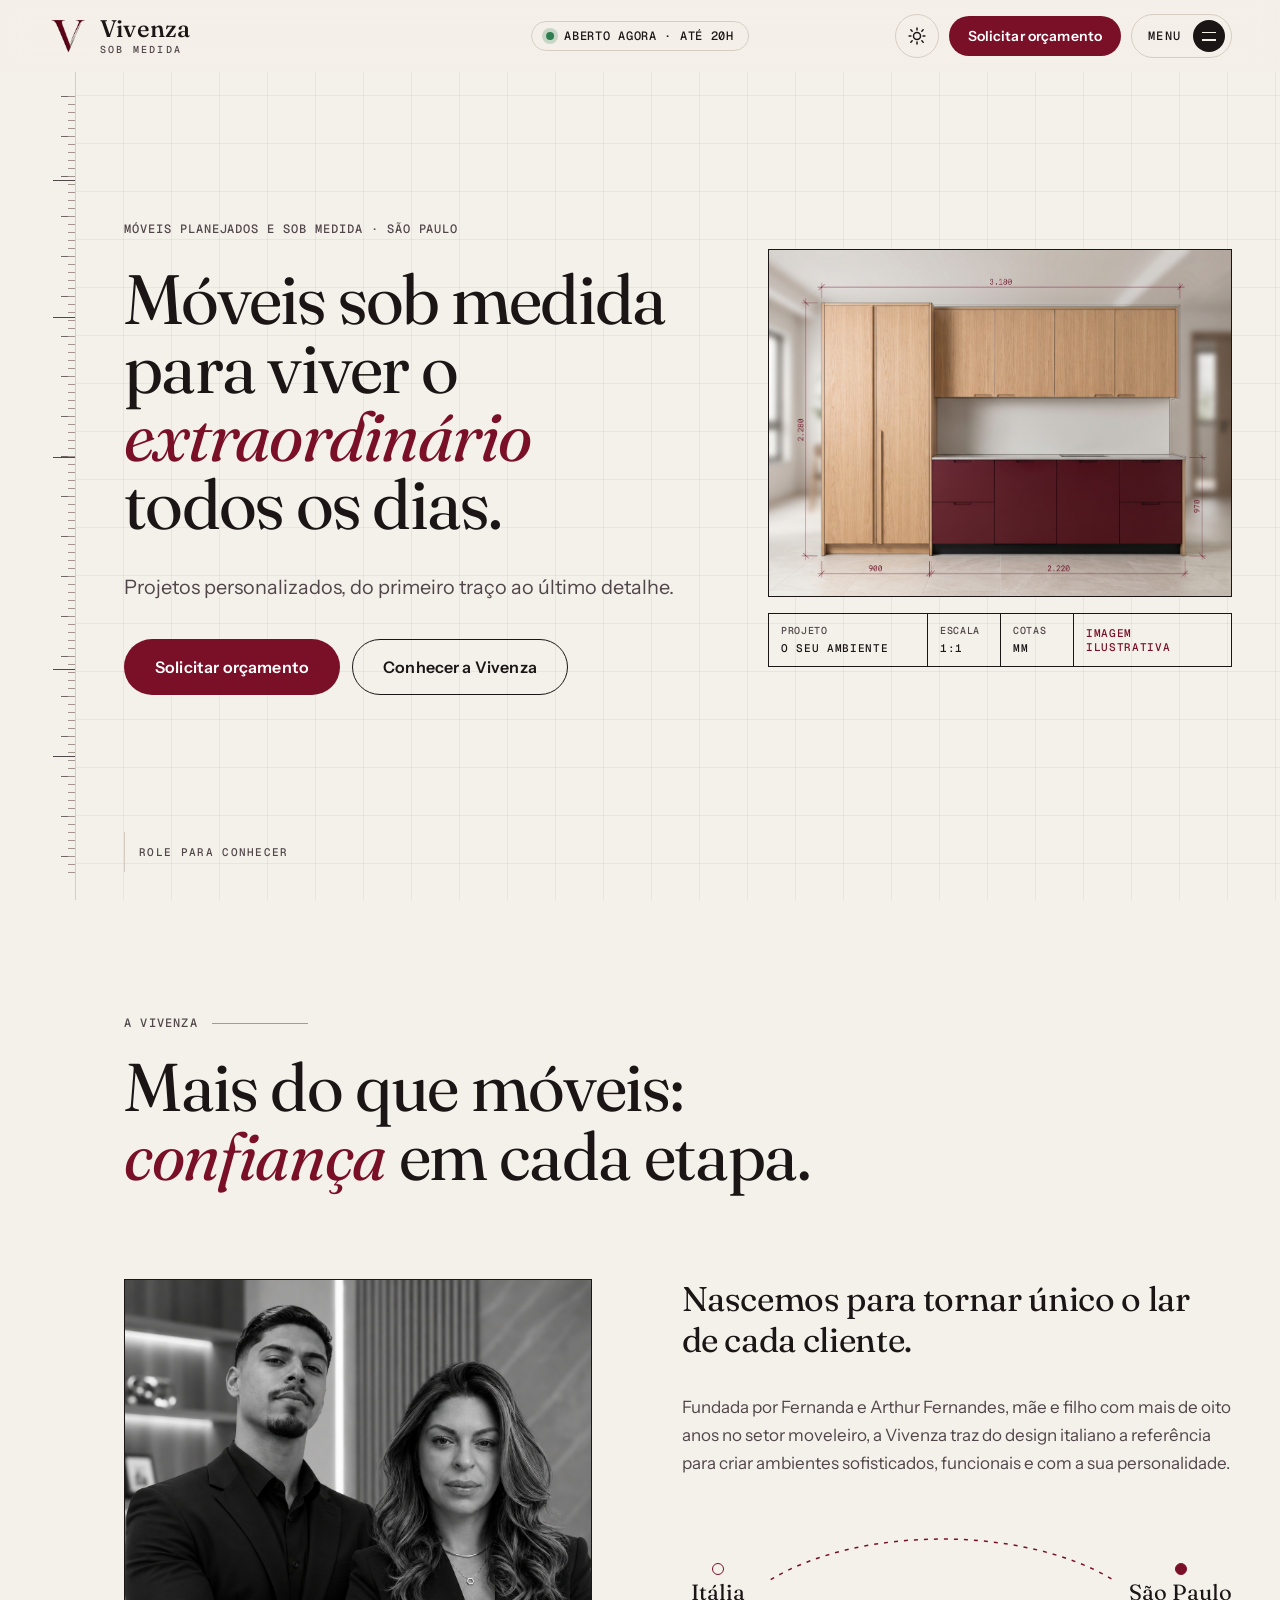
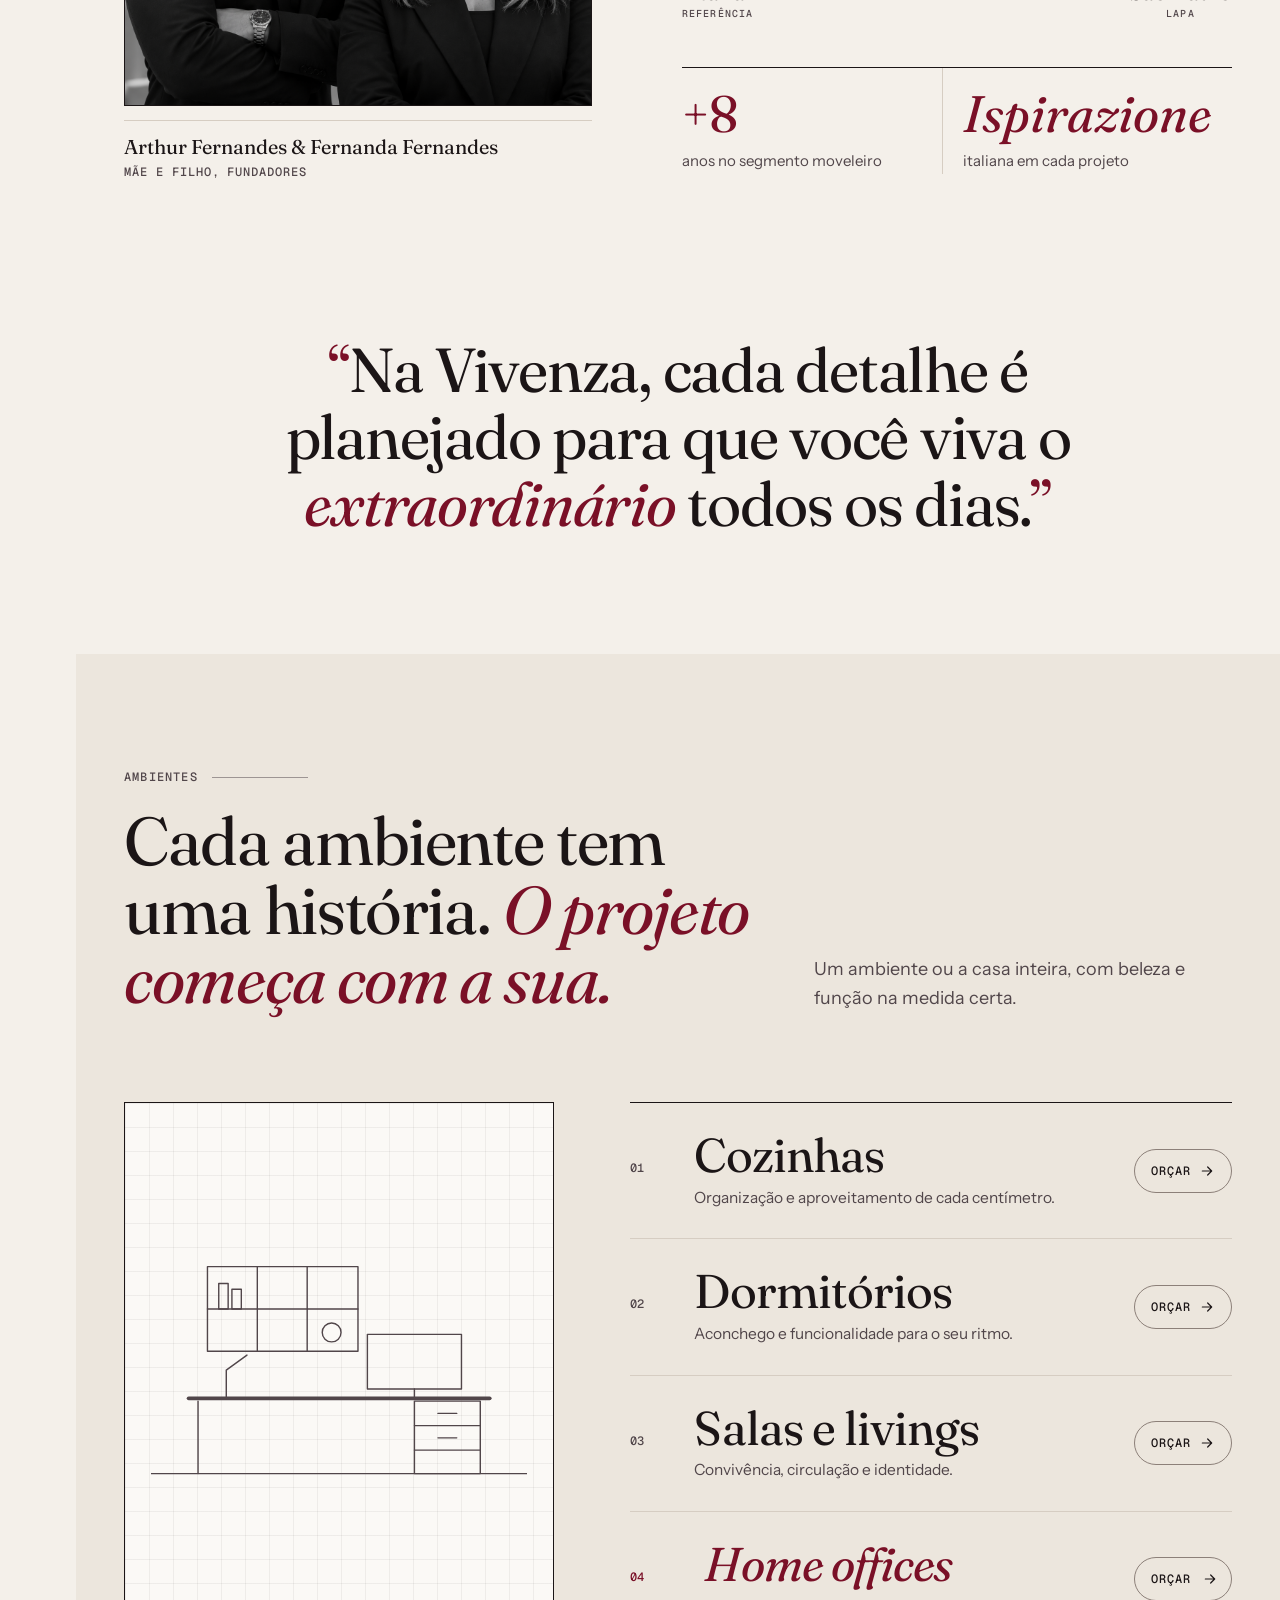
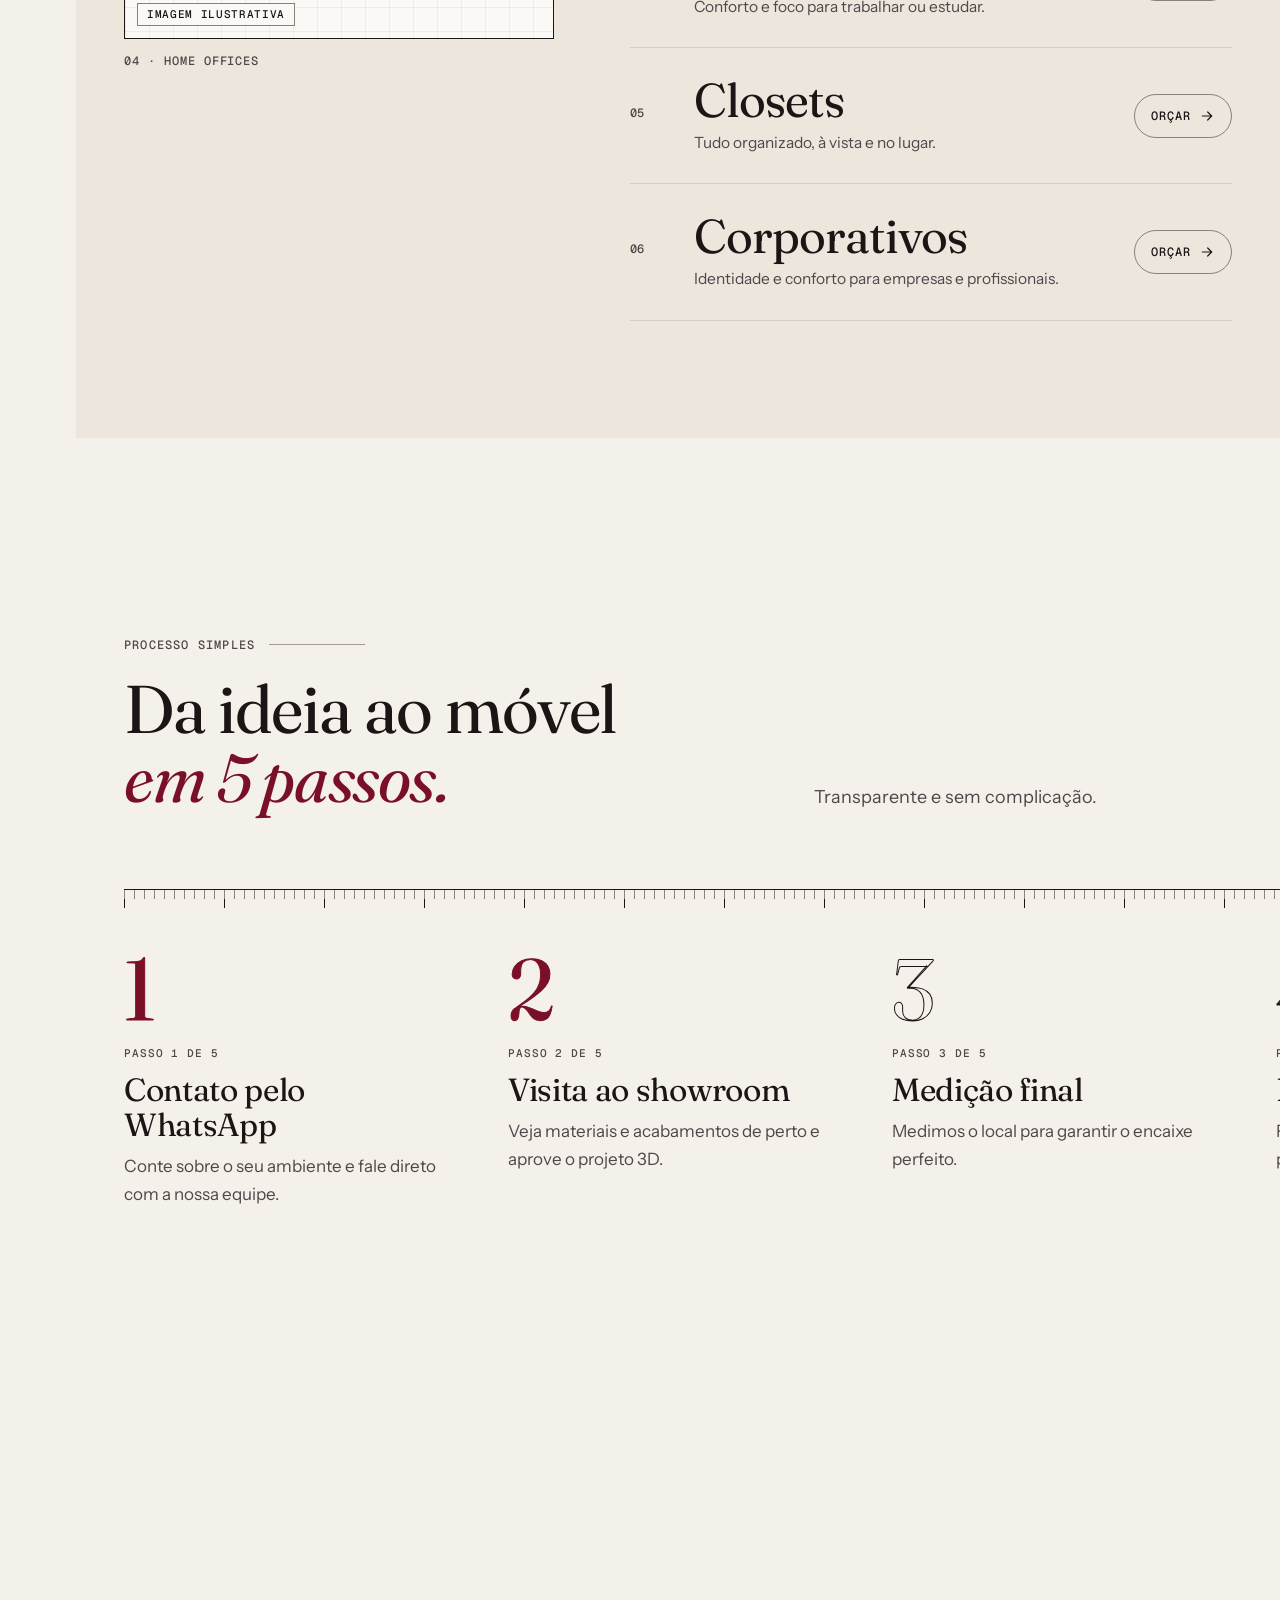
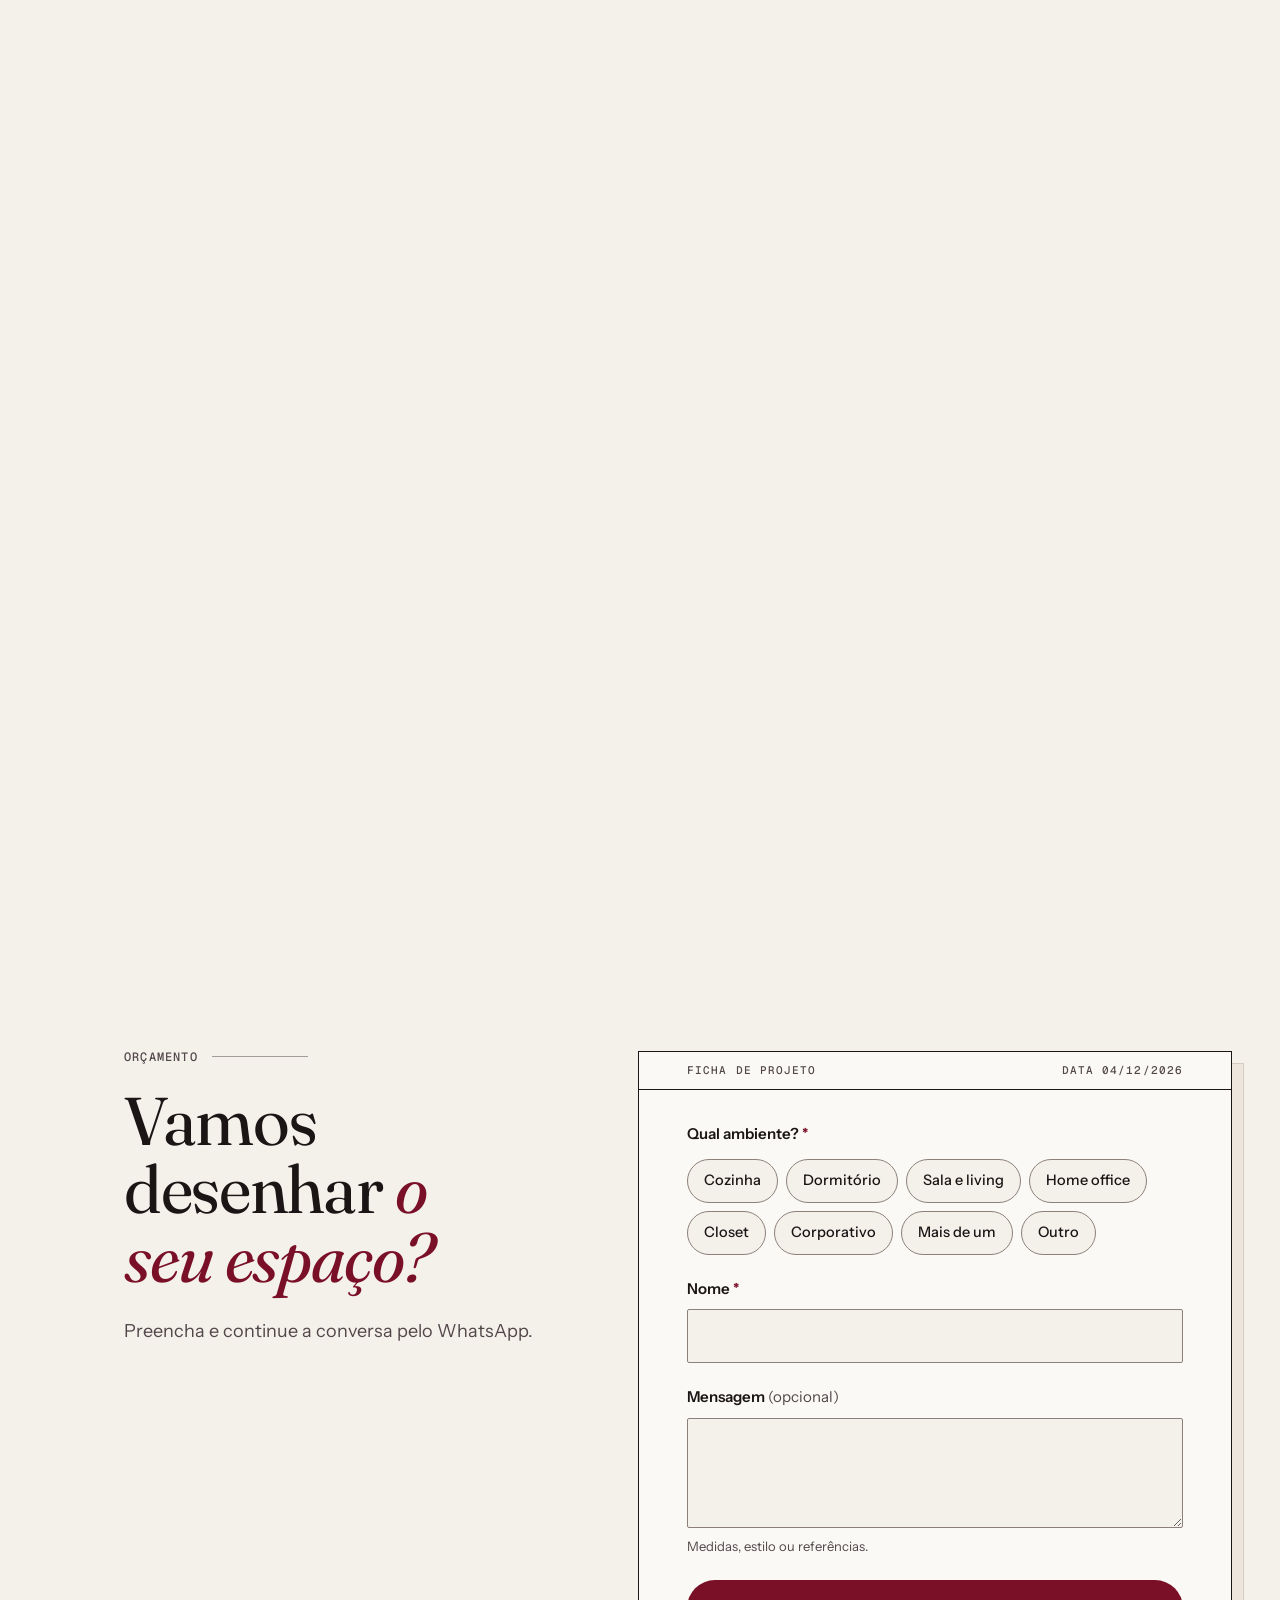
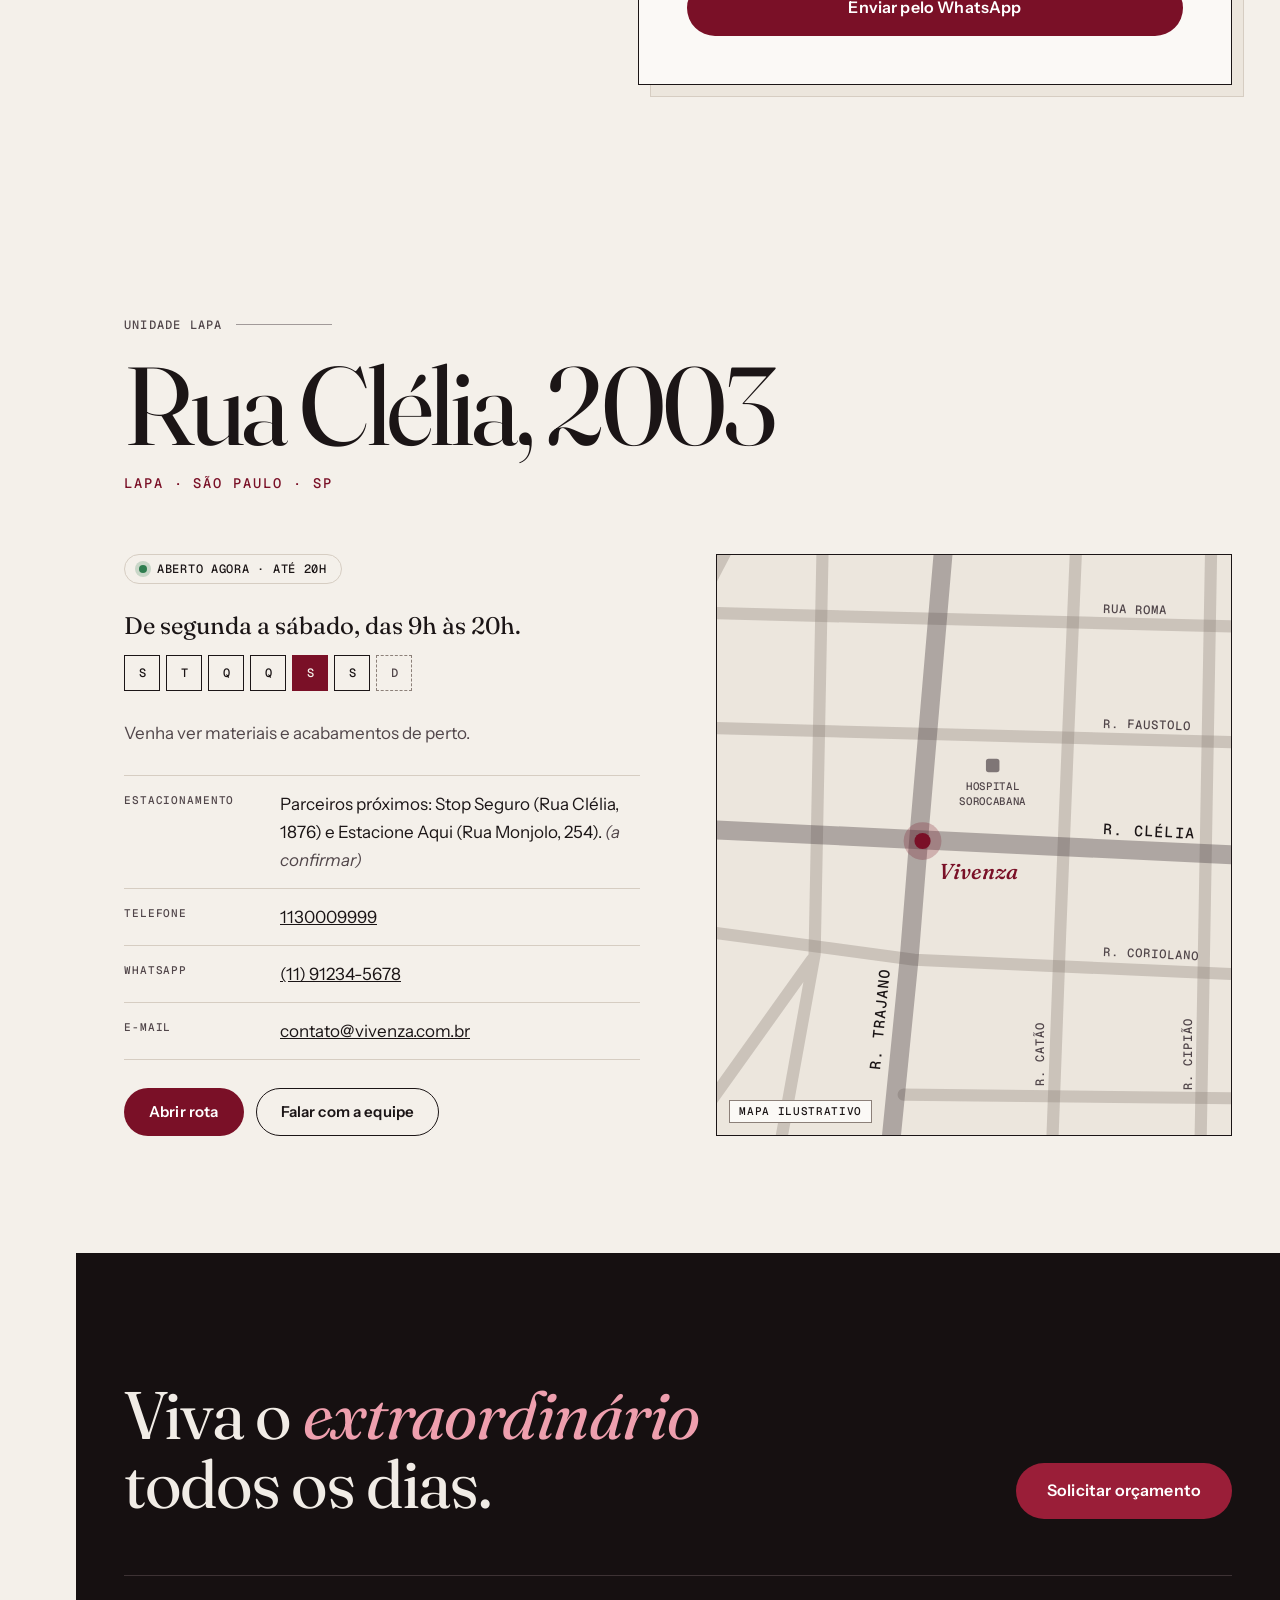
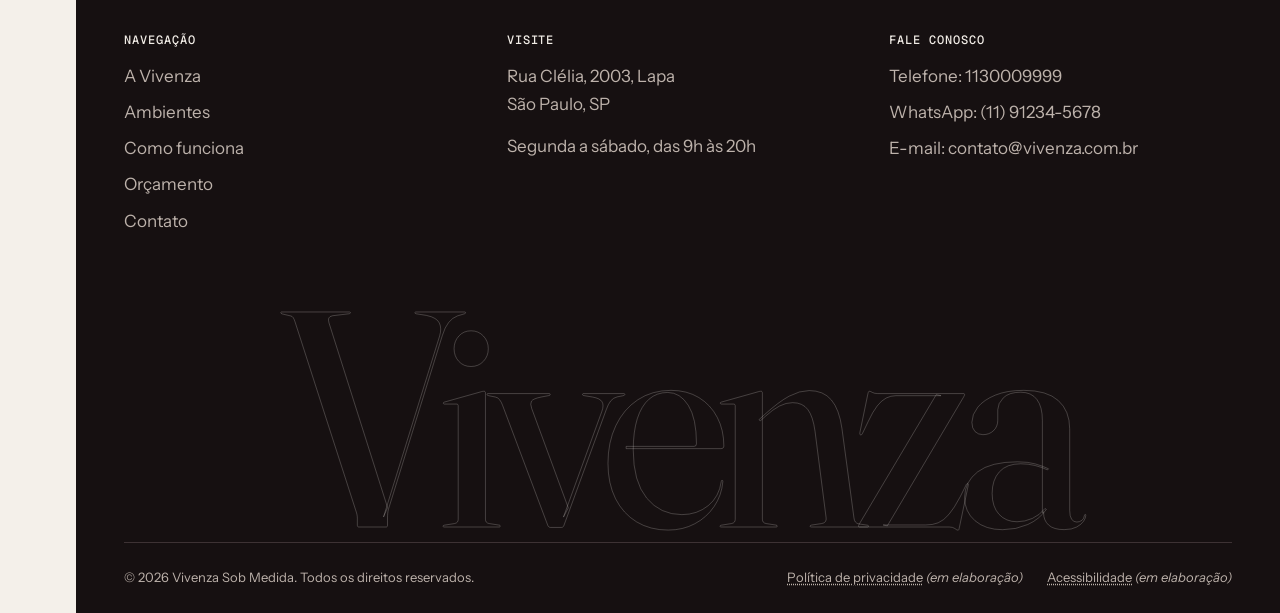
<file: index.html>
<!doctype html>
<html lang="pt-BR">
<head>
  <meta charset="utf-8">
  <meta name="viewport" content="width=device-width, initial-scale=1">
  <title>Vivenza Sob Medida | Móveis Planejados em São Paulo</title>
  <meta name="description" content="Móveis planejados e sob medida na Lapa, São Paulo. Projeto personalizado, produção na fábrica VITTA e instalação. Conheça a Vivenza e solicite seu orçamento.">

  <!-- TODO: confirmar o domínio definitivo antes da publicação (canonical e og:url). -->
  <link rel="canonical" href="https://vivenzasobmedida.com.br/">

  <meta name="theme-color" content="#F4F0EA" media="(prefers-color-scheme: light)">
  <meta name="theme-color" content="#110D0E" media="(prefers-color-scheme: dark)">
  <meta name="color-scheme" content="light dark">

  <!-- Open Graph -->
  <meta property="og:type" content="website">
  <meta property="og:locale" content="pt_BR">
  <meta property="og:site_name" content="Vivenza Sob Medida">
  <meta property="og:title" content="Vivenza Sob Medida | Móveis Planejados em São Paulo">
  <meta property="og:description" content="Móveis sob medida para viver o extraordinário todos os dias. Projeto personalizado, produção própria e instalação.">
  <meta property="og:url" content="https://vivenzasobmedida.com.br/">
  <!-- TODO: criar assets/img/og-vivenza.jpg (1200×630, foto real de projeto Vivenza) e descomentar as linhas abaixo. -->
  <!-- <meta property="og:image" content="https://vivenzasobmedida.com.br/assets/img/og-vivenza.jpg"> -->
  <!-- <meta property="og:image:alt" content="Ambiente planejado pela Vivenza Sob Medida"> -->
  <meta name="twitter:card" content="summary_large_image">

  <!-- Favicon gerado a partir da logo enviada (PNG). TODO: substituir por SVG oficial quando disponível. -->
  <link rel="icon" href="assets/favicon.png" type="image/png">
  <link rel="apple-touch-icon" href="assets/apple-touch-icon.png">

  <!-- Aplica o tema antes da primeira pintura para evitar flash de cor. -->
  <script>
    (function () {
      var t = null;
      try { t = localStorage.getItem('vivenza-theme'); } catch (e) {}
      if (t !== 'light' && t !== 'dark') {
        t = window.matchMedia && window.matchMedia('(prefers-color-scheme: dark)').matches ? 'dark' : 'light';
      }
      document.documentElement.setAttribute('data-theme', t);
      document.documentElement.classList.add('js');
    })();
  </script>

  <link rel="preconnect" href="https://fonts.googleapis.com">
  <link rel="preconnect" href="https://fonts.gstatic.com" crossorigin>
  <!-- Fraunces (títulos): serifa de contraste baixo, legível em todos os tamanhos. O eixo opsz é fixado no CSS. -->
  <link rel="stylesheet" href="https://fonts.googleapis.com/css2?family=Fraunces:ital,opsz,wght@0,9..144,400..600;1,9..144,400..600&family=Instrument+Sans:wght@400..600&family=Geist+Mono:wght@400;500&display=swap">
  <link rel="stylesheet" href="styles.css">

  <!--
    Dados estruturados: somente informações confirmadas pelo cliente (nome, endereço, horário e fundadores).
    TODO: adicionar "telephone", "email", "url", "image", "geo" e "sameAs" (redes sociais) após confirmação.
  -->
  <script type="application/ld+json">
  {
    "@context": "https://schema.org",
    "@type": "FurnitureStore",
    "name": "Vivenza Sob Medida",
    "description": "Móveis planejados e sob medida para residências e ambientes corporativos.",
    "founder": [
      { "@type": "Person", "name": "Fernanda Fernandes" },
      { "@type": "Person", "name": "Arthur Fernandes" }
    ],
    "address": {
      "@type": "PostalAddress",
      "streetAddress": "Rua Clélia, 2003",
      "addressLocality": "São Paulo",
      "addressRegion": "SP",
      "addressCountry": "BR"
    },
    "openingHoursSpecification": [{
      "@type": "OpeningHoursSpecification",
      "dayOfWeek": ["Monday", "Tuesday", "Wednesday", "Thursday", "Friday", "Saturday"],
      "opens": "09:00",
      "closes": "20:00"
    }]
  }
  </script>

  <script src="script.js" defer></script>
</head>
<body>
  <!--
    Ilustrações vetoriais usadas SOMENTE como espaço reservado para fotos.
    Não representam projetos reais da Vivenza. Remova cada uso quando a foto definitiva for inserida.
  -->
  <svg class="sprite" xmlns="http://www.w3.org/2000/svg" aria-hidden="true" focusable="false">
    <symbol id="ill-cozinha" viewBox="0 0 400 300">
      <path d="M0 260H400"/>
      <rect x="30" y="40" width="220" height="70"/>
      <path d="M103 40V110M176 40V110M92 90V100M114 90V100M165 90V100M187 90V100"/>
      <path d="M270 60H370M270 95H370"/>
      <rect x="290" y="42" width="14" height="18"/><circle cx="345" cy="85" r="10"/>
      <path class="thick" d="M20 165H380"/>
      <rect x="30" y="168" width="340" height="92"/>
      <path d="M115 168V260M200 168V260M285 168V260M285 198H370M285 228H370M103 180V200M127 180V200M188 180V200M318 183H338M318 213H338M318 243H338"/>
      <path d="M240 165V145a8 8 0 0 1 16 0"/>
    </symbol>
    <symbol id="ill-dormitorio" viewBox="0 0 400 300">
      <path d="M0 260H400"/>
      <rect x="70" y="50" width="260" height="150"/>
      <path d="M110 50V200M150 50V200M190 50V200M230 50V200M270 50V200M310 50V200"/>
      <rect x="95" y="165" width="210" height="70"/>
      <path d="M95 185H305M105 235V260M295 235V260"/>
      <rect x="115" y="143" width="70" height="24" rx="6"/><rect x="215" y="143" width="70" height="24" rx="6"/>
      <rect x="20" y="190" width="50" height="50"/><rect x="330" y="190" width="50" height="50"/>
      <path d="M20 215H70M330 215H380M45 190V162M355 190V162M35 162h20l-4-18h-12zM345 162h20l-4-18h-12z"/>
    </symbol>
    <symbol id="ill-living" viewBox="0 0 400 300">
      <path d="M0 260H400"/>
      <rect x="100" y="30" width="200" height="170"/>
      <rect x="135" y="65" width="130" height="75"/>
      <rect x="60" y="200" width="280" height="40"/>
      <path d="M153 200V240M246 200V240M75 240V260M325 240V260M185 220H215"/>
      <path d="M320 60H380M320 100H380M320 140H380"/>
      <rect x="330" y="82" width="14" height="18"/><circle cx="360" cy="130" r="10"/>
      <rect x="28" y="225" width="24" height="35"/>
      <path d="M40 225V170M40 195q-20-10-22-32M40 182q18-8 20-30"/>
    </symbol>
    <symbol id="ill-office" viewBox="0 0 400 300">
      <path d="M0 260H400"/>
      <rect x="60" y="40" width="160" height="90"/>
      <path d="M113 40V130M166 40V130M60 85H220"/>
      <rect x="72" y="58" width="10" height="27"/><rect x="86" y="64" width="10" height="21"/><circle cx="192" cy="110" r="10"/>
      <path class="thick" d="M40 180H360"/>
      <rect x="280" y="183" width="70" height="77"/>
      <path d="M280 209H350M280 235H350M305 196H325M305 222H325M50 183V260"/>
      <rect x="230" y="112" width="100" height="58"/>
      <path d="M280 170V180M80 180V150l22-16"/>
    </symbol>
    <symbol id="ill-closet" viewBox="0 0 400 300">
      <path d="M0 260H400"/>
      <rect x="40" y="20" width="320" height="240"/>
      <path d="M147 20V260M253 20V260"/>
      <path d="M55 60H135M65 66V160M80 66V150M95 66V170M110 66V145M125 66V160"/>
      <path d="M147 70H253M147 130H253M147 180H253M147 220H253M190 200H210M190 240H210"/>
      <rect x="163" y="100" width="32" height="30"/><rect x="205" y="108" width="32" height="22"/>
      <path d="M268 60H345M280 66V230M300 66V220M320 66V235M335 66V210"/>
    </symbol>
    <symbol id="ill-corporativo" viewBox="0 0 400 300">
      <path d="M0 260H400"/>
      <rect x="60" y="30" width="280" height="130"/>
      <path d="M90 30V160M120 30V160M150 30V160M250 30V160M280 30V160M310 30V160"/>
      <circle class="solid" cx="200" cy="95" r="24"/>
      <path class="thick" d="M70 167H330"/>
      <rect x="80" y="170" width="240" height="90"/>
      <path d="M80 200H320M80 230H320"/>
      <rect x="350" y="225" width="26" height="35"/>
      <path d="M363 225V175M363 198q-18-8-20-28M363 188q16-6 18-26"/>
    </symbol>
  </svg>

  <a class="skip-link" href="#conteudo">Ir para o conteúdo principal</a>

  <!-- ===================== HEADER ===================== -->
  <header class="site-header" data-header>
    <div class="site-header__inner">
      <!-- Símbolo "V" recortado da logo enviada (PNG). TODO: substituir pelo SVG oficial e confirmar o logotipo completo (símbolo + nome). -->
      <a class="brand" href="#inicio" aria-label="Vivenza Sob Medida, voltar ao início">
        <span class="brand__mark"><img src="assets/logo-vivenza-v-mark.png" alt="" width="36" height="36"></span>
        <span class="brand__text">
          <span class="brand__name">Vivenza</span>
          <span class="brand__tag">Sob Medida</span>
        </span>
      </a>

      <p class="open-status site-header__status" data-open-status hidden></p>

      <div class="site-header__actions">
        <button class="icon-btn theme-toggle" type="button" data-theme-toggle aria-label="Ativar modo escuro">
          <svg class="icon icon--sun" viewBox="0 0 24 24" aria-hidden="true" focusable="false"><circle cx="12" cy="12" r="4.2"/><path d="M12 2.5v2.2M12 19.3v2.2M4.6 4.6l1.6 1.6M17.8 17.8l1.6 1.6M2.5 12h2.2M19.3 12h2.2M4.6 19.4l1.6-1.6M17.8 6.2l1.6-1.6"/></svg>
          <svg class="icon icon--moon" viewBox="0 0 24 24" aria-hidden="true" focusable="false"><path d="M20 14.5A8 8 0 0 1 9.5 4a8 8 0 1 0 10.5 10.5Z"/></svg>
        </button>
        <a class="btn btn--primary btn--sm site-header__cta" href="#orcamento">Solicitar orçamento</a>
        <button class="menu-toggle" type="button" data-menu-toggle aria-controls="site-menu" aria-expanded="false" aria-label="Abrir menu">
          <span class="menu-toggle__label" data-menu-label>Menu</span>
          <span class="menu-toggle__bars" aria-hidden="true"><span></span><span></span></span>
        </button>
      </div>
    </div>

    <!-- Menu em tela cheia (todas as larguras). Foco preso enquanto aberto; Esc fecha. -->
    <div class="menu" id="site-menu" data-nav-panel>
      <div class="menu__inner">
        <nav class="menu__nav" aria-label="Navegação principal">
          <ol class="menu__list" data-nav-list>
            <li><a href="#a-vivenza">A Vivenza</a></li>
            <li><a href="#ambientes">Ambientes</a></li>
            <li><a href="#como-funciona">Como funciona</a></li>
            <!-- Seções ocultas por enquanto. Restaurar junto com as seções:
            <li><a href="#a-fabrica">A fábrica</a></li>
            <li><a href="#projetos">Projetos</a></li>
            <li><a href="#avaliacoes">Avaliações</a></li>
            -->
            <li><a href="#orcamento">Orçamento</a></li>
            <li><a href="#contato">Contato</a></li>
          </ol>
        </nav>
        <div class="menu__aside">
          <p class="mono-label">Visite</p>
          <address>Rua Clélia, 2003<br>Lapa, São Paulo, SP</address>
          <p>Segunda a sábado, das 9h às 20h</p>
          <a class="btn btn--primary" href="#orcamento">Solicitar orçamento</a>
        </div>
      </div>
    </div>
  </header>

  <!-- Régua lateral (desktop largo): índice das seções + progresso da leitura. -->
  <nav class="rail" aria-label="Índice das seções">
    <div class="rail__track" aria-hidden="true"><span class="rail__fill" data-rail-fill></span></div>
    <ol class="rail__list" data-nav-list>
      <li><a href="#a-vivenza"><span class="rail__label">A Vivenza</span></a></li>
      <li><a href="#ambientes"><span class="rail__label">Ambientes</span></a></li>
      <li><a href="#como-funciona"><span class="rail__label">Como funciona</span></a></li>
      <!-- Seções ocultas por enquanto. Restaurar junto com as seções:
      <li><a href="#a-fabrica"><span class="rail__label">A fábrica</span></a></li>
      <li><a href="#projetos"><span class="rail__label">Projetos</span></a></li>
      <li><a href="#avaliacoes"><span class="rail__label">Avaliações</span></a></li>
      -->
      <li><a href="#orcamento"><span class="rail__label">Orçamento</span></a></li>
      <li><a href="#contato"><span class="rail__label">Contato</span></a></li>
    </ol>
  </nav>

  <main id="conteudo" tabindex="-1">

    <!-- ===================== HERO ===================== -->
    <section class="hero" id="inicio" aria-labelledby="hero-title">
      <div class="container hero__grid">
        <div class="hero__content">
          <p class="mono-label hero__eyebrow">Móveis planejados e sob medida · São Paulo</p>
          <h1 id="hero-title" class="hero__title">
            <span class="hero__line">Móveis sob medida para viver o</span>
            <span class="hero__line"><em>extraordinário</em></span>
            <span class="hero__line">todos os dias.</span>
          </h1>
          <p class="hero__lead">Projetos personalizados, do primeiro traço ao último detalhe.</p>
          <div class="btn-row">
            <a class="btn btn--primary btn--lg" href="#orcamento">Solicitar orçamento</a>
            <a class="btn btn--line btn--lg" href="#a-vivenza">Conhecer a Vivenza</a>
          </div>
        </div>

        <figure class="hero__drawing">
          <!--
            Imagem ilustrativa gerada por IA (não é projeto real). O prompt usado está no README.
            Se o arquivo faltar, a imagem é removida e fica visível o espaço reservado.
          -->
          <div class="hero__photo">
            <span class="hero__photo-ph" aria-hidden="true">Foto do móvel · a receber</span>
            <img src="assets/img/hero-photo-1.jpeg" alt="Cozinha planejada em vista frontal, com coluna e armários aéreos em carvalho e gabinetes inferiores em laca bordô, com as cotas indicadas em milímetros." width="2400" height="1792" fetchpriority="high" decoding="async" onerror="this.remove()">
          </div>

          <figcaption class="stamp">
            <span class="stamp__cell"><span class="stamp__k">Projeto</span><span class="stamp__v">O seu ambiente</span></span>
            <span class="stamp__cell"><span class="stamp__k">Escala</span><span class="stamp__v">1:1</span></span>
            <span class="stamp__cell"><span class="stamp__k">Cotas</span><span class="stamp__v">mm</span></span>
            <span class="stamp__cell stamp__cell--note"><span class="stamp__v">Imagem ilustrativa</span></span>
          </figcaption>
        </figure>
      </div>

      <a class="scroll-cue" href="#a-vivenza"><span class="scroll-cue__line" aria-hidden="true"></span>Role para conhecer</a>
    </section>

    <!-- ===================== A VIVENZA ===================== -->
    <section class="section about" id="a-vivenza" aria-labelledby="about-title">
      <div class="container">
        <header class="shead">
          <p class="shead__index"><span>A Vivenza</span></p>
          <h2 id="about-title" class="shead__title">Mais do que móveis: <em>confiança</em> em cada etapa.</h2>
        </header>

        <div class="about__grid">
          <div class="about__founders">
            <img class="founders-photo" src="assets/img/founders.png" alt="Fernanda Fernandes e Arthur Fernandes, fundadores da Vivenza Sob Medida." width="1312" height="1199" loading="lazy" decoding="async">
            <p class="founders-caption"><strong>Arthur Fernandes &amp; Fernanda Fernandes</strong><span>Mãe e filho, fundadores</span></p>
          </div>

          <div class="about__story">
            <p class="about__lead">Nascemos para tornar único o lar de cada cliente.</p>
            <div class="prose">
              <p>Fundada por Fernanda e Arthur Fernandes, mãe e filho com mais de oito anos no setor moveleiro, a Vivenza traz do design italiano a referência para criar ambientes sofisticados, funcionais e com a sua personalidade.</p>
            </div>

            <div class="route" aria-hidden="true">
              <span class="route__point"><span class="route__dot"></span>Itália<small>referência</small></span>
              <svg class="route__line" viewBox="0 0 300 60" preserveAspectRatio="none"><path d="M4 50C80 -8 220 -8 296 50"/></svg>
              <span class="route__point"><span class="route__dot route__dot--fill"></span>São Paulo<small>Lapa</small></span>
            </div>

            <dl class="about__facts">
              <div><dt>+8</dt><dd>anos no segmento moveleiro</dd></div>
              <div><dt><em>Ispirazione</em></dt><dd>italiana em cada projeto</dd></div>
            </dl>
          </div>
        </div>

        <figure class="manifesto">
          <blockquote><p>Na Vivenza, cada detalhe é planejado para que você viva o <em>extraordinário</em> todos os dias.</p></blockquote>
        </figure>
      </div>
    </section>

    <!-- ===================== AMBIENTES ===================== -->
    <section class="section rooms" id="ambientes" aria-labelledby="rooms-title">
      <div class="container">
        <header class="shead shead--split">
          <div>
            <p class="shead__index"><span>Ambientes</span></p>
            <h2 id="rooms-title" class="shead__title">Cada ambiente tem uma história. <em>O projeto começa com a sua.</em></h2>
          </div>
          <p class="shead__intro">Um ambiente ou a casa inteira, com beleza e função na medida certa.</p>
        </header>

        <div class="rooms__layout" data-rooms>
          <!--
            TODO (Ambientes): substituir as ilustrações por fotos reais (uma por ambiente), ex.:
            <img src="assets/img/ambiente-cozinha.webp" alt="Cozinha planejada..., projeto Vivenza" width="1200" height="900" loading="lazy" decoding="async">
          -->
          <div class="rooms__preview" aria-hidden="true">
            <div class="rooms__frame">
              <div class="ph is-active" data-preview="cozinha"><svg class="ph__art"><use href="#ill-cozinha"/></svg></div>
              <div class="ph" data-preview="dormitorio"><svg class="ph__art"><use href="#ill-dormitorio"/></svg></div>
              <div class="ph" data-preview="living"><svg class="ph__art"><use href="#ill-living"/></svg></div>
              <div class="ph" data-preview="home-office"><svg class="ph__art"><use href="#ill-office"/></svg></div>
              <div class="ph" data-preview="closet"><svg class="ph__art"><use href="#ill-closet"/></svg></div>
              <div class="ph" data-preview="corporativo"><svg class="ph__art"><use href="#ill-corporativo"/></svg></div>
              <span class="ph__tag">Imagem ilustrativa</span>
            </div>
            <p class="rooms__caption mono-label" data-preview-caption>01 · Cozinhas</p>
          </div>

          <ol class="rooms__list">
            <li class="room" data-room="cozinha">
              <span class="room__num" aria-hidden="true">01</span>
              <h3 class="room__title">Cozinhas</h3>
              <p class="room__desc">Organização e aproveitamento de cada centímetro.</p>
              <a class="room__link" href="#orcamento" data-ambiente="cozinha">Orçar<span class="visually-hidden"> cozinha</span><svg class="icon" viewBox="0 0 24 24" aria-hidden="true" focusable="false"><path d="M5 12h14M13 6l6 6-6 6"/></svg></a>
            </li>
            <li class="room" data-room="dormitorio">
              <span class="room__num" aria-hidden="true">02</span>
              <h3 class="room__title">Dormitórios</h3>
              <p class="room__desc">Aconchego e funcionalidade para o seu ritmo.</p>
              <a class="room__link" href="#orcamento" data-ambiente="dormitorio">Orçar<span class="visually-hidden"> dormitório</span><svg class="icon" viewBox="0 0 24 24" aria-hidden="true" focusable="false"><path d="M5 12h14M13 6l6 6-6 6"/></svg></a>
            </li>
            <li class="room" data-room="living">
              <span class="room__num" aria-hidden="true">03</span>
              <h3 class="room__title">Salas e livings</h3>
              <p class="room__desc">Convivência, circulação e identidade.</p>
              <a class="room__link" href="#orcamento" data-ambiente="living">Orçar<span class="visually-hidden"> sala e living</span><svg class="icon" viewBox="0 0 24 24" aria-hidden="true" focusable="false"><path d="M5 12h14M13 6l6 6-6 6"/></svg></a>
            </li>
            <li class="room" data-room="home-office">
              <span class="room__num" aria-hidden="true">04</span>
              <h3 class="room__title">Home offices</h3>
              <p class="room__desc">Conforto e foco para trabalhar ou estudar.</p>
              <a class="room__link" href="#orcamento" data-ambiente="home-office">Orçar<span class="visually-hidden"> home office</span><svg class="icon" viewBox="0 0 24 24" aria-hidden="true" focusable="false"><path d="M5 12h14M13 6l6 6-6 6"/></svg></a>
            </li>
            <li class="room" data-room="closet">
              <span class="room__num" aria-hidden="true">05</span>
              <h3 class="room__title">Closets</h3>
              <p class="room__desc">Tudo organizado, à vista e no lugar.</p>
              <a class="room__link" href="#orcamento" data-ambiente="closet">Orçar<span class="visually-hidden"> closet</span><svg class="icon" viewBox="0 0 24 24" aria-hidden="true" focusable="false"><path d="M5 12h14M13 6l6 6-6 6"/></svg></a>
            </li>
            <li class="room" data-room="corporativo">
              <span class="room__num" aria-hidden="true">06</span>
              <h3 class="room__title">Corporativos</h3>
              <p class="room__desc">Identidade e conforto para empresas e profissionais.</p>
              <a class="room__link" href="#orcamento" data-ambiente="corporativo">Orçar<span class="visually-hidden"> ambiente corporativo</span><svg class="icon" viewBox="0 0 24 24" aria-hidden="true" focusable="false"><path d="M5 12h14M13 6l6 6-6 6"/></svg></a>
            </li>
          </ol>
        </div>
      </div>
    </section>

    <!-- ===================== COMO FUNCIONA ===================== -->
    <!--
      Etapas e textos conforme o material enviado pelo cliente (PDF "SITE VIVENZA").
      Em desktop com JS e sem "reduzir movimento", a trilha rola na horizontal enquanto a página rola na vertical.
      Sem JS, em telas menores ou com movimento reduzido, vira uma lista comum.
      TODO: ativar o link de WhatsApp quando CONFIG.whatsapp existir.
    -->
    <section class="section process" id="como-funciona" aria-labelledby="process-title" data-process>
      <div class="process__sticky" data-process-sticky>
        <div class="container process__head">
          <div>
            <p class="shead__index"><span>Processo simples</span></p>
            <h2 id="process-title" class="shead__title">Da ideia ao móvel <em>em 5 passos.</em></h2>
          </div>
          <p class="shead__intro">Transparente e sem complicação.</p>
        </div>

        <div class="process__viewport" data-process-viewport>
          <ol class="process__track" data-process-track>
            <li class="pstep">
              <span class="pstep__num" aria-hidden="true">1</span>
              <div class="pstep__body">
                <p class="pstep__kicker mono-label">Passo 1 de 5</p>
                <h3 class="pstep__title">Contato pelo WhatsApp</h3>
                <p>Conte sobre o seu ambiente e fale direto com a nossa equipe.</p>
              </div>
            </li>
            <li class="pstep">
              <span class="pstep__num" aria-hidden="true">2</span>
              <div class="pstep__body">
                <p class="pstep__kicker mono-label">Passo 2 de 5</p>
                <h3 class="pstep__title">Visita ao showroom</h3>
                <p>Veja materiais e acabamentos de perto e aprove o projeto 3D.</p>
              </div>
            </li>
            <li class="pstep">
              <span class="pstep__num" aria-hidden="true">3</span>
              <div class="pstep__body">
                <p class="pstep__kicker mono-label">Passo 3 de 5</p>
                <h3 class="pstep__title">Medição final</h3>
                <p>Medimos o local para garantir o encaixe perfeito.</p>
              </div>
            </li>
            <li class="pstep">
              <span class="pstep__num" aria-hidden="true">4</span>
              <div class="pstep__body">
                <p class="pstep__kicker mono-label">Passo 4 de 5</p>
                <h3 class="pstep__title">Produção</h3>
                <p>Fabricação própria, com materiais de primeira linha.</p>
              </div>
            </li>
            <li class="pstep">
              <span class="pstep__num" aria-hidden="true">5</span>
              <div class="pstep__body">
                <p class="pstep__kicker mono-label">Passo 5 de 5</p>
                <h3 class="pstep__title">Entrega e instalação</h3>
                <p>Entregamos, instalamos e você aproveita.</p>
              </div>
            </li>
            <li class="pstep pstep--end">
              <p class="pstep__end-title">O próximo projeto pode ser o seu.</p>
              <a class="btn btn--primary btn--lg" href="#orcamento">Começar meu projeto</a>
            </li>
          </ol>
          <div class="tape" aria-hidden="true"><span class="tape__fill" data-tape-fill></span></div>
        </div>
      </div>
    </section>

    <!-- ===================== A FÁBRICA VITTA (oculta) ===================== -->
    <!-- Oculta com display: none até o cliente enviar mais fotos/referências. Para restaurar, remova o style e descomente os links no menu, na régua e no rodapé. -->
    <!--
      Texto conforme o material do cliente.
      TODO (confirmar): relação institucional Vivenza × VITTA e autorização de uso de imagens/vídeo da fábrica.
    -->
    <section class="section factory" id="a-fabrica" style="display: none" aria-labelledby="factory-title">
      <div class="container">
        <header class="shead shead--split">
          <div>
            <p class="shead__index"><span>Fábrica VITTA · Colombo, PR</span></p>
            <h2 id="factory-title" class="shead__title">A precisão começa <em>na produção.</em></h2>
          </div>
          <p class="shead__intro">Nossa fábrica VITTA, localizada em Colombo, no Paraná, reúne tecnologia avançada e um moderno sistema de gestão de estoque e produção, operado por software em tempo real.</p>
        </header>

        <div class="factory__grid">
          <div class="factory__plan">
            <dl class="figures">
              <div class="figure">
                <dt class="visually-hidden">Parque fabril</dt>
                <dd>
                  <span class="figure__value"><span class="figure__pre">+</span><span data-count="28000">28.000</span><span class="figure__unit">m²</span></span>
                  <span class="figure__label"><span class="swatch swatch--inner" aria-hidden="true"></span>de parque fabril</span>
                </dd>
              </div>
              <div class="figure">
                <dt class="visually-hidden">Área total</dt>
                <dd>
                  <span class="figure__value"><span class="figure__pre">+</span><span data-count="75000">75.000</span><span class="figure__unit">m²</span></span>
                  <span class="figure__label"><span class="swatch swatch--outer" aria-hidden="true"></span>de área total</span>
                </dd>
              </div>
            </dl>
            <figure class="plan">
              <svg class="plan__svg" viewBox="0 0 300 300" aria-hidden="true" focusable="false">
                <defs>
                  <pattern id="hatch" width="8" height="8" patternUnits="userSpaceOnUse" patternTransform="rotate(45)">
                    <path d="M0 0V8"/>
                  </pattern>
                </defs>
                <rect class="plan__outer" x="10" y="10" width="280" height="280"/>
                <rect class="plan__inner-fill" x="10" y="119" width="171" height="171"/>
                <rect class="plan__inner" x="10" y="119" width="171" height="171"/>
                <path class="plan__grid" d="M80 10V290M150 10V290M220 10V290M10 80H290M10 150H290M10 220H290"/>
              </svg>
              <figcaption>Proporção entre as duas áreas. Representação esquemática, não é a planta da fábrica.</figcaption>
            </figure>
          </div>

          <div class="factory__story">
            <!--
              TODO (Vídeo): o PDF do cliente cita "fabricavitta.mp4", arquivo ainda não recebido.
              Quando chegar: assets/video/fabrica-vitta.mp4 (H.264, até ~8 MB) + poster assets/img/fabrica-vitta-poster.webp.
              Markup sugerido (sem autoplay com som):
              <video class="factory__video" controls playsinline preload="none" poster="assets/img/fabrica-vitta-poster.webp">
                <source src="assets/video/fabrica-vitta.mp4" type="video/mp4">
              </video>
            -->
            <div class="video-ph" role="img" aria-label="Espaço reservado para o vídeo da fábrica VITTA, ainda não recebido.">
              <span class="video-ph__play" aria-hidden="true"><svg viewBox="0 0 24 24" focusable="false"><path d="M8 5.5v13l11-6.5Z"/></svg></span>
              <span class="video-ph__label" aria-hidden="true">Vídeo da fábrica · a receber</span>
            </div>
            <div class="prose">
              <p>Isso permite o acompanhamento preciso de cada projeto, garantindo eficiência e rastreabilidade em todas as etapas.</p>
              <p>Todo o ciclo produtivo é cuidadosamente inspecionado por nossa equipe de colaboradores, assegurando que cada detalhe seja executado com máxima precisão e qualidade.</p>
            </div>
            <ul class="factory__tags">
              <li>Software em tempo real</li>
              <li>Gestão de estoque</li>
              <li>Rastreabilidade</li>
              <li>Inspeção de todo o ciclo</li>
            </ul>
          </div>
        </div>
      </div>
    </section>

    <!-- ===================== PROJETOS (oculta) ===================== -->
    <!-- Oculta com display: none até o cliente enviar mais fotos/referências. Para restaurar, remova o style e descomente os links no menu, na régua e no rodapé. -->
    <section class="section projects" id="projetos" style="display: none" aria-labelledby="projects-title">
      <div class="container">
        <header class="shead shead--split">
          <div>
            <p class="shead__index"><span>Projetos</span></p>
            <h2 id="projects-title" class="shead__title">Projetos que <em>permanecem.</em></h2>
          </div>
          <p class="shead__intro">Cada projeto traduz uma rotina, uma personalidade e uma forma diferente de viver o espaço.</p>
        </header>

        <!-- Os projetos são gerados a partir do array PROJECTS em script.js. -->
        <div class="filters" role="group" aria-label="Filtrar projetos por ambiente" data-filters>
          <button type="button" class="chip" data-filter="todos" aria-pressed="true">Todos</button>
          <button type="button" class="chip" data-filter="cozinha" aria-pressed="false">Cozinhas</button>
          <button type="button" class="chip" data-filter="dormitorio" aria-pressed="false">Dormitórios</button>
          <button type="button" class="chip" data-filter="living" aria-pressed="false">Salas e livings</button>
          <button type="button" class="chip" data-filter="home-office" aria-pressed="false">Home offices</button>
          <button type="button" class="chip" data-filter="closet" aria-pressed="false">Closets</button>
          <button type="button" class="chip" data-filter="corporativo" aria-pressed="false">Corporativo</button>
        </div>

        <p class="visually-hidden" aria-live="polite" data-gallery-status></p>
        <ul class="bento" data-gallery></ul>
        <noscript><p class="notice">Ative o JavaScript para visualizar a galeria de projetos.</p></noscript>

        <div class="gallery-foot">
          <p class="notice" data-gallery-notice hidden>
            <svg class="icon" viewBox="0 0 24 24" aria-hidden="true" focusable="false"><circle cx="12" cy="12" r="9"/><path d="M12 11v5M12 7.5v.5"/></svg>
            <span>Os projetos exibidos são exemplos ilustrativos e serão substituídos pelo portfólio real da Vivenza.</span>
          </p>
          <a class="btn btn--primary btn--lg" href="#orcamento">Quero um projeto como este</a>
        </div>
      </div>
    </section>

    <!-- Visualização ampliada (dialog nativo: foco preso, Esc fecha, foco retorna ao gatilho) -->
    <dialog class="lightbox" data-lightbox aria-labelledby="lightbox-title">
      <div class="lightbox__inner">
        <button type="button" class="icon-btn lightbox__close" data-lightbox-close aria-label="Fechar visualização">
          <svg class="icon" viewBox="0 0 24 24" aria-hidden="true" focusable="false"><path d="M6 6l12 12M18 6L6 18"/></svg>
        </button>
        <div class="lightbox__media" data-lightbox-media></div>
        <div class="lightbox__body">
          <p class="lightbox__cat mono-label" data-lightbox-cat></p>
          <h2 class="lightbox__title" id="lightbox-title" data-lightbox-title></h2>
          <p data-lightbox-desc></p>
          <p class="lightbox__count mono-label" data-lightbox-count></p>
          <div class="lightbox__actions">
            <button type="button" class="btn btn--line btn--sm" data-lightbox-prev>
              <svg class="icon" viewBox="0 0 24 24" aria-hidden="true" focusable="false"><path d="M15 6l-6 6 6 6"/></svg>Anterior
            </button>
            <button type="button" class="btn btn--line btn--sm" data-lightbox-next>
              Próximo<svg class="icon" viewBox="0 0 24 24" aria-hidden="true" focusable="false"><path d="M9 6l6 6-6 6"/></svg>
            </button>
          </div>
          <a class="btn btn--primary" href="#orcamento" data-lightbox-cta>Quero um projeto como este</a>
        </div>
      </div>
    </dialog>

    <!-- ===================== AVALIAÇÕES (oculta) ===================== -->
    <!-- Oculta com display: none até o cliente enviar mais fotos/referências. Para restaurar, remova o style e descomente os links no menu, na régua e no rodapé. -->
    <!--
      TODO (Avaliações): o PDF do cliente traz duas avaliações do Google (Vera Rodrigues e Geovane), mas elas se referem
      à empresa "SmartHome" e ao atendimento de Arthur naquela loja. Não foram publicadas aqui para não atribuir à Vivenza
      avaliações de outra marca. Publicar somente avaliações da Vivenza, com autorização, via array TESTIMONIALS (script.js).
    -->
    <section class="section reviews" id="avaliacoes" style="display: none" aria-labelledby="reviews-title">
      <div class="container">
        <header class="shead shead--split">
          <div>
            <p class="shead__index"><span>Avaliações</span></p>
            <h2 id="reviews-title" class="shead__title">A experiência de quem <em>escolheu a Vivenza.</em></h2>
          </div>
          <p class="shead__intro">Cada projeto é feito para um cliente. Cada entrega representa uma experiência construída em conjunto.</p>
        </header>

        <ul class="testimonials" data-testimonials hidden></ul>

        <div class="reasons" data-testimonials-fallback>
          <h3 class="reasons__title mono-label">Por que nossos clientes escolhem a Vivenza</h3>
          <ol class="reasons__list">
            <li><span class="reasons__num" aria-hidden="true">i.</span>Atendimento próximo e consultivo.</li>
            <li><span class="reasons__num" aria-hidden="true">ii.</span>Projeto pensado para a rotina de cada cliente.</li>
            <li><span class="reasons__num" aria-hidden="true">iii.</span>Cuidado com materiais, detalhes e acabamentos.</li>
            <li><span class="reasons__num" aria-hidden="true">iv.</span>Acompanhamento das etapas do projeto.</li>
            <li><span class="reasons__num" aria-hidden="true">v.</span>Estrutura produtiva para apoiar precisão e qualidade.</li>
          </ol>
        </div>
      </div>
    </section>

    <!-- ===================== ORÇAMENTO ===================== -->
    <section class="section quote" id="orcamento" aria-labelledby="form-title">
      <div class="container quote__grid">
        <div class="quote__intro">
          <p class="shead__index"><span>Orçamento</span></p>
          <h2 id="form-title" class="shead__title">Vamos desenhar <em>o seu espaço?</em></h2>
          <p class="shead__intro">Preencha e continue a conversa pelo WhatsApp.</p>
        </div>

        <div class="sheet">
          <div class="sheet__head" aria-hidden="true">
            <span>Ficha de projeto</span>
            <span>Data <span data-today>—</span></span>
          </div>

          <div class="form-alert form-alert--error" role="alert" data-form-error hidden tabindex="-1">
            <p class="form-alert__title" data-form-error-title>Verifique os campos destacados e tente novamente.</p>
            <ul data-form-error-list></ul>
          </div>

          <div class="form-alert form-alert--success" role="status" data-form-success hidden tabindex="-1">
            <svg class="icon" viewBox="0 0 24 24" aria-hidden="true" focusable="false"><circle cx="12" cy="12" r="9"/><path d="M8 12.5l3 3 5-6"/></svg>
            <p>Abrimos o WhatsApp com a sua mensagem. Se ele não abriu, <a data-form-whatsapp-link target="_blank" rel="noopener">toque aqui<span class="visually-hidden"> (abre em nova aba)</span></a>.</p>
          </div>

          <!--
            O envio não passa por servidor: monta a mensagem e abre o WhatsApp (wa.me) com o texto pronto.
            TODO: preencher CONFIG.whatsapp em script.js com o número da Vivenza.
          -->
          <form class="form" data-quote-form novalidate aria-labelledby="form-title">
            <fieldset class="field field--choices" id="f-ambiente" role="radiogroup" aria-describedby="f-ambiente-err" aria-required="true">
              <legend>Qual ambiente? <span class="req" aria-hidden="true">*</span></legend>
              <div class="choices">
                <label class="choice"><input type="radio" name="ambiente" value="cozinha" id="f-amb-cozinha"><span>Cozinha</span></label>
                <label class="choice"><input type="radio" name="ambiente" value="dormitorio"><span>Dormitório</span></label>
                <label class="choice"><input type="radio" name="ambiente" value="living"><span>Sala e living</span></label>
                <label class="choice"><input type="radio" name="ambiente" value="home-office"><span>Home office</span></label>
                <label class="choice"><input type="radio" name="ambiente" value="closet"><span>Closet</span></label>
                <label class="choice"><input type="radio" name="ambiente" value="corporativo"><span>Corporativo</span></label>
                <label class="choice"><input type="radio" name="ambiente" value="varios"><span>Mais de um</span></label>
                <label class="choice"><input type="radio" name="ambiente" value="outro"><span>Outro</span></label>
              </div>
              <p class="field__error" id="f-ambiente-err" data-error-for="ambiente"></p>
            </fieldset>

            <div class="field">
              <label for="f-nome">Nome <span class="req" aria-hidden="true">*</span></label>
              <input id="f-nome" name="nome" type="text" autocomplete="name" required aria-describedby="f-nome-err" maxlength="120">
              <p class="field__error" id="f-nome-err" data-error-for="nome"></p>
            </div>

            <div class="field">
              <label for="f-mensagem">Mensagem <span class="optional">(opcional)</span></label>
              <textarea id="f-mensagem" name="mensagem" rows="3" maxlength="1000" aria-describedby="f-mensagem-hint"></textarea>
              <p class="field__hint" id="f-mensagem-hint">Medidas, estilo ou referências.</p>
            </div>

            <button class="btn btn--primary btn--lg btn--block" type="submit">Enviar pelo WhatsApp</button>
          </form>
        </div>
      </div>
    </section>

    <!-- ===================== CONTATO ===================== -->
    <section class="section contact" id="contato" aria-labelledby="contact-title">
      <div class="container">
        <header class="shead">
          <p class="shead__index"><span>Unidade Lapa</span></p>
          <h2 id="contact-title" class="visually-hidden">Venha conhecer a Vivenza</h2>
          <address class="contact__address">Rua Clélia, 2003<span>Lapa · São Paulo · SP</span></address>
        </header>

        <div class="contact__grid">
          <div class="contact__info">
            <p class="open-status" data-open-status hidden></p>

            <div class="hours">
              <p class="hours__text">De segunda a sábado, das 9h às 20h.</p>
              <ol class="week" aria-hidden="true" data-week>
                <li data-day="1">S</li><li data-day="2">T</li><li data-day="3">Q</li><li data-day="4">Q</li><li data-day="5">S</li><li data-day="6">S</li><li data-day="0" class="is-off">D</li>
              </ol>
            </div>

            <p class="contact__intro">Venha ver materiais e acabamentos de perto.</p>

            <dl class="info-list">
              <!-- TODO: confirmar se os estacionamentos parceiros (informados no site atual) continuam válidos. -->
              <div class="info-list__item">
                <dt>Estacionamento</dt>
                <dd>Parceiros próximos: Stop Seguro (Rua Clélia, 1876) e Estacione Aqui (Rua Monjolo, 254). <span class="pending">(a confirmar)</span></dd>
              </div>
              <div class="info-list__item">
                <dt>Telefone</dt>
                <dd data-contact="phone"><span class="pending">A confirmar</span></dd>
              </div>
              <div class="info-list__item">
                <dt>WhatsApp</dt>
                <dd data-contact="whatsapp"><span class="pending">A confirmar</span></dd>
              </div>
              <div class="info-list__item">
                <dt>E-mail</dt>
                <dd data-contact="email"><span class="pending">A confirmar</span></dd>
              </div>
            </dl>

            <div class="btn-row">
              <a class="btn btn--primary" data-route-link href="https://www.google.com/maps/search/?api=1&amp;query=Rua%20Cl%C3%A9lia%2C%202003%2C%20Lapa%2C%20S%C3%A3o%20Paulo%2C%20SP" target="_blank" rel="noopener">Abrir rota<span class="visually-hidden"> (abre o Google Maps em nova aba)</span></a>
              <a class="btn btn--line" data-talk-link aria-disabled="true">Falar com a equipe</a>
            </div>
            <p class="field__hint" data-talk-hint>WhatsApp e telefone em confirmação.</p>
          </div>

          <div class="contact__map">
            <!--
              TODO (Mapa): substituir por mapa oficial. Opções:
              1) imagem estática assets/img/mapa-vivenza.webp com link para o perfil do Google;
              2) <iframe> do Google Maps com loading="lazy" e title="Mapa da unidade Vivenza na Rua Clélia, 2003".
              Configurar a URL do perfil da empresa em CONFIG.mapsUrl (script.js).
            -->
            <!-- Traçado esquemático das ruas próximas, desenhado a partir do Google Maps (sem escala). -->
            <div class="map-ph" role="img" aria-label="Mapa ilustrativo da unidade Vivenza na Rua Clélia, 2003, Lapa, São Paulo, na esquina com a Rua Trajano, perto do Hospital Municipal Sorocabana.">
              <svg viewBox="0 0 600 430" aria-hidden="true" focusable="false" preserveAspectRatio="xMidYMid slice">
                <g class="map-ph__streets">
                  <path d="M-10 40L610 56M60 127L610 142M-10 264L256 300L610 316M248 400L610 404M-10 104L76 98"/>
                  <path d="M188 -10L182 296L156 440M376 -10L370 132L364 280L358 440M476 -10L468 440M584 -10L572 440M120 -10L-10 240M80 440L180 300"/>
                </g>
                <path class="map-ph__main" d="M278 -10L260 200L252 300L238 440"/>
                <path class="map-ph__main" d="M-10 198L610 228"/>

                <g class="map-ph__label">
                  <text x="396" y="43" transform="rotate(1.5 396 43)">Rua Roma</text>
                  <text x="396" y="128" transform="rotate(1.6 396 128)">R. Faustolo</text>
                  <text x="396" y="297" transform="rotate(2.6 396 297)">R. Coriolano</text>
                  <text x="352" y="370" text-anchor="middle" transform="rotate(-90 352 370)">R. Catão</text>
                  <text x="462" y="370" text-anchor="middle" transform="rotate(-90 462 370)">R. Cipião</text>
                </g>
                <text class="map-ph__label map-ph__label--main" x="396" y="207" transform="rotate(2.8 396 207)">R. Clélia</text>
                <text class="map-ph__label map-ph__label--main" x="234" y="344" text-anchor="middle" transform="rotate(-84.3 234 344)">R. Trajano</text>

                <g class="map-ph__poi">
                  <rect x="309" y="151" width="10" height="10" rx="2"/>
                  <text x="314" y="174" text-anchor="middle">Hospital</text>
                  <text x="314" y="185" text-anchor="middle">Sorocabana</text>
                </g>

                <circle class="map-ph__pulse" cx="262" cy="212" r="14"/>
                <circle class="map-ph__dot" cx="262" cy="212" r="6"/>
                <text class="map-ph__pin-label" x="274" y="240">Vivenza</text>
              </svg>
              <span class="ph__tag" aria-hidden="true">Mapa ilustrativo</span>
            </div>
          </div>
        </div>
      </div>
    </section>
  </main>

  <!-- ===================== RODAPÉ ===================== -->
  <footer class="site-footer">
    <div class="container">
      <div class="site-footer__top">
        <p class="site-footer__claim">Viva o <em>extraordinário</em><br>todos os dias.</p>
        <a class="btn btn--primary btn--lg" href="#orcamento">Solicitar orçamento</a>
      </div>

      <div class="site-footer__grid">
        <nav class="site-footer__col" aria-label="Navegação do rodapé">
          <h2 class="mono-label">Navegação</h2>
          <ul>
            <li><a href="#a-vivenza">A Vivenza</a></li>
            <li><a href="#ambientes">Ambientes</a></li>
            <li><a href="#como-funciona">Como funciona</a></li>
            <!-- Seções ocultas por enquanto:
            <li><a href="#a-fabrica">A fábrica</a></li>
            <li><a href="#projetos">Projetos</a></li>
            -->
            <li><a href="#orcamento">Orçamento</a></li>
            <li><a href="#contato">Contato</a></li>
          </ul>
        </nav>
        <div class="site-footer__col">
          <h2 class="mono-label">Visite</h2>
          <address>Rua Clélia, 2003, Lapa<br>São Paulo, SP</address>
          <p>Segunda a sábado, das 9h às 20h</p>
        </div>
        <div class="site-footer__col">
          <h2 class="mono-label">Fale conosco</h2>
          <!-- TODO: preencher CONFIG.phone, CONFIG.whatsapp e CONFIG.email em script.js. -->
          <ul>
            <li>Telefone: <span data-contact="phone"><span class="pending">a confirmar</span></span></li>
            <li>WhatsApp: <span data-contact="whatsapp"><span class="pending">a confirmar</span></span></li>
            <li>E-mail: <span data-contact="email"><span class="pending">a confirmar</span></span></li>
          </ul>
          <!-- TODO: adicionar links oficiais de redes sociais (Instagram, Pinterest etc.) após confirmação. -->
        </div>
      </div>
    </div>

    <p class="wordmark" aria-hidden="true">Vivenza</p>

    <div class="container site-footer__bottom">
      <!-- TODO: confirmar razão social e CNPJ para exibição no rodapé. -->
      <p>© <span data-year>2026</span> Vivenza Sob Medida. Todos os direitos reservados.</p>
      <ul class="site-footer__legal">
        <li><a data-config-link="privacyUrl" aria-disabled="true">Política de privacidade</a><span class="pending" data-pending-for="privacyUrl"> (em elaboração)</span></li>
        <li><a data-config-link="accessibilityUrl" aria-disabled="true">Acessibilidade</a><span class="pending" data-pending-for="accessibilityUrl"> (em elaboração)</span></li>
      </ul>
    </div>
  </footer>

  <a class="to-top" href="#inicio" data-to-top aria-label="Voltar ao topo">
    <svg class="icon" viewBox="0 0 24 24" aria-hidden="true" focusable="false"><path d="M6 15l6-6 6 6"/></svg>
  </a>
</body>
</html>
</file>
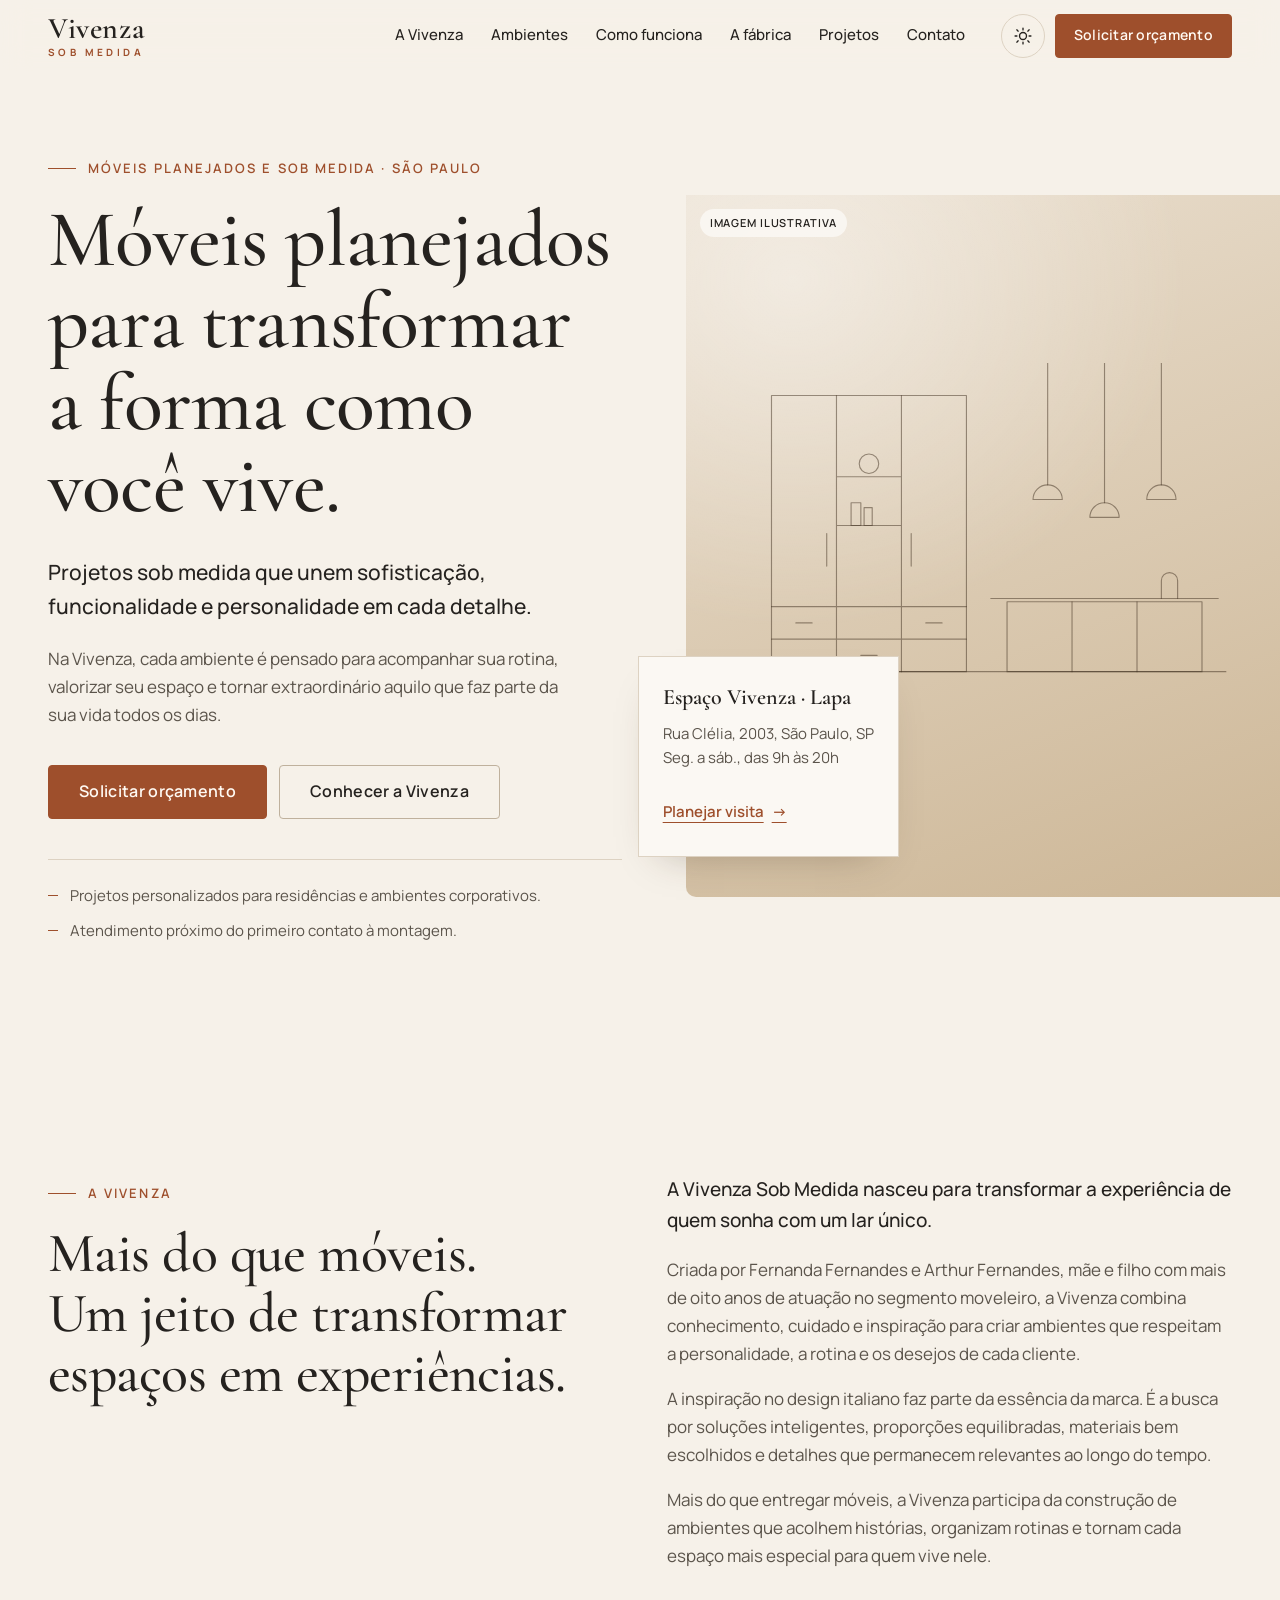
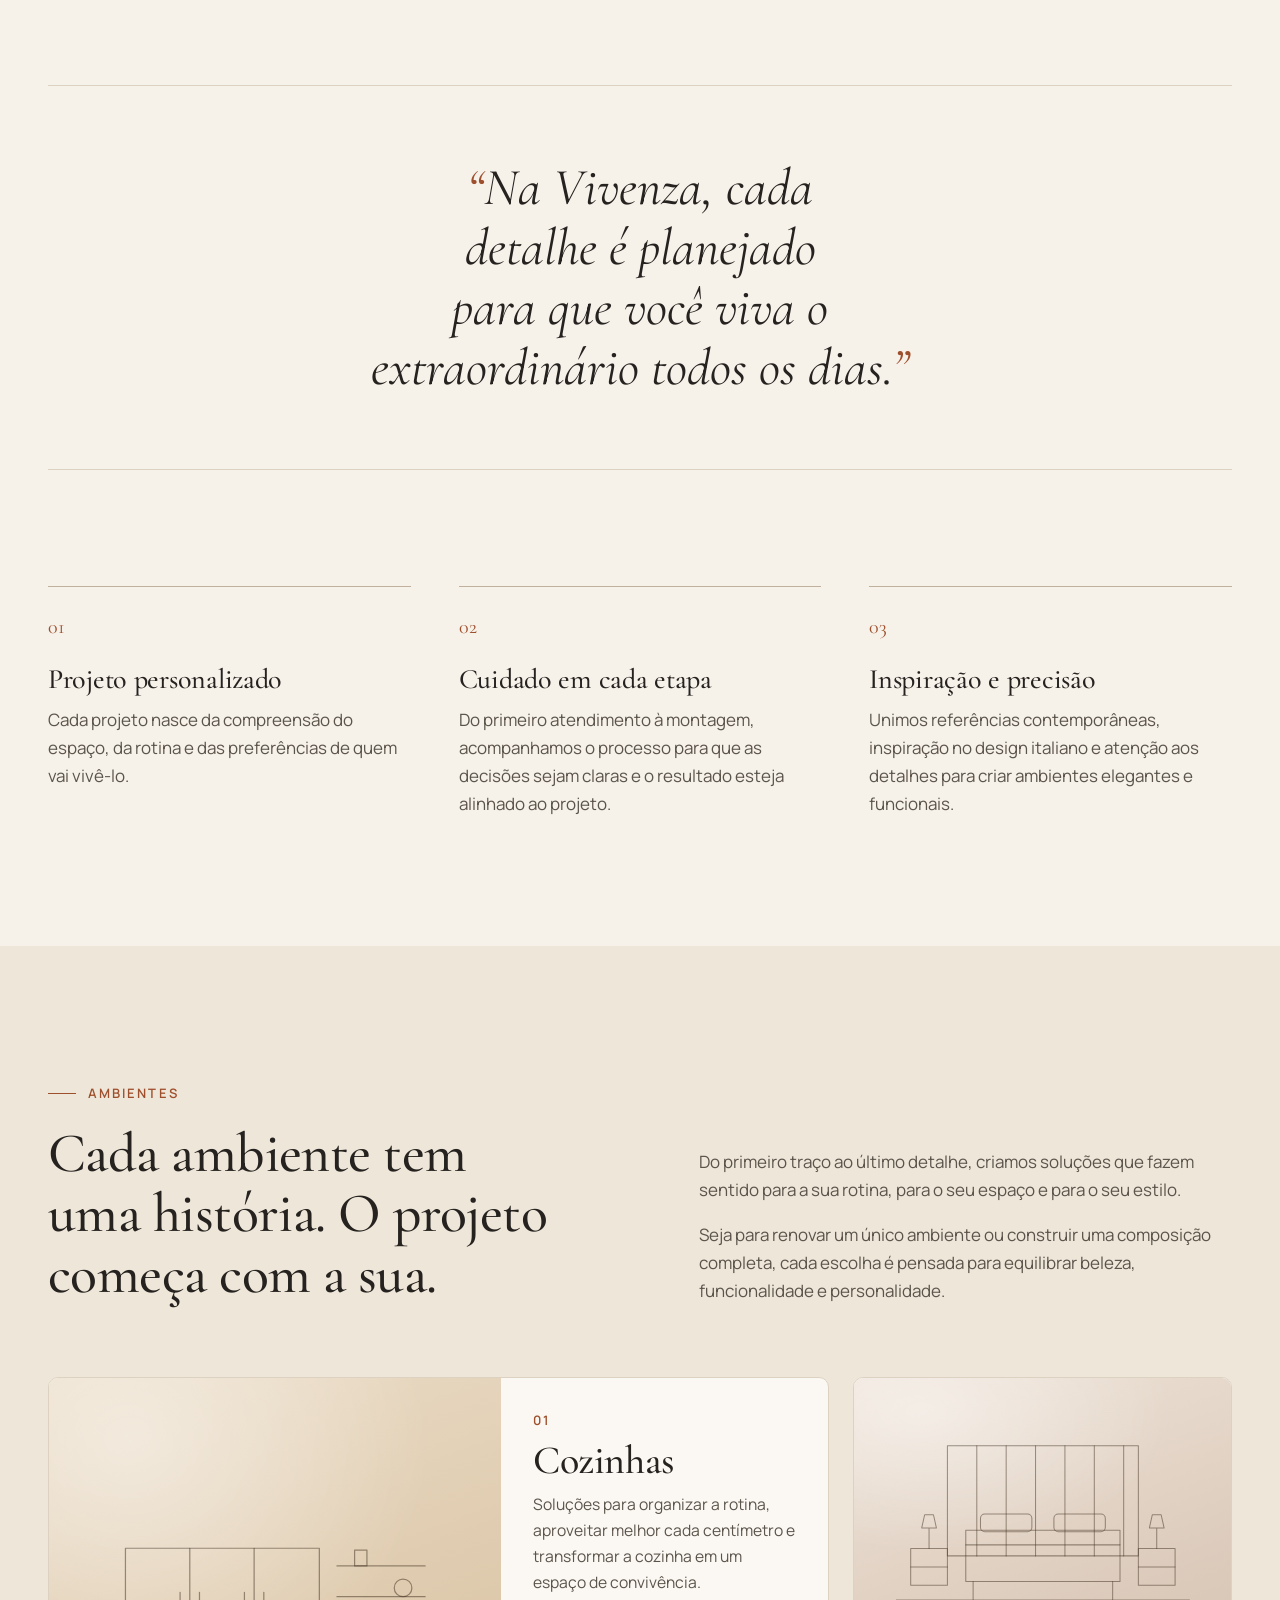
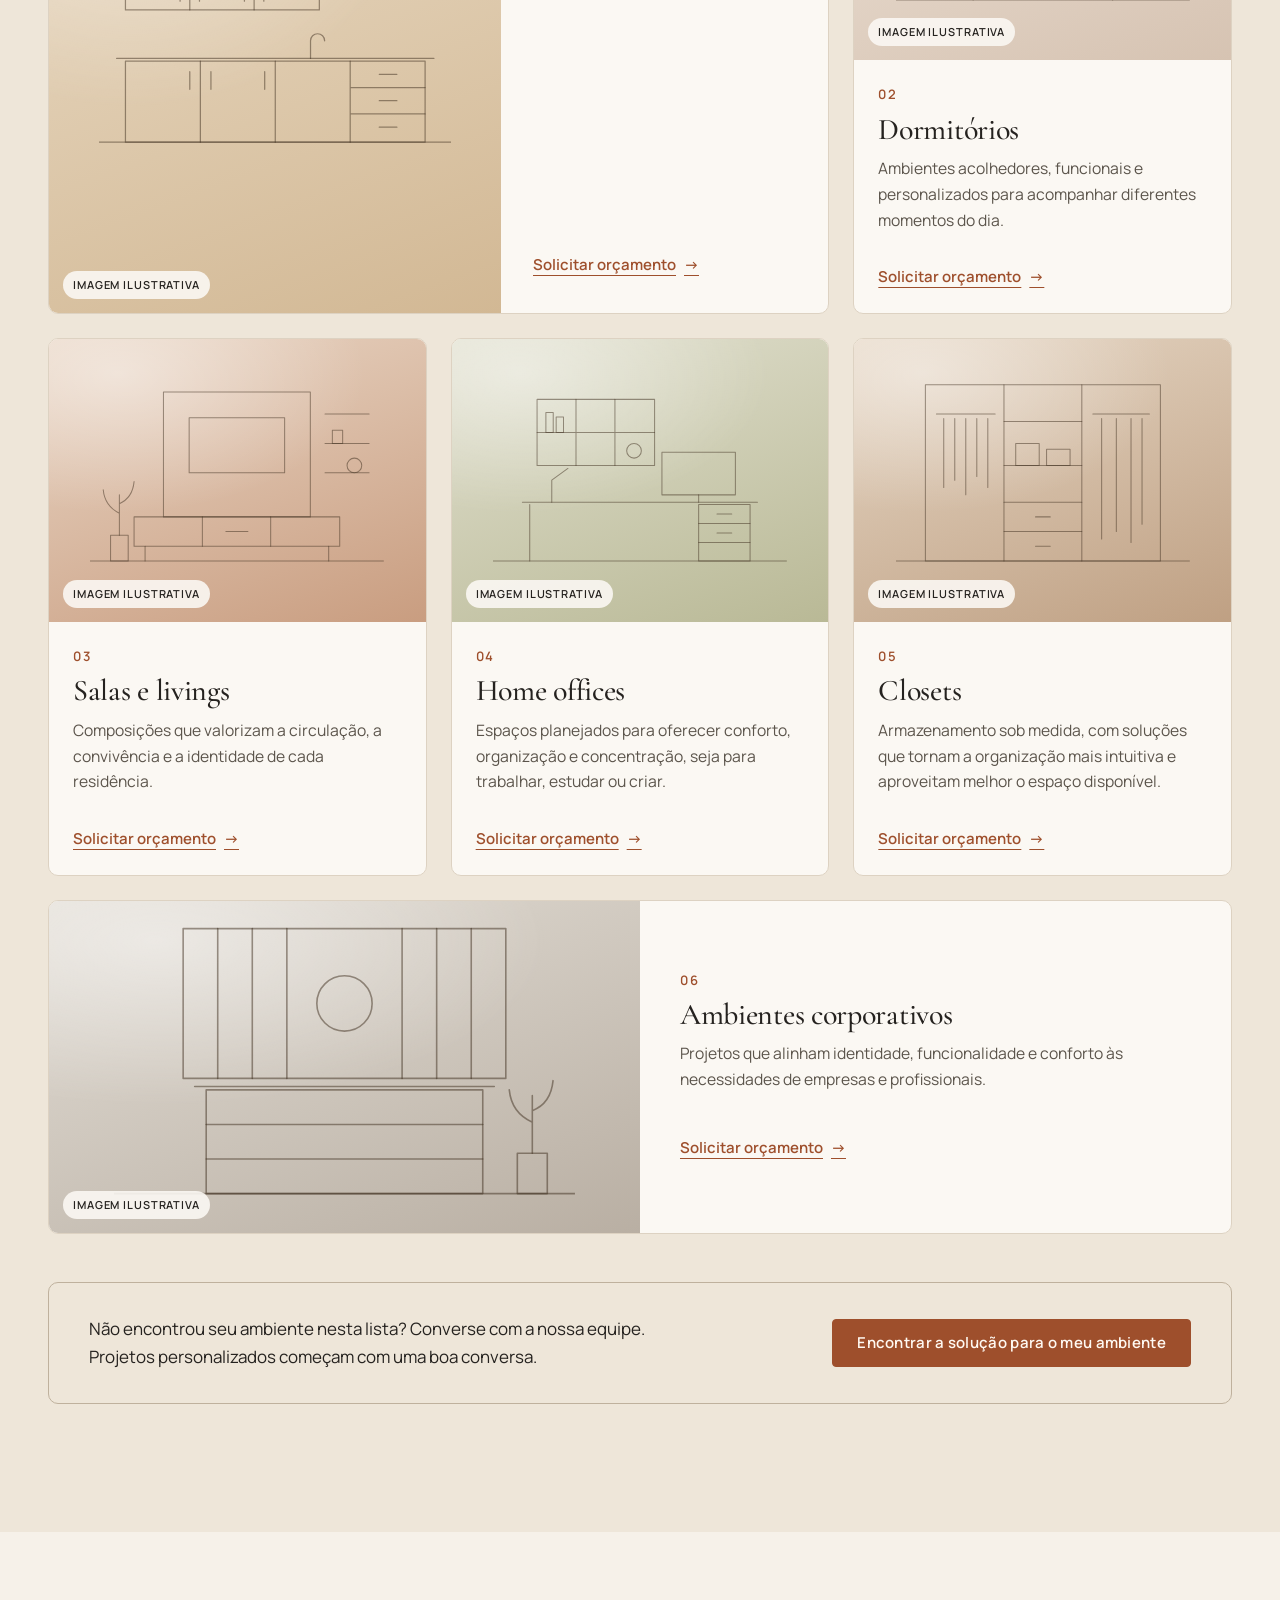
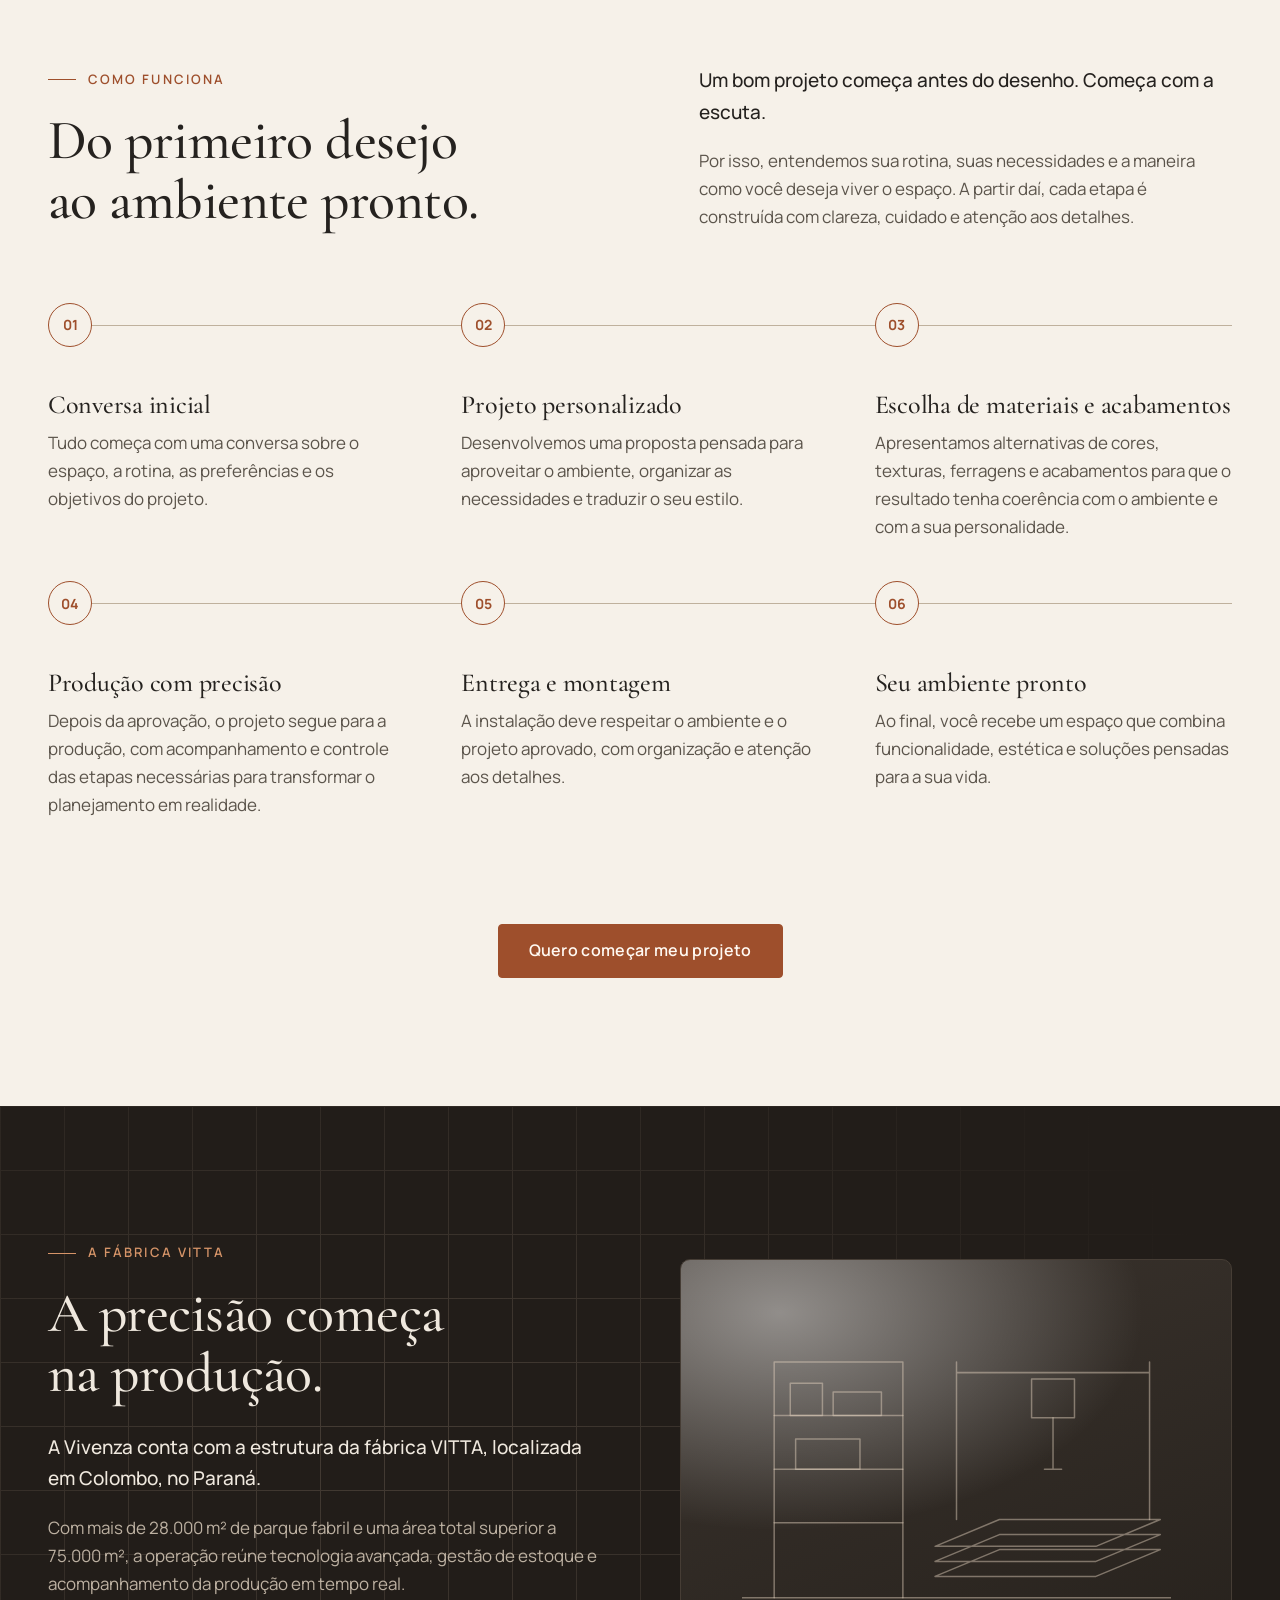
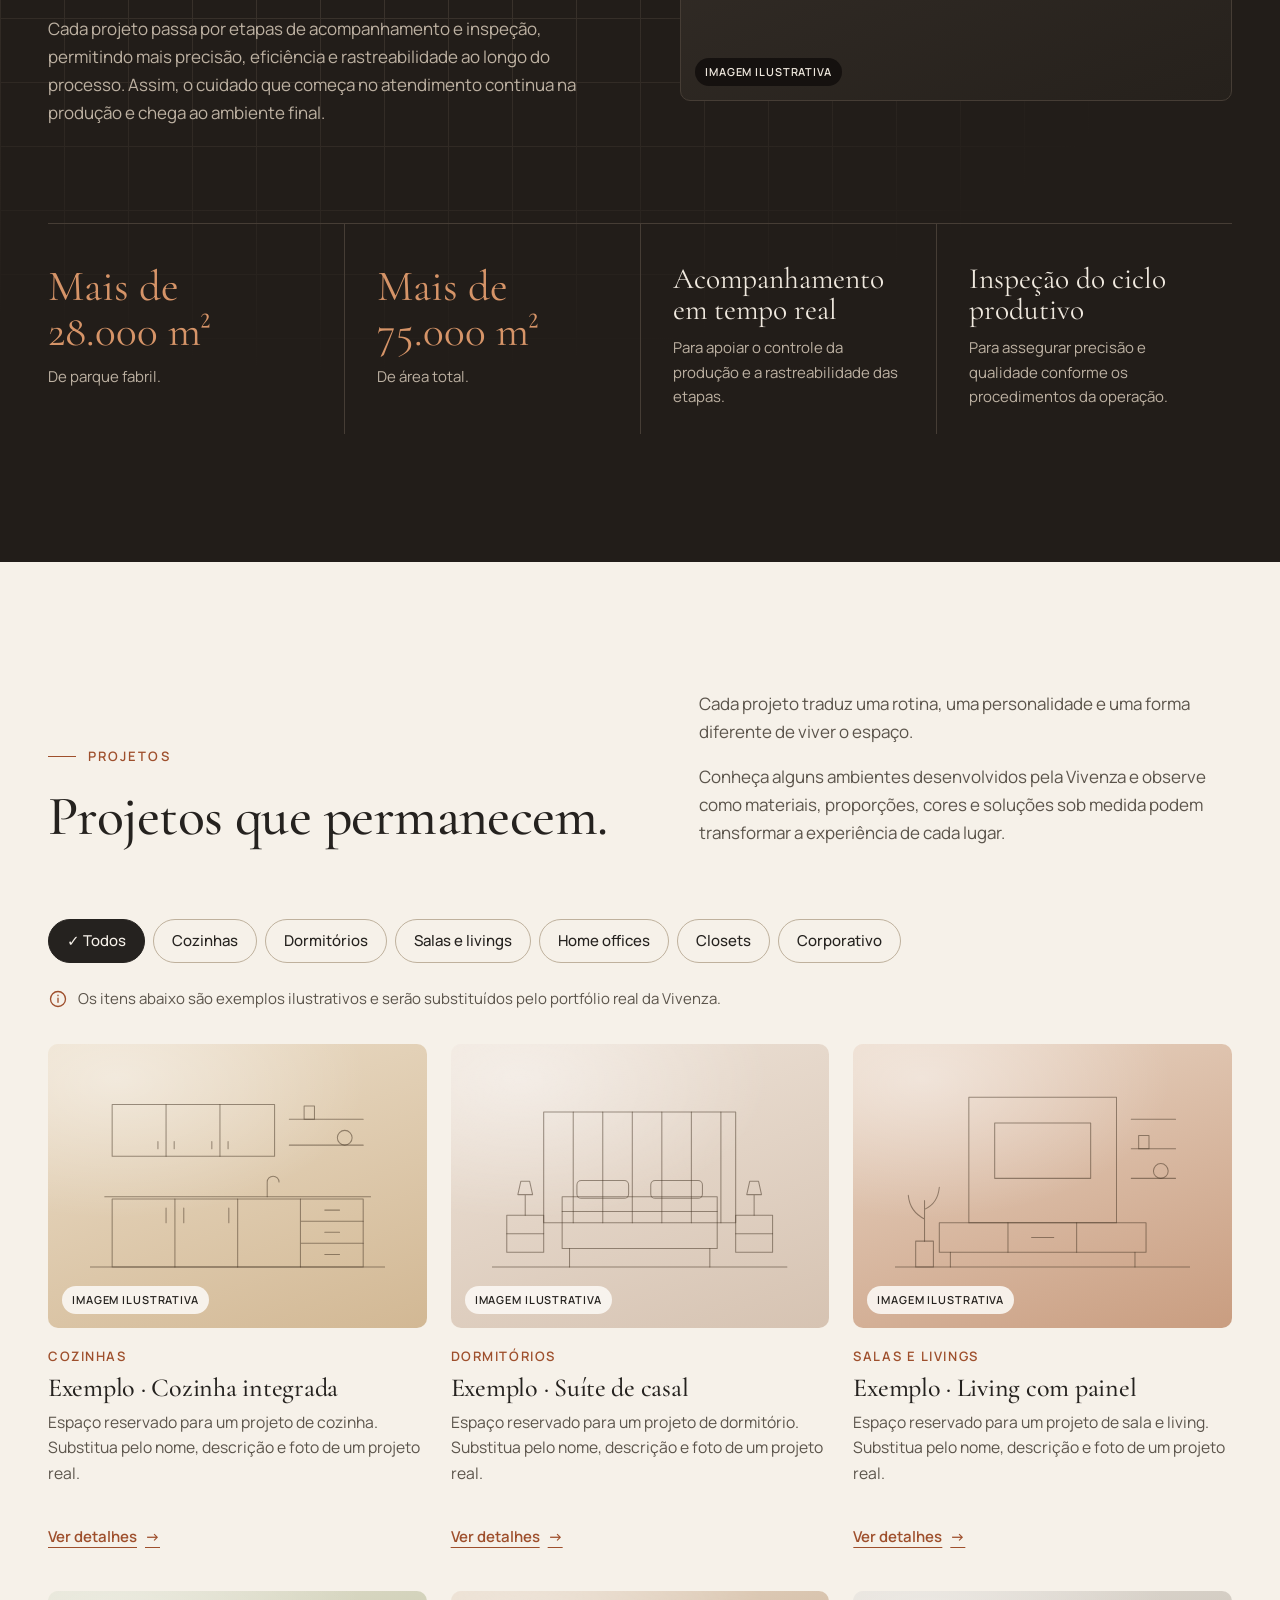
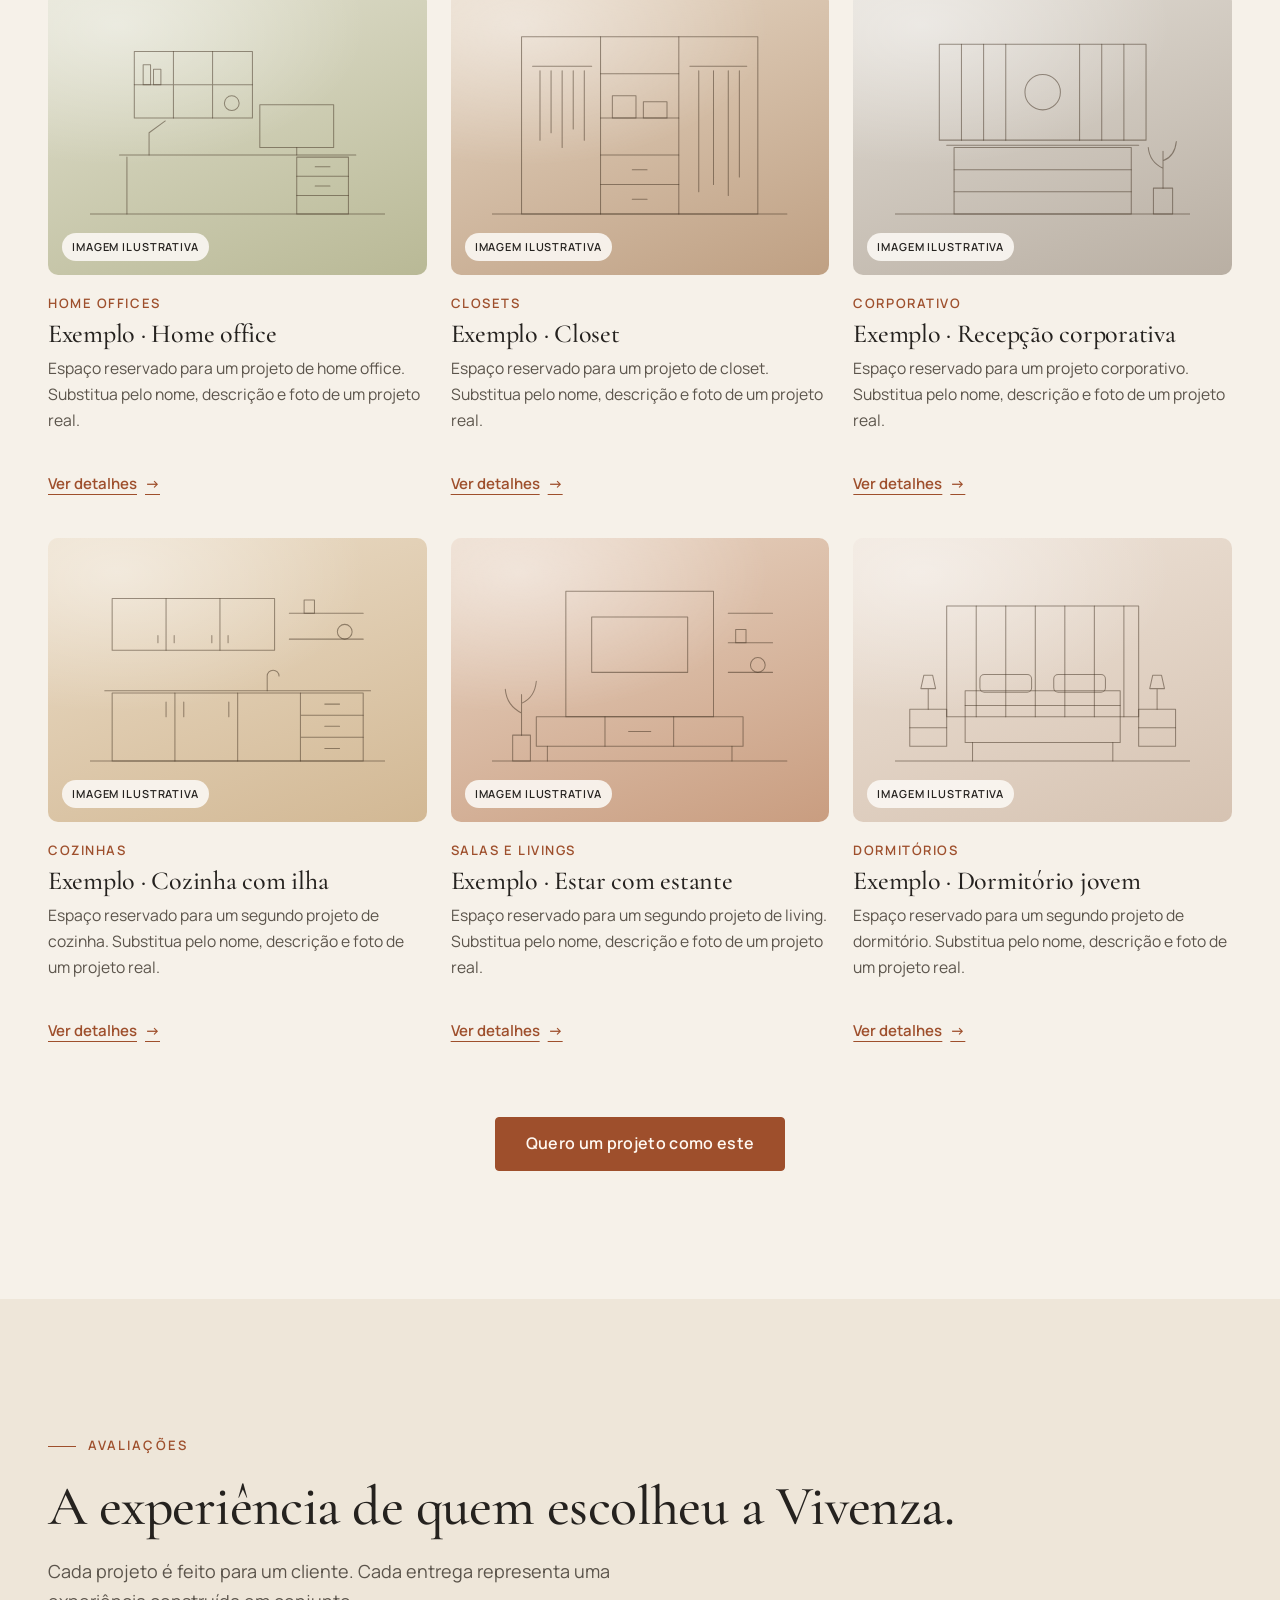
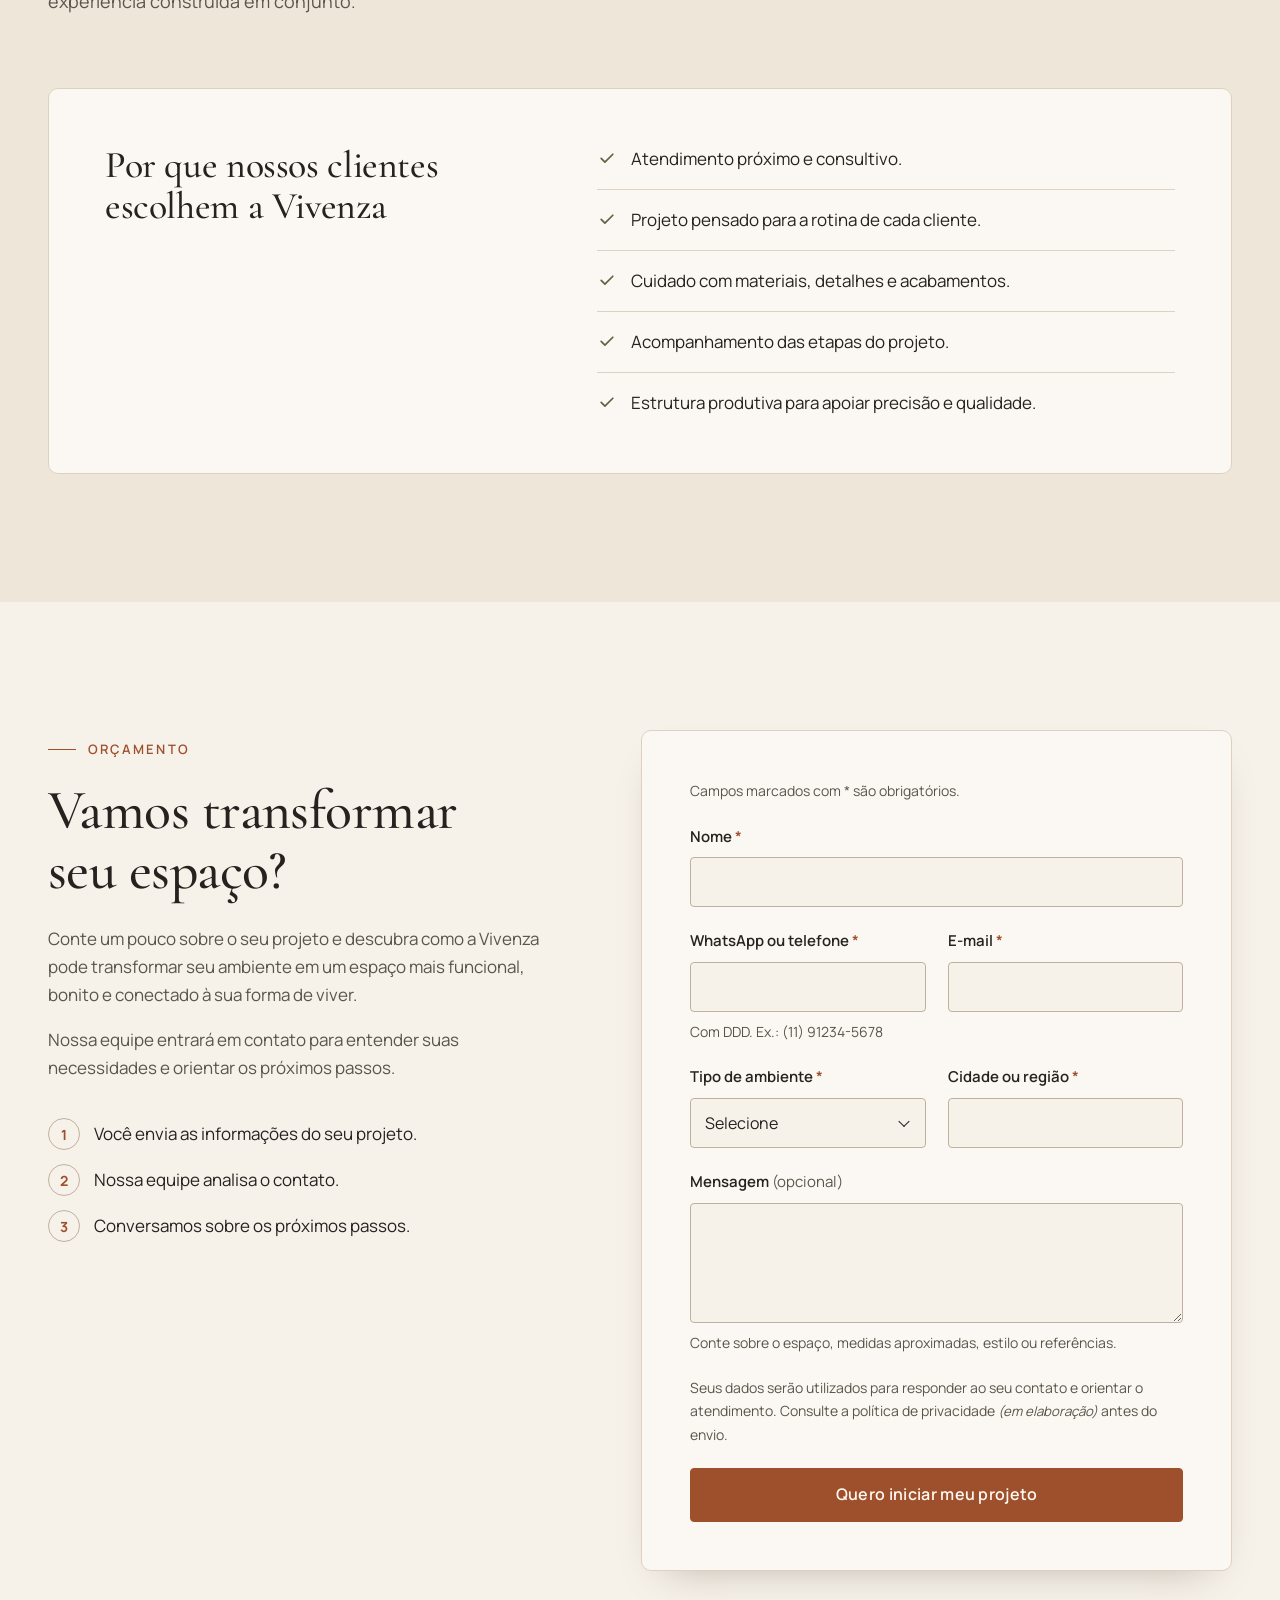
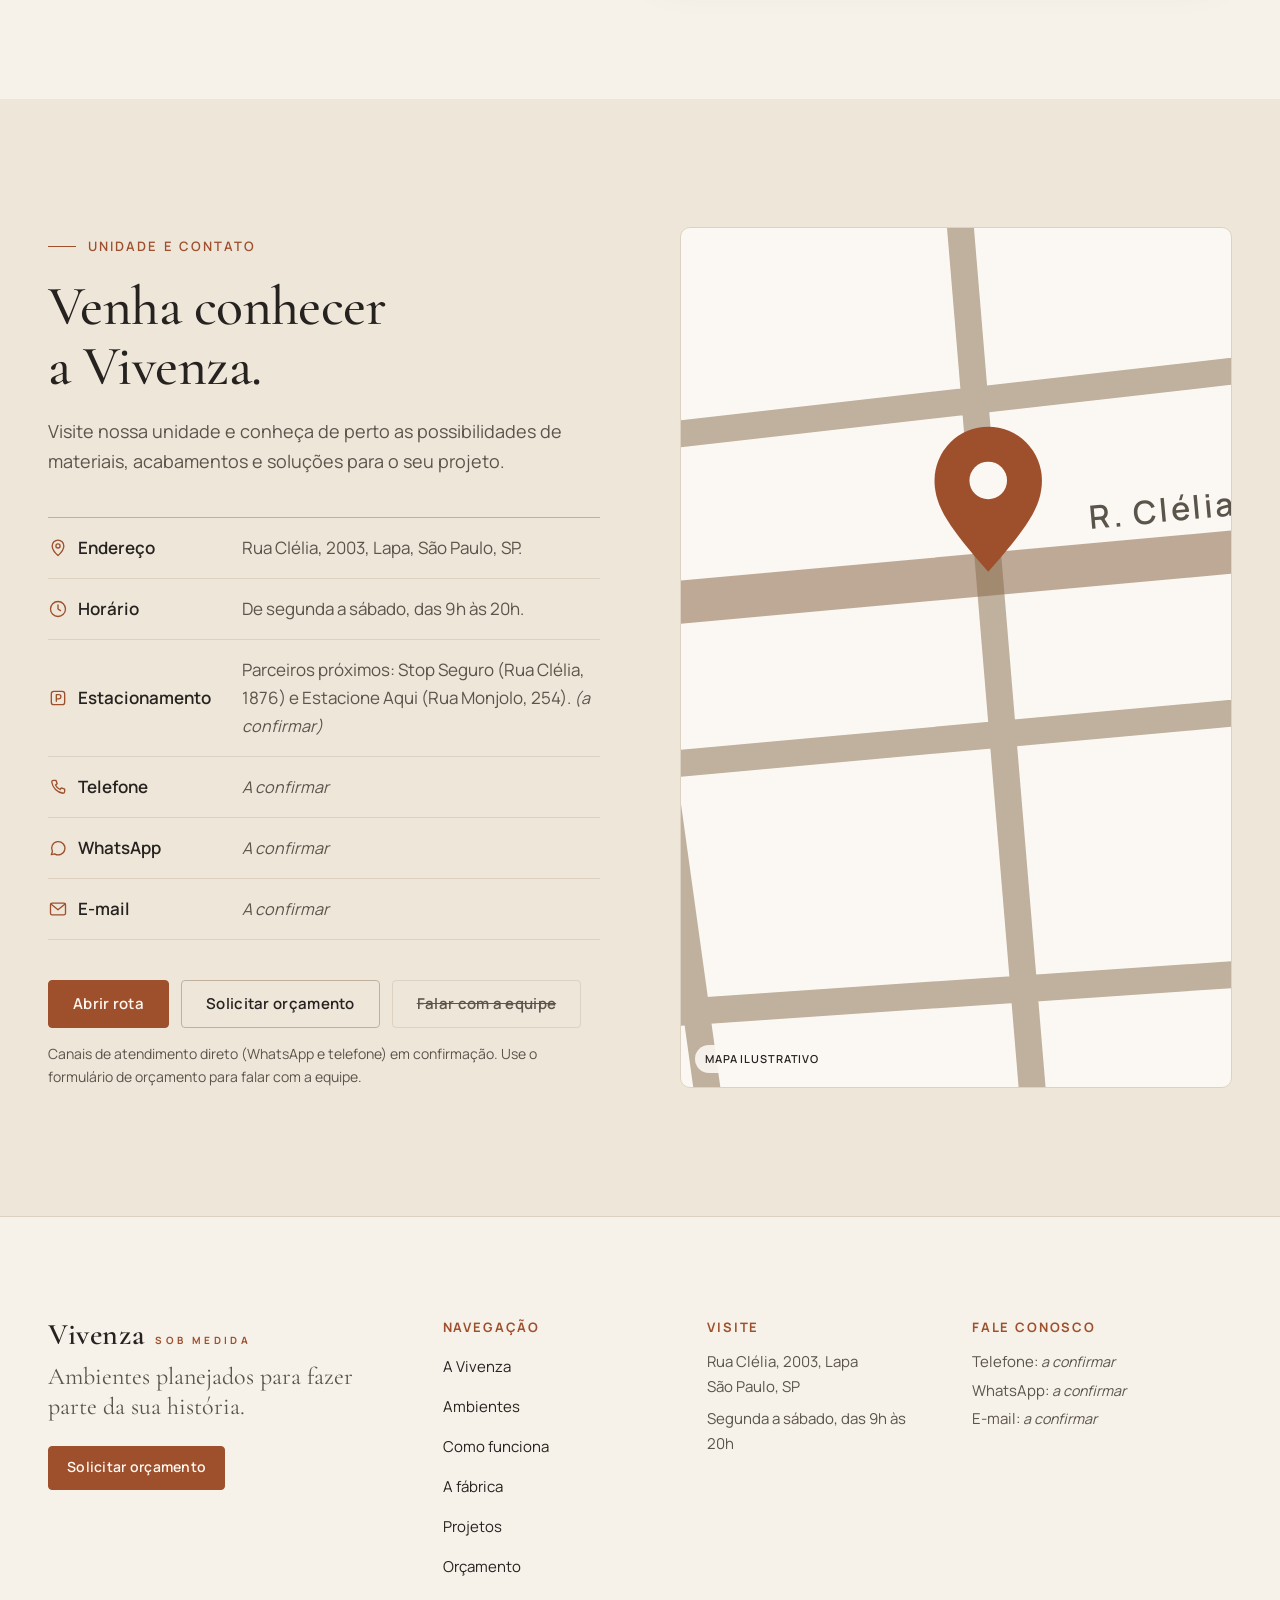
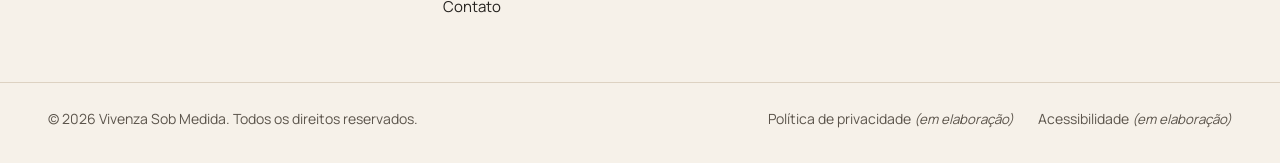
<file: v1-atelier/index.html>
<!doctype html>
<html lang="pt-BR">
<head>
  <meta charset="utf-8">
  <meta name="viewport" content="width=device-width, initial-scale=1">
  <title>Vivenza Sob Medida | Móveis Planejados em São Paulo</title>
  <meta name="description" content="Projetos de móveis planejados e sob medida para transformar sua casa. Conheça a Vivenza, nossos ambientes, processo de criação e soluções personalizadas.">

  <!-- TODO: confirmar o domínio definitivo antes da publicação (canonical e og:url). -->
  <link rel="canonical" href="https://vivenzasobmedida.com.br/">

  <meta name="theme-color" content="#F6F1E9" media="(prefers-color-scheme: light)">
  <meta name="theme-color" content="#1A1714" media="(prefers-color-scheme: dark)">
  <meta name="color-scheme" content="light dark">

  <!-- Open Graph -->
  <meta property="og:type" content="website">
  <meta property="og:locale" content="pt_BR">
  <meta property="og:site_name" content="Vivenza Sob Medida">
  <meta property="og:title" content="Vivenza Sob Medida | Móveis Planejados em São Paulo">
  <meta property="og:description" content="Projetos de móveis planejados e sob medida para transformar sua casa. Conheça a Vivenza, nossos ambientes, processo de criação e soluções personalizadas.">
  <meta property="og:url" content="https://vivenzasobmedida.com.br/">
  <!-- TODO: criar assets/img/og-vivenza.jpg (1200×630, foto real de projeto Vivenza) e descomentar as linhas abaixo. -->
  <!-- <meta property="og:image" content="https://vivenzasobmedida.com.br/assets/img/og-vivenza.jpg"> -->
  <!-- <meta property="og:image:alt" content="Ambiente planejado pela Vivenza Sob Medida"> -->
  <meta name="twitter:card" content="summary_large_image">

  <!-- TODO: substituir pelo favicon oficial da marca (SVG + PNG 180×180 para apple-touch-icon). -->
  <link rel="icon" href="assets/favicon.svg" type="image/svg+xml">

  <!-- Aplica o tema antes da primeira pintura para evitar flash de cor. -->
  <script>
    (function () {
      var t = null;
      try { t = localStorage.getItem('vivenza-theme'); } catch (e) {}
      if (t !== 'light' && t !== 'dark') {
        t = window.matchMedia && window.matchMedia('(prefers-color-scheme: dark)').matches ? 'dark' : 'light';
      }
      document.documentElement.setAttribute('data-theme', t);
      document.documentElement.classList.add('js');
    })();
  </script>

  <link rel="preconnect" href="https://fonts.googleapis.com">
  <link rel="preconnect" href="https://fonts.gstatic.com" crossorigin>
  <link rel="stylesheet" href="https://fonts.googleapis.com/css2?family=Cormorant+Garamond:ital,wght@0,500;0,600;1,500&family=Manrope:wght@400;500;600;700&display=swap">
  <link rel="stylesheet" href="styles.css">

  <!-- TODO (hero): quando houver foto real, adicionar preload da imagem principal:
  <link rel="preload" as="image" href="assets/img/hero-vivenza.webp" fetchpriority="high">
  -->

  <!--
    Dados estruturados: somente informações confirmadas no briefing (nome, endereço e horário).
    TODO: adicionar "telephone", "email", "url", "image", "geo" e "sameAs" (redes sociais) após confirmação do cliente.
  -->
  <script type="application/ld+json">
  {
    "@context": "https://schema.org",
    "@type": "FurnitureStore",
    "name": "Vivenza Sob Medida",
    "description": "Móveis planejados e sob medida para residências e ambientes corporativos.",
    "address": {
      "@type": "PostalAddress",
      "streetAddress": "Rua Clélia, 2003",
      "addressLocality": "São Paulo",
      "addressRegion": "SP",
      "addressCountry": "BR"
    },
    "openingHoursSpecification": [{
      "@type": "OpeningHoursSpecification",
      "dayOfWeek": ["Monday", "Tuesday", "Wednesday", "Thursday", "Friday", "Saturday"],
      "opens": "09:00",
      "closes": "20:00"
    }]
  }
  </script>

  <script src="script.js" defer></script>
</head>
<body>
  <!--
    Ilustrações vetoriais usadas SOMENTE como espaço reservado para fotos.
    Não representam projetos reais da Vivenza. Remova cada uso quando a foto definitiva for inserida.
  -->
  <svg class="sprite" xmlns="http://www.w3.org/2000/svg" aria-hidden="true" focusable="false">
    <symbol id="ill-hero" viewBox="0 0 600 450">
      <path d="M0 380H600"/>
      <rect x="40" y="40" width="240" height="340"/>
      <path d="M120 40V380M200 40V380M40 300H280M40 340H280M120 140H200M120 200H200"/>
      <path d="M108 210V250M212 210V250M150 360H170M70 320H90M230 320H250"/>
      <circle cx="160" cy="124" r="12"/>
      <rect x="138" y="172" width="12" height="28"/><rect x="154" y="178" width="10" height="22"/>
      <path class="thick" d="M310 290H590"/>
      <rect x="330" y="294" width="240" height="86"/>
      <path d="M410 294V380M490 294V380"/>
      <path d="M520 290v-22a10 10 0 0 1 20 0v22"/>
      <path d="M380 0V150M450 0V172M520 0V150"/>
      <path d="M362 168a18 18 0 0 1 36 0ZM432 190a18 18 0 0 1 36 0ZM502 168a18 18 0 0 1 36 0Z"/>
    </symbol>
    <symbol id="ill-cozinha" viewBox="0 0 400 300">
      <path d="M0 260H400"/>
      <rect x="30" y="40" width="220" height="70"/>
      <path d="M103 40V110M176 40V110M92 90V100M114 90V100M165 90V100M187 90V100"/>
      <path d="M270 60H370M270 95H370"/>
      <rect x="290" y="42" width="14" height="18"/><circle cx="345" cy="85" r="10"/>
      <path class="thick" d="M20 165H380"/>
      <rect x="30" y="168" width="340" height="92"/>
      <path d="M115 168V260M200 168V260M285 168V260M285 198H370M285 228H370M103 180V200M127 180V200M188 180V200M318 183H338M318 213H338M318 243H338"/>
      <path d="M240 165V145a8 8 0 0 1 16 0"/>
    </symbol>
    <symbol id="ill-dormitorio" viewBox="0 0 400 300">
      <path d="M0 260H400"/>
      <rect x="70" y="50" width="260" height="150"/>
      <path d="M110 50V200M150 50V200M190 50V200M230 50V200M270 50V200M310 50V200"/>
      <rect x="95" y="165" width="210" height="70"/>
      <path d="M95 185H305M105 235V260M295 235V260"/>
      <rect x="115" y="143" width="70" height="24" rx="6"/><rect x="215" y="143" width="70" height="24" rx="6"/>
      <rect x="20" y="190" width="50" height="50"/><rect x="330" y="190" width="50" height="50"/>
      <path d="M20 215H70M330 215H380M45 190V162M355 190V162M35 162h20l-4-18h-12zM345 162h20l-4-18h-12z"/>
    </symbol>
    <symbol id="ill-living" viewBox="0 0 400 300">
      <path d="M0 260H400"/>
      <rect x="100" y="30" width="200" height="170"/>
      <rect x="135" y="65" width="130" height="75"/>
      <rect x="60" y="200" width="280" height="40"/>
      <path d="M153 200V240M246 200V240M75 240V260M325 240V260M185 220H215"/>
      <path d="M320 60H380M320 100H380M320 140H380"/>
      <rect x="330" y="82" width="14" height="18"/><circle cx="360" cy="130" r="10"/>
      <rect x="28" y="225" width="24" height="35"/>
      <path d="M40 225V170M40 195q-20-10-22-32M40 182q18-8 20-30"/>
    </symbol>
    <symbol id="ill-office" viewBox="0 0 400 300">
      <path d="M0 260H400"/>
      <rect x="60" y="40" width="160" height="90"/>
      <path d="M113 40V130M166 40V130M60 85H220"/>
      <rect x="72" y="58" width="10" height="27"/><rect x="86" y="64" width="10" height="21"/><circle cx="192" cy="110" r="10"/>
      <path class="thick" d="M40 180H360"/>
      <rect x="280" y="183" width="70" height="77"/>
      <path d="M280 209H350M280 235H350M305 196H325M305 222H325M50 183V260"/>
      <rect x="230" y="112" width="100" height="58"/>
      <path d="M280 170V180M80 180V150l22-16"/>
    </symbol>
    <symbol id="ill-closet" viewBox="0 0 400 300">
      <path d="M0 260H400"/>
      <rect x="40" y="20" width="320" height="240"/>
      <path d="M147 20V260M253 20V260"/>
      <path d="M55 60H135M65 66V160M80 66V150M95 66V170M110 66V145M125 66V160"/>
      <path d="M147 70H253M147 130H253M147 180H253M147 220H253M190 200H210M190 240H210"/>
      <rect x="163" y="100" width="32" height="30"/><rect x="205" y="108" width="32" height="22"/>
      <path d="M268 60H345M280 66V230M300 66V220M320 66V235M335 66V210"/>
    </symbol>
    <symbol id="ill-corporativo" viewBox="0 0 400 300">
      <path d="M0 260H400"/>
      <rect x="60" y="30" width="280" height="130"/>
      <path d="M90 30V160M120 30V160M150 30V160M250 30V160M280 30V160M310 30V160"/>
      <circle class="solid" cx="200" cy="95" r="24"/>
      <path class="thick" d="M70 167H330"/>
      <rect x="80" y="170" width="240" height="90"/>
      <path d="M80 200H320M80 230H320"/>
      <rect x="350" y="225" width="26" height="35"/>
      <path d="M363 225V175M363 198q-18-8-20-28M363 188q16-6 18-26"/>
    </symbol>
    <symbol id="ill-fabrica" viewBox="0 0 400 300">
      <path d="M0 260H400"/>
      <rect x="30" y="40" width="120" height="150"/>
      <path d="M30 90H150M30 140H150M30 190V260M150 190V260"/>
      <rect x="45" y="60" width="30" height="30"/><rect x="85" y="68" width="45" height="22"/><rect x="50" y="112" width="60" height="28"/>
      <path d="M180 240L240 215H390L330 240ZM180 226L240 201H390L330 226ZM180 212L240 187H390L330 212Z"/>
      <path d="M200 40V187M380 40V187M200 50H380"/>
      <rect x="270" y="56" width="40" height="36"/>
      <path d="M290 92V140M282 140h16"/>
    </symbol>
  </svg>

  <a class="skip-link" href="#conteudo">Ir para o conteúdo principal</a>

  <!-- ===================== HEADER ===================== -->
  <header class="site-header" data-header>
    <div class="container site-header__inner">
      <!-- TODO: substituir o logotipo textual pelo arquivo oficial (SVG), mantendo o texto alternativo "Vivenza Sob Medida". -->
      <a class="brand" href="#inicio" aria-label="Vivenza Sob Medida, voltar ao início">
        <span class="brand__name">Vivenza</span>
        <span class="brand__tag">Sob Medida</span>
      </a>

      <nav class="site-nav" aria-label="Navegação principal">
        <div class="site-nav__panel" id="site-nav" data-nav-panel>
          <ul class="site-nav__list">
            <li><a href="#a-vivenza">A Vivenza</a></li>
            <li><a href="#ambientes">Ambientes</a></li>
            <li><a href="#como-funciona">Como funciona</a></li>
            <li><a href="#a-fabrica">A fábrica</a></li>
            <li><a href="#projetos">Projetos</a></li>
            <li><a href="#contato">Contato</a></li>
          </ul>
          <a class="btn btn--primary site-nav__cta" href="#orcamento">Solicitar orçamento</a>
        </div>
      </nav>

      <div class="site-header__actions">
        <button class="icon-btn theme-toggle" type="button" data-theme-toggle aria-label="Ativar modo escuro">
          <svg class="icon icon--sun" viewBox="0 0 24 24" aria-hidden="true" focusable="false"><circle cx="12" cy="12" r="4.2"/><path d="M12 2.5v2.2M12 19.3v2.2M4.6 4.6l1.6 1.6M17.8 17.8l1.6 1.6M2.5 12h2.2M19.3 12h2.2M4.6 19.4l1.6-1.6M17.8 6.2l1.6-1.6"/></svg>
          <svg class="icon icon--moon" viewBox="0 0 24 24" aria-hidden="true" focusable="false"><path d="M20 14.5A8 8 0 0 1 9.5 4a8 8 0 1 0 10.5 10.5Z"/></svg>
        </button>
        <a class="btn btn--primary btn--sm site-header__cta" href="#orcamento">Solicitar orçamento</a>
        <button class="icon-btn menu-toggle" type="button" data-menu-toggle aria-controls="site-nav" aria-expanded="false" aria-label="Abrir menu">
          <span class="menu-toggle__bars" aria-hidden="true"><span></span><span></span></span>
        </button>
      </div>
    </div>
  </header>

  <main id="conteudo" tabindex="-1">

    <!-- ===================== HERO ===================== -->
    <section class="hero" id="inicio" aria-labelledby="hero-title">
      <div class="container hero__grid">
        <div class="hero__content">
          <p class="eyebrow">Móveis planejados e sob medida · São Paulo</p>
          <h1 id="hero-title" class="hero__title">Móveis planejados para transformar a forma como você vive.</h1>
          <p class="hero__lead">Projetos sob medida que unem sofisticação, funcionalidade e personalidade em cada detalhe.</p>
          <p class="hero__text">Na Vivenza, cada ambiente é pensado para acompanhar sua rotina, valorizar seu espaço e tornar extraordinário aquilo que faz parte da sua vida todos os dias.</p>
          <div class="btn-row">
            <a class="btn btn--primary btn--lg" href="#orcamento">Solicitar orçamento</a>
            <a class="btn btn--ghost btn--lg" href="#a-vivenza">Conhecer a Vivenza</a>
          </div>
          <ul class="hero__notes">
            <li>Projetos personalizados para residências e ambientes corporativos.</li>
            <li>Atendimento próximo do primeiro contato à montagem.</li>
          </ul>
        </div>

        <div class="hero__media">
          <!--
            TODO (Hero): substituir o placeholder por foto real de projeto Vivenza.
            Arquivo sugerido: assets/img/hero-vivenza.webp (mín. 1600×1200, < 250 KB)
            Alt sugerido: "Cozinha integrada à sala com marcenaria sob medida em tons de madeira, projeto Vivenza"
            Markup:
            <img src="assets/img/hero-vivenza.webp" alt="..." width="1600" height="1200" fetchpriority="high" decoding="async">
          -->
          <div class="ph ph--hero" role="img" aria-label="Espaço reservado para a foto principal: ambiente integrado com marcenaria sob medida. Imagem ilustrativa, não é um projeto real.">
            <svg class="ph__art" aria-hidden="true" focusable="false"><use href="#ill-hero"/></svg>
            <span class="ph__tag" aria-hidden="true">Imagem ilustrativa</span>
          </div>
          <div class="hero__card">
            <p class="hero__card-title">Espaço Vivenza · Lapa</p>
            <p>Rua Clélia, 2003, São Paulo, SP<br>Seg. a sáb., das 9h às 20h</p>
            <a class="link-arrow" href="#contato">Planejar visita</a>
          </div>
        </div>
      </div>
    </section>

    <!-- ===================== A VIVENZA ===================== -->
    <section class="section about" id="a-vivenza" aria-labelledby="about-title">
      <div class="container">
        <div class="about__grid">
          <header class="about__head">
            <p class="eyebrow">A Vivenza</p>
            <h2 id="about-title" class="section-title">Mais do que móveis. Um jeito de transformar espaços em experiências.</h2>
          </header>
          <div class="about__text prose">
            <p class="prose__lead">A Vivenza Sob Medida nasceu para transformar a experiência de quem sonha com um lar único.</p>
            <p>Criada por Fernanda Fernandes e Arthur Fernandes, mãe e filho com mais de oito anos de atuação no segmento moveleiro, a Vivenza combina conhecimento, cuidado e inspiração para criar ambientes que respeitam a personalidade, a rotina e os desejos de cada cliente.</p>
            <p>A inspiração no design italiano faz parte da essência da marca. É a busca por soluções inteligentes, proporções equilibradas, materiais bem escolhidos e detalhes que permanecem relevantes ao longo do tempo.</p>
            <p>Mais do que entregar móveis, a Vivenza participa da construção de ambientes que acolhem histórias, organizam rotinas e tornam cada espaço mais especial para quem vive nele.</p>
          </div>
        </div>

        <figure class="quote">
          <blockquote>
            <p>Na Vivenza, cada detalhe é planejado para que você viva o extraordinário todos os dias.</p>
          </blockquote>
        </figure>

        <ul class="pillars">
          <li class="pillar">
            <span class="pillar__num" aria-hidden="true">01</span>
            <h3 class="pillar__title">Projeto personalizado</h3>
            <p>Cada projeto nasce da compreensão do espaço, da rotina e das preferências de quem vai vivê-lo.</p>
          </li>
          <li class="pillar">
            <span class="pillar__num" aria-hidden="true">02</span>
            <h3 class="pillar__title">Cuidado em cada etapa</h3>
            <p>Do primeiro atendimento à montagem, acompanhamos o processo para que as decisões sejam claras e o resultado esteja alinhado ao projeto.</p>
          </li>
          <li class="pillar">
            <span class="pillar__num" aria-hidden="true">03</span>
            <h3 class="pillar__title">Inspiração e precisão</h3>
            <p>Unimos referências contemporâneas, inspiração no design italiano e atenção aos detalhes para criar ambientes elegantes e funcionais.</p>
          </li>
        </ul>
      </div>
    </section>

    <!-- ===================== AMBIENTES ===================== -->
    <section class="section section--tint rooms" id="ambientes" aria-labelledby="rooms-title">
      <div class="container">
        <header class="section-head section-head--split">
          <div>
            <p class="eyebrow">Ambientes</p>
            <h2 id="rooms-title" class="section-title">Cada ambiente tem uma história. O projeto começa com a sua.</h2>
          </div>
          <div class="prose">
            <p>Do primeiro traço ao último detalhe, criamos soluções que fazem sentido para a sua rotina, para o seu espaço e para o seu estilo.</p>
            <p>Seja para renovar um único ambiente ou construir uma composição completa, cada escolha é pensada para equilibrar beleza, funcionalidade e personalidade.</p>
          </div>
        </header>

        <!--
          TODO (Ambientes): substituir cada placeholder por foto real. Para cada card, trocar o bloco .ph por:
          <img src="assets/img/ambiente-XXXX.webp" alt="..." width="1200" height="900" loading="lazy" decoding="async">
        -->
        <ul class="rooms__grid">
          <li class="room-card room-card--feature">
            <!-- TODO: assets/img/ambiente-cozinha.webp — alt: "Cozinha planejada com armários superiores e bancada, projeto Vivenza" -->
            <div class="ph ph--cozinha room-card__media" role="img" aria-label="Espaço reservado para foto de cozinha planejada. Imagem ilustrativa.">
              <svg class="ph__art" aria-hidden="true" focusable="false"><use href="#ill-cozinha"/></svg>
              <span class="ph__tag" aria-hidden="true">Imagem ilustrativa</span>
            </div>
            <div class="room-card__body">
              <span class="room-card__num" aria-hidden="true">01</span>
              <h3 class="room-card__title">Cozinhas</h3>
              <p>Soluções para organizar a rotina, aproveitar melhor cada centímetro e transformar a cozinha em um espaço de convivência.</p>
              <a class="room-card__link link-arrow" href="#orcamento" data-ambiente="cozinha">Solicitar orçamento<span class="visually-hidden"> para cozinha</span></a>
            </div>
          </li>
          <li class="room-card">
            <!-- TODO: assets/img/ambiente-dormitorio.webp — alt: "Dormitório com cabeceira ripada e criados-mudos sob medida, projeto Vivenza" -->
            <div class="ph ph--dormitorio room-card__media" role="img" aria-label="Espaço reservado para foto de dormitório planejado. Imagem ilustrativa.">
              <svg class="ph__art" aria-hidden="true" focusable="false"><use href="#ill-dormitorio"/></svg>
              <span class="ph__tag" aria-hidden="true">Imagem ilustrativa</span>
            </div>
            <div class="room-card__body">
              <span class="room-card__num" aria-hidden="true">02</span>
              <h3 class="room-card__title">Dormitórios</h3>
              <p>Ambientes acolhedores, funcionais e personalizados para acompanhar diferentes momentos do dia.</p>
              <a class="room-card__link link-arrow" href="#orcamento" data-ambiente="dormitorio">Solicitar orçamento<span class="visually-hidden"> para dormitório</span></a>
            </div>
          </li>
          <li class="room-card">
            <!-- TODO: assets/img/ambiente-living.webp — alt: "Sala de estar com painel de TV e rack suspenso sob medida, projeto Vivenza" -->
            <div class="ph ph--living room-card__media" role="img" aria-label="Espaço reservado para foto de sala e living planejados. Imagem ilustrativa.">
              <svg class="ph__art" aria-hidden="true" focusable="false"><use href="#ill-living"/></svg>
              <span class="ph__tag" aria-hidden="true">Imagem ilustrativa</span>
            </div>
            <div class="room-card__body">
              <span class="room-card__num" aria-hidden="true">03</span>
              <h3 class="room-card__title">Salas e livings</h3>
              <p>Composições que valorizam a circulação, a convivência e a identidade de cada residência.</p>
              <a class="room-card__link link-arrow" href="#orcamento" data-ambiente="living">Solicitar orçamento<span class="visually-hidden"> para sala e living</span></a>
            </div>
          </li>
          <li class="room-card">
            <!-- TODO: assets/img/ambiente-home-office.webp — alt: "Home office com bancada e estante sob medida, projeto Vivenza" -->
            <div class="ph ph--office room-card__media" role="img" aria-label="Espaço reservado para foto de home office planejado. Imagem ilustrativa.">
              <svg class="ph__art" aria-hidden="true" focusable="false"><use href="#ill-office"/></svg>
              <span class="ph__tag" aria-hidden="true">Imagem ilustrativa</span>
            </div>
            <div class="room-card__body">
              <span class="room-card__num" aria-hidden="true">04</span>
              <h3 class="room-card__title">Home offices</h3>
              <p>Espaços planejados para oferecer conforto, organização e concentração, seja para trabalhar, estudar ou criar.</p>
              <a class="room-card__link link-arrow" href="#orcamento" data-ambiente="home-office">Solicitar orçamento<span class="visually-hidden"> para home office</span></a>
            </div>
          </li>
          <li class="room-card">
            <!-- TODO: assets/img/ambiente-closet.webp — alt: "Closet com cabideiros, gavetas e nichos sob medida, projeto Vivenza" -->
            <div class="ph ph--closet room-card__media" role="img" aria-label="Espaço reservado para foto de closet planejado. Imagem ilustrativa.">
              <svg class="ph__art" aria-hidden="true" focusable="false"><use href="#ill-closet"/></svg>
              <span class="ph__tag" aria-hidden="true">Imagem ilustrativa</span>
            </div>
            <div class="room-card__body">
              <span class="room-card__num" aria-hidden="true">05</span>
              <h3 class="room-card__title">Closets</h3>
              <p>Armazenamento sob medida, com soluções que tornam a organização mais intuitiva e aproveitam melhor o espaço disponível.</p>
              <a class="room-card__link link-arrow" href="#orcamento" data-ambiente="closet">Solicitar orçamento<span class="visually-hidden"> para closet</span></a>
            </div>
          </li>
          <li class="room-card room-card--wide">
            <!-- TODO: assets/img/ambiente-corporativo.webp — alt: "Recepção corporativa com balcão e painel ripado sob medida, projeto Vivenza" -->
            <div class="ph ph--corporativo room-card__media" role="img" aria-label="Espaço reservado para foto de ambiente corporativo planejado. Imagem ilustrativa.">
              <svg class="ph__art" aria-hidden="true" focusable="false"><use href="#ill-corporativo"/></svg>
              <span class="ph__tag" aria-hidden="true">Imagem ilustrativa</span>
            </div>
            <div class="room-card__body">
              <span class="room-card__num" aria-hidden="true">06</span>
              <h3 class="room-card__title">Ambientes corporativos</h3>
              <p>Projetos que alinham identidade, funcionalidade e conforto às necessidades de empresas e profissionais.</p>
              <a class="room-card__link link-arrow" href="#orcamento" data-ambiente="corporativo">Solicitar orçamento<span class="visually-hidden"> para ambiente corporativo</span></a>
            </div>
          </li>
        </ul>

        <div class="cta-strip">
          <p>Não encontrou seu ambiente nesta lista? Converse com a nossa equipe. Projetos personalizados começam com uma boa conversa.</p>
          <a class="btn btn--primary" href="#orcamento">Encontrar a solução para o meu ambiente</a>
        </div>
      </div>
    </section>

    <!-- ===================== COMO FUNCIONA ===================== -->
    <section class="section process" id="como-funciona" aria-labelledby="process-title">
      <div class="container">
        <header class="section-head section-head--split">
          <div>
            <p class="eyebrow">Como funciona</p>
            <h2 id="process-title" class="section-title">Do primeiro desejo ao ambiente pronto.</h2>
          </div>
          <div class="prose">
            <p class="prose__lead">Um bom projeto começa antes do desenho. Começa com a escuta.</p>
            <p>Por isso, entendemos sua rotina, suas necessidades e a maneira como você deseja viver o espaço. A partir daí, cada etapa é construída com clareza, cuidado e atenção aos detalhes.</p>
          </div>
        </header>

        <!-- TODO: confirmar com o cliente se há etapas adicionais (ex.: medição técnica, apresentação em 3D) antes de incluí-las. Não informar prazos ou garantias sem validação. -->
        <ol class="steps">
          <li class="step">
            <span class="step__num" aria-hidden="true">01</span>
            <h3 class="step__title">Conversa inicial</h3>
            <p>Tudo começa com uma conversa sobre o espaço, a rotina, as preferências e os objetivos do projeto.</p>
          </li>
          <li class="step">
            <span class="step__num" aria-hidden="true">02</span>
            <h3 class="step__title">Projeto personalizado</h3>
            <p>Desenvolvemos uma proposta pensada para aproveitar o ambiente, organizar as necessidades e traduzir o seu estilo.</p>
          </li>
          <li class="step">
            <span class="step__num" aria-hidden="true">03</span>
            <h3 class="step__title">Escolha de materiais e acabamentos</h3>
            <p>Apresentamos alternativas de cores, texturas, ferragens e acabamentos para que o resultado tenha coerência com o ambiente e com a sua personalidade.</p>
          </li>
          <li class="step">
            <span class="step__num" aria-hidden="true">04</span>
            <h3 class="step__title">Produção com precisão</h3>
            <p>Depois da aprovação, o projeto segue para a produção, com acompanhamento e controle das etapas necessárias para transformar o planejamento em realidade.</p>
          </li>
          <li class="step">
            <span class="step__num" aria-hidden="true">05</span>
            <h3 class="step__title">Entrega e montagem</h3>
            <!-- TODO: confirmar se a montagem é feita por equipe própria ou parceira. -->
            <p>A instalação deve respeitar o ambiente e o projeto aprovado, com organização e atenção aos detalhes.</p>
          </li>
          <li class="step">
            <span class="step__num" aria-hidden="true">06</span>
            <h3 class="step__title">Seu ambiente pronto</h3>
            <p>Ao final, você recebe um espaço que combina funcionalidade, estética e soluções pensadas para a sua vida.</p>
          </li>
        </ol>

        <div class="center">
          <a class="btn btn--primary btn--lg" href="#orcamento">Quero começar meu projeto</a>
        </div>
      </div>
    </section>

    <!-- ===================== A FÁBRICA VITTA ===================== -->
    <!--
      TODO (confirmar com o cliente):
      - Números da fábrica (28.000&nbsp;m² de parque fabril; 75.000&nbsp;m² de área total).
      - Relação institucional entre Vivenza e VITTA (parceria, grupo, fornecimento) e forma correta de citar a marca.
      - Autorização de uso de imagens da fábrica VITTA.
    -->
    <section class="section section--inverse factory" id="a-fabrica" aria-labelledby="factory-title">
      <div class="container">
        <div class="factory__grid">
          <div class="factory__content">
            <p class="eyebrow">A fábrica VITTA</p>
            <h2 id="factory-title" class="section-title">A precisão começa na produção.</h2>
            <div class="prose">
              <p class="prose__lead">A Vivenza conta com a estrutura da fábrica VITTA, localizada em Colombo, no Paraná.</p>
              <p>Com mais de 28.000&nbsp;m² de parque fabril e uma área total superior a 75.000&nbsp;m², a operação reúne tecnologia avançada, gestão de estoque e acompanhamento da produção em tempo real.</p>
              <p>Cada projeto passa por etapas de acompanhamento e inspeção, permitindo mais precisão, eficiência e rastreabilidade ao longo do processo. Assim, o cuidado que começa no atendimento continua na produção e chega ao ambiente final.</p>
            </div>
          </div>
          <div class="factory__media">
            <!-- TODO: assets/img/fabrica-vitta.webp (somente com autorização) — alt: "Linha de produção da fábrica VITTA em Colombo, PR" -->
            <div class="ph ph--fabrica" role="img" aria-label="Espaço reservado para foto da fábrica VITTA. Imagem ilustrativa.">
              <svg class="ph__art" aria-hidden="true" focusable="false"><use href="#ill-fabrica"/></svg>
              <span class="ph__tag" aria-hidden="true">Imagem ilustrativa</span>
            </div>
          </div>
        </div>

        <dl class="stats">
          <div class="stat">
            <dt class="stat__value">Mais de 28.000&nbsp;m²</dt>
            <dd>De parque fabril.</dd>
          </div>
          <div class="stat">
            <dt class="stat__value">Mais de 75.000&nbsp;m²</dt>
            <dd>De área total.</dd>
          </div>
          <div class="stat">
            <dt class="stat__value stat__value--text">Acompanhamento em tempo real</dt>
            <dd>Para apoiar o controle da produção e a rastreabilidade das etapas.</dd>
          </div>
          <div class="stat">
            <dt class="stat__value stat__value--text">Inspeção do ciclo produtivo</dt>
            <dd>Para assegurar precisão e qualidade conforme os procedimentos da operação.</dd>
          </div>
        </dl>
      </div>
    </section>

    <!-- ===================== PROJETOS ===================== -->
    <section class="section projects" id="projetos" aria-labelledby="projects-title">
      <div class="container">
        <header class="section-head section-head--split">
          <div>
            <p class="eyebrow">Projetos</p>
            <h2 id="projects-title" class="section-title">Projetos que permanecem.</h2>
          </div>
          <div class="prose">
            <p>Cada projeto traduz uma rotina, uma personalidade e uma forma diferente de viver o espaço.</p>
            <p>Conheça alguns ambientes desenvolvidos pela Vivenza e observe como materiais, proporções, cores e soluções sob medida podem transformar a experiência de cada lugar.</p>
          </div>
        </header>

        <!-- Os projetos são gerados a partir do array PROJECTS em script.js. -->
        <div class="filters" role="group" aria-label="Filtrar projetos por ambiente" data-filters>
          <button type="button" class="chip" data-filter="todos" aria-pressed="true">Todos</button>
          <button type="button" class="chip" data-filter="cozinha" aria-pressed="false">Cozinhas</button>
          <button type="button" class="chip" data-filter="dormitorio" aria-pressed="false">Dormitórios</button>
          <button type="button" class="chip" data-filter="living" aria-pressed="false">Salas e livings</button>
          <button type="button" class="chip" data-filter="home-office" aria-pressed="false">Home offices</button>
          <button type="button" class="chip" data-filter="closet" aria-pressed="false">Closets</button>
          <button type="button" class="chip" data-filter="corporativo" aria-pressed="false">Corporativo</button>
        </div>

        <p class="notice" data-gallery-notice hidden>
          <svg class="icon" viewBox="0 0 24 24" aria-hidden="true" focusable="false"><circle cx="12" cy="12" r="9"/><path d="M12 11v5M12 7.5v.5"/></svg>
          <span>Os itens abaixo são exemplos ilustrativos e serão substituídos pelo portfólio real da Vivenza.</span>
        </p>

        <p class="visually-hidden" aria-live="polite" data-gallery-status></p>
        <ul class="gallery" data-gallery></ul>
        <noscript><p class="notice">Ative o JavaScript para visualizar a galeria de projetos.</p></noscript>

        <div class="center">
          <a class="btn btn--primary btn--lg" href="#orcamento">Quero um projeto como este</a>
        </div>
      </div>
    </section>

    <!-- Visualização ampliada (dialog nativo: foco preso, Esc fecha, foco retorna ao gatilho) -->
    <dialog class="lightbox" data-lightbox aria-labelledby="lightbox-title">
      <div class="lightbox__inner">
        <button type="button" class="icon-btn lightbox__close" data-lightbox-close aria-label="Fechar visualização">
          <svg class="icon" viewBox="0 0 24 24" aria-hidden="true" focusable="false"><path d="M6 6l12 12M18 6L6 18"/></svg>
        </button>
        <div class="lightbox__media" data-lightbox-media></div>
        <div class="lightbox__body">
          <p class="lightbox__cat" data-lightbox-cat></p>
          <h2 class="lightbox__title" id="lightbox-title" data-lightbox-title></h2>
          <p data-lightbox-desc></p>
          <p class="lightbox__count" data-lightbox-count></p>
          <div class="lightbox__actions">
            <button type="button" class="btn btn--ghost btn--sm" data-lightbox-prev>
              <svg class="icon" viewBox="0 0 24 24" aria-hidden="true" focusable="false"><path d="M15 6l-6 6 6 6"/></svg>Anterior
            </button>
            <button type="button" class="btn btn--ghost btn--sm" data-lightbox-next>
              Próximo<svg class="icon" viewBox="0 0 24 24" aria-hidden="true" focusable="false"><path d="M9 6l6 6-6 6"/></svg>
            </button>
          </div>
          <a class="btn btn--primary" href="#orcamento" data-lightbox-cta>Quero um projeto como este</a>
        </div>
      </div>
    </dialog>

    <!-- ===================== AVALIAÇÕES ===================== -->
    <section class="section section--tint reviews" id="avaliacoes" aria-labelledby="reviews-title">
      <div class="container">
        <header class="section-head">
          <p class="eyebrow">Avaliações</p>
          <h2 id="reviews-title" class="section-title">A experiência de quem escolheu a Vivenza.</h2>
          <p class="section-intro">Cada projeto é feito para um cliente. Cada entrega representa uma experiência construída em conjunto.</p>
        </header>

        <!-- Depoimentos reais: preencher o array TESTIMONIALS em script.js. Quando houver itens, esta lista substitui o bloco alternativo. -->
        <ul class="testimonials" data-testimonials hidden></ul>

        <div class="reasons" data-testimonials-fallback>
          <h3 class="reasons__title">Por que nossos clientes escolhem a Vivenza</h3>
          <ul class="reasons__list">
            <li><svg class="icon" viewBox="0 0 24 24" aria-hidden="true" focusable="false"><path d="M5 12.5l4.5 4.5L19 7.5"/></svg>Atendimento próximo e consultivo.</li>
            <li><svg class="icon" viewBox="0 0 24 24" aria-hidden="true" focusable="false"><path d="M5 12.5l4.5 4.5L19 7.5"/></svg>Projeto pensado para a rotina de cada cliente.</li>
            <li><svg class="icon" viewBox="0 0 24 24" aria-hidden="true" focusable="false"><path d="M5 12.5l4.5 4.5L19 7.5"/></svg>Cuidado com materiais, detalhes e acabamentos.</li>
            <li><svg class="icon" viewBox="0 0 24 24" aria-hidden="true" focusable="false"><path d="M5 12.5l4.5 4.5L19 7.5"/></svg>Acompanhamento das etapas do projeto.</li>
            <li><svg class="icon" viewBox="0 0 24 24" aria-hidden="true" focusable="false"><path d="M5 12.5l4.5 4.5L19 7.5"/></svg>Estrutura produtiva para apoiar precisão e qualidade.</li>
          </ul>
        </div>
      </div>
    </section>

    <!-- ===================== ORÇAMENTO ===================== -->
    <section class="section quote-section" id="orcamento" aria-labelledby="form-title">
      <div class="container quote-section__grid">
        <div class="quote-section__intro">
          <p class="eyebrow">Orçamento</p>
          <h2 id="form-title" class="section-title">Vamos transformar seu espaço?</h2>
          <div class="prose">
            <p>Conte um pouco sobre o seu projeto e descubra como a Vivenza pode transformar seu ambiente em um espaço mais funcional, bonito e conectado à sua forma de viver.</p>
            <p>Nossa equipe entrará em contato para entender suas necessidades e orientar os próximos passos.</p>
          </div>
          <ol class="mini-steps" aria-label="O que acontece depois do envio">
            <li>Você envia as informações do seu projeto.</li>
            <li>Nossa equipe analisa o contato.</li>
            <li>Conversamos sobre os próximos passos.</li>
          </ol>
        </div>

        <div class="form-card">
          <div class="form-alert form-alert--error" role="alert" data-form-error hidden tabindex="-1">
            <p class="form-alert__title">Não foi possível enviar o formulário. Verifique os campos destacados e tente novamente.</p>
            <ul data-form-error-list></ul>
          </div>

          <div class="form-alert form-alert--success" role="status" data-form-success hidden tabindex="-1">
            <svg class="icon" viewBox="0 0 24 24" aria-hidden="true" focusable="false"><circle cx="12" cy="12" r="9"/><path d="M8 12.5l3 3 5-6"/></svg>
            <p>Recebemos suas informações. Obrigado por compartilhar seu projeto com a Vivenza. Nossa equipe irá analisar o contato e orientar você sobre os próximos passos.</p>
          </div>

          <!--
            TODO (Formulário): integrar o endpoint real em CONFIG.formEndpoint (script.js).
            Enquanto CONFIG.formEndpoint for null, o envio é SIMULADO localmente (nenhum dado sai do navegador).
          -->
          <form class="form" data-quote-form novalidate aria-labelledby="form-title">
            <p class="form__legend">Campos marcados com <span aria-hidden="true">*</span><span class="visually-hidden">asterisco</span> são obrigatórios.</p>

            <div class="field">
              <label for="f-nome">Nome <span class="req" aria-hidden="true">*</span></label>
              <input id="f-nome" name="nome" type="text" autocomplete="name" required aria-describedby="f-nome-err" maxlength="120">
              <p class="field__error" id="f-nome-err" data-error-for="nome"></p>
            </div>

            <div class="field-row">
              <div class="field">
                <label for="f-telefone">WhatsApp ou telefone <span class="req" aria-hidden="true">*</span></label>
                <input id="f-telefone" name="telefone" type="tel" inputmode="tel" autocomplete="tel-national" required aria-describedby="f-telefone-hint f-telefone-err" maxlength="16">
                <p class="field__hint" id="f-telefone-hint">Com DDD. Ex.: (11) 91234-5678</p>
                <p class="field__error" id="f-telefone-err" data-error-for="telefone"></p>
              </div>
              <div class="field">
                <label for="f-email">E-mail <span class="req" aria-hidden="true">*</span></label>
                <input id="f-email" name="email" type="email" autocomplete="email" required aria-describedby="f-email-err" maxlength="160">
                <p class="field__error" id="f-email-err" data-error-for="email"></p>
              </div>
            </div>

            <div class="field-row">
              <div class="field">
                <label for="f-ambiente">Tipo de ambiente <span class="req" aria-hidden="true">*</span></label>
                <div class="select">
                  <select id="f-ambiente" name="ambiente" required aria-describedby="f-ambiente-err">
                    <option value="">Selecione</option>
                    <option value="cozinha">Cozinha</option>
                    <option value="dormitorio">Dormitório</option>
                    <option value="living">Sala e living</option>
                    <option value="home-office">Home office</option>
                    <option value="closet">Closet</option>
                    <option value="corporativo">Ambiente corporativo</option>
                    <option value="varios">Mais de um ambiente</option>
                    <option value="outro">Outro</option>
                  </select>
                </div>
                <p class="field__error" id="f-ambiente-err" data-error-for="ambiente"></p>
              </div>
              <div class="field">
                <label for="f-cidade">Cidade ou região <span class="req" aria-hidden="true">*</span></label>
                <input id="f-cidade" name="cidade" type="text" autocomplete="address-level2" required aria-describedby="f-cidade-err" maxlength="120">
                <p class="field__error" id="f-cidade-err" data-error-for="cidade"></p>
              </div>
            </div>

            <div class="field">
              <label for="f-mensagem">Mensagem <span class="optional">(opcional)</span></label>
              <textarea id="f-mensagem" name="mensagem" rows="4" maxlength="1500" aria-describedby="f-mensagem-hint"></textarea>
              <p class="field__hint" id="f-mensagem-hint">Conte sobre o espaço, medidas aproximadas, estilo ou referências.</p>
            </div>

            <!-- Honeypot anti-spam: invisível para pessoas e leitores de tela. -->
            <div class="hp" aria-hidden="true">
              <label for="f-website">Não preencha este campo</label>
              <input id="f-website" name="website" type="text" tabindex="-1" autocomplete="off">
            </div>

            <p class="form__privacy">
              Seus dados serão utilizados para responder ao seu contato e orientar o atendimento. Consulte a
              <a data-config-link="privacyUrl" aria-disabled="true">política de privacidade</a><span class="pending" data-pending-for="privacyUrl"> (em elaboração)</span>
              antes do envio.
            </p>

            <button class="btn btn--primary btn--lg btn--block" type="submit" data-submit>
              <span data-submit-label>Quero iniciar meu projeto</span>
            </button>
          </form>
        </div>
      </div>
    </section>

    <!-- ===================== CONTATO ===================== -->
    <section class="section section--tint contact" id="contato" aria-labelledby="contact-title">
      <div class="container contact__grid">
        <div class="contact__info">
          <p class="eyebrow">Unidade e contato</p>
          <h2 id="contact-title" class="section-title">Venha conhecer a Vivenza.</h2>
          <p class="section-intro">Visite nossa unidade e conheça de perto as possibilidades de materiais, acabamentos e soluções para o seu projeto.</p>

          <dl class="info-list">
            <div class="info-list__item">
              <dt><svg class="icon" viewBox="0 0 24 24" aria-hidden="true" focusable="false"><path d="M12 21s-7-6.2-7-11.5a7 7 0 0 1 14 0C19 14.8 12 21 12 21Z"/><circle cx="12" cy="9.5" r="2.5"/></svg>Endereço</dt>
              <dd><address>Rua Clélia, 2003, Lapa, São Paulo, SP.</address></dd>
            </div>
            <div class="info-list__item">
              <dt><svg class="icon" viewBox="0 0 24 24" aria-hidden="true" focusable="false"><circle cx="12" cy="12" r="9"/><path d="M12 7v5l3 2"/></svg>Horário</dt>
              <dd>De segunda a sábado, das 9h às 20h.</dd>
            </div>
            <!-- TODO: confirmar se os estacionamentos parceiros (informados no site atual) continuam válidos. -->
            <div class="info-list__item">
              <dt><svg class="icon" viewBox="0 0 24 24" aria-hidden="true" focusable="false"><rect x="4" y="4" width="16" height="16" rx="3"/><path d="M10 16V8h3a2.5 2.5 0 0 1 0 5h-3"/></svg>Estacionamento</dt>
              <dd>Parceiros próximos: Stop Seguro (Rua Clélia, 1876) e Estacione Aqui (Rua Monjolo, 254). <span class="pending">(a confirmar)</span></dd>
            </div>
            <div class="info-list__item">
              <dt><svg class="icon" viewBox="0 0 24 24" aria-hidden="true" focusable="false"><path d="M6.5 4h3l1.5 4-2 1.5a11 11 0 0 0 5.5 5.5l1.5-2 4 1.5v3a2 2 0 0 1-2 2A16 16 0 0 1 4.5 6a2 2 0 0 1 2-2Z"/></svg>Telefone</dt>
              <dd data-contact="phone"><span class="pending">A confirmar</span></dd>
            </div>
            <div class="info-list__item">
              <dt><svg class="icon" viewBox="0 0 24 24" aria-hidden="true" focusable="false"><path d="M4 20l1.3-3.9A8 8 0 1 1 8 19Z"/></svg>WhatsApp</dt>
              <dd data-contact="whatsapp"><span class="pending">A confirmar</span></dd>
            </div>
            <div class="info-list__item">
              <dt><svg class="icon" viewBox="0 0 24 24" aria-hidden="true" focusable="false"><rect x="3" y="5" width="18" height="14" rx="2"/><path d="M3.5 6l8.5 7 8.5-7"/></svg>E-mail</dt>
              <dd data-contact="email"><span class="pending">A confirmar</span></dd>
            </div>
          </dl>

          <div class="btn-row">
            <a class="btn btn--primary" data-route-link href="https://www.google.com/maps/search/?api=1&amp;query=Rua%20Cl%C3%A9lia%2C%202003%2C%20Lapa%2C%20S%C3%A3o%20Paulo%2C%20SP" target="_blank" rel="noopener">Abrir rota<span class="visually-hidden"> (abre o Google Maps em nova aba)</span></a>
            <a class="btn btn--ghost" href="#orcamento">Solicitar orçamento</a>
            <a class="btn btn--ghost" data-talk-link aria-disabled="true">Falar com a equipe</a>
          </div>
          <p class="field__hint" data-talk-hint>Canais de atendimento direto (WhatsApp e telefone) em confirmação. Use o formulário de orçamento para falar com a equipe.</p>
        </div>

        <div class="contact__map">
          <!--
            TODO (Mapa): substituir por mapa oficial. Opções:
            1) imagem estática assets/img/mapa-vivenza.webp com link para o perfil do Google;
            2) <iframe> do Google Maps com loading="lazy" e title="Mapa da unidade Vivenza na Rua Clélia, 2003".
            Configurar a URL do perfil da empresa em CONFIG.mapsUrl (script.js).
          -->
          <div class="map-ph" role="img" aria-label="Mapa ilustrativo indicando a unidade Vivenza na Rua Clélia, 2003, Lapa, São Paulo.">
            <svg viewBox="0 0 400 320" aria-hidden="true" focusable="false" preserveAspectRatio="xMidYMid slice">
              <g class="map-ph__streets">
                <path d="M-20 90L420 40M-20 210L420 170M-20 300L420 270M60 -20L110 340M200 -20L230 340M320 -20L340 340"/>
              </g>
              <path class="map-ph__main" d="M-20 150L420 110"/>
              <text class="map-ph__label" x="250" y="112" transform="rotate(-5.2 250 112)">R. Clélia</text>
              <g class="map-ph__pin" transform="translate(212 128)">
                <path d="M0 0c-14-16-20-24-20-34a20 20 0 0 1 40 0c0 10-6 18-20 34Z"/>
                <circle cx="0" cy="-34" r="7"/>
              </g>
            </svg>
            <span class="ph__tag" aria-hidden="true">Mapa ilustrativo</span>
          </div>
        </div>
      </div>
    </section>
  </main>

  <!-- ===================== RODAPÉ ===================== -->
  <footer class="site-footer">
    <div class="container site-footer__grid">
      <div class="site-footer__brand">
        <p class="brand brand--footer"><span class="brand__name">Vivenza</span> <span class="brand__tag">Sob Medida</span></p>
        <p class="site-footer__tagline">Ambientes planejados para fazer parte da sua história.</p>
        <a class="btn btn--primary btn--sm" href="#orcamento">Solicitar orçamento</a>
      </div>

      <nav class="site-footer__col" aria-label="Navegação do rodapé">
        <h2 class="site-footer__title">Navegação</h2>
        <ul>
          <li><a href="#a-vivenza">A Vivenza</a></li>
          <li><a href="#ambientes">Ambientes</a></li>
          <li><a href="#como-funciona">Como funciona</a></li>
          <li><a href="#a-fabrica">A fábrica</a></li>
          <li><a href="#projetos">Projetos</a></li>
          <li><a href="#orcamento">Orçamento</a></li>
          <li><a href="#contato">Contato</a></li>
        </ul>
      </nav>

      <div class="site-footer__col">
        <h2 class="site-footer__title">Visite</h2>
        <address>Rua Clélia, 2003, Lapa<br>São Paulo, SP</address>
        <p>Segunda a sábado, das 9h às 20h</p>
      </div>

      <div class="site-footer__col">
        <h2 class="site-footer__title">Fale conosco</h2>
        <!-- TODO: preencher CONFIG.phone, CONFIG.whatsapp e CONFIG.email em script.js. -->
        <ul>
          <li>Telefone: <span data-contact="phone"><span class="pending">a confirmar</span></span></li>
          <li>WhatsApp: <span data-contact="whatsapp"><span class="pending">a confirmar</span></span></li>
          <li>E-mail: <span data-contact="email"><span class="pending">a confirmar</span></span></li>
        </ul>
        <!-- TODO: adicionar links oficiais de redes sociais (Instagram, Pinterest etc.) após confirmação. -->
      </div>
    </div>

    <div class="container site-footer__bottom">
      <!-- TODO: confirmar razão social e CNPJ para exibição no rodapé. -->
      <p>© <span data-year>2026</span> Vivenza Sob Medida. Todos os direitos reservados.</p>
      <ul class="site-footer__legal">
        <li><a data-config-link="privacyUrl" aria-disabled="true">Política de privacidade</a><span class="pending" data-pending-for="privacyUrl"> (em elaboração)</span></li>
        <li><a data-config-link="accessibilityUrl" aria-disabled="true">Acessibilidade</a><span class="pending" data-pending-for="accessibilityUrl"> (em elaboração)</span></li>
      </ul>
    </div>
  </footer>

  <a class="to-top" href="#inicio" data-to-top aria-label="Voltar ao topo">
    <svg class="icon" viewBox="0 0 24 24" aria-hidden="true" focusable="false"><path d="M6 15l6-6 6 6"/></svg>
  </a>
</body>
</html>
</file>
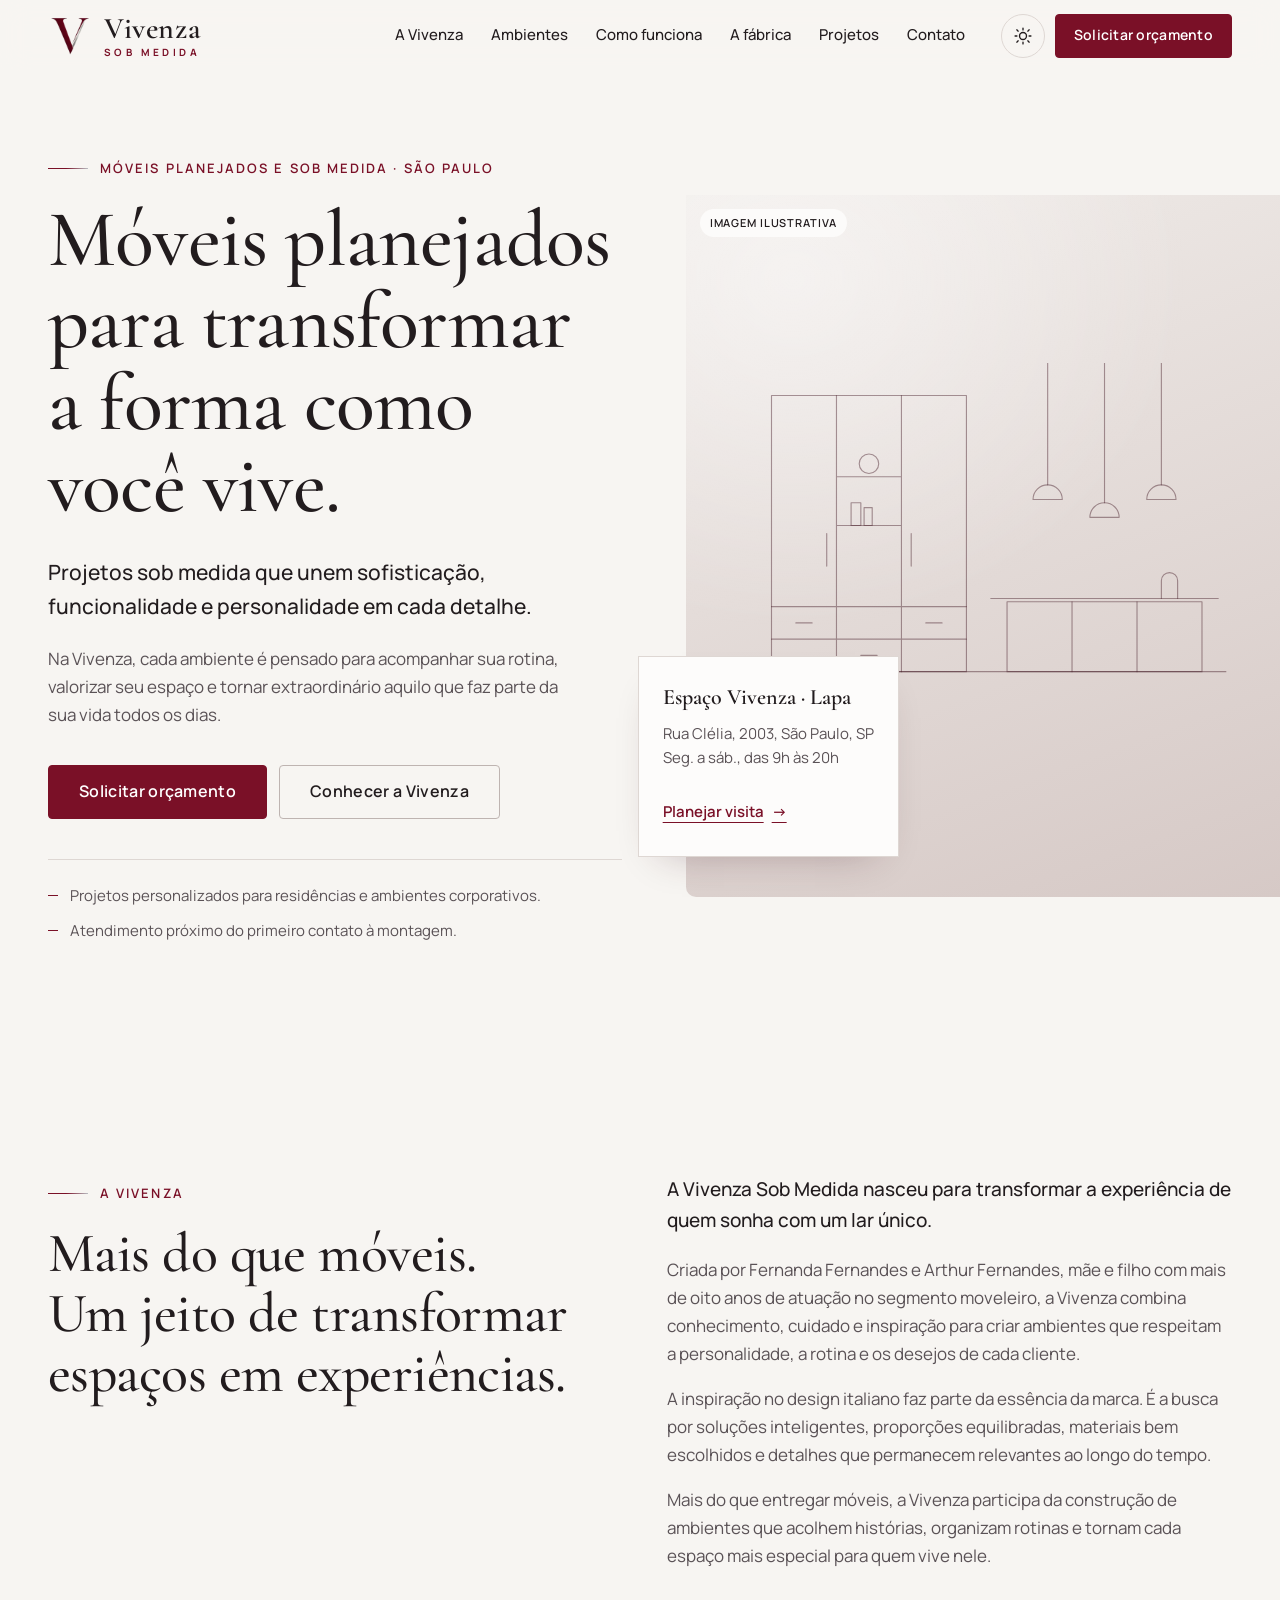
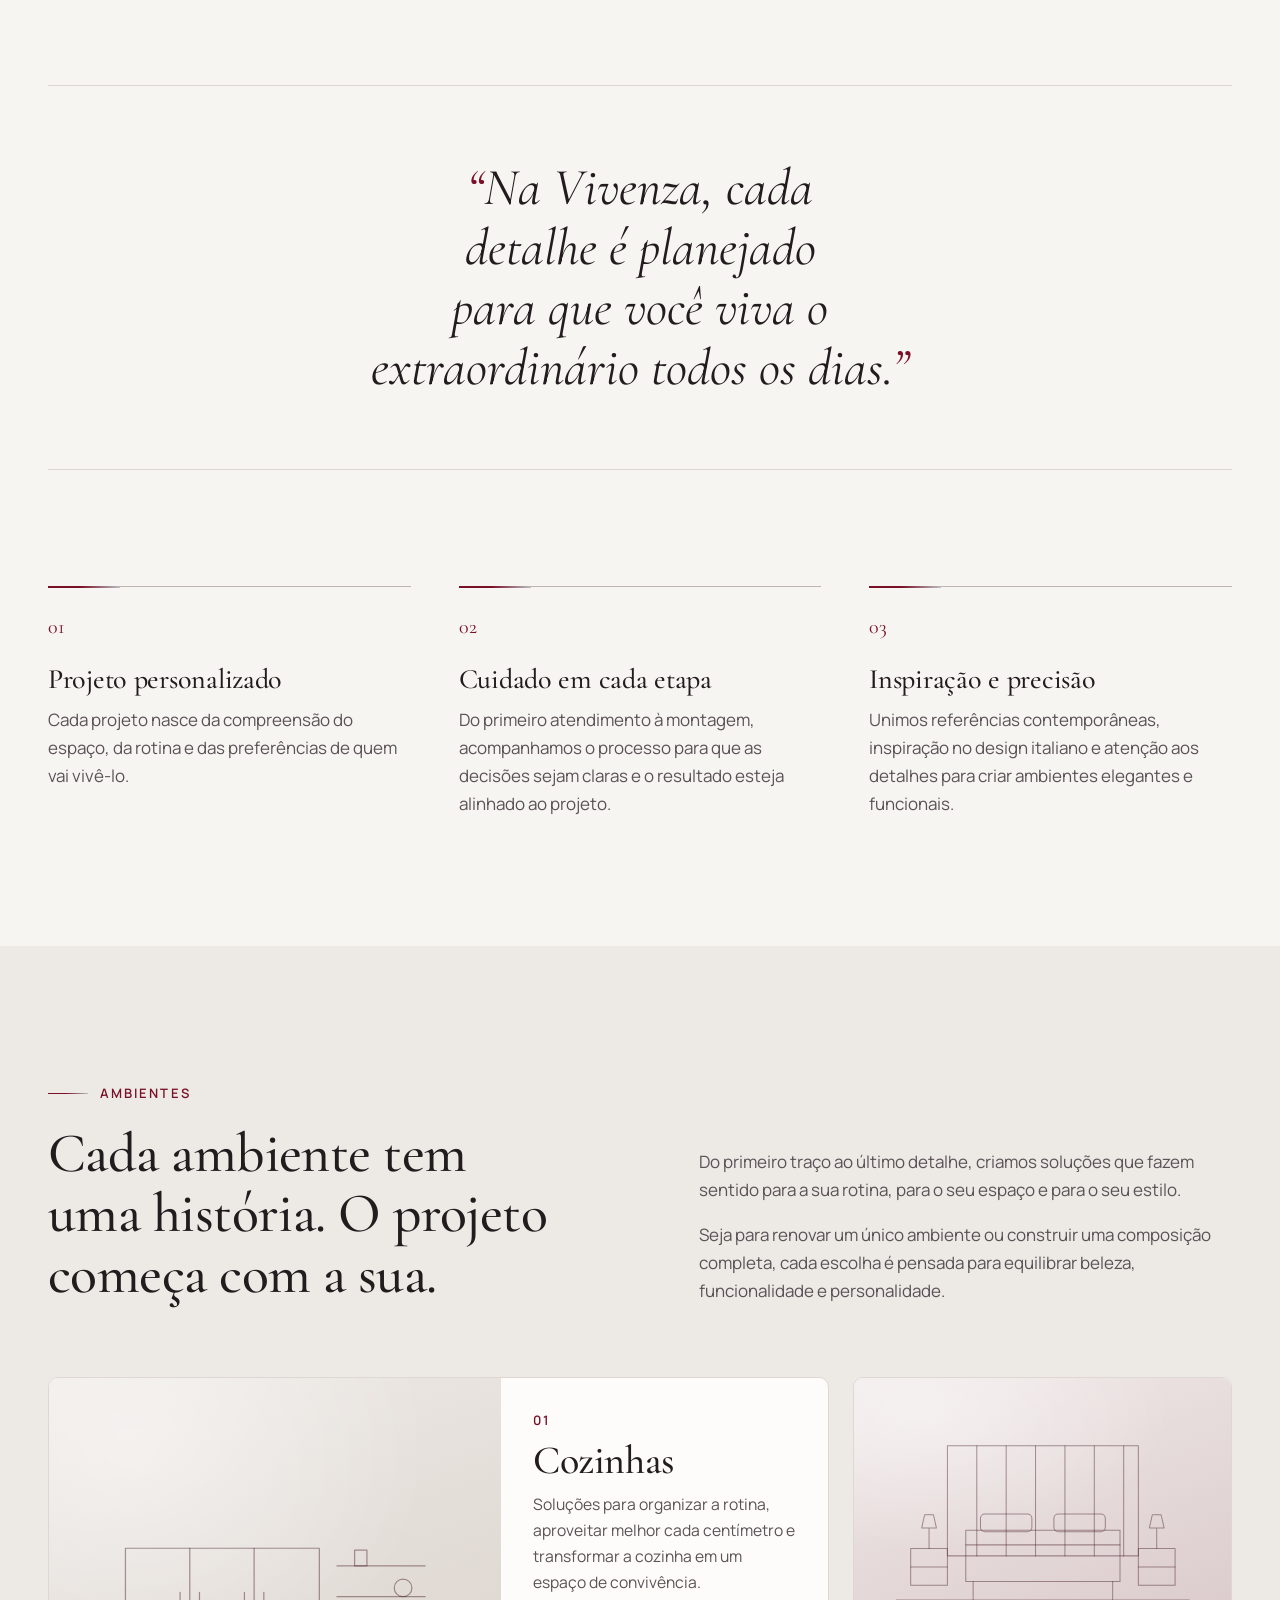
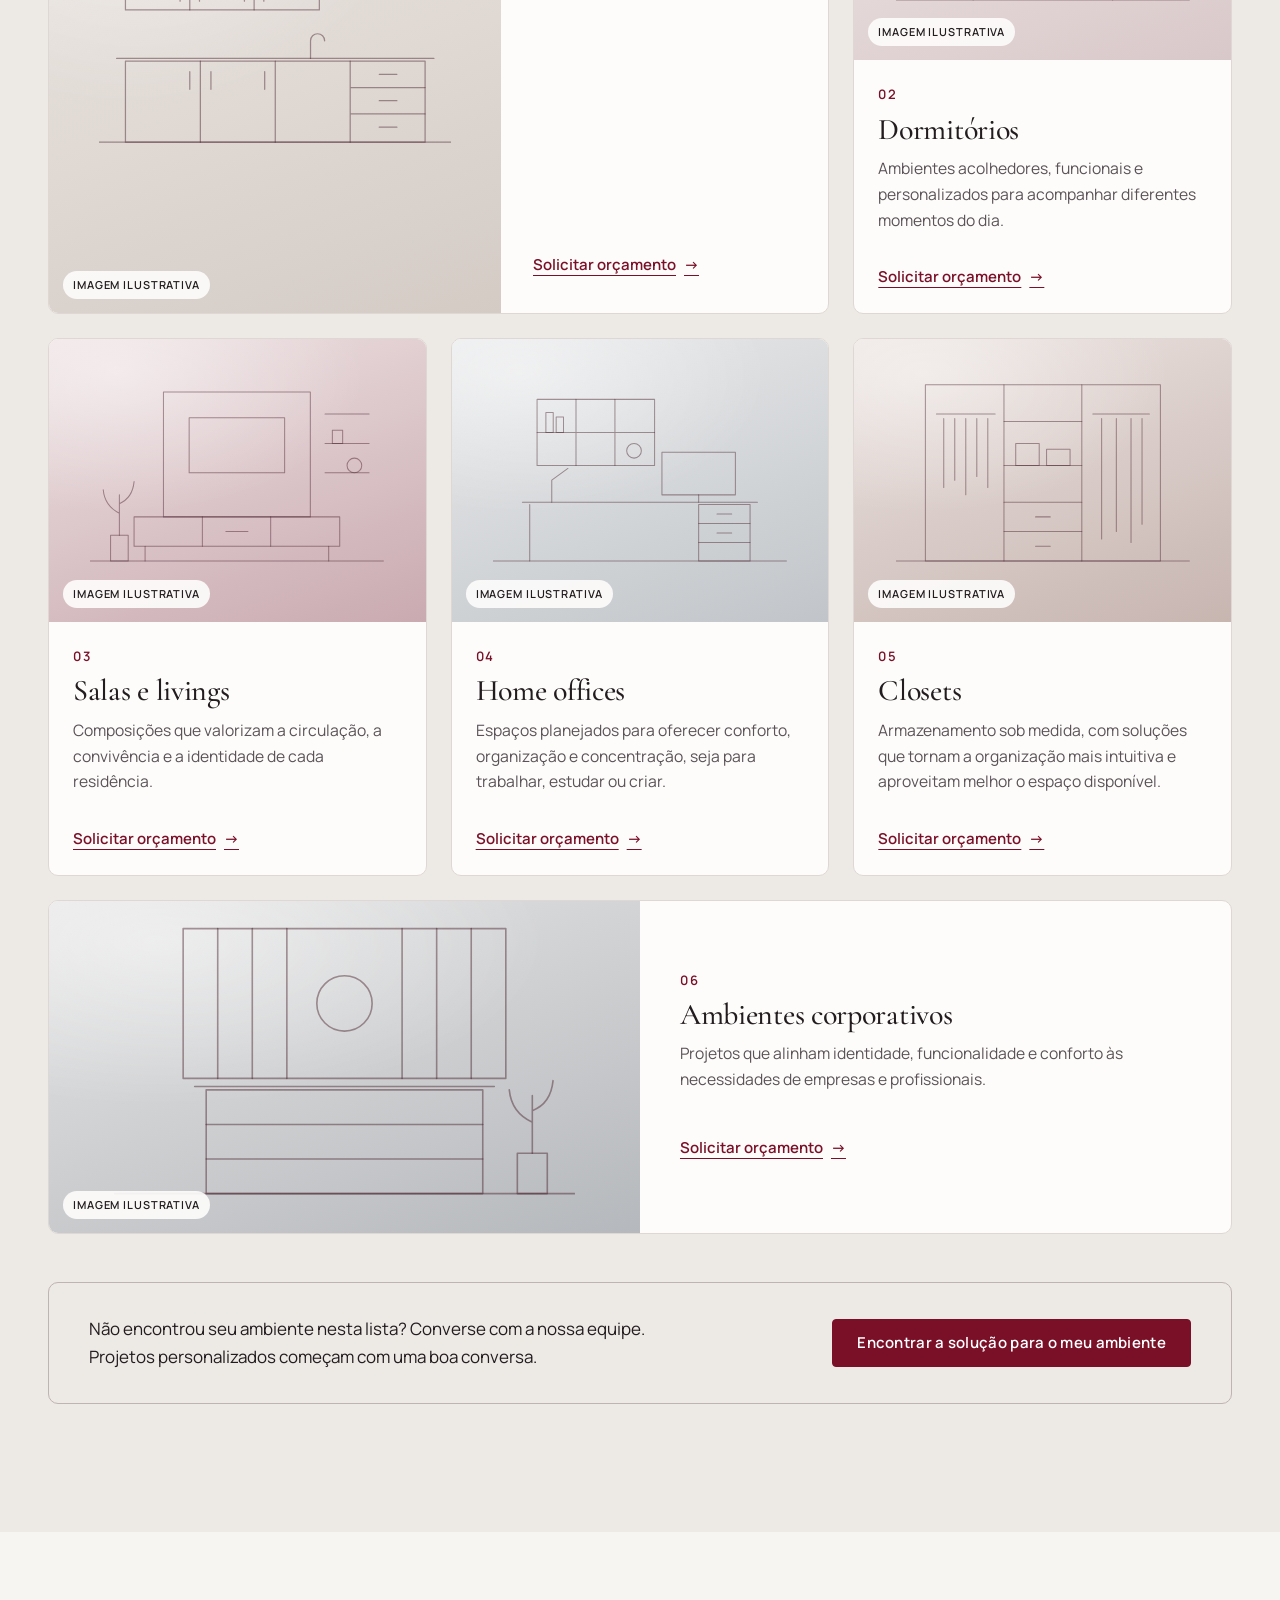
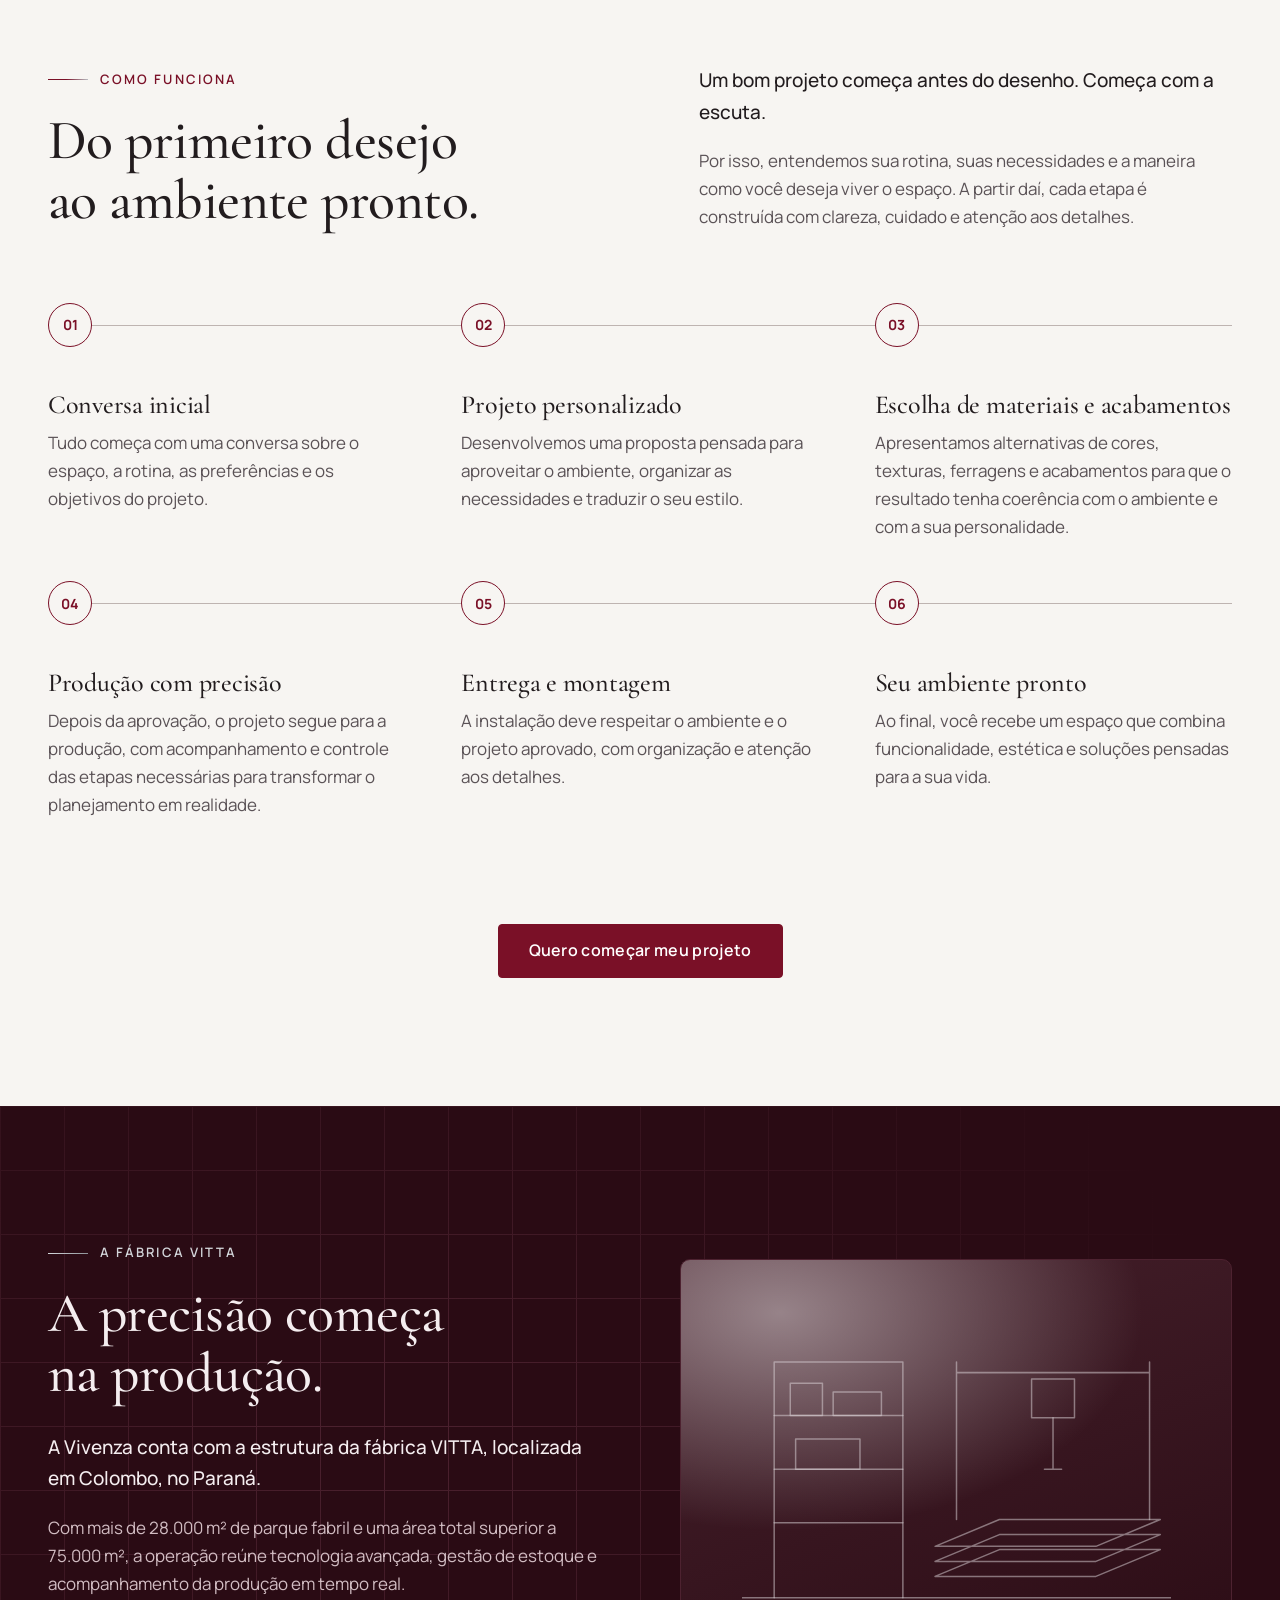
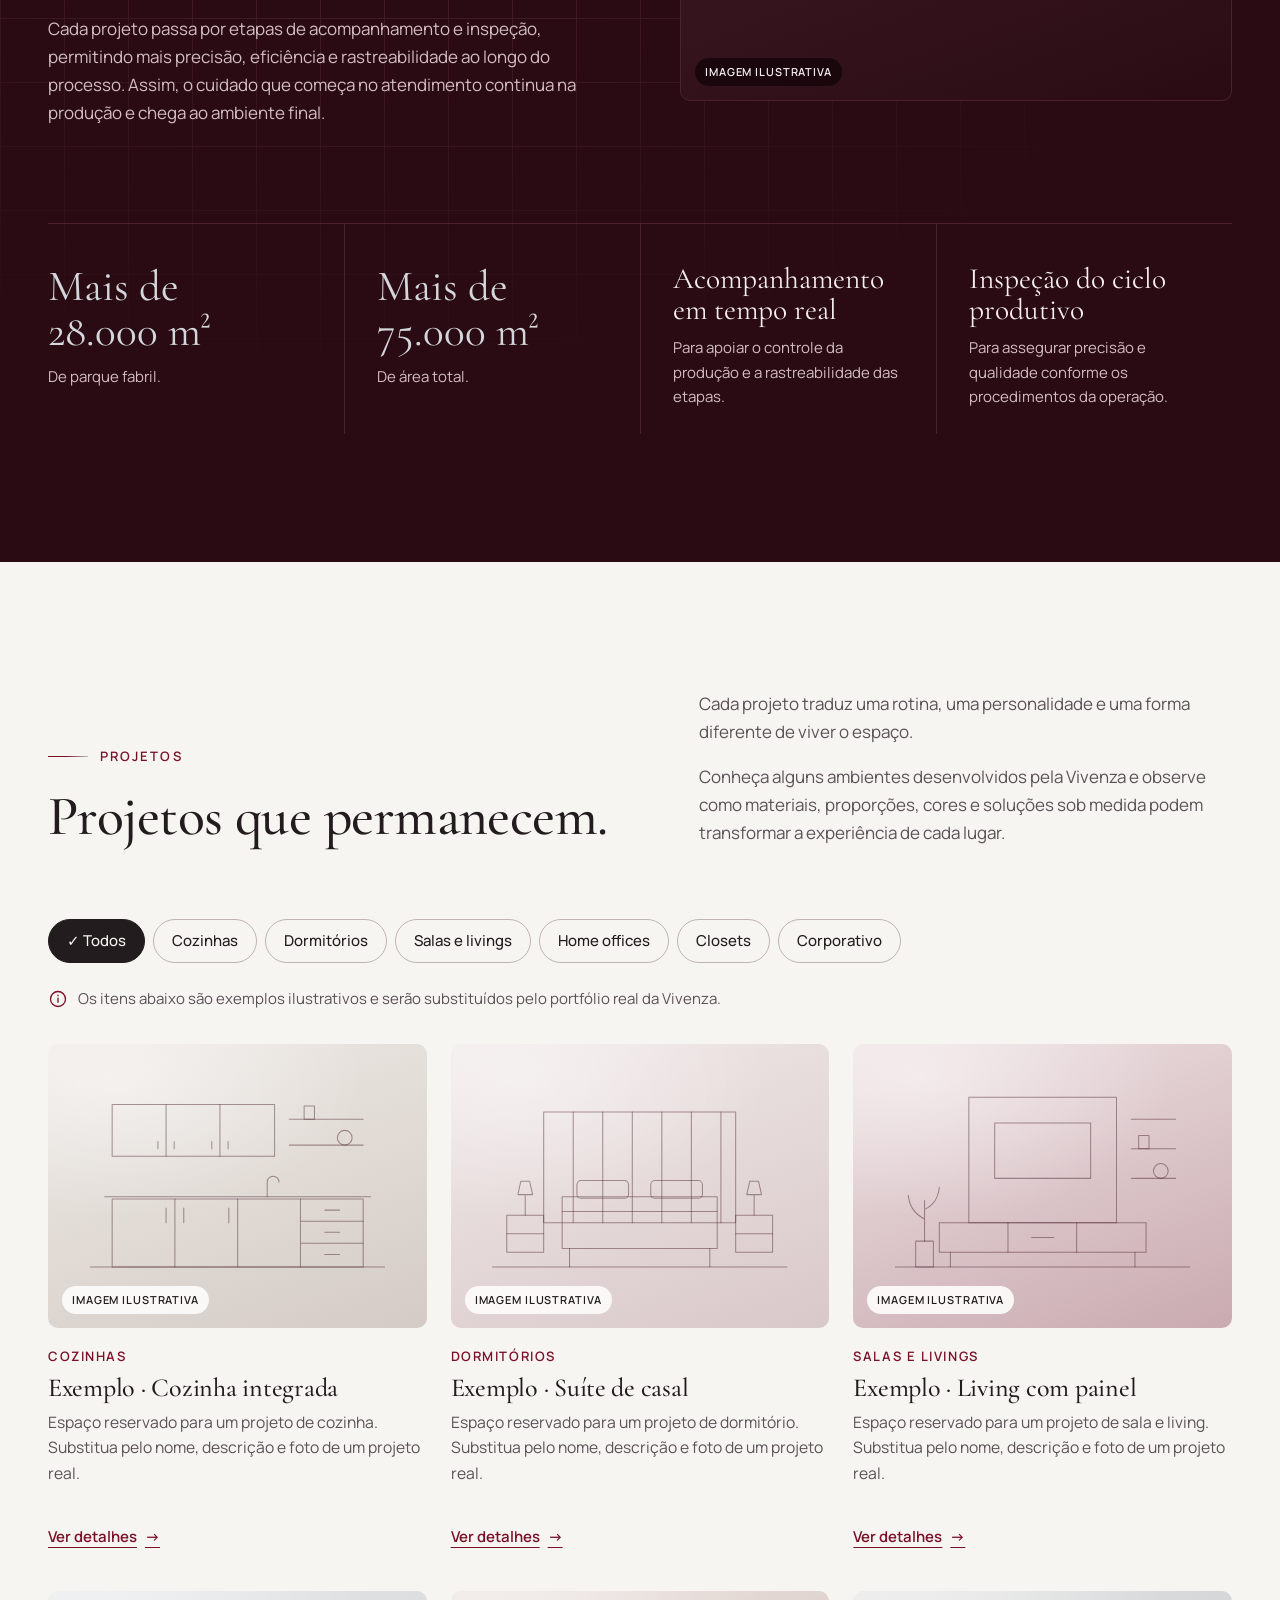
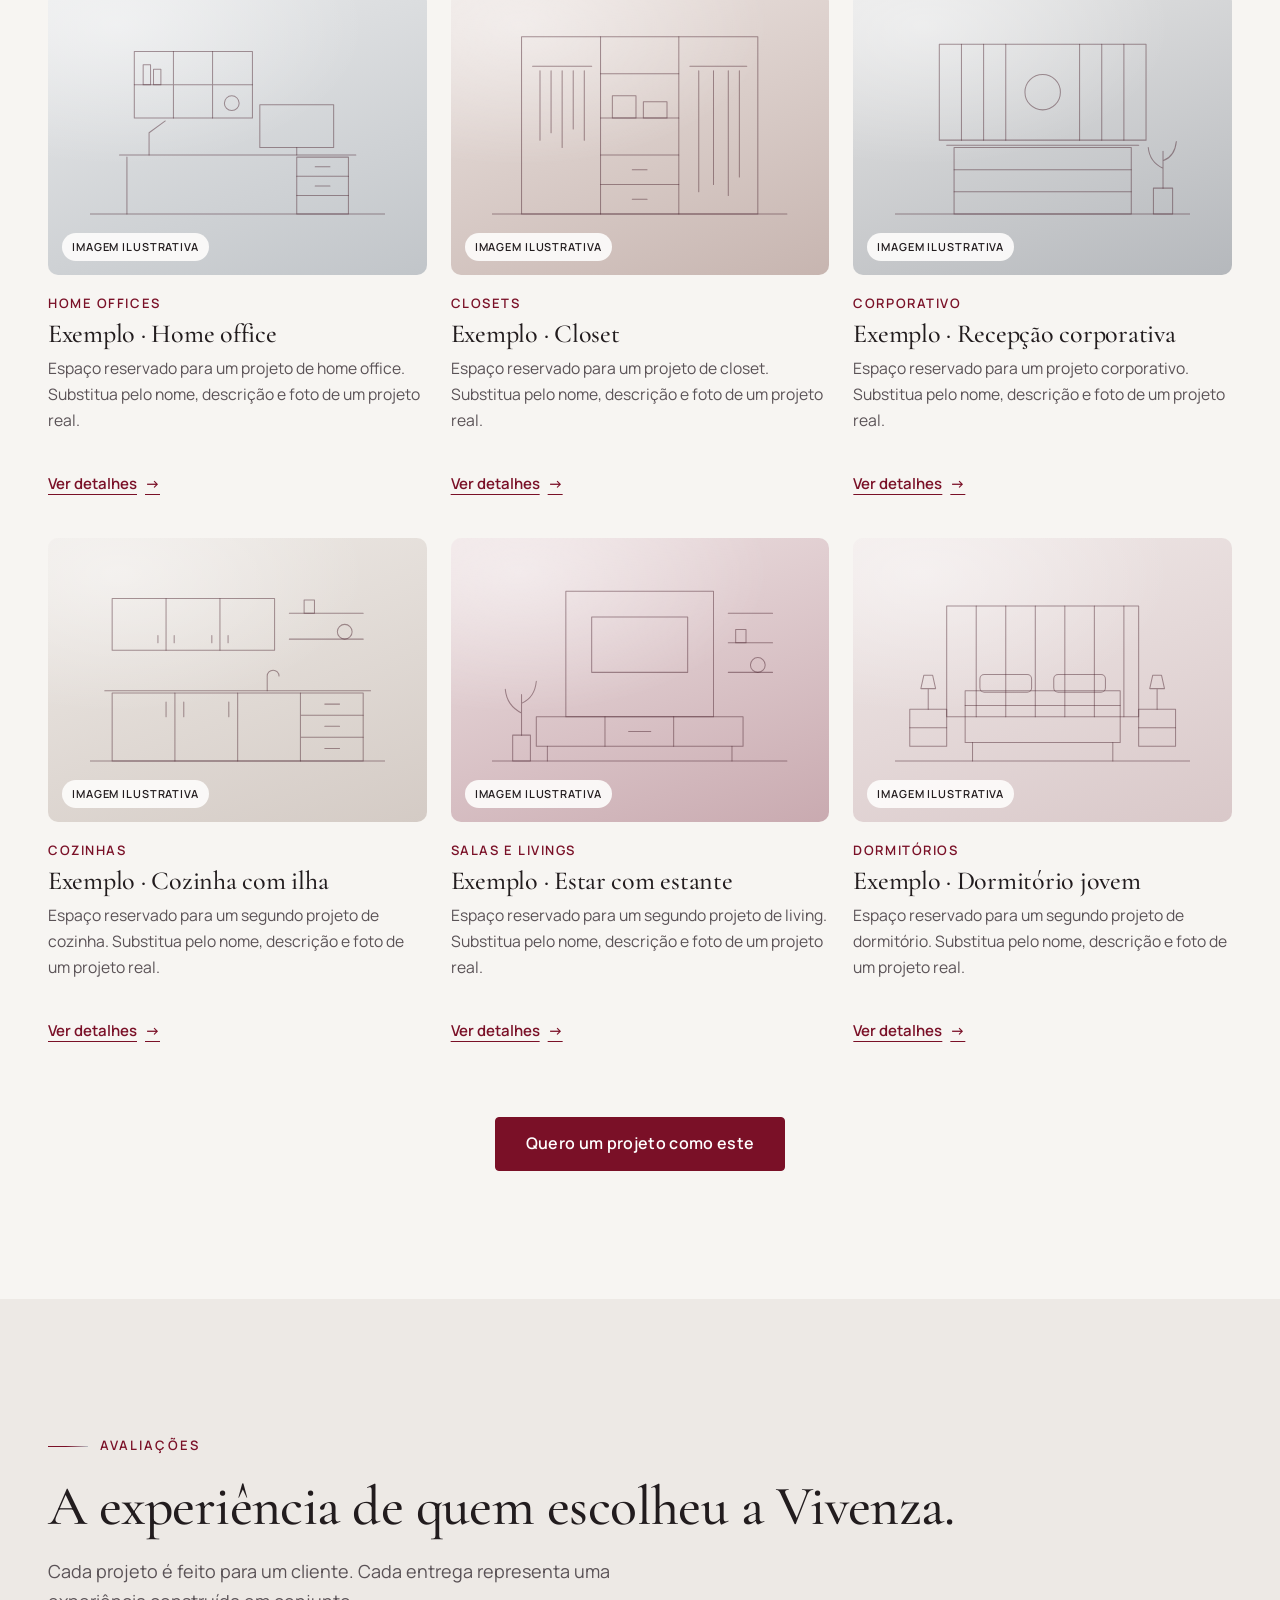
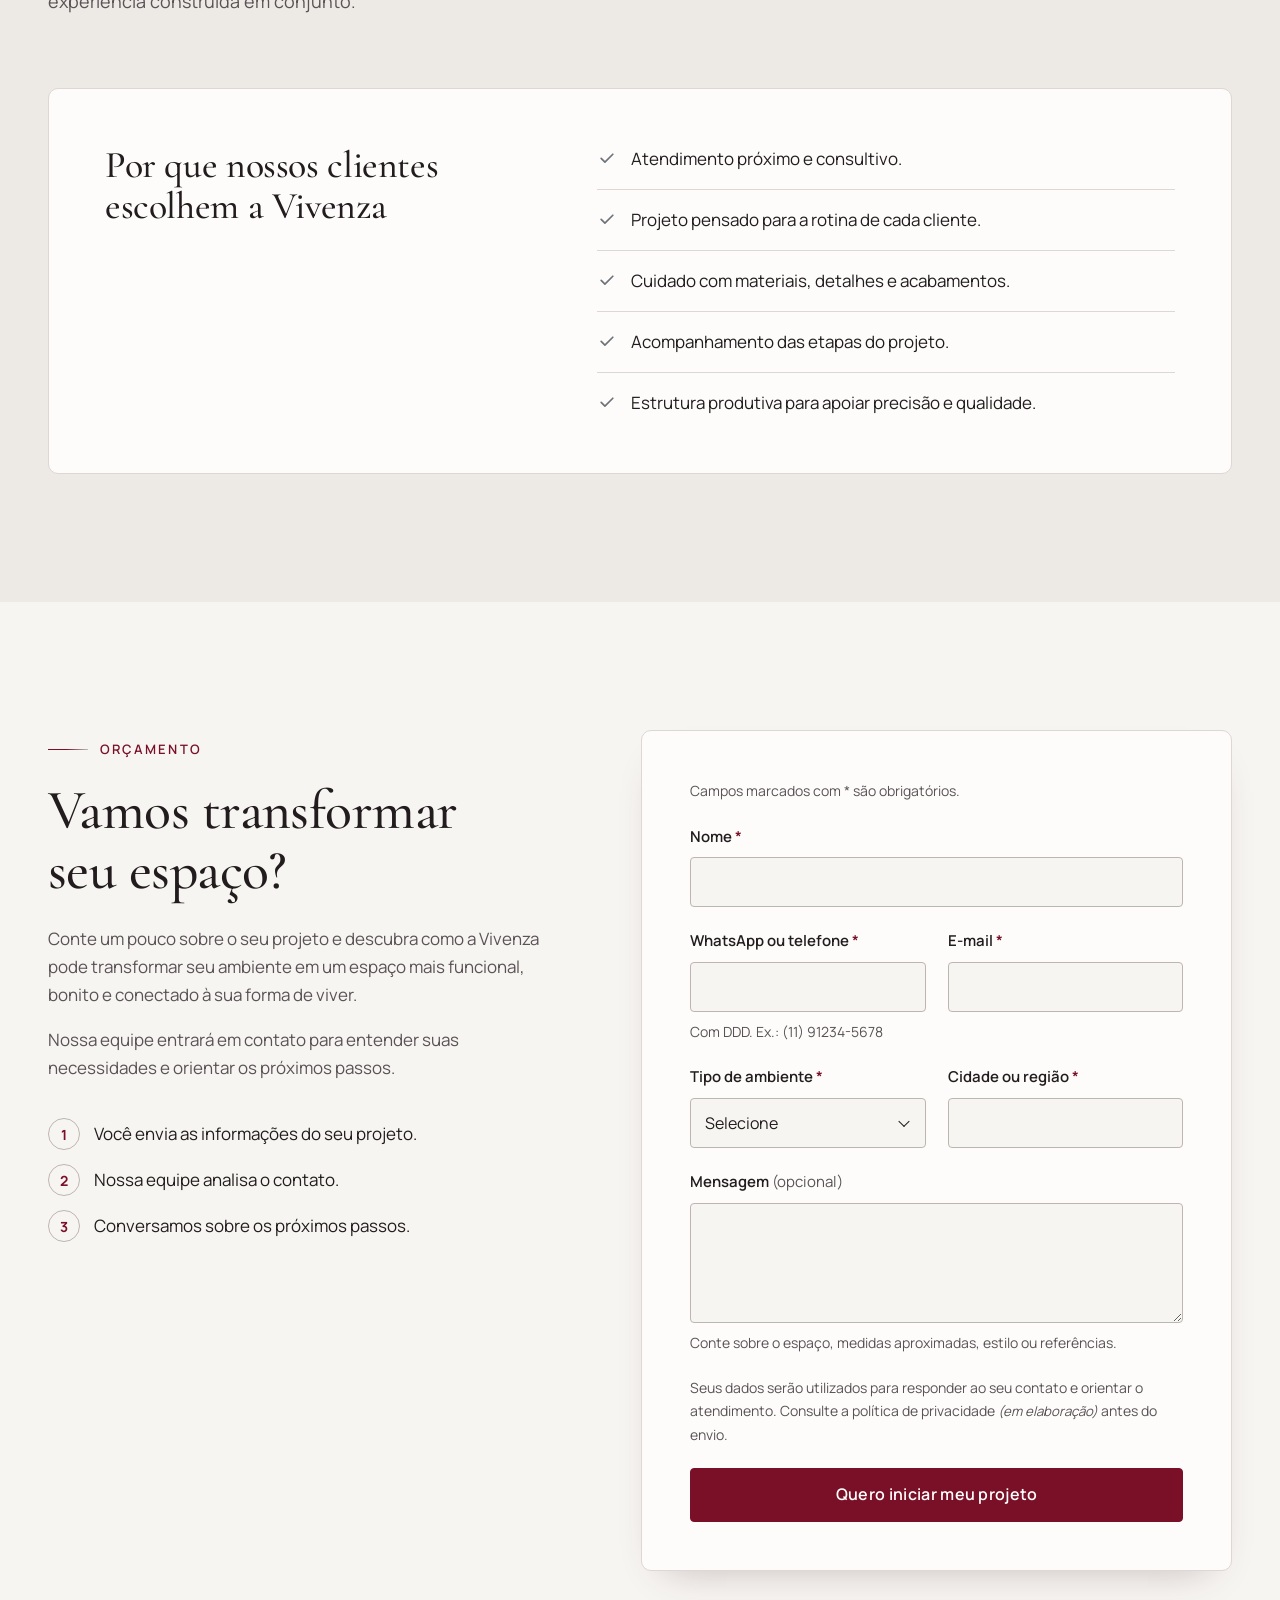
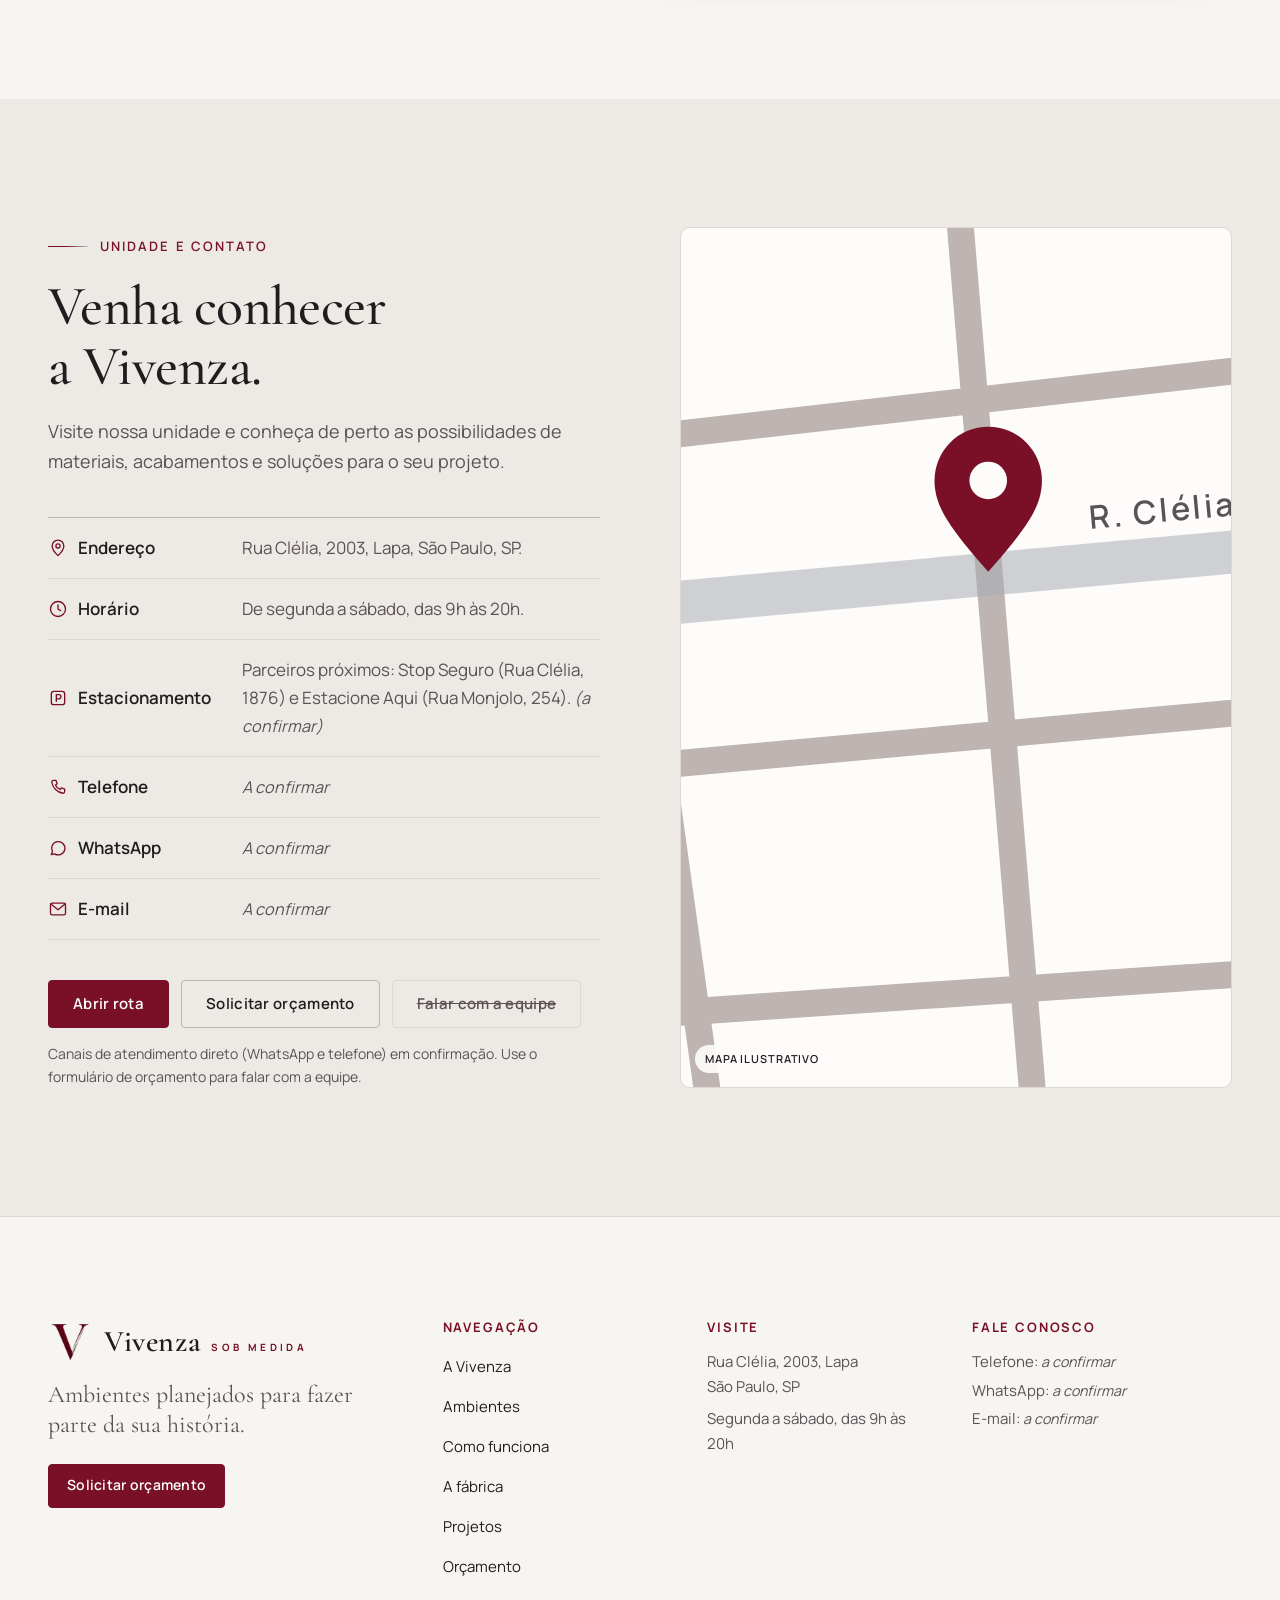
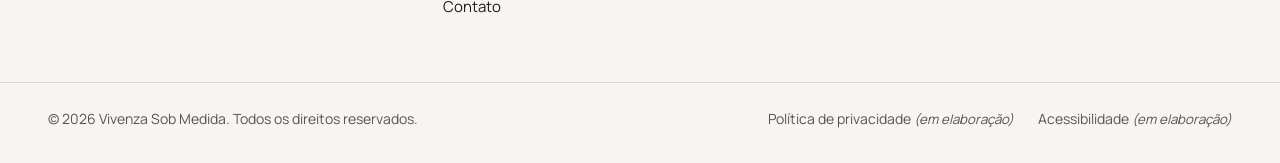
<file: v2-bordo/index.html>
<!doctype html>
<html lang="pt-BR">
<head>
  <meta charset="utf-8">
  <meta name="viewport" content="width=device-width, initial-scale=1">
  <title>Vivenza Sob Medida | Móveis Planejados em São Paulo</title>
  <meta name="description" content="Projetos de móveis planejados e sob medida para transformar sua casa. Conheça a Vivenza, nossos ambientes, processo de criação e soluções personalizadas.">

  <!-- TODO: confirmar o domínio definitivo antes da publicação (canonical e og:url). -->
  <link rel="canonical" href="https://vivenzasobmedida.com.br/">

  <meta name="theme-color" content="#F7F5F2" media="(prefers-color-scheme: light)">
  <meta name="theme-color" content="#161214" media="(prefers-color-scheme: dark)">
  <meta name="color-scheme" content="light dark">

  <!-- Open Graph -->
  <meta property="og:type" content="website">
  <meta property="og:locale" content="pt_BR">
  <meta property="og:site_name" content="Vivenza Sob Medida">
  <meta property="og:title" content="Vivenza Sob Medida | Móveis Planejados em São Paulo">
  <meta property="og:description" content="Projetos de móveis planejados e sob medida para transformar sua casa. Conheça a Vivenza, nossos ambientes, processo de criação e soluções personalizadas.">
  <meta property="og:url" content="https://vivenzasobmedida.com.br/">
  <!-- TODO: criar assets/img/og-vivenza.jpg (1200×630, foto real de projeto Vivenza) e descomentar as linhas abaixo. -->
  <!-- <meta property="og:image" content="https://vivenzasobmedida.com.br/assets/img/og-vivenza.jpg"> -->
  <!-- <meta property="og:image:alt" content="Ambiente planejado pela Vivenza Sob Medida"> -->
  <meta name="twitter:card" content="summary_large_image">

  <!-- Favicon gerado a partir da logo enviada (PNG). TODO: substituir por SVG oficial quando disponível. -->
  <link rel="icon" href="assets/favicon.png" type="image/png">
  <link rel="apple-touch-icon" href="assets/apple-touch-icon.png">

  <!-- Aplica o tema antes da primeira pintura para evitar flash de cor. -->
  <script>
    (function () {
      var t = null;
      try { t = localStorage.getItem('vivenza-theme'); } catch (e) {}
      if (t !== 'light' && t !== 'dark') {
        t = window.matchMedia && window.matchMedia('(prefers-color-scheme: dark)').matches ? 'dark' : 'light';
      }
      document.documentElement.setAttribute('data-theme', t);
      document.documentElement.classList.add('js');
    })();
  </script>

  <link rel="preconnect" href="https://fonts.googleapis.com">
  <link rel="preconnect" href="https://fonts.gstatic.com" crossorigin>
  <link rel="stylesheet" href="https://fonts.googleapis.com/css2?family=Cormorant+Garamond:ital,wght@0,500;0,600;1,500&family=Manrope:wght@400;500;600;700&display=swap">
  <link rel="stylesheet" href="styles.css">

  <!-- TODO (hero): quando houver foto real, adicionar preload da imagem principal:
  <link rel="preload" as="image" href="assets/img/hero-vivenza.webp" fetchpriority="high">
  -->

  <!--
    Dados estruturados: somente informações confirmadas no briefing (nome, endereço e horário).
    TODO: adicionar "telephone", "email", "url", "image", "geo" e "sameAs" (redes sociais) após confirmação do cliente.
  -->
  <script type="application/ld+json">
  {
    "@context": "https://schema.org",
    "@type": "FurnitureStore",
    "name": "Vivenza Sob Medida",
    "description": "Móveis planejados e sob medida para residências e ambientes corporativos.",
    "address": {
      "@type": "PostalAddress",
      "streetAddress": "Rua Clélia, 2003",
      "addressLocality": "São Paulo",
      "addressRegion": "SP",
      "addressCountry": "BR"
    },
    "openingHoursSpecification": [{
      "@type": "OpeningHoursSpecification",
      "dayOfWeek": ["Monday", "Tuesday", "Wednesday", "Thursday", "Friday", "Saturday"],
      "opens": "09:00",
      "closes": "20:00"
    }]
  }
  </script>

  <script src="script.js" defer></script>
</head>
<body>
  <!--
    Ilustrações vetoriais usadas SOMENTE como espaço reservado para fotos.
    Não representam projetos reais da Vivenza. Remova cada uso quando a foto definitiva for inserida.
  -->
  <svg class="sprite" xmlns="http://www.w3.org/2000/svg" aria-hidden="true" focusable="false">
    <symbol id="ill-hero" viewBox="0 0 600 450">
      <path d="M0 380H600"/>
      <rect x="40" y="40" width="240" height="340"/>
      <path d="M120 40V380M200 40V380M40 300H280M40 340H280M120 140H200M120 200H200"/>
      <path d="M108 210V250M212 210V250M150 360H170M70 320H90M230 320H250"/>
      <circle cx="160" cy="124" r="12"/>
      <rect x="138" y="172" width="12" height="28"/><rect x="154" y="178" width="10" height="22"/>
      <path class="thick" d="M310 290H590"/>
      <rect x="330" y="294" width="240" height="86"/>
      <path d="M410 294V380M490 294V380"/>
      <path d="M520 290v-22a10 10 0 0 1 20 0v22"/>
      <path d="M380 0V150M450 0V172M520 0V150"/>
      <path d="M362 168a18 18 0 0 1 36 0ZM432 190a18 18 0 0 1 36 0ZM502 168a18 18 0 0 1 36 0Z"/>
    </symbol>
    <symbol id="ill-cozinha" viewBox="0 0 400 300">
      <path d="M0 260H400"/>
      <rect x="30" y="40" width="220" height="70"/>
      <path d="M103 40V110M176 40V110M92 90V100M114 90V100M165 90V100M187 90V100"/>
      <path d="M270 60H370M270 95H370"/>
      <rect x="290" y="42" width="14" height="18"/><circle cx="345" cy="85" r="10"/>
      <path class="thick" d="M20 165H380"/>
      <rect x="30" y="168" width="340" height="92"/>
      <path d="M115 168V260M200 168V260M285 168V260M285 198H370M285 228H370M103 180V200M127 180V200M188 180V200M318 183H338M318 213H338M318 243H338"/>
      <path d="M240 165V145a8 8 0 0 1 16 0"/>
    </symbol>
    <symbol id="ill-dormitorio" viewBox="0 0 400 300">
      <path d="M0 260H400"/>
      <rect x="70" y="50" width="260" height="150"/>
      <path d="M110 50V200M150 50V200M190 50V200M230 50V200M270 50V200M310 50V200"/>
      <rect x="95" y="165" width="210" height="70"/>
      <path d="M95 185H305M105 235V260M295 235V260"/>
      <rect x="115" y="143" width="70" height="24" rx="6"/><rect x="215" y="143" width="70" height="24" rx="6"/>
      <rect x="20" y="190" width="50" height="50"/><rect x="330" y="190" width="50" height="50"/>
      <path d="M20 215H70M330 215H380M45 190V162M355 190V162M35 162h20l-4-18h-12zM345 162h20l-4-18h-12z"/>
    </symbol>
    <symbol id="ill-living" viewBox="0 0 400 300">
      <path d="M0 260H400"/>
      <rect x="100" y="30" width="200" height="170"/>
      <rect x="135" y="65" width="130" height="75"/>
      <rect x="60" y="200" width="280" height="40"/>
      <path d="M153 200V240M246 200V240M75 240V260M325 240V260M185 220H215"/>
      <path d="M320 60H380M320 100H380M320 140H380"/>
      <rect x="330" y="82" width="14" height="18"/><circle cx="360" cy="130" r="10"/>
      <rect x="28" y="225" width="24" height="35"/>
      <path d="M40 225V170M40 195q-20-10-22-32M40 182q18-8 20-30"/>
    </symbol>
    <symbol id="ill-office" viewBox="0 0 400 300">
      <path d="M0 260H400"/>
      <rect x="60" y="40" width="160" height="90"/>
      <path d="M113 40V130M166 40V130M60 85H220"/>
      <rect x="72" y="58" width="10" height="27"/><rect x="86" y="64" width="10" height="21"/><circle cx="192" cy="110" r="10"/>
      <path class="thick" d="M40 180H360"/>
      <rect x="280" y="183" width="70" height="77"/>
      <path d="M280 209H350M280 235H350M305 196H325M305 222H325M50 183V260"/>
      <rect x="230" y="112" width="100" height="58"/>
      <path d="M280 170V180M80 180V150l22-16"/>
    </symbol>
    <symbol id="ill-closet" viewBox="0 0 400 300">
      <path d="M0 260H400"/>
      <rect x="40" y="20" width="320" height="240"/>
      <path d="M147 20V260M253 20V260"/>
      <path d="M55 60H135M65 66V160M80 66V150M95 66V170M110 66V145M125 66V160"/>
      <path d="M147 70H253M147 130H253M147 180H253M147 220H253M190 200H210M190 240H210"/>
      <rect x="163" y="100" width="32" height="30"/><rect x="205" y="108" width="32" height="22"/>
      <path d="M268 60H345M280 66V230M300 66V220M320 66V235M335 66V210"/>
    </symbol>
    <symbol id="ill-corporativo" viewBox="0 0 400 300">
      <path d="M0 260H400"/>
      <rect x="60" y="30" width="280" height="130"/>
      <path d="M90 30V160M120 30V160M150 30V160M250 30V160M280 30V160M310 30V160"/>
      <circle class="solid" cx="200" cy="95" r="24"/>
      <path class="thick" d="M70 167H330"/>
      <rect x="80" y="170" width="240" height="90"/>
      <path d="M80 200H320M80 230H320"/>
      <rect x="350" y="225" width="26" height="35"/>
      <path d="M363 225V175M363 198q-18-8-20-28M363 188q16-6 18-26"/>
    </symbol>
    <symbol id="ill-fabrica" viewBox="0 0 400 300">
      <path d="M0 260H400"/>
      <rect x="30" y="40" width="120" height="150"/>
      <path d="M30 90H150M30 140H150M30 190V260M150 190V260"/>
      <rect x="45" y="60" width="30" height="30"/><rect x="85" y="68" width="45" height="22"/><rect x="50" y="112" width="60" height="28"/>
      <path d="M180 240L240 215H390L330 240ZM180 226L240 201H390L330 226ZM180 212L240 187H390L330 212Z"/>
      <path d="M200 40V187M380 40V187M200 50H380"/>
      <rect x="270" y="56" width="40" height="36"/>
      <path d="M290 92V140M282 140h16"/>
    </symbol>
  </svg>

  <a class="skip-link" href="#conteudo">Ir para o conteúdo principal</a>

  <!-- ===================== HEADER ===================== -->
  <header class="site-header" data-header>
    <div class="container site-header__inner">
      <!-- Símbolo "V" recortado da logo enviada (PNG). TODO: substituir pelo SVG oficial e confirmar o logotipo completo (símbolo + nome). -->
      <a class="brand" href="#inicio" aria-label="Vivenza Sob Medida, voltar ao início">
        <span class="brand__mark"><img src="assets/logo-vivenza-v-mark.png" alt="" width="40" height="40"></span>
        <span class="brand__text">
          <span class="brand__name">Vivenza</span>
          <span class="brand__tag">Sob Medida</span>
        </span>
      </a>

      <nav class="site-nav" aria-label="Navegação principal">
        <div class="site-nav__panel" id="site-nav" data-nav-panel>
          <ul class="site-nav__list">
            <li><a href="#a-vivenza">A Vivenza</a></li>
            <li><a href="#ambientes">Ambientes</a></li>
            <li><a href="#como-funciona">Como funciona</a></li>
            <li><a href="#a-fabrica">A fábrica</a></li>
            <li><a href="#projetos">Projetos</a></li>
            <li><a href="#contato">Contato</a></li>
          </ul>
          <a class="btn btn--primary site-nav__cta" href="#orcamento">Solicitar orçamento</a>
        </div>
      </nav>

      <div class="site-header__actions">
        <button class="icon-btn theme-toggle" type="button" data-theme-toggle aria-label="Ativar modo escuro">
          <svg class="icon icon--sun" viewBox="0 0 24 24" aria-hidden="true" focusable="false"><circle cx="12" cy="12" r="4.2"/><path d="M12 2.5v2.2M12 19.3v2.2M4.6 4.6l1.6 1.6M17.8 17.8l1.6 1.6M2.5 12h2.2M19.3 12h2.2M4.6 19.4l1.6-1.6M17.8 6.2l1.6-1.6"/></svg>
          <svg class="icon icon--moon" viewBox="0 0 24 24" aria-hidden="true" focusable="false"><path d="M20 14.5A8 8 0 0 1 9.5 4a8 8 0 1 0 10.5 10.5Z"/></svg>
        </button>
        <a class="btn btn--primary btn--sm site-header__cta" href="#orcamento">Solicitar orçamento</a>
        <button class="icon-btn menu-toggle" type="button" data-menu-toggle aria-controls="site-nav" aria-expanded="false" aria-label="Abrir menu">
          <span class="menu-toggle__bars" aria-hidden="true"><span></span><span></span></span>
        </button>
      </div>
    </div>
  </header>

  <main id="conteudo" tabindex="-1">

    <!-- ===================== HERO ===================== -->
    <section class="hero" id="inicio" aria-labelledby="hero-title">
      <div class="container hero__grid">
        <div class="hero__content">
          <p class="eyebrow">Móveis planejados e sob medida · São Paulo</p>
          <h1 id="hero-title" class="hero__title">Móveis planejados para transformar a forma como você vive.</h1>
          <p class="hero__lead">Projetos sob medida que unem sofisticação, funcionalidade e personalidade em cada detalhe.</p>
          <p class="hero__text">Na Vivenza, cada ambiente é pensado para acompanhar sua rotina, valorizar seu espaço e tornar extraordinário aquilo que faz parte da sua vida todos os dias.</p>
          <div class="btn-row">
            <a class="btn btn--primary btn--lg" href="#orcamento">Solicitar orçamento</a>
            <a class="btn btn--ghost btn--lg" href="#a-vivenza">Conhecer a Vivenza</a>
          </div>
          <ul class="hero__notes">
            <li>Projetos personalizados para residências e ambientes corporativos.</li>
            <li>Atendimento próximo do primeiro contato à montagem.</li>
          </ul>
        </div>

        <div class="hero__media">
          <!--
            TODO (Hero): substituir o placeholder por foto real de projeto Vivenza.
            Arquivo sugerido: assets/img/hero-vivenza.webp (mín. 1600×1200, < 250 KB)
            Alt sugerido: "Cozinha integrada à sala com marcenaria sob medida em tons de madeira, projeto Vivenza"
            Markup:
            <img src="assets/img/hero-vivenza.webp" alt="..." width="1600" height="1200" fetchpriority="high" decoding="async">
          -->
          <div class="ph ph--hero" role="img" aria-label="Espaço reservado para a foto principal: ambiente integrado com marcenaria sob medida. Imagem ilustrativa, não é um projeto real.">
            <svg class="ph__art" aria-hidden="true" focusable="false"><use href="#ill-hero"/></svg>
            <span class="ph__tag" aria-hidden="true">Imagem ilustrativa</span>
          </div>
          <div class="hero__card">
            <p class="hero__card-title">Espaço Vivenza · Lapa</p>
            <p>Rua Clélia, 2003, São Paulo, SP<br>Seg. a sáb., das 9h às 20h</p>
            <a class="link-arrow" href="#contato">Planejar visita</a>
          </div>
        </div>
      </div>
    </section>

    <!-- ===================== A VIVENZA ===================== -->
    <section class="section about" id="a-vivenza" aria-labelledby="about-title">
      <div class="container">
        <div class="about__grid">
          <header class="about__head">
            <p class="eyebrow">A Vivenza</p>
            <h2 id="about-title" class="section-title">Mais do que móveis. Um jeito de transformar espaços em experiências.</h2>
          </header>
          <div class="about__text prose">
            <p class="prose__lead">A Vivenza Sob Medida nasceu para transformar a experiência de quem sonha com um lar único.</p>
            <p>Criada por Fernanda Fernandes e Arthur Fernandes, mãe e filho com mais de oito anos de atuação no segmento moveleiro, a Vivenza combina conhecimento, cuidado e inspiração para criar ambientes que respeitam a personalidade, a rotina e os desejos de cada cliente.</p>
            <p>A inspiração no design italiano faz parte da essência da marca. É a busca por soluções inteligentes, proporções equilibradas, materiais bem escolhidos e detalhes que permanecem relevantes ao longo do tempo.</p>
            <p>Mais do que entregar móveis, a Vivenza participa da construção de ambientes que acolhem histórias, organizam rotinas e tornam cada espaço mais especial para quem vive nele.</p>
          </div>
        </div>

        <figure class="quote">
          <blockquote>
            <p>Na Vivenza, cada detalhe é planejado para que você viva o extraordinário todos os dias.</p>
          </blockquote>
        </figure>

        <ul class="pillars">
          <li class="pillar">
            <span class="pillar__num" aria-hidden="true">01</span>
            <h3 class="pillar__title">Projeto personalizado</h3>
            <p>Cada projeto nasce da compreensão do espaço, da rotina e das preferências de quem vai vivê-lo.</p>
          </li>
          <li class="pillar">
            <span class="pillar__num" aria-hidden="true">02</span>
            <h3 class="pillar__title">Cuidado em cada etapa</h3>
            <p>Do primeiro atendimento à montagem, acompanhamos o processo para que as decisões sejam claras e o resultado esteja alinhado ao projeto.</p>
          </li>
          <li class="pillar">
            <span class="pillar__num" aria-hidden="true">03</span>
            <h3 class="pillar__title">Inspiração e precisão</h3>
            <p>Unimos referências contemporâneas, inspiração no design italiano e atenção aos detalhes para criar ambientes elegantes e funcionais.</p>
          </li>
        </ul>
      </div>
    </section>

    <!-- ===================== AMBIENTES ===================== -->
    <section class="section section--tint rooms" id="ambientes" aria-labelledby="rooms-title">
      <div class="container">
        <header class="section-head section-head--split">
          <div>
            <p class="eyebrow">Ambientes</p>
            <h2 id="rooms-title" class="section-title">Cada ambiente tem uma história. O projeto começa com a sua.</h2>
          </div>
          <div class="prose">
            <p>Do primeiro traço ao último detalhe, criamos soluções que fazem sentido para a sua rotina, para o seu espaço e para o seu estilo.</p>
            <p>Seja para renovar um único ambiente ou construir uma composição completa, cada escolha é pensada para equilibrar beleza, funcionalidade e personalidade.</p>
          </div>
        </header>

        <!--
          TODO (Ambientes): substituir cada placeholder por foto real. Para cada card, trocar o bloco .ph por:
          <img src="assets/img/ambiente-XXXX.webp" alt="..." width="1200" height="900" loading="lazy" decoding="async">
        -->
        <ul class="rooms__grid">
          <li class="room-card room-card--feature">
            <!-- TODO: assets/img/ambiente-cozinha.webp — alt: "Cozinha planejada com armários superiores e bancada, projeto Vivenza" -->
            <div class="ph ph--cozinha room-card__media" role="img" aria-label="Espaço reservado para foto de cozinha planejada. Imagem ilustrativa.">
              <svg class="ph__art" aria-hidden="true" focusable="false"><use href="#ill-cozinha"/></svg>
              <span class="ph__tag" aria-hidden="true">Imagem ilustrativa</span>
            </div>
            <div class="room-card__body">
              <span class="room-card__num" aria-hidden="true">01</span>
              <h3 class="room-card__title">Cozinhas</h3>
              <p>Soluções para organizar a rotina, aproveitar melhor cada centímetro e transformar a cozinha em um espaço de convivência.</p>
              <a class="room-card__link link-arrow" href="#orcamento" data-ambiente="cozinha">Solicitar orçamento<span class="visually-hidden"> para cozinha</span></a>
            </div>
          </li>
          <li class="room-card">
            <!-- TODO: assets/img/ambiente-dormitorio.webp — alt: "Dormitório com cabeceira ripada e criados-mudos sob medida, projeto Vivenza" -->
            <div class="ph ph--dormitorio room-card__media" role="img" aria-label="Espaço reservado para foto de dormitório planejado. Imagem ilustrativa.">
              <svg class="ph__art" aria-hidden="true" focusable="false"><use href="#ill-dormitorio"/></svg>
              <span class="ph__tag" aria-hidden="true">Imagem ilustrativa</span>
            </div>
            <div class="room-card__body">
              <span class="room-card__num" aria-hidden="true">02</span>
              <h3 class="room-card__title">Dormitórios</h3>
              <p>Ambientes acolhedores, funcionais e personalizados para acompanhar diferentes momentos do dia.</p>
              <a class="room-card__link link-arrow" href="#orcamento" data-ambiente="dormitorio">Solicitar orçamento<span class="visually-hidden"> para dormitório</span></a>
            </div>
          </li>
          <li class="room-card">
            <!-- TODO: assets/img/ambiente-living.webp — alt: "Sala de estar com painel de TV e rack suspenso sob medida, projeto Vivenza" -->
            <div class="ph ph--living room-card__media" role="img" aria-label="Espaço reservado para foto de sala e living planejados. Imagem ilustrativa.">
              <svg class="ph__art" aria-hidden="true" focusable="false"><use href="#ill-living"/></svg>
              <span class="ph__tag" aria-hidden="true">Imagem ilustrativa</span>
            </div>
            <div class="room-card__body">
              <span class="room-card__num" aria-hidden="true">03</span>
              <h3 class="room-card__title">Salas e livings</h3>
              <p>Composições que valorizam a circulação, a convivência e a identidade de cada residência.</p>
              <a class="room-card__link link-arrow" href="#orcamento" data-ambiente="living">Solicitar orçamento<span class="visually-hidden"> para sala e living</span></a>
            </div>
          </li>
          <li class="room-card">
            <!-- TODO: assets/img/ambiente-home-office.webp — alt: "Home office com bancada e estante sob medida, projeto Vivenza" -->
            <div class="ph ph--office room-card__media" role="img" aria-label="Espaço reservado para foto de home office planejado. Imagem ilustrativa.">
              <svg class="ph__art" aria-hidden="true" focusable="false"><use href="#ill-office"/></svg>
              <span class="ph__tag" aria-hidden="true">Imagem ilustrativa</span>
            </div>
            <div class="room-card__body">
              <span class="room-card__num" aria-hidden="true">04</span>
              <h3 class="room-card__title">Home offices</h3>
              <p>Espaços planejados para oferecer conforto, organização e concentração, seja para trabalhar, estudar ou criar.</p>
              <a class="room-card__link link-arrow" href="#orcamento" data-ambiente="home-office">Solicitar orçamento<span class="visually-hidden"> para home office</span></a>
            </div>
          </li>
          <li class="room-card">
            <!-- TODO: assets/img/ambiente-closet.webp — alt: "Closet com cabideiros, gavetas e nichos sob medida, projeto Vivenza" -->
            <div class="ph ph--closet room-card__media" role="img" aria-label="Espaço reservado para foto de closet planejado. Imagem ilustrativa.">
              <svg class="ph__art" aria-hidden="true" focusable="false"><use href="#ill-closet"/></svg>
              <span class="ph__tag" aria-hidden="true">Imagem ilustrativa</span>
            </div>
            <div class="room-card__body">
              <span class="room-card__num" aria-hidden="true">05</span>
              <h3 class="room-card__title">Closets</h3>
              <p>Armazenamento sob medida, com soluções que tornam a organização mais intuitiva e aproveitam melhor o espaço disponível.</p>
              <a class="room-card__link link-arrow" href="#orcamento" data-ambiente="closet">Solicitar orçamento<span class="visually-hidden"> para closet</span></a>
            </div>
          </li>
          <li class="room-card room-card--wide">
            <!-- TODO: assets/img/ambiente-corporativo.webp — alt: "Recepção corporativa com balcão e painel ripado sob medida, projeto Vivenza" -->
            <div class="ph ph--corporativo room-card__media" role="img" aria-label="Espaço reservado para foto de ambiente corporativo planejado. Imagem ilustrativa.">
              <svg class="ph__art" aria-hidden="true" focusable="false"><use href="#ill-corporativo"/></svg>
              <span class="ph__tag" aria-hidden="true">Imagem ilustrativa</span>
            </div>
            <div class="room-card__body">
              <span class="room-card__num" aria-hidden="true">06</span>
              <h3 class="room-card__title">Ambientes corporativos</h3>
              <p>Projetos que alinham identidade, funcionalidade e conforto às necessidades de empresas e profissionais.</p>
              <a class="room-card__link link-arrow" href="#orcamento" data-ambiente="corporativo">Solicitar orçamento<span class="visually-hidden"> para ambiente corporativo</span></a>
            </div>
          </li>
        </ul>

        <div class="cta-strip">
          <p>Não encontrou seu ambiente nesta lista? Converse com a nossa equipe. Projetos personalizados começam com uma boa conversa.</p>
          <a class="btn btn--primary" href="#orcamento">Encontrar a solução para o meu ambiente</a>
        </div>
      </div>
    </section>

    <!-- ===================== COMO FUNCIONA ===================== -->
    <section class="section process" id="como-funciona" aria-labelledby="process-title">
      <div class="container">
        <header class="section-head section-head--split">
          <div>
            <p class="eyebrow">Como funciona</p>
            <h2 id="process-title" class="section-title">Do primeiro desejo ao ambiente pronto.</h2>
          </div>
          <div class="prose">
            <p class="prose__lead">Um bom projeto começa antes do desenho. Começa com a escuta.</p>
            <p>Por isso, entendemos sua rotina, suas necessidades e a maneira como você deseja viver o espaço. A partir daí, cada etapa é construída com clareza, cuidado e atenção aos detalhes.</p>
          </div>
        </header>

        <!-- TODO: confirmar com o cliente se há etapas adicionais (ex.: medição técnica, apresentação em 3D) antes de incluí-las. Não informar prazos ou garantias sem validação. -->
        <ol class="steps">
          <li class="step">
            <span class="step__num" aria-hidden="true">01</span>
            <h3 class="step__title">Conversa inicial</h3>
            <p>Tudo começa com uma conversa sobre o espaço, a rotina, as preferências e os objetivos do projeto.</p>
          </li>
          <li class="step">
            <span class="step__num" aria-hidden="true">02</span>
            <h3 class="step__title">Projeto personalizado</h3>
            <p>Desenvolvemos uma proposta pensada para aproveitar o ambiente, organizar as necessidades e traduzir o seu estilo.</p>
          </li>
          <li class="step">
            <span class="step__num" aria-hidden="true">03</span>
            <h3 class="step__title">Escolha de materiais e acabamentos</h3>
            <p>Apresentamos alternativas de cores, texturas, ferragens e acabamentos para que o resultado tenha coerência com o ambiente e com a sua personalidade.</p>
          </li>
          <li class="step">
            <span class="step__num" aria-hidden="true">04</span>
            <h3 class="step__title">Produção com precisão</h3>
            <p>Depois da aprovação, o projeto segue para a produção, com acompanhamento e controle das etapas necessárias para transformar o planejamento em realidade.</p>
          </li>
          <li class="step">
            <span class="step__num" aria-hidden="true">05</span>
            <h3 class="step__title">Entrega e montagem</h3>
            <!-- TODO: confirmar se a montagem é feita por equipe própria ou parceira. -->
            <p>A instalação deve respeitar o ambiente e o projeto aprovado, com organização e atenção aos detalhes.</p>
          </li>
          <li class="step">
            <span class="step__num" aria-hidden="true">06</span>
            <h3 class="step__title">Seu ambiente pronto</h3>
            <p>Ao final, você recebe um espaço que combina funcionalidade, estética e soluções pensadas para a sua vida.</p>
          </li>
        </ol>

        <div class="center">
          <a class="btn btn--primary btn--lg" href="#orcamento">Quero começar meu projeto</a>
        </div>
      </div>
    </section>

    <!-- ===================== A FÁBRICA VITTA ===================== -->
    <!--
      TODO (confirmar com o cliente):
      - Números da fábrica (28.000&nbsp;m² de parque fabril; 75.000&nbsp;m² de área total).
      - Relação institucional entre Vivenza e VITTA (parceria, grupo, fornecimento) e forma correta de citar a marca.
      - Autorização de uso de imagens da fábrica VITTA.
    -->
    <section class="section section--inverse factory" id="a-fabrica" aria-labelledby="factory-title">
      <div class="container">
        <div class="factory__grid">
          <div class="factory__content">
            <p class="eyebrow">A fábrica VITTA</p>
            <h2 id="factory-title" class="section-title">A precisão começa na produção.</h2>
            <div class="prose">
              <p class="prose__lead">A Vivenza conta com a estrutura da fábrica VITTA, localizada em Colombo, no Paraná.</p>
              <p>Com mais de 28.000&nbsp;m² de parque fabril e uma área total superior a 75.000&nbsp;m², a operação reúne tecnologia avançada, gestão de estoque e acompanhamento da produção em tempo real.</p>
              <p>Cada projeto passa por etapas de acompanhamento e inspeção, permitindo mais precisão, eficiência e rastreabilidade ao longo do processo. Assim, o cuidado que começa no atendimento continua na produção e chega ao ambiente final.</p>
            </div>
          </div>
          <div class="factory__media">
            <!-- TODO: assets/img/fabrica-vitta.webp (somente com autorização) — alt: "Linha de produção da fábrica VITTA em Colombo, PR" -->
            <div class="ph ph--fabrica" role="img" aria-label="Espaço reservado para foto da fábrica VITTA. Imagem ilustrativa.">
              <svg class="ph__art" aria-hidden="true" focusable="false"><use href="#ill-fabrica"/></svg>
              <span class="ph__tag" aria-hidden="true">Imagem ilustrativa</span>
            </div>
          </div>
        </div>

        <dl class="stats">
          <div class="stat">
            <dt class="stat__value">Mais de 28.000&nbsp;m²</dt>
            <dd>De parque fabril.</dd>
          </div>
          <div class="stat">
            <dt class="stat__value">Mais de 75.000&nbsp;m²</dt>
            <dd>De área total.</dd>
          </div>
          <div class="stat">
            <dt class="stat__value stat__value--text">Acompanhamento em tempo real</dt>
            <dd>Para apoiar o controle da produção e a rastreabilidade das etapas.</dd>
          </div>
          <div class="stat">
            <dt class="stat__value stat__value--text">Inspeção do ciclo produtivo</dt>
            <dd>Para assegurar precisão e qualidade conforme os procedimentos da operação.</dd>
          </div>
        </dl>
      </div>
    </section>

    <!-- ===================== PROJETOS ===================== -->
    <section class="section projects" id="projetos" aria-labelledby="projects-title">
      <div class="container">
        <header class="section-head section-head--split">
          <div>
            <p class="eyebrow">Projetos</p>
            <h2 id="projects-title" class="section-title">Projetos que permanecem.</h2>
          </div>
          <div class="prose">
            <p>Cada projeto traduz uma rotina, uma personalidade e uma forma diferente de viver o espaço.</p>
            <p>Conheça alguns ambientes desenvolvidos pela Vivenza e observe como materiais, proporções, cores e soluções sob medida podem transformar a experiência de cada lugar.</p>
          </div>
        </header>

        <!-- Os projetos são gerados a partir do array PROJECTS em script.js. -->
        <div class="filters" role="group" aria-label="Filtrar projetos por ambiente" data-filters>
          <button type="button" class="chip" data-filter="todos" aria-pressed="true">Todos</button>
          <button type="button" class="chip" data-filter="cozinha" aria-pressed="false">Cozinhas</button>
          <button type="button" class="chip" data-filter="dormitorio" aria-pressed="false">Dormitórios</button>
          <button type="button" class="chip" data-filter="living" aria-pressed="false">Salas e livings</button>
          <button type="button" class="chip" data-filter="home-office" aria-pressed="false">Home offices</button>
          <button type="button" class="chip" data-filter="closet" aria-pressed="false">Closets</button>
          <button type="button" class="chip" data-filter="corporativo" aria-pressed="false">Corporativo</button>
        </div>

        <p class="notice" data-gallery-notice hidden>
          <svg class="icon" viewBox="0 0 24 24" aria-hidden="true" focusable="false"><circle cx="12" cy="12" r="9"/><path d="M12 11v5M12 7.5v.5"/></svg>
          <span>Os itens abaixo são exemplos ilustrativos e serão substituídos pelo portfólio real da Vivenza.</span>
        </p>

        <p class="visually-hidden" aria-live="polite" data-gallery-status></p>
        <ul class="gallery" data-gallery></ul>
        <noscript><p class="notice">Ative o JavaScript para visualizar a galeria de projetos.</p></noscript>

        <div class="center">
          <a class="btn btn--primary btn--lg" href="#orcamento">Quero um projeto como este</a>
        </div>
      </div>
    </section>

    <!-- Visualização ampliada (dialog nativo: foco preso, Esc fecha, foco retorna ao gatilho) -->
    <dialog class="lightbox" data-lightbox aria-labelledby="lightbox-title">
      <div class="lightbox__inner">
        <button type="button" class="icon-btn lightbox__close" data-lightbox-close aria-label="Fechar visualização">
          <svg class="icon" viewBox="0 0 24 24" aria-hidden="true" focusable="false"><path d="M6 6l12 12M18 6L6 18"/></svg>
        </button>
        <div class="lightbox__media" data-lightbox-media></div>
        <div class="lightbox__body">
          <p class="lightbox__cat" data-lightbox-cat></p>
          <h2 class="lightbox__title" id="lightbox-title" data-lightbox-title></h2>
          <p data-lightbox-desc></p>
          <p class="lightbox__count" data-lightbox-count></p>
          <div class="lightbox__actions">
            <button type="button" class="btn btn--ghost btn--sm" data-lightbox-prev>
              <svg class="icon" viewBox="0 0 24 24" aria-hidden="true" focusable="false"><path d="M15 6l-6 6 6 6"/></svg>Anterior
            </button>
            <button type="button" class="btn btn--ghost btn--sm" data-lightbox-next>
              Próximo<svg class="icon" viewBox="0 0 24 24" aria-hidden="true" focusable="false"><path d="M9 6l6 6-6 6"/></svg>
            </button>
          </div>
          <a class="btn btn--primary" href="#orcamento" data-lightbox-cta>Quero um projeto como este</a>
        </div>
      </div>
    </dialog>

    <!-- ===================== AVALIAÇÕES ===================== -->
    <section class="section section--tint reviews" id="avaliacoes" aria-labelledby="reviews-title">
      <div class="container">
        <header class="section-head">
          <p class="eyebrow">Avaliações</p>
          <h2 id="reviews-title" class="section-title">A experiência de quem escolheu a Vivenza.</h2>
          <p class="section-intro">Cada projeto é feito para um cliente. Cada entrega representa uma experiência construída em conjunto.</p>
        </header>

        <!-- Depoimentos reais: preencher o array TESTIMONIALS em script.js. Quando houver itens, esta lista substitui o bloco alternativo. -->
        <ul class="testimonials" data-testimonials hidden></ul>

        <div class="reasons" data-testimonials-fallback>
          <h3 class="reasons__title">Por que nossos clientes escolhem a Vivenza</h3>
          <ul class="reasons__list">
            <li><svg class="icon" viewBox="0 0 24 24" aria-hidden="true" focusable="false"><path d="M5 12.5l4.5 4.5L19 7.5"/></svg>Atendimento próximo e consultivo.</li>
            <li><svg class="icon" viewBox="0 0 24 24" aria-hidden="true" focusable="false"><path d="M5 12.5l4.5 4.5L19 7.5"/></svg>Projeto pensado para a rotina de cada cliente.</li>
            <li><svg class="icon" viewBox="0 0 24 24" aria-hidden="true" focusable="false"><path d="M5 12.5l4.5 4.5L19 7.5"/></svg>Cuidado com materiais, detalhes e acabamentos.</li>
            <li><svg class="icon" viewBox="0 0 24 24" aria-hidden="true" focusable="false"><path d="M5 12.5l4.5 4.5L19 7.5"/></svg>Acompanhamento das etapas do projeto.</li>
            <li><svg class="icon" viewBox="0 0 24 24" aria-hidden="true" focusable="false"><path d="M5 12.5l4.5 4.5L19 7.5"/></svg>Estrutura produtiva para apoiar precisão e qualidade.</li>
          </ul>
        </div>
      </div>
    </section>

    <!-- ===================== ORÇAMENTO ===================== -->
    <section class="section quote-section" id="orcamento" aria-labelledby="form-title">
      <div class="container quote-section__grid">
        <div class="quote-section__intro">
          <p class="eyebrow">Orçamento</p>
          <h2 id="form-title" class="section-title">Vamos transformar seu espaço?</h2>
          <div class="prose">
            <p>Conte um pouco sobre o seu projeto e descubra como a Vivenza pode transformar seu ambiente em um espaço mais funcional, bonito e conectado à sua forma de viver.</p>
            <p>Nossa equipe entrará em contato para entender suas necessidades e orientar os próximos passos.</p>
          </div>
          <ol class="mini-steps" aria-label="O que acontece depois do envio">
            <li>Você envia as informações do seu projeto.</li>
            <li>Nossa equipe analisa o contato.</li>
            <li>Conversamos sobre os próximos passos.</li>
          </ol>
        </div>

        <div class="form-card">
          <div class="form-alert form-alert--error" role="alert" data-form-error hidden tabindex="-1">
            <p class="form-alert__title">Não foi possível enviar o formulário. Verifique os campos destacados e tente novamente.</p>
            <ul data-form-error-list></ul>
          </div>

          <div class="form-alert form-alert--success" role="status" data-form-success hidden tabindex="-1">
            <svg class="icon" viewBox="0 0 24 24" aria-hidden="true" focusable="false"><circle cx="12" cy="12" r="9"/><path d="M8 12.5l3 3 5-6"/></svg>
            <p>Recebemos suas informações. Obrigado por compartilhar seu projeto com a Vivenza. Nossa equipe irá analisar o contato e orientar você sobre os próximos passos.</p>
          </div>

          <!--
            TODO (Formulário): integrar o endpoint real em CONFIG.formEndpoint (script.js).
            Enquanto CONFIG.formEndpoint for null, o envio é SIMULADO localmente (nenhum dado sai do navegador).
          -->
          <form class="form" data-quote-form novalidate aria-labelledby="form-title">
            <p class="form__legend">Campos marcados com <span aria-hidden="true">*</span><span class="visually-hidden">asterisco</span> são obrigatórios.</p>

            <div class="field">
              <label for="f-nome">Nome <span class="req" aria-hidden="true">*</span></label>
              <input id="f-nome" name="nome" type="text" autocomplete="name" required aria-describedby="f-nome-err" maxlength="120">
              <p class="field__error" id="f-nome-err" data-error-for="nome"></p>
            </div>

            <div class="field-row">
              <div class="field">
                <label for="f-telefone">WhatsApp ou telefone <span class="req" aria-hidden="true">*</span></label>
                <input id="f-telefone" name="telefone" type="tel" inputmode="tel" autocomplete="tel-national" required aria-describedby="f-telefone-hint f-telefone-err" maxlength="16">
                <p class="field__hint" id="f-telefone-hint">Com DDD. Ex.: (11) 91234-5678</p>
                <p class="field__error" id="f-telefone-err" data-error-for="telefone"></p>
              </div>
              <div class="field">
                <label for="f-email">E-mail <span class="req" aria-hidden="true">*</span></label>
                <input id="f-email" name="email" type="email" autocomplete="email" required aria-describedby="f-email-err" maxlength="160">
                <p class="field__error" id="f-email-err" data-error-for="email"></p>
              </div>
            </div>

            <div class="field-row">
              <div class="field">
                <label for="f-ambiente">Tipo de ambiente <span class="req" aria-hidden="true">*</span></label>
                <div class="select">
                  <select id="f-ambiente" name="ambiente" required aria-describedby="f-ambiente-err">
                    <option value="">Selecione</option>
                    <option value="cozinha">Cozinha</option>
                    <option value="dormitorio">Dormitório</option>
                    <option value="living">Sala e living</option>
                    <option value="home-office">Home office</option>
                    <option value="closet">Closet</option>
                    <option value="corporativo">Ambiente corporativo</option>
                    <option value="varios">Mais de um ambiente</option>
                    <option value="outro">Outro</option>
                  </select>
                </div>
                <p class="field__error" id="f-ambiente-err" data-error-for="ambiente"></p>
              </div>
              <div class="field">
                <label for="f-cidade">Cidade ou região <span class="req" aria-hidden="true">*</span></label>
                <input id="f-cidade" name="cidade" type="text" autocomplete="address-level2" required aria-describedby="f-cidade-err" maxlength="120">
                <p class="field__error" id="f-cidade-err" data-error-for="cidade"></p>
              </div>
            </div>

            <div class="field">
              <label for="f-mensagem">Mensagem <span class="optional">(opcional)</span></label>
              <textarea id="f-mensagem" name="mensagem" rows="4" maxlength="1500" aria-describedby="f-mensagem-hint"></textarea>
              <p class="field__hint" id="f-mensagem-hint">Conte sobre o espaço, medidas aproximadas, estilo ou referências.</p>
            </div>

            <!-- Honeypot anti-spam: invisível para pessoas e leitores de tela. -->
            <div class="hp" aria-hidden="true">
              <label for="f-website">Não preencha este campo</label>
              <input id="f-website" name="website" type="text" tabindex="-1" autocomplete="off">
            </div>

            <p class="form__privacy">
              Seus dados serão utilizados para responder ao seu contato e orientar o atendimento. Consulte a
              <a data-config-link="privacyUrl" aria-disabled="true">política de privacidade</a><span class="pending" data-pending-for="privacyUrl"> (em elaboração)</span>
              antes do envio.
            </p>

            <button class="btn btn--primary btn--lg btn--block" type="submit" data-submit>
              <span data-submit-label>Quero iniciar meu projeto</span>
            </button>
          </form>
        </div>
      </div>
    </section>

    <!-- ===================== CONTATO ===================== -->
    <section class="section section--tint contact" id="contato" aria-labelledby="contact-title">
      <div class="container contact__grid">
        <div class="contact__info">
          <p class="eyebrow">Unidade e contato</p>
          <h2 id="contact-title" class="section-title">Venha conhecer a Vivenza.</h2>
          <p class="section-intro">Visite nossa unidade e conheça de perto as possibilidades de materiais, acabamentos e soluções para o seu projeto.</p>

          <dl class="info-list">
            <div class="info-list__item">
              <dt><svg class="icon" viewBox="0 0 24 24" aria-hidden="true" focusable="false"><path d="M12 21s-7-6.2-7-11.5a7 7 0 0 1 14 0C19 14.8 12 21 12 21Z"/><circle cx="12" cy="9.5" r="2.5"/></svg>Endereço</dt>
              <dd><address>Rua Clélia, 2003, Lapa, São Paulo, SP.</address></dd>
            </div>
            <div class="info-list__item">
              <dt><svg class="icon" viewBox="0 0 24 24" aria-hidden="true" focusable="false"><circle cx="12" cy="12" r="9"/><path d="M12 7v5l3 2"/></svg>Horário</dt>
              <dd>De segunda a sábado, das 9h às 20h.</dd>
            </div>
            <!-- TODO: confirmar se os estacionamentos parceiros (informados no site atual) continuam válidos. -->
            <div class="info-list__item">
              <dt><svg class="icon" viewBox="0 0 24 24" aria-hidden="true" focusable="false"><rect x="4" y="4" width="16" height="16" rx="3"/><path d="M10 16V8h3a2.5 2.5 0 0 1 0 5h-3"/></svg>Estacionamento</dt>
              <dd>Parceiros próximos: Stop Seguro (Rua Clélia, 1876) e Estacione Aqui (Rua Monjolo, 254). <span class="pending">(a confirmar)</span></dd>
            </div>
            <div class="info-list__item">
              <dt><svg class="icon" viewBox="0 0 24 24" aria-hidden="true" focusable="false"><path d="M6.5 4h3l1.5 4-2 1.5a11 11 0 0 0 5.5 5.5l1.5-2 4 1.5v3a2 2 0 0 1-2 2A16 16 0 0 1 4.5 6a2 2 0 0 1 2-2Z"/></svg>Telefone</dt>
              <dd data-contact="phone"><span class="pending">A confirmar</span></dd>
            </div>
            <div class="info-list__item">
              <dt><svg class="icon" viewBox="0 0 24 24" aria-hidden="true" focusable="false"><path d="M4 20l1.3-3.9A8 8 0 1 1 8 19Z"/></svg>WhatsApp</dt>
              <dd data-contact="whatsapp"><span class="pending">A confirmar</span></dd>
            </div>
            <div class="info-list__item">
              <dt><svg class="icon" viewBox="0 0 24 24" aria-hidden="true" focusable="false"><rect x="3" y="5" width="18" height="14" rx="2"/><path d="M3.5 6l8.5 7 8.5-7"/></svg>E-mail</dt>
              <dd data-contact="email"><span class="pending">A confirmar</span></dd>
            </div>
          </dl>

          <div class="btn-row">
            <a class="btn btn--primary" data-route-link href="https://www.google.com/maps/search/?api=1&amp;query=Rua%20Cl%C3%A9lia%2C%202003%2C%20Lapa%2C%20S%C3%A3o%20Paulo%2C%20SP" target="_blank" rel="noopener">Abrir rota<span class="visually-hidden"> (abre o Google Maps em nova aba)</span></a>
            <a class="btn btn--ghost" href="#orcamento">Solicitar orçamento</a>
            <a class="btn btn--ghost" data-talk-link aria-disabled="true">Falar com a equipe</a>
          </div>
          <p class="field__hint" data-talk-hint>Canais de atendimento direto (WhatsApp e telefone) em confirmação. Use o formulário de orçamento para falar com a equipe.</p>
        </div>

        <div class="contact__map">
          <!--
            TODO (Mapa): substituir por mapa oficial. Opções:
            1) imagem estática assets/img/mapa-vivenza.webp com link para o perfil do Google;
            2) <iframe> do Google Maps com loading="lazy" e title="Mapa da unidade Vivenza na Rua Clélia, 2003".
            Configurar a URL do perfil da empresa em CONFIG.mapsUrl (script.js).
          -->
          <div class="map-ph" role="img" aria-label="Mapa ilustrativo indicando a unidade Vivenza na Rua Clélia, 2003, Lapa, São Paulo.">
            <svg viewBox="0 0 400 320" aria-hidden="true" focusable="false" preserveAspectRatio="xMidYMid slice">
              <g class="map-ph__streets">
                <path d="M-20 90L420 40M-20 210L420 170M-20 300L420 270M60 -20L110 340M200 -20L230 340M320 -20L340 340"/>
              </g>
              <path class="map-ph__main" d="M-20 150L420 110"/>
              <text class="map-ph__label" x="250" y="112" transform="rotate(-5.2 250 112)">R. Clélia</text>
              <g class="map-ph__pin" transform="translate(212 128)">
                <path d="M0 0c-14-16-20-24-20-34a20 20 0 0 1 40 0c0 10-6 18-20 34Z"/>
                <circle cx="0" cy="-34" r="7"/>
              </g>
            </svg>
            <span class="ph__tag" aria-hidden="true">Mapa ilustrativo</span>
          </div>
        </div>
      </div>
    </section>
  </main>

  <!-- ===================== RODAPÉ ===================== -->
  <footer class="site-footer">
    <div class="container site-footer__grid">
      <div class="site-footer__brand">
        <p class="brand brand--footer"><span class="brand__mark"><img src="assets/logo-vivenza-v-mark.png" alt="" width="40" height="40" loading="lazy" decoding="async"></span><span class="brand__text"><span class="brand__name">Vivenza</span> <span class="brand__tag">Sob Medida</span></span></p>
        <p class="site-footer__tagline">Ambientes planejados para fazer parte da sua história.</p>
        <a class="btn btn--primary btn--sm" href="#orcamento">Solicitar orçamento</a>
      </div>

      <nav class="site-footer__col" aria-label="Navegação do rodapé">
        <h2 class="site-footer__title">Navegação</h2>
        <ul>
          <li><a href="#a-vivenza">A Vivenza</a></li>
          <li><a href="#ambientes">Ambientes</a></li>
          <li><a href="#como-funciona">Como funciona</a></li>
          <li><a href="#a-fabrica">A fábrica</a></li>
          <li><a href="#projetos">Projetos</a></li>
          <li><a href="#orcamento">Orçamento</a></li>
          <li><a href="#contato">Contato</a></li>
        </ul>
      </nav>

      <div class="site-footer__col">
        <h2 class="site-footer__title">Visite</h2>
        <address>Rua Clélia, 2003, Lapa<br>São Paulo, SP</address>
        <p>Segunda a sábado, das 9h às 20h</p>
      </div>

      <div class="site-footer__col">
        <h2 class="site-footer__title">Fale conosco</h2>
        <!-- TODO: preencher CONFIG.phone, CONFIG.whatsapp e CONFIG.email em script.js. -->
        <ul>
          <li>Telefone: <span data-contact="phone"><span class="pending">a confirmar</span></span></li>
          <li>WhatsApp: <span data-contact="whatsapp"><span class="pending">a confirmar</span></span></li>
          <li>E-mail: <span data-contact="email"><span class="pending">a confirmar</span></span></li>
        </ul>
        <!-- TODO: adicionar links oficiais de redes sociais (Instagram, Pinterest etc.) após confirmação. -->
      </div>
    </div>

    <div class="container site-footer__bottom">
      <!-- TODO: confirmar razão social e CNPJ para exibição no rodapé. -->
      <p>© <span data-year>2026</span> Vivenza Sob Medida. Todos os direitos reservados.</p>
      <ul class="site-footer__legal">
        <li><a data-config-link="privacyUrl" aria-disabled="true">Política de privacidade</a><span class="pending" data-pending-for="privacyUrl"> (em elaboração)</span></li>
        <li><a data-config-link="accessibilityUrl" aria-disabled="true">Acessibilidade</a><span class="pending" data-pending-for="accessibilityUrl"> (em elaboração)</span></li>
      </ul>
    </div>
  </footer>

  <a class="to-top" href="#inicio" data-to-top aria-label="Voltar ao topo">
    <svg class="icon" viewBox="0 0 24 24" aria-hidden="true" focusable="false"><path d="M6 15l6-6 6 6"/></svg>
  </a>
</body>
</html>
</file>
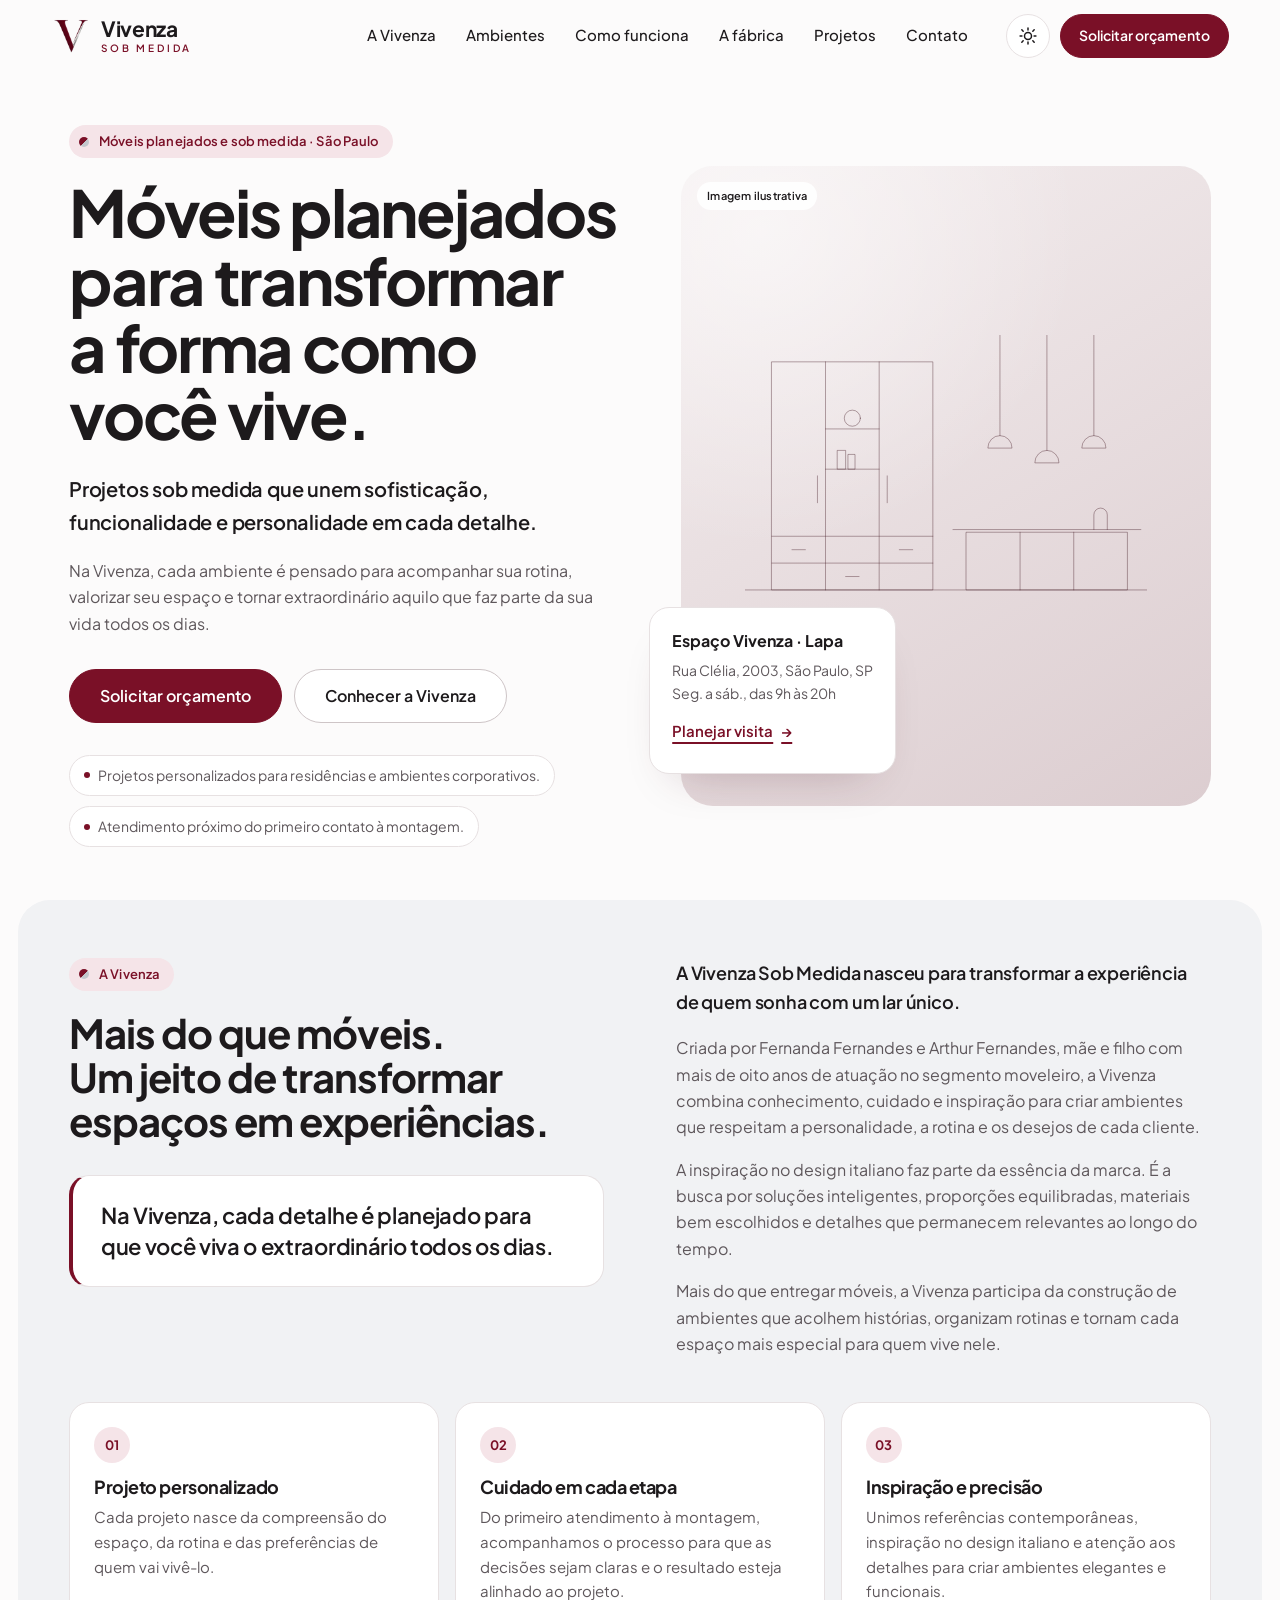
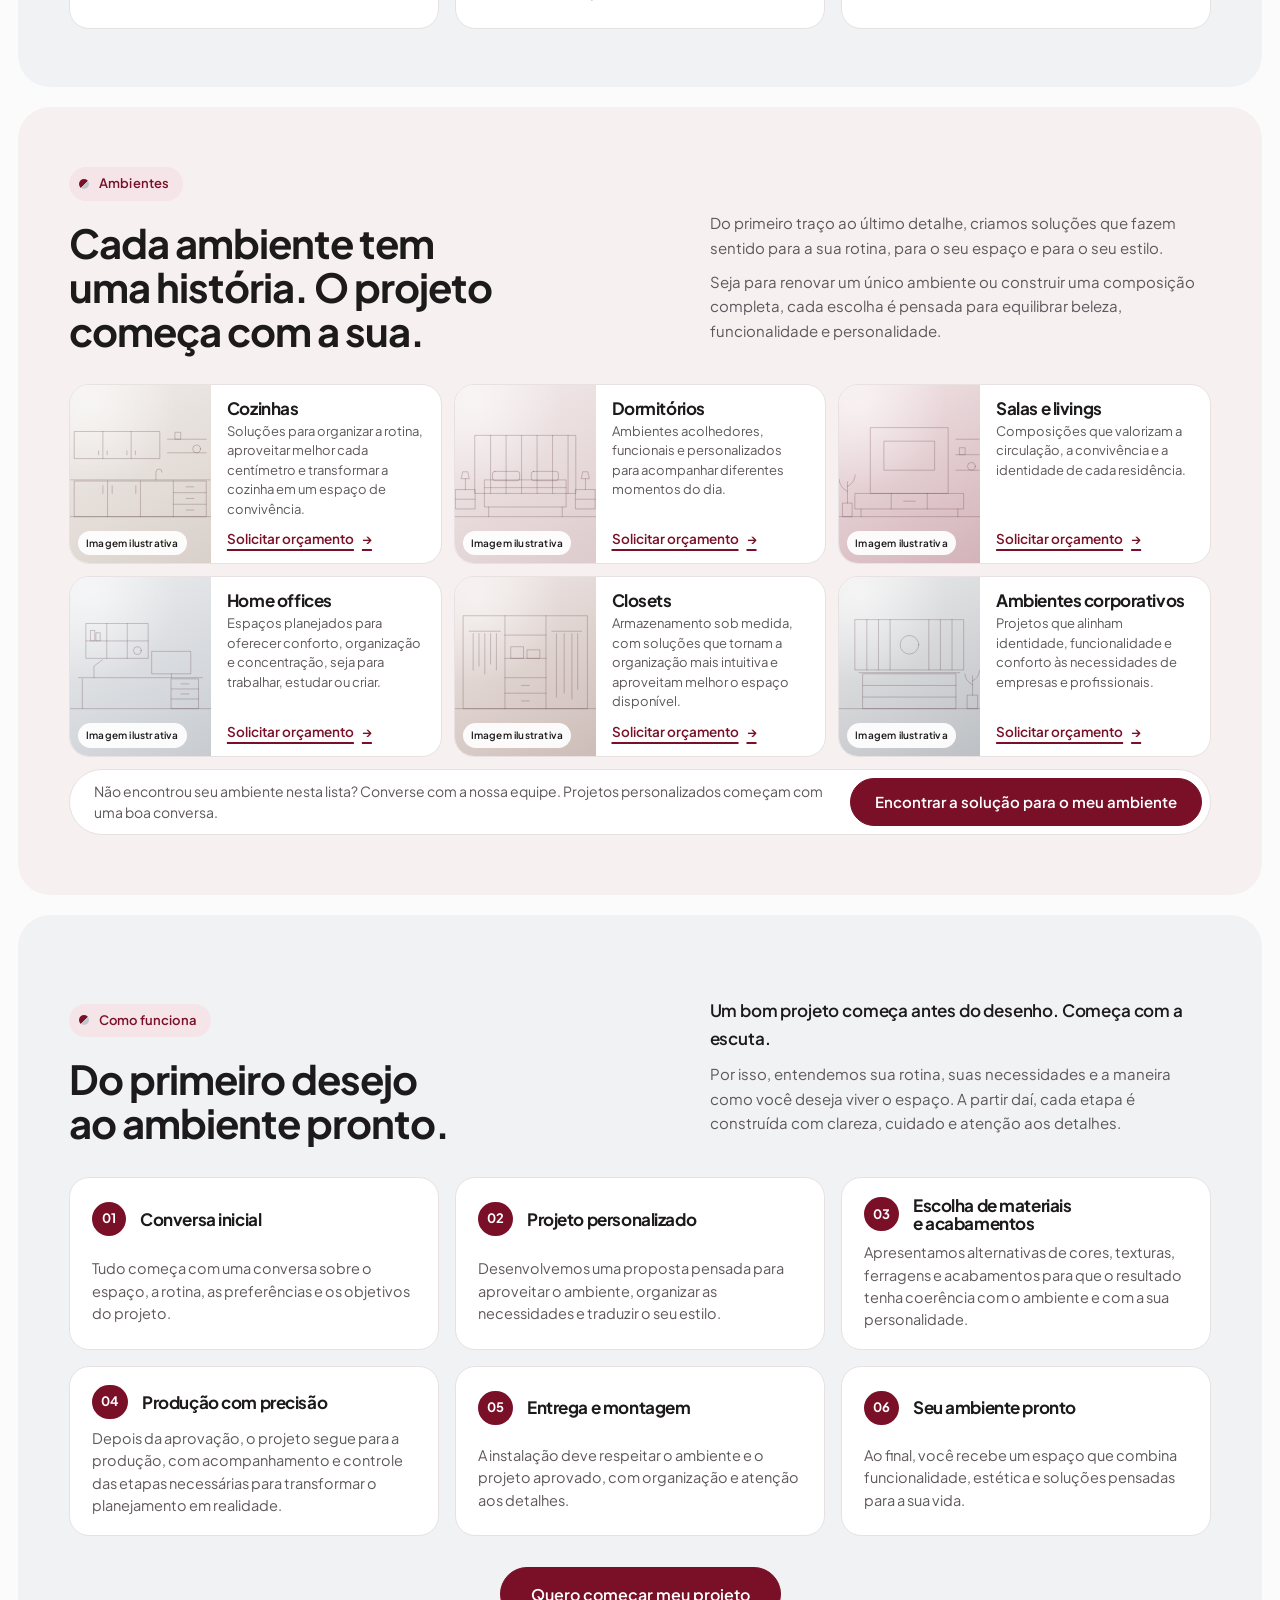
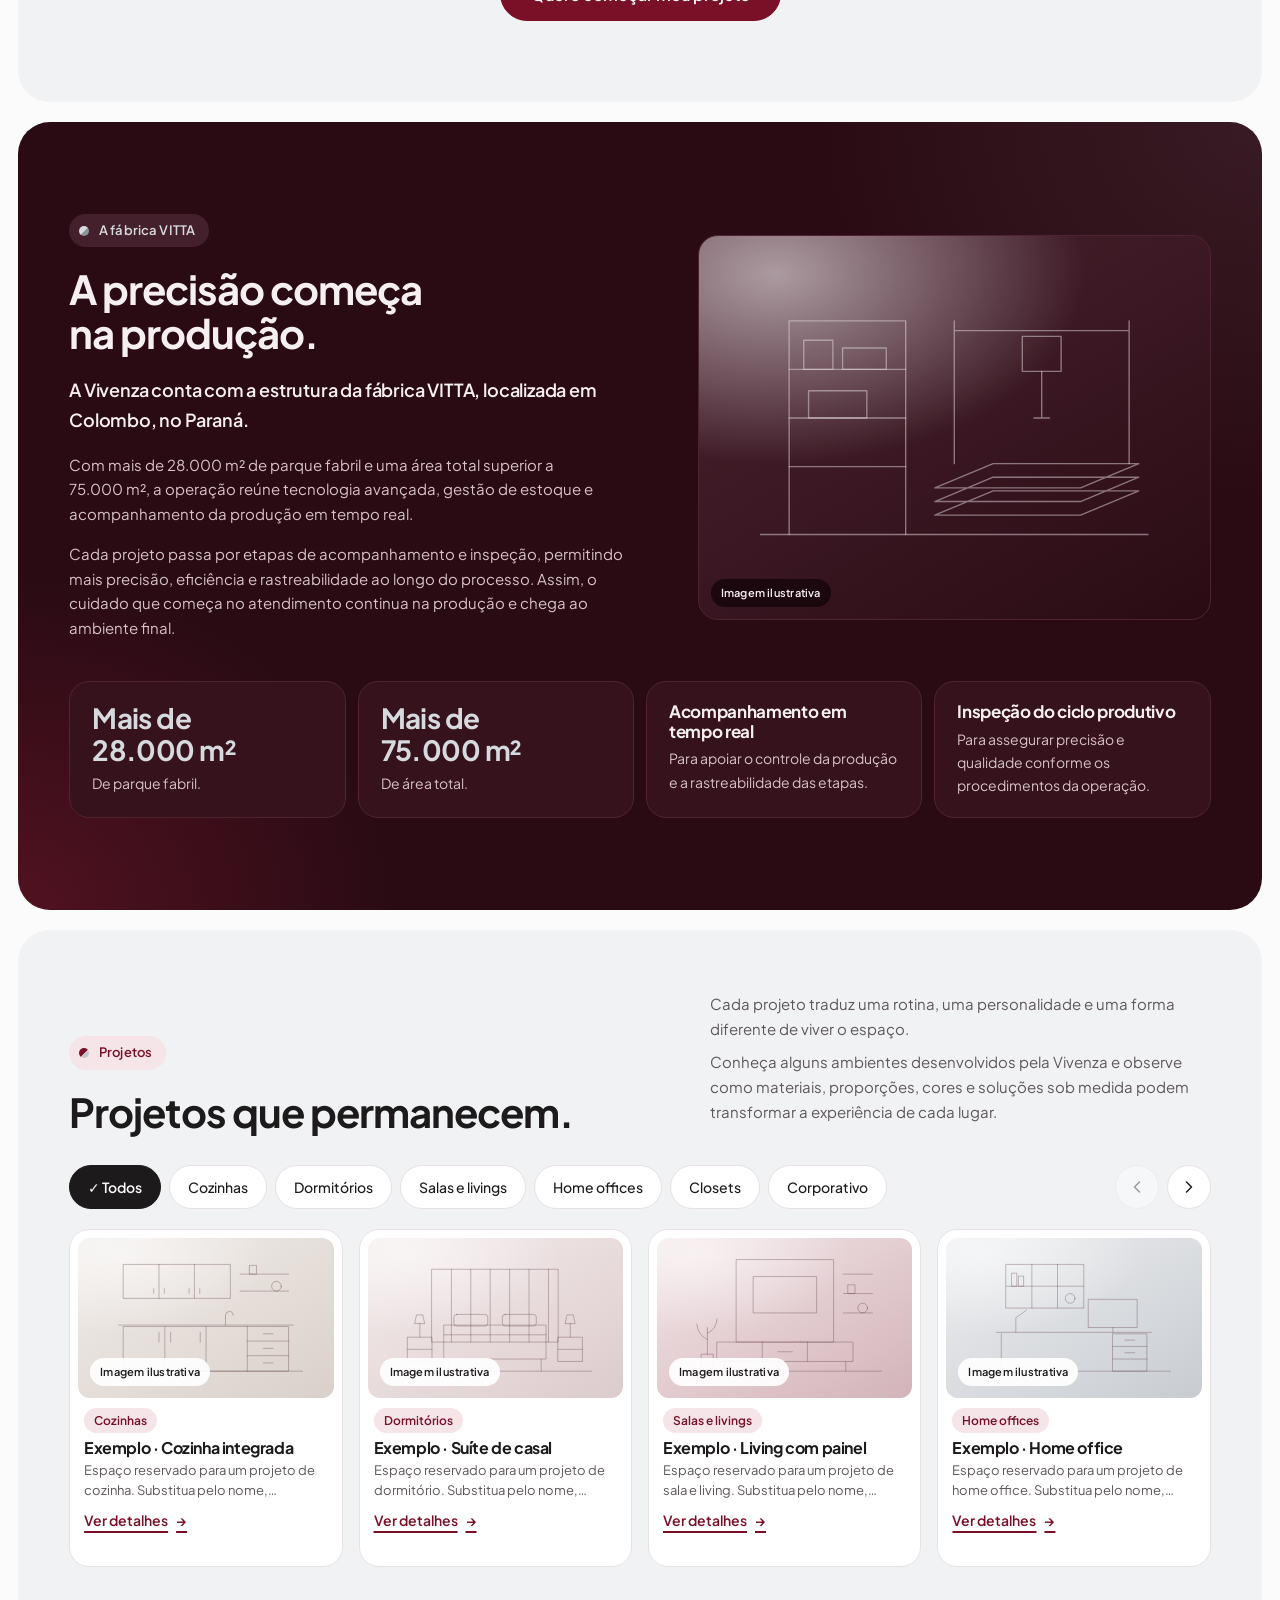
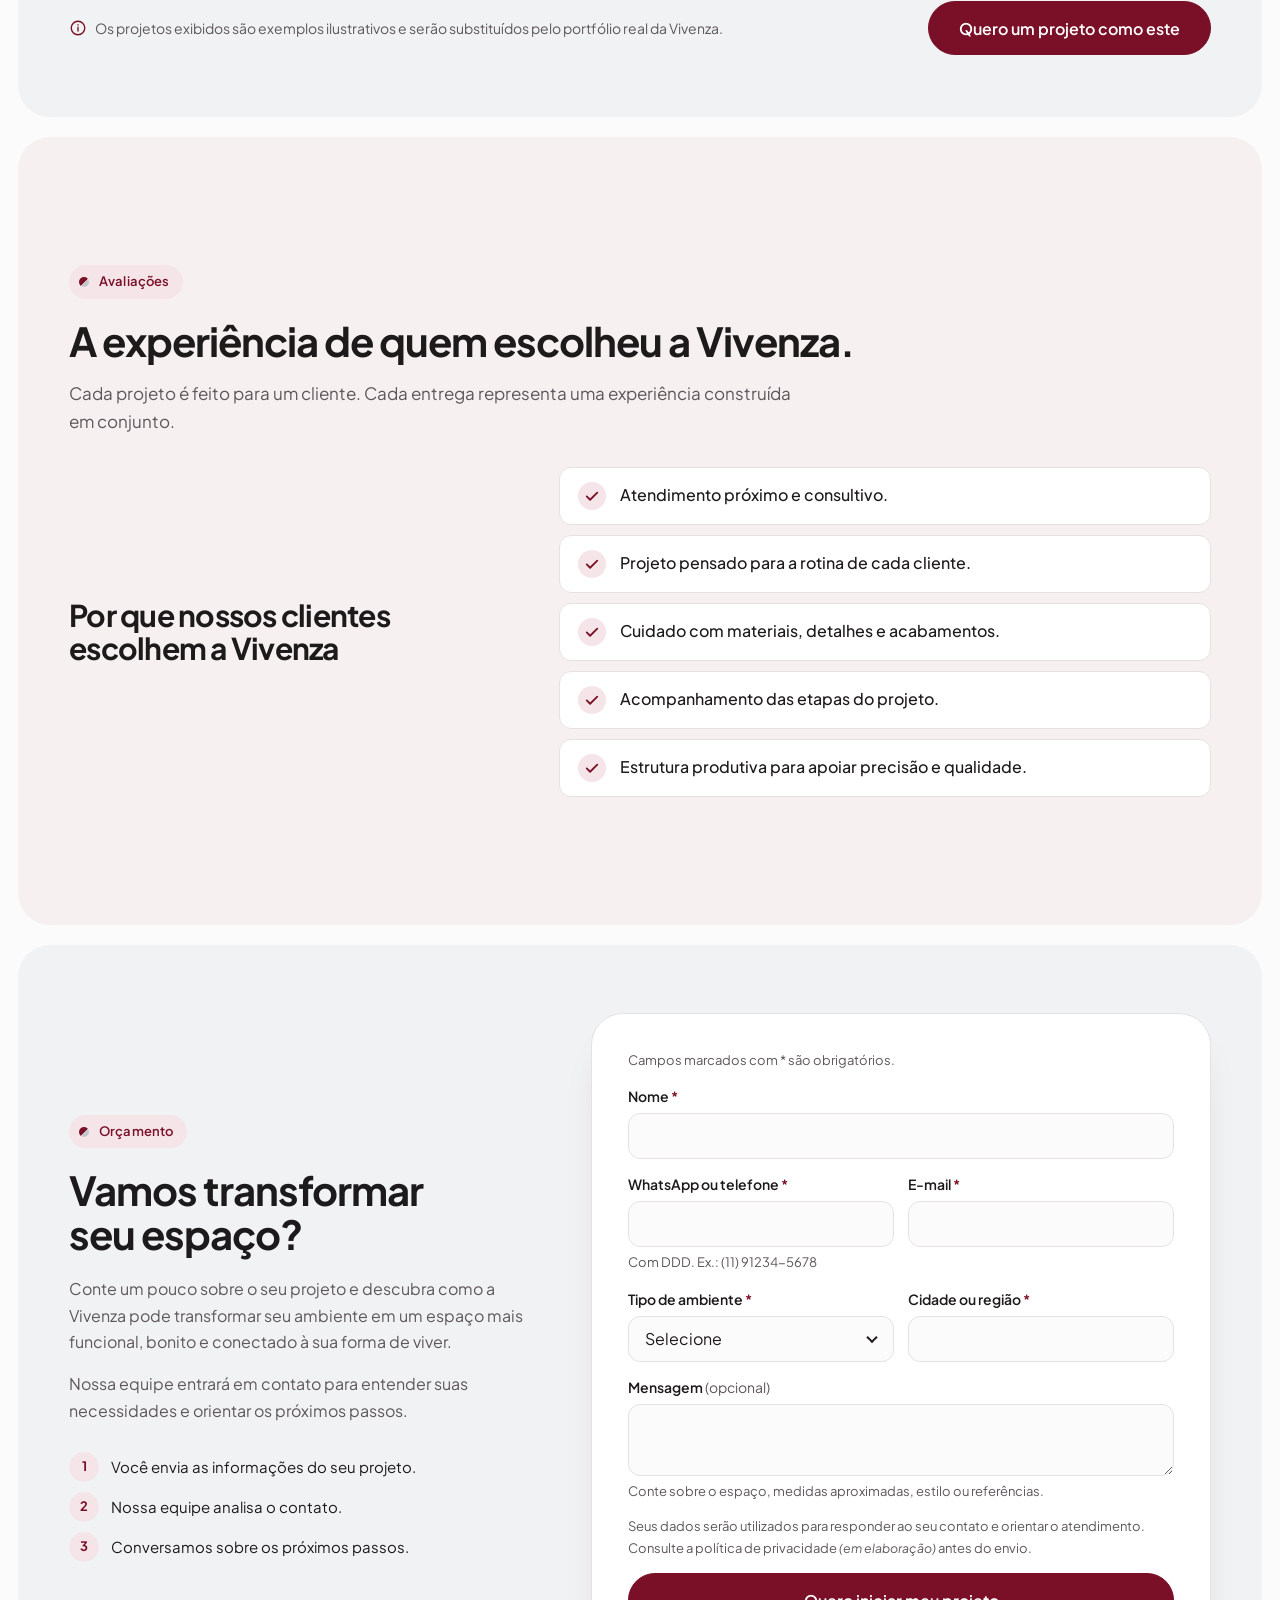
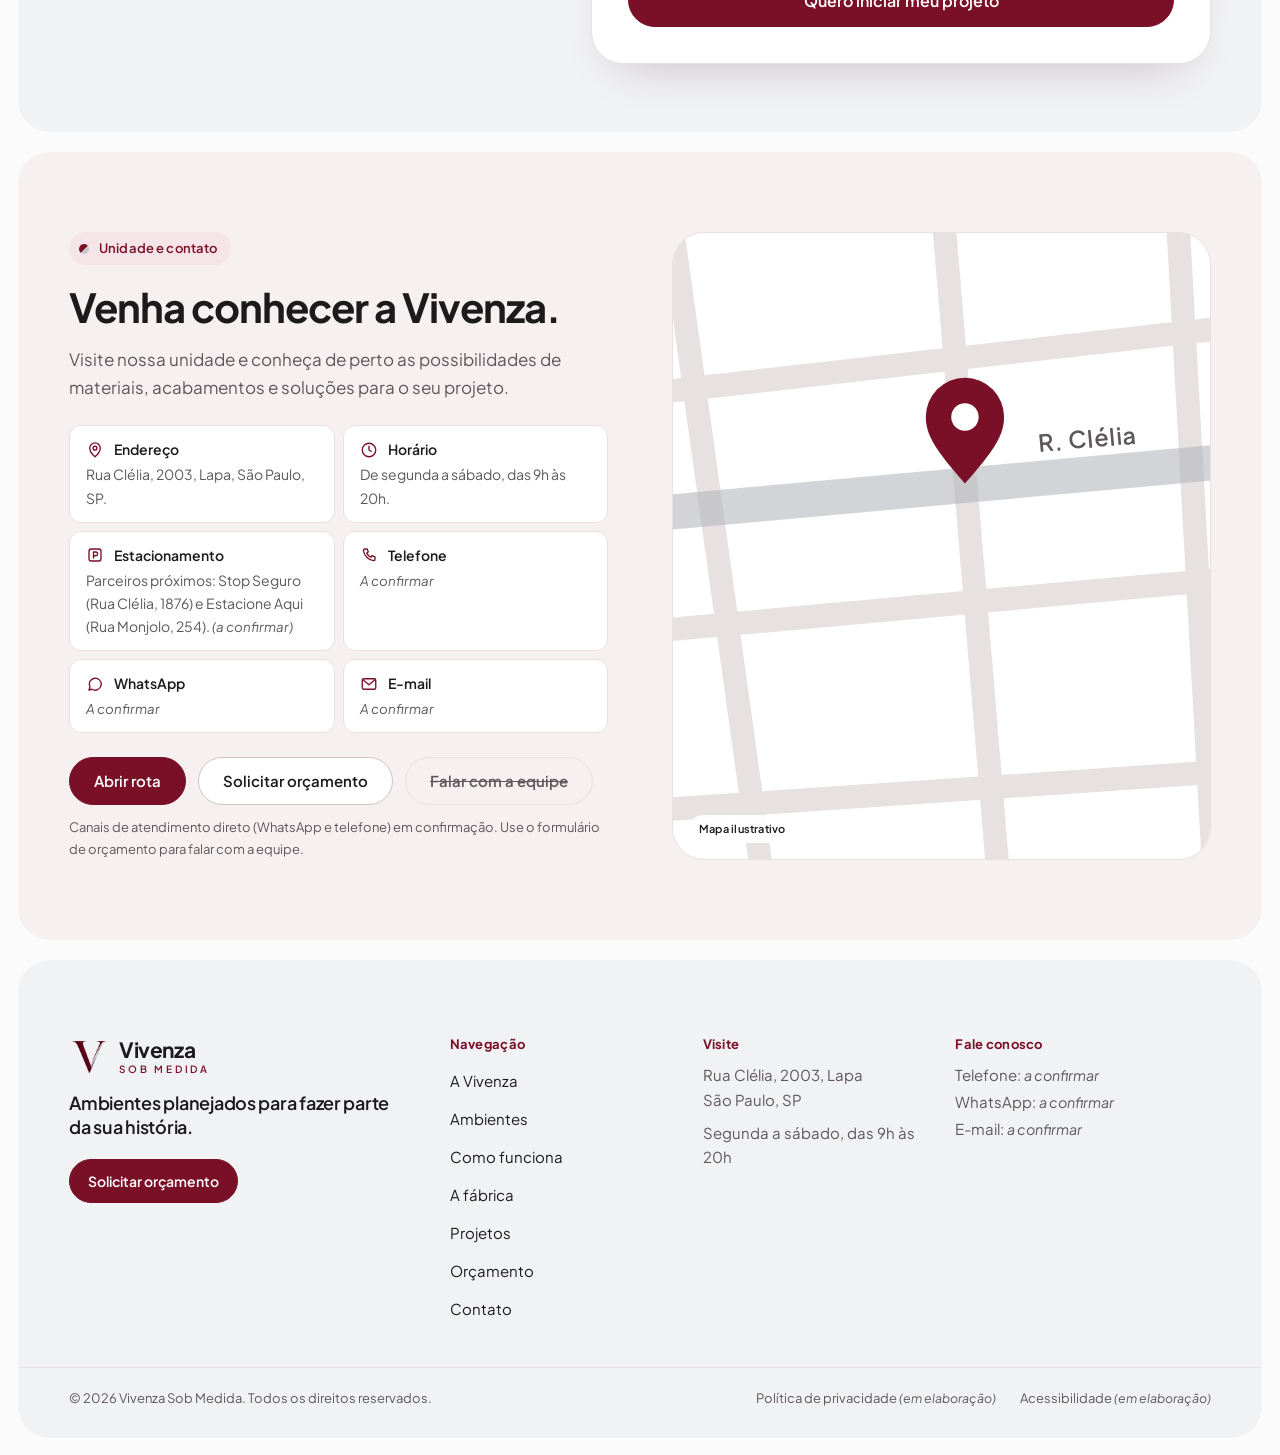
<file: v3-studio/index.html>
<!doctype html>
<html lang="pt-BR">
<head>
  <meta charset="utf-8">
  <meta name="viewport" content="width=device-width, initial-scale=1">
  <title>Vivenza Sob Medida | Móveis Planejados em São Paulo</title>
  <meta name="description" content="Projetos de móveis planejados e sob medida para transformar sua casa. Conheça a Vivenza, nossos ambientes, processo de criação e soluções personalizadas.">

  <!-- TODO: confirmar o domínio definitivo antes da publicação (canonical e og:url). -->
  <link rel="canonical" href="https://vivenzasobmedida.com.br/">

  <meta name="theme-color" content="#FCFBFB" media="(prefers-color-scheme: light)">
  <meta name="theme-color" content="#121011" media="(prefers-color-scheme: dark)">
  <meta name="color-scheme" content="light dark">

  <!-- Open Graph -->
  <meta property="og:type" content="website">
  <meta property="og:locale" content="pt_BR">
  <meta property="og:site_name" content="Vivenza Sob Medida">
  <meta property="og:title" content="Vivenza Sob Medida | Móveis Planejados em São Paulo">
  <meta property="og:description" content="Projetos de móveis planejados e sob medida para transformar sua casa. Conheça a Vivenza, nossos ambientes, processo de criação e soluções personalizadas.">
  <meta property="og:url" content="https://vivenzasobmedida.com.br/">
  <!-- TODO: criar assets/img/og-vivenza.jpg (1200×630, foto real de projeto Vivenza) e descomentar as linhas abaixo. -->
  <!-- <meta property="og:image" content="https://vivenzasobmedida.com.br/assets/img/og-vivenza.jpg"> -->
  <!-- <meta property="og:image:alt" content="Ambiente planejado pela Vivenza Sob Medida"> -->
  <meta name="twitter:card" content="summary_large_image">

  <!-- Favicon gerado a partir da logo enviada (PNG). TODO: substituir por SVG oficial quando disponível. -->
  <link rel="icon" href="assets/favicon.png" type="image/png">
  <link rel="apple-touch-icon" href="assets/apple-touch-icon.png">

  <!-- Aplica o tema antes da primeira pintura para evitar flash de cor. -->
  <script>
    (function () {
      var t = null;
      try { t = localStorage.getItem('vivenza-theme'); } catch (e) {}
      if (t !== 'light' && t !== 'dark') {
        t = window.matchMedia && window.matchMedia('(prefers-color-scheme: dark)').matches ? 'dark' : 'light';
      }
      document.documentElement.setAttribute('data-theme', t);
      document.documentElement.classList.add('js');
    })();
  </script>

  <link rel="preconnect" href="https://fonts.googleapis.com">
  <link rel="preconnect" href="https://fonts.gstatic.com" crossorigin>
  <link rel="stylesheet" href="https://fonts.googleapis.com/css2?family=Plus+Jakarta+Sans:wght@400;500;600;700&display=swap">
  <link rel="stylesheet" href="styles.css">

  <!-- TODO (hero): quando houver foto real, adicionar preload da imagem principal:
  <link rel="preload" as="image" href="assets/img/hero-vivenza.webp" fetchpriority="high">
  -->

  <!--
    Dados estruturados: somente informações confirmadas no briefing (nome, endereço e horário).
    TODO: adicionar "telephone", "email", "url", "image", "geo" e "sameAs" (redes sociais) após confirmação do cliente.
  -->
  <script type="application/ld+json">
  {
    "@context": "https://schema.org",
    "@type": "FurnitureStore",
    "name": "Vivenza Sob Medida",
    "description": "Móveis planejados e sob medida para residências e ambientes corporativos.",
    "address": {
      "@type": "PostalAddress",
      "streetAddress": "Rua Clélia, 2003",
      "addressLocality": "São Paulo",
      "addressRegion": "SP",
      "addressCountry": "BR"
    },
    "openingHoursSpecification": [{
      "@type": "OpeningHoursSpecification",
      "dayOfWeek": ["Monday", "Tuesday", "Wednesday", "Thursday", "Friday", "Saturday"],
      "opens": "09:00",
      "closes": "20:00"
    }]
  }
  </script>

  <script src="script.js" defer></script>
</head>
<body>
  <!--
    Ilustrações vetoriais usadas SOMENTE como espaço reservado para fotos.
    Não representam projetos reais da Vivenza. Remova cada uso quando a foto definitiva for inserida.
  -->
  <svg class="sprite" xmlns="http://www.w3.org/2000/svg" aria-hidden="true" focusable="false">
    <symbol id="ill-hero" viewBox="0 0 600 450">
      <path d="M0 380H600"/>
      <rect x="40" y="40" width="240" height="340"/>
      <path d="M120 40V380M200 40V380M40 300H280M40 340H280M120 140H200M120 200H200"/>
      <path d="M108 210V250M212 210V250M150 360H170M70 320H90M230 320H250"/>
      <circle cx="160" cy="124" r="12"/>
      <rect x="138" y="172" width="12" height="28"/><rect x="154" y="178" width="10" height="22"/>
      <path class="thick" d="M310 290H590"/>
      <rect x="330" y="294" width="240" height="86"/>
      <path d="M410 294V380M490 294V380"/>
      <path d="M520 290v-22a10 10 0 0 1 20 0v22"/>
      <path d="M380 0V150M450 0V172M520 0V150"/>
      <path d="M362 168a18 18 0 0 1 36 0ZM432 190a18 18 0 0 1 36 0ZM502 168a18 18 0 0 1 36 0Z"/>
    </symbol>
    <symbol id="ill-cozinha" viewBox="0 0 400 300">
      <path d="M0 260H400"/>
      <rect x="30" y="40" width="220" height="70"/>
      <path d="M103 40V110M176 40V110M92 90V100M114 90V100M165 90V100M187 90V100"/>
      <path d="M270 60H370M270 95H370"/>
      <rect x="290" y="42" width="14" height="18"/><circle cx="345" cy="85" r="10"/>
      <path class="thick" d="M20 165H380"/>
      <rect x="30" y="168" width="340" height="92"/>
      <path d="M115 168V260M200 168V260M285 168V260M285 198H370M285 228H370M103 180V200M127 180V200M188 180V200M318 183H338M318 213H338M318 243H338"/>
      <path d="M240 165V145a8 8 0 0 1 16 0"/>
    </symbol>
    <symbol id="ill-dormitorio" viewBox="0 0 400 300">
      <path d="M0 260H400"/>
      <rect x="70" y="50" width="260" height="150"/>
      <path d="M110 50V200M150 50V200M190 50V200M230 50V200M270 50V200M310 50V200"/>
      <rect x="95" y="165" width="210" height="70"/>
      <path d="M95 185H305M105 235V260M295 235V260"/>
      <rect x="115" y="143" width="70" height="24" rx="6"/><rect x="215" y="143" width="70" height="24" rx="6"/>
      <rect x="20" y="190" width="50" height="50"/><rect x="330" y="190" width="50" height="50"/>
      <path d="M20 215H70M330 215H380M45 190V162M355 190V162M35 162h20l-4-18h-12zM345 162h20l-4-18h-12z"/>
    </symbol>
    <symbol id="ill-living" viewBox="0 0 400 300">
      <path d="M0 260H400"/>
      <rect x="100" y="30" width="200" height="170"/>
      <rect x="135" y="65" width="130" height="75"/>
      <rect x="60" y="200" width="280" height="40"/>
      <path d="M153 200V240M246 200V240M75 240V260M325 240V260M185 220H215"/>
      <path d="M320 60H380M320 100H380M320 140H380"/>
      <rect x="330" y="82" width="14" height="18"/><circle cx="360" cy="130" r="10"/>
      <rect x="28" y="225" width="24" height="35"/>
      <path d="M40 225V170M40 195q-20-10-22-32M40 182q18-8 20-30"/>
    </symbol>
    <symbol id="ill-office" viewBox="0 0 400 300">
      <path d="M0 260H400"/>
      <rect x="60" y="40" width="160" height="90"/>
      <path d="M113 40V130M166 40V130M60 85H220"/>
      <rect x="72" y="58" width="10" height="27"/><rect x="86" y="64" width="10" height="21"/><circle cx="192" cy="110" r="10"/>
      <path class="thick" d="M40 180H360"/>
      <rect x="280" y="183" width="70" height="77"/>
      <path d="M280 209H350M280 235H350M305 196H325M305 222H325M50 183V260"/>
      <rect x="230" y="112" width="100" height="58"/>
      <path d="M280 170V180M80 180V150l22-16"/>
    </symbol>
    <symbol id="ill-closet" viewBox="0 0 400 300">
      <path d="M0 260H400"/>
      <rect x="40" y="20" width="320" height="240"/>
      <path d="M147 20V260M253 20V260"/>
      <path d="M55 60H135M65 66V160M80 66V150M95 66V170M110 66V145M125 66V160"/>
      <path d="M147 70H253M147 130H253M147 180H253M147 220H253M190 200H210M190 240H210"/>
      <rect x="163" y="100" width="32" height="30"/><rect x="205" y="108" width="32" height="22"/>
      <path d="M268 60H345M280 66V230M300 66V220M320 66V235M335 66V210"/>
    </symbol>
    <symbol id="ill-corporativo" viewBox="0 0 400 300">
      <path d="M0 260H400"/>
      <rect x="60" y="30" width="280" height="130"/>
      <path d="M90 30V160M120 30V160M150 30V160M250 30V160M280 30V160M310 30V160"/>
      <circle class="solid" cx="200" cy="95" r="24"/>
      <path class="thick" d="M70 167H330"/>
      <rect x="80" y="170" width="240" height="90"/>
      <path d="M80 200H320M80 230H320"/>
      <rect x="350" y="225" width="26" height="35"/>
      <path d="M363 225V175M363 198q-18-8-20-28M363 188q16-6 18-26"/>
    </symbol>
    <symbol id="ill-fabrica" viewBox="0 0 400 300">
      <path d="M0 260H400"/>
      <rect x="30" y="40" width="120" height="150"/>
      <path d="M30 90H150M30 140H150M30 190V260M150 190V260"/>
      <rect x="45" y="60" width="30" height="30"/><rect x="85" y="68" width="45" height="22"/><rect x="50" y="112" width="60" height="28"/>
      <path d="M180 240L240 215H390L330 240ZM180 226L240 201H390L330 226ZM180 212L240 187H390L330 212Z"/>
      <path d="M200 40V187M380 40V187M200 50H380"/>
      <rect x="270" y="56" width="40" height="36"/>
      <path d="M290 92V140M282 140h16"/>
    </symbol>
  </svg>

  <a class="skip-link" href="#conteudo">Ir para o conteúdo principal</a>

  <!-- ===================== HEADER ===================== -->
  <header class="site-header" data-header>
    <div class="container site-header__inner">
      <!-- Símbolo "V" recortado da logo enviada (PNG). TODO: substituir pelo SVG oficial e confirmar o logotipo completo (símbolo + nome). -->
      <a class="brand" href="#inicio" aria-label="Vivenza Sob Medida, voltar ao início">
        <span class="brand__mark"><img src="assets/logo-vivenza-v-mark.png" alt="" width="40" height="40"></span>
        <span class="brand__text">
          <span class="brand__name">Vivenza</span>
          <span class="brand__tag">Sob Medida</span>
        </span>
      </a>

      <nav class="site-nav" aria-label="Navegação principal">
        <div class="site-nav__panel" id="site-nav" data-nav-panel>
          <ul class="site-nav__list">
            <li><a href="#a-vivenza">A Vivenza</a></li>
            <li><a href="#ambientes">Ambientes</a></li>
            <li><a href="#como-funciona">Como funciona</a></li>
            <li><a href="#a-fabrica">A fábrica</a></li>
            <li><a href="#projetos">Projetos</a></li>
            <li><a href="#contato">Contato</a></li>
          </ul>
          <a class="btn btn--primary site-nav__cta" href="#orcamento">Solicitar orçamento</a>
        </div>
      </nav>

      <div class="site-header__actions">
        <button class="icon-btn theme-toggle" type="button" data-theme-toggle aria-label="Ativar modo escuro">
          <svg class="icon icon--sun" viewBox="0 0 24 24" aria-hidden="true" focusable="false"><circle cx="12" cy="12" r="4.2"/><path d="M12 2.5v2.2M12 19.3v2.2M4.6 4.6l1.6 1.6M17.8 17.8l1.6 1.6M2.5 12h2.2M19.3 12h2.2M4.6 19.4l1.6-1.6M17.8 6.2l1.6-1.6"/></svg>
          <svg class="icon icon--moon" viewBox="0 0 24 24" aria-hidden="true" focusable="false"><path d="M20 14.5A8 8 0 0 1 9.5 4a8 8 0 1 0 10.5 10.5Z"/></svg>
        </button>
        <a class="btn btn--primary btn--sm site-header__cta" href="#orcamento">Solicitar orçamento</a>
        <button class="icon-btn menu-toggle" type="button" data-menu-toggle aria-controls="site-nav" aria-expanded="false" aria-label="Abrir menu">
          <span class="menu-toggle__bars" aria-hidden="true"><span></span><span></span></span>
        </button>
      </div>
    </div>
  </header>

  <main id="conteudo" tabindex="-1">

    <!-- ===================== HERO ===================== -->
    <section class="hero" id="inicio" aria-labelledby="hero-title">
      <div class="container hero__grid">
        <div class="hero__content">
          <p class="eyebrow">Móveis planejados e sob medida · São Paulo</p>
          <h1 id="hero-title" class="hero__title">Móveis planejados para transformar a forma como você vive.</h1>
          <p class="hero__lead">Projetos sob medida que unem sofisticação, funcionalidade e personalidade em cada detalhe.</p>
          <p class="hero__text">Na Vivenza, cada ambiente é pensado para acompanhar sua rotina, valorizar seu espaço e tornar extraordinário aquilo que faz parte da sua vida todos os dias.</p>
          <div class="btn-row">
            <a class="btn btn--primary btn--lg" href="#orcamento">Solicitar orçamento</a>
            <a class="btn btn--ghost btn--lg" href="#a-vivenza">Conhecer a Vivenza</a>
          </div>
          <ul class="hero__notes">
            <li>Projetos personalizados para residências e ambientes corporativos.</li>
            <li>Atendimento próximo do primeiro contato à montagem.</li>
          </ul>
        </div>

        <div class="hero__media">
          <!--
            TODO (Hero): substituir o placeholder por foto real de projeto Vivenza.
            Arquivo sugerido: assets/img/hero-vivenza.webp (mín. 1600×1200, < 250 KB)
            Alt sugerido: "Cozinha integrada à sala com marcenaria sob medida em tons de madeira, projeto Vivenza"
            Markup:
            <img src="assets/img/hero-vivenza.webp" alt="..." width="1600" height="1200" fetchpriority="high" decoding="async">
          -->
          <div class="ph ph--hero" role="img" aria-label="Espaço reservado para a foto principal: ambiente integrado com marcenaria sob medida. Imagem ilustrativa, não é um projeto real.">
            <svg class="ph__art" aria-hidden="true" focusable="false"><use href="#ill-hero"/></svg>
            <span class="ph__tag" aria-hidden="true">Imagem ilustrativa</span>
          </div>
          <div class="hero__card">
            <p class="hero__card-title">Espaço Vivenza · Lapa</p>
            <p>Rua Clélia, 2003, São Paulo, SP<br>Seg. a sáb., das 9h às 20h</p>
            <a class="link-arrow" href="#contato">Planejar visita</a>
          </div>
        </div>
      </div>
    </section>

    <!-- ===================== A VIVENZA ===================== -->
    <section class="section about" id="a-vivenza" aria-labelledby="about-title">
      <div class="container">
        <div class="about__grid">
          <header class="about__head">
            <p class="eyebrow">A Vivenza</p>
            <h2 id="about-title" class="section-title">Mais do que móveis. Um jeito de transformar espaços em experiências.</h2>
            <figure class="quote">
              <blockquote>
                <p>Na Vivenza, cada detalhe é planejado para que você viva o extraordinário todos os dias.</p>
              </blockquote>
            </figure>
          </header>
          <div class="about__text prose">
            <p class="prose__lead">A Vivenza Sob Medida nasceu para transformar a experiência de quem sonha com um lar único.</p>
            <p>Criada por Fernanda Fernandes e Arthur Fernandes, mãe e filho com mais de oito anos de atuação no segmento moveleiro, a Vivenza combina conhecimento, cuidado e inspiração para criar ambientes que respeitam a personalidade, a rotina e os desejos de cada cliente.</p>
            <p>A inspiração no design italiano faz parte da essência da marca. É a busca por soluções inteligentes, proporções equilibradas, materiais bem escolhidos e detalhes que permanecem relevantes ao longo do tempo.</p>
            <p>Mais do que entregar móveis, a Vivenza participa da construção de ambientes que acolhem histórias, organizam rotinas e tornam cada espaço mais especial para quem vive nele.</p>
          </div>
        </div>

        <ul class="pillars">
          <li class="pillar">
            <span class="pillar__num" aria-hidden="true">01</span>
            <h3 class="pillar__title">Projeto personalizado</h3>
            <p>Cada projeto nasce da compreensão do espaço, da rotina e das preferências de quem vai vivê-lo.</p>
          </li>
          <li class="pillar">
            <span class="pillar__num" aria-hidden="true">02</span>
            <h3 class="pillar__title">Cuidado em cada etapa</h3>
            <p>Do primeiro atendimento à montagem, acompanhamos o processo para que as decisões sejam claras e o resultado esteja alinhado ao projeto.</p>
          </li>
          <li class="pillar">
            <span class="pillar__num" aria-hidden="true">03</span>
            <h3 class="pillar__title">Inspiração e precisão</h3>
            <p>Unimos referências contemporâneas, inspiração no design italiano e atenção aos detalhes para criar ambientes elegantes e funcionais.</p>
          </li>
        </ul>
      </div>
    </section>

    <!-- ===================== AMBIENTES ===================== -->
    <section class="section section--tint rooms" id="ambientes" aria-labelledby="rooms-title">
      <div class="container">
        <header class="section-head section-head--split">
          <div>
            <p class="eyebrow">Ambientes</p>
            <h2 id="rooms-title" class="section-title">Cada ambiente tem uma história. O projeto começa com a sua.</h2>
          </div>
          <div class="prose">
            <p>Do primeiro traço ao último detalhe, criamos soluções que fazem sentido para a sua rotina, para o seu espaço e para o seu estilo.</p>
            <p>Seja para renovar um único ambiente ou construir uma composição completa, cada escolha é pensada para equilibrar beleza, funcionalidade e personalidade.</p>
          </div>
        </header>

        <!--
          TODO (Ambientes): substituir cada placeholder por foto real. Para cada card, trocar o bloco .ph por:
          <img src="assets/img/ambiente-XXXX.webp" alt="..." width="1200" height="900" loading="lazy" decoding="async">
        -->
        <ul class="rooms__grid">
          <li class="room-card room-card--feature">
            <!-- TODO: assets/img/ambiente-cozinha.webp — alt: "Cozinha planejada com armários superiores e bancada, projeto Vivenza" -->
            <div class="ph ph--cozinha room-card__media" role="img" aria-label="Espaço reservado para foto de cozinha planejada. Imagem ilustrativa.">
              <svg class="ph__art" aria-hidden="true" focusable="false"><use href="#ill-cozinha"/></svg>
              <span class="ph__tag" aria-hidden="true">Imagem ilustrativa</span>
            </div>
            <div class="room-card__body">
              <span class="room-card__num" aria-hidden="true">01</span>
              <h3 class="room-card__title">Cozinhas</h3>
              <p>Soluções para organizar a rotina, aproveitar melhor cada centímetro e transformar a cozinha em um espaço de convivência.</p>
              <a class="room-card__link link-arrow" href="#orcamento" data-ambiente="cozinha">Solicitar orçamento<span class="visually-hidden"> para cozinha</span></a>
            </div>
          </li>
          <li class="room-card">
            <!-- TODO: assets/img/ambiente-dormitorio.webp — alt: "Dormitório com cabeceira ripada e criados-mudos sob medida, projeto Vivenza" -->
            <div class="ph ph--dormitorio room-card__media" role="img" aria-label="Espaço reservado para foto de dormitório planejado. Imagem ilustrativa.">
              <svg class="ph__art" aria-hidden="true" focusable="false"><use href="#ill-dormitorio"/></svg>
              <span class="ph__tag" aria-hidden="true">Imagem ilustrativa</span>
            </div>
            <div class="room-card__body">
              <span class="room-card__num" aria-hidden="true">02</span>
              <h3 class="room-card__title">Dormitórios</h3>
              <p>Ambientes acolhedores, funcionais e personalizados para acompanhar diferentes momentos do dia.</p>
              <a class="room-card__link link-arrow" href="#orcamento" data-ambiente="dormitorio">Solicitar orçamento<span class="visually-hidden"> para dormitório</span></a>
            </div>
          </li>
          <li class="room-card">
            <!-- TODO: assets/img/ambiente-living.webp — alt: "Sala de estar com painel de TV e rack suspenso sob medida, projeto Vivenza" -->
            <div class="ph ph--living room-card__media" role="img" aria-label="Espaço reservado para foto de sala e living planejados. Imagem ilustrativa.">
              <svg class="ph__art" aria-hidden="true" focusable="false"><use href="#ill-living"/></svg>
              <span class="ph__tag" aria-hidden="true">Imagem ilustrativa</span>
            </div>
            <div class="room-card__body">
              <span class="room-card__num" aria-hidden="true">03</span>
              <h3 class="room-card__title">Salas e livings</h3>
              <p>Composições que valorizam a circulação, a convivência e a identidade de cada residência.</p>
              <a class="room-card__link link-arrow" href="#orcamento" data-ambiente="living">Solicitar orçamento<span class="visually-hidden"> para sala e living</span></a>
            </div>
          </li>
          <li class="room-card">
            <!-- TODO: assets/img/ambiente-home-office.webp — alt: "Home office com bancada e estante sob medida, projeto Vivenza" -->
            <div class="ph ph--office room-card__media" role="img" aria-label="Espaço reservado para foto de home office planejado. Imagem ilustrativa.">
              <svg class="ph__art" aria-hidden="true" focusable="false"><use href="#ill-office"/></svg>
              <span class="ph__tag" aria-hidden="true">Imagem ilustrativa</span>
            </div>
            <div class="room-card__body">
              <span class="room-card__num" aria-hidden="true">04</span>
              <h3 class="room-card__title">Home offices</h3>
              <p>Espaços planejados para oferecer conforto, organização e concentração, seja para trabalhar, estudar ou criar.</p>
              <a class="room-card__link link-arrow" href="#orcamento" data-ambiente="home-office">Solicitar orçamento<span class="visually-hidden"> para home office</span></a>
            </div>
          </li>
          <li class="room-card">
            <!-- TODO: assets/img/ambiente-closet.webp — alt: "Closet com cabideiros, gavetas e nichos sob medida, projeto Vivenza" -->
            <div class="ph ph--closet room-card__media" role="img" aria-label="Espaço reservado para foto de closet planejado. Imagem ilustrativa.">
              <svg class="ph__art" aria-hidden="true" focusable="false"><use href="#ill-closet"/></svg>
              <span class="ph__tag" aria-hidden="true">Imagem ilustrativa</span>
            </div>
            <div class="room-card__body">
              <span class="room-card__num" aria-hidden="true">05</span>
              <h3 class="room-card__title">Closets</h3>
              <p>Armazenamento sob medida, com soluções que tornam a organização mais intuitiva e aproveitam melhor o espaço disponível.</p>
              <a class="room-card__link link-arrow" href="#orcamento" data-ambiente="closet">Solicitar orçamento<span class="visually-hidden"> para closet</span></a>
            </div>
          </li>
          <li class="room-card room-card--wide">
            <!-- TODO: assets/img/ambiente-corporativo.webp — alt: "Recepção corporativa com balcão e painel ripado sob medida, projeto Vivenza" -->
            <div class="ph ph--corporativo room-card__media" role="img" aria-label="Espaço reservado para foto de ambiente corporativo planejado. Imagem ilustrativa.">
              <svg class="ph__art" aria-hidden="true" focusable="false"><use href="#ill-corporativo"/></svg>
              <span class="ph__tag" aria-hidden="true">Imagem ilustrativa</span>
            </div>
            <div class="room-card__body">
              <span class="room-card__num" aria-hidden="true">06</span>
              <h3 class="room-card__title">Ambientes corporativos</h3>
              <p>Projetos que alinham identidade, funcionalidade e conforto às necessidades de empresas e profissionais.</p>
              <a class="room-card__link link-arrow" href="#orcamento" data-ambiente="corporativo">Solicitar orçamento<span class="visually-hidden"> para ambiente corporativo</span></a>
            </div>
          </li>
        </ul>

        <div class="cta-strip">
          <p>Não encontrou seu ambiente nesta lista? Converse com a nossa equipe. Projetos personalizados começam com uma boa conversa.</p>
          <a class="btn btn--primary" href="#orcamento">Encontrar a solução para o meu ambiente</a>
        </div>
      </div>
    </section>

    <!-- ===================== COMO FUNCIONA ===================== -->
    <section class="section process" id="como-funciona" aria-labelledby="process-title">
      <div class="container">
        <header class="section-head section-head--split">
          <div>
            <p class="eyebrow">Como funciona</p>
            <h2 id="process-title" class="section-title">Do primeiro desejo ao ambiente pronto.</h2>
          </div>
          <div class="prose">
            <p class="prose__lead">Um bom projeto começa antes do desenho. Começa com a escuta.</p>
            <p>Por isso, entendemos sua rotina, suas necessidades e a maneira como você deseja viver o espaço. A partir daí, cada etapa é construída com clareza, cuidado e atenção aos detalhes.</p>
          </div>
        </header>

        <!-- TODO: confirmar com o cliente se há etapas adicionais (ex.: medição técnica, apresentação em 3D) antes de incluí-las. Não informar prazos ou garantias sem validação. -->
        <ol class="steps">
          <li class="step">
            <span class="step__num" aria-hidden="true">01</span>
            <h3 class="step__title">Conversa inicial</h3>
            <p>Tudo começa com uma conversa sobre o espaço, a rotina, as preferências e os objetivos do projeto.</p>
          </li>
          <li class="step">
            <span class="step__num" aria-hidden="true">02</span>
            <h3 class="step__title">Projeto personalizado</h3>
            <p>Desenvolvemos uma proposta pensada para aproveitar o ambiente, organizar as necessidades e traduzir o seu estilo.</p>
          </li>
          <li class="step">
            <span class="step__num" aria-hidden="true">03</span>
            <h3 class="step__title">Escolha de materiais e acabamentos</h3>
            <p>Apresentamos alternativas de cores, texturas, ferragens e acabamentos para que o resultado tenha coerência com o ambiente e com a sua personalidade.</p>
          </li>
          <li class="step">
            <span class="step__num" aria-hidden="true">04</span>
            <h3 class="step__title">Produção com precisão</h3>
            <p>Depois da aprovação, o projeto segue para a produção, com acompanhamento e controle das etapas necessárias para transformar o planejamento em realidade.</p>
          </li>
          <li class="step">
            <span class="step__num" aria-hidden="true">05</span>
            <h3 class="step__title">Entrega e montagem</h3>
            <!-- TODO: confirmar se a montagem é feita por equipe própria ou parceira. -->
            <p>A instalação deve respeitar o ambiente e o projeto aprovado, com organização e atenção aos detalhes.</p>
          </li>
          <li class="step">
            <span class="step__num" aria-hidden="true">06</span>
            <h3 class="step__title">Seu ambiente pronto</h3>
            <p>Ao final, você recebe um espaço que combina funcionalidade, estética e soluções pensadas para a sua vida.</p>
          </li>
        </ol>

        <div class="center">
          <a class="btn btn--primary btn--lg" href="#orcamento">Quero começar meu projeto</a>
        </div>
      </div>
    </section>

    <!-- ===================== A FÁBRICA VITTA ===================== -->
    <!--
      TODO (confirmar com o cliente):
      - Números da fábrica (28.000&nbsp;m² de parque fabril; 75.000&nbsp;m² de área total).
      - Relação institucional entre Vivenza e VITTA (parceria, grupo, fornecimento) e forma correta de citar a marca.
      - Autorização de uso de imagens da fábrica VITTA.
    -->
    <section class="section section--inverse factory" id="a-fabrica" aria-labelledby="factory-title">
      <div class="container">
        <div class="factory__grid">
          <div class="factory__content">
            <p class="eyebrow">A fábrica VITTA</p>
            <h2 id="factory-title" class="section-title">A precisão começa na produção.</h2>
            <div class="prose">
              <p class="prose__lead">A Vivenza conta com a estrutura da fábrica VITTA, localizada em Colombo, no Paraná.</p>
              <p>Com mais de 28.000&nbsp;m² de parque fabril e uma área total superior a 75.000&nbsp;m², a operação reúne tecnologia avançada, gestão de estoque e acompanhamento da produção em tempo real.</p>
              <p>Cada projeto passa por etapas de acompanhamento e inspeção, permitindo mais precisão, eficiência e rastreabilidade ao longo do processo. Assim, o cuidado que começa no atendimento continua na produção e chega ao ambiente final.</p>
            </div>
          </div>
          <div class="factory__media">
            <!-- TODO: assets/img/fabrica-vitta.webp (somente com autorização) — alt: "Linha de produção da fábrica VITTA em Colombo, PR" -->
            <div class="ph ph--fabrica" role="img" aria-label="Espaço reservado para foto da fábrica VITTA. Imagem ilustrativa.">
              <svg class="ph__art" aria-hidden="true" focusable="false"><use href="#ill-fabrica"/></svg>
              <span class="ph__tag" aria-hidden="true">Imagem ilustrativa</span>
            </div>
          </div>
        </div>

        <dl class="stats">
          <div class="stat">
            <dt class="stat__value">Mais de 28.000&nbsp;m²</dt>
            <dd>De parque fabril.</dd>
          </div>
          <div class="stat">
            <dt class="stat__value">Mais de 75.000&nbsp;m²</dt>
            <dd>De área total.</dd>
          </div>
          <div class="stat">
            <dt class="stat__value stat__value--text">Acompanhamento em tempo real</dt>
            <dd>Para apoiar o controle da produção e a rastreabilidade das etapas.</dd>
          </div>
          <div class="stat">
            <dt class="stat__value stat__value--text">Inspeção do ciclo produtivo</dt>
            <dd>Para assegurar precisão e qualidade conforme os procedimentos da operação.</dd>
          </div>
        </dl>
      </div>
    </section>

    <!-- ===================== PROJETOS ===================== -->
    <section class="section projects" id="projetos" aria-labelledby="projects-title">
      <div class="container">
        <header class="section-head section-head--split">
          <div>
            <p class="eyebrow">Projetos</p>
            <h2 id="projects-title" class="section-title">Projetos que permanecem.</h2>
          </div>
          <div class="prose">
            <p>Cada projeto traduz uma rotina, uma personalidade e uma forma diferente de viver o espaço.</p>
            <p>Conheça alguns ambientes desenvolvidos pela Vivenza e observe como materiais, proporções, cores e soluções sob medida podem transformar a experiência de cada lugar.</p>
          </div>
        </header>

        <!-- Os projetos são gerados a partir do array PROJECTS em script.js. -->
        <div class="gallery-toolbar">
        <div class="filters" role="group" aria-label="Filtrar projetos por ambiente" data-filters>
          <button type="button" class="chip" data-filter="todos" aria-pressed="true">Todos</button>
          <button type="button" class="chip" data-filter="cozinha" aria-pressed="false">Cozinhas</button>
          <button type="button" class="chip" data-filter="dormitorio" aria-pressed="false">Dormitórios</button>
          <button type="button" class="chip" data-filter="living" aria-pressed="false">Salas e livings</button>
          <button type="button" class="chip" data-filter="home-office" aria-pressed="false">Home offices</button>
          <button type="button" class="chip" data-filter="closet" aria-pressed="false">Closets</button>
          <button type="button" class="chip" data-filter="corporativo" aria-pressed="false">Corporativo</button>
        </div>
        <!-- Controles opcionais (exibidos via JS). Sem JS, a faixa rola por toque, trackpad ou teclado. -->
        <div class="gallery-controls" data-gallery-controls hidden>
          <button type="button" class="icon-btn" data-gallery-prev aria-label="Ver projetos anteriores">
            <svg class="icon" viewBox="0 0 24 24" aria-hidden="true" focusable="false"><path d="M15 6l-6 6 6 6"/></svg>
          </button>
          <button type="button" class="icon-btn" data-gallery-next aria-label="Ver próximos projetos">
            <svg class="icon" viewBox="0 0 24 24" aria-hidden="true" focusable="false"><path d="M9 6l6 6-6 6"/></svg>
          </button>
        </div>
        </div>

        <p class="visually-hidden" aria-live="polite" data-gallery-status></p>
        <div class="gallery-scroller" role="region" aria-label="Galeria de projetos, role horizontalmente para ver mais" tabindex="0" data-gallery-scroller>
          <ul class="gallery" data-gallery></ul>
        </div>
        <noscript><p class="notice">Ative o JavaScript para visualizar a galeria de projetos.</p></noscript>

        <div class="gallery-foot">
          <p class="notice" data-gallery-notice hidden>
            <svg class="icon" viewBox="0 0 24 24" aria-hidden="true" focusable="false"><circle cx="12" cy="12" r="9"/><path d="M12 11v5M12 7.5v.5"/></svg>
            <span>Os projetos exibidos são exemplos ilustrativos e serão substituídos pelo portfólio real da Vivenza.</span>
          </p>
          <a class="btn btn--primary btn--lg" href="#orcamento">Quero um projeto como este</a>
        </div>
      </div>
    </section>

    <!-- Visualização ampliada (dialog nativo: foco preso, Esc fecha, foco retorna ao gatilho) -->
    <dialog class="lightbox" data-lightbox aria-labelledby="lightbox-title">
      <div class="lightbox__inner">
        <button type="button" class="icon-btn lightbox__close" data-lightbox-close aria-label="Fechar visualização">
          <svg class="icon" viewBox="0 0 24 24" aria-hidden="true" focusable="false"><path d="M6 6l12 12M18 6L6 18"/></svg>
        </button>
        <div class="lightbox__media" data-lightbox-media></div>
        <div class="lightbox__body">
          <p class="lightbox__cat" data-lightbox-cat></p>
          <h2 class="lightbox__title" id="lightbox-title" data-lightbox-title></h2>
          <p data-lightbox-desc></p>
          <p class="lightbox__count" data-lightbox-count></p>
          <div class="lightbox__actions">
            <button type="button" class="btn btn--ghost btn--sm" data-lightbox-prev>
              <svg class="icon" viewBox="0 0 24 24" aria-hidden="true" focusable="false"><path d="M15 6l-6 6 6 6"/></svg>Anterior
            </button>
            <button type="button" class="btn btn--ghost btn--sm" data-lightbox-next>
              Próximo<svg class="icon" viewBox="0 0 24 24" aria-hidden="true" focusable="false"><path d="M9 6l6 6-6 6"/></svg>
            </button>
          </div>
          <a class="btn btn--primary" href="#orcamento" data-lightbox-cta>Quero um projeto como este</a>
        </div>
      </div>
    </dialog>

    <!-- ===================== AVALIAÇÕES ===================== -->
    <section class="section section--tint reviews" id="avaliacoes" aria-labelledby="reviews-title">
      <div class="container">
        <header class="section-head">
          <p class="eyebrow">Avaliações</p>
          <h2 id="reviews-title" class="section-title">A experiência de quem escolheu a Vivenza.</h2>
          <p class="section-intro">Cada projeto é feito para um cliente. Cada entrega representa uma experiência construída em conjunto.</p>
        </header>

        <!-- Depoimentos reais: preencher o array TESTIMONIALS em script.js. Quando houver itens, esta lista substitui o bloco alternativo. -->
        <ul class="testimonials" data-testimonials hidden></ul>

        <div class="reasons" data-testimonials-fallback>
          <h3 class="reasons__title">Por que nossos clientes escolhem a Vivenza</h3>
          <ul class="reasons__list">
            <li><svg class="icon" viewBox="0 0 24 24" aria-hidden="true" focusable="false"><path d="M5 12.5l4.5 4.5L19 7.5"/></svg>Atendimento próximo e consultivo.</li>
            <li><svg class="icon" viewBox="0 0 24 24" aria-hidden="true" focusable="false"><path d="M5 12.5l4.5 4.5L19 7.5"/></svg>Projeto pensado para a rotina de cada cliente.</li>
            <li><svg class="icon" viewBox="0 0 24 24" aria-hidden="true" focusable="false"><path d="M5 12.5l4.5 4.5L19 7.5"/></svg>Cuidado com materiais, detalhes e acabamentos.</li>
            <li><svg class="icon" viewBox="0 0 24 24" aria-hidden="true" focusable="false"><path d="M5 12.5l4.5 4.5L19 7.5"/></svg>Acompanhamento das etapas do projeto.</li>
            <li><svg class="icon" viewBox="0 0 24 24" aria-hidden="true" focusable="false"><path d="M5 12.5l4.5 4.5L19 7.5"/></svg>Estrutura produtiva para apoiar precisão e qualidade.</li>
          </ul>
        </div>
      </div>
    </section>

    <!-- ===================== ORÇAMENTO ===================== -->
    <section class="section quote-section" id="orcamento" aria-labelledby="form-title">
      <div class="container quote-section__grid">
        <div class="quote-section__intro">
          <p class="eyebrow">Orçamento</p>
          <h2 id="form-title" class="section-title">Vamos transformar seu espaço?</h2>
          <div class="prose">
            <p>Conte um pouco sobre o seu projeto e descubra como a Vivenza pode transformar seu ambiente em um espaço mais funcional, bonito e conectado à sua forma de viver.</p>
            <p>Nossa equipe entrará em contato para entender suas necessidades e orientar os próximos passos.</p>
          </div>
          <ol class="mini-steps" aria-label="O que acontece depois do envio">
            <li>Você envia as informações do seu projeto.</li>
            <li>Nossa equipe analisa o contato.</li>
            <li>Conversamos sobre os próximos passos.</li>
          </ol>
        </div>

        <div class="form-card">
          <div class="form-alert form-alert--error" role="alert" data-form-error hidden tabindex="-1">
            <p class="form-alert__title">Não foi possível enviar o formulário. Verifique os campos destacados e tente novamente.</p>
            <ul data-form-error-list></ul>
          </div>

          <div class="form-alert form-alert--success" role="status" data-form-success hidden tabindex="-1">
            <svg class="icon" viewBox="0 0 24 24" aria-hidden="true" focusable="false"><circle cx="12" cy="12" r="9"/><path d="M8 12.5l3 3 5-6"/></svg>
            <p>Recebemos suas informações. Obrigado por compartilhar seu projeto com a Vivenza. Nossa equipe irá analisar o contato e orientar você sobre os próximos passos.</p>
          </div>

          <!--
            TODO (Formulário): integrar o endpoint real em CONFIG.formEndpoint (script.js).
            Enquanto CONFIG.formEndpoint for null, o envio é SIMULADO localmente (nenhum dado sai do navegador).
          -->
          <form class="form" data-quote-form novalidate aria-labelledby="form-title">
            <p class="form__legend">Campos marcados com <span aria-hidden="true">*</span><span class="visually-hidden">asterisco</span> são obrigatórios.</p>

            <div class="field">
              <label for="f-nome">Nome <span class="req" aria-hidden="true">*</span></label>
              <input id="f-nome" name="nome" type="text" autocomplete="name" required aria-describedby="f-nome-err" maxlength="120">
              <p class="field__error" id="f-nome-err" data-error-for="nome"></p>
            </div>

            <div class="field-row">
              <div class="field">
                <label for="f-telefone">WhatsApp ou telefone <span class="req" aria-hidden="true">*</span></label>
                <input id="f-telefone" name="telefone" type="tel" inputmode="tel" autocomplete="tel-national" required aria-describedby="f-telefone-hint f-telefone-err" maxlength="16">
                <p class="field__hint" id="f-telefone-hint">Com DDD. Ex.: (11) 91234-5678</p>
                <p class="field__error" id="f-telefone-err" data-error-for="telefone"></p>
              </div>
              <div class="field">
                <label for="f-email">E-mail <span class="req" aria-hidden="true">*</span></label>
                <input id="f-email" name="email" type="email" autocomplete="email" required aria-describedby="f-email-err" maxlength="160">
                <p class="field__error" id="f-email-err" data-error-for="email"></p>
              </div>
            </div>

            <div class="field-row">
              <div class="field">
                <label for="f-ambiente">Tipo de ambiente <span class="req" aria-hidden="true">*</span></label>
                <div class="select">
                  <select id="f-ambiente" name="ambiente" required aria-describedby="f-ambiente-err">
                    <option value="">Selecione</option>
                    <option value="cozinha">Cozinha</option>
                    <option value="dormitorio">Dormitório</option>
                    <option value="living">Sala e living</option>
                    <option value="home-office">Home office</option>
                    <option value="closet">Closet</option>
                    <option value="corporativo">Ambiente corporativo</option>
                    <option value="varios">Mais de um ambiente</option>
                    <option value="outro">Outro</option>
                  </select>
                </div>
                <p class="field__error" id="f-ambiente-err" data-error-for="ambiente"></p>
              </div>
              <div class="field">
                <label for="f-cidade">Cidade ou região <span class="req" aria-hidden="true">*</span></label>
                <input id="f-cidade" name="cidade" type="text" autocomplete="address-level2" required aria-describedby="f-cidade-err" maxlength="120">
                <p class="field__error" id="f-cidade-err" data-error-for="cidade"></p>
              </div>
            </div>

            <div class="field">
              <label for="f-mensagem">Mensagem <span class="optional">(opcional)</span></label>
              <textarea id="f-mensagem" name="mensagem" rows="2" maxlength="1500" aria-describedby="f-mensagem-hint"></textarea>
              <p class="field__hint" id="f-mensagem-hint">Conte sobre o espaço, medidas aproximadas, estilo ou referências.</p>
            </div>

            <!-- Honeypot anti-spam: invisível para pessoas e leitores de tela. -->
            <div class="hp" aria-hidden="true">
              <label for="f-website">Não preencha este campo</label>
              <input id="f-website" name="website" type="text" tabindex="-1" autocomplete="off">
            </div>

            <p class="form__privacy">
              Seus dados serão utilizados para responder ao seu contato e orientar o atendimento. Consulte a
              <a data-config-link="privacyUrl" aria-disabled="true">política de privacidade</a><span class="pending" data-pending-for="privacyUrl"> (em elaboração)</span>
              antes do envio.
            </p>

            <button class="btn btn--primary btn--lg btn--block" type="submit" data-submit>
              <span data-submit-label>Quero iniciar meu projeto</span>
            </button>
          </form>
        </div>
      </div>
    </section>

    <!-- ===================== CONTATO ===================== -->
    <section class="section section--tint contact" id="contato" aria-labelledby="contact-title">
      <div class="container contact__grid">
        <div class="contact__info">
          <p class="eyebrow">Unidade e contato</p>
          <h2 id="contact-title" class="section-title">Venha conhecer a Vivenza.</h2>
          <p class="section-intro">Visite nossa unidade e conheça de perto as possibilidades de materiais, acabamentos e soluções para o seu projeto.</p>

          <dl class="info-list">
            <div class="info-list__item">
              <dt><svg class="icon" viewBox="0 0 24 24" aria-hidden="true" focusable="false"><path d="M12 21s-7-6.2-7-11.5a7 7 0 0 1 14 0C19 14.8 12 21 12 21Z"/><circle cx="12" cy="9.5" r="2.5"/></svg>Endereço</dt>
              <dd><address>Rua Clélia, 2003, Lapa, São Paulo, SP.</address></dd>
            </div>
            <div class="info-list__item">
              <dt><svg class="icon" viewBox="0 0 24 24" aria-hidden="true" focusable="false"><circle cx="12" cy="12" r="9"/><path d="M12 7v5l3 2"/></svg>Horário</dt>
              <dd>De segunda a sábado, das 9h às 20h.</dd>
            </div>
            <!-- TODO: confirmar se os estacionamentos parceiros (informados no site atual) continuam válidos. -->
            <div class="info-list__item">
              <dt><svg class="icon" viewBox="0 0 24 24" aria-hidden="true" focusable="false"><rect x="4" y="4" width="16" height="16" rx="3"/><path d="M10 16V8h3a2.5 2.5 0 0 1 0 5h-3"/></svg>Estacionamento</dt>
              <dd>Parceiros próximos: Stop Seguro (Rua Clélia, 1876) e Estacione Aqui (Rua Monjolo, 254). <span class="pending">(a confirmar)</span></dd>
            </div>
            <div class="info-list__item">
              <dt><svg class="icon" viewBox="0 0 24 24" aria-hidden="true" focusable="false"><path d="M6.5 4h3l1.5 4-2 1.5a11 11 0 0 0 5.5 5.5l1.5-2 4 1.5v3a2 2 0 0 1-2 2A16 16 0 0 1 4.5 6a2 2 0 0 1 2-2Z"/></svg>Telefone</dt>
              <dd data-contact="phone"><span class="pending">A confirmar</span></dd>
            </div>
            <div class="info-list__item">
              <dt><svg class="icon" viewBox="0 0 24 24" aria-hidden="true" focusable="false"><path d="M4 20l1.3-3.9A8 8 0 1 1 8 19Z"/></svg>WhatsApp</dt>
              <dd data-contact="whatsapp"><span class="pending">A confirmar</span></dd>
            </div>
            <div class="info-list__item">
              <dt><svg class="icon" viewBox="0 0 24 24" aria-hidden="true" focusable="false"><rect x="3" y="5" width="18" height="14" rx="2"/><path d="M3.5 6l8.5 7 8.5-7"/></svg>E-mail</dt>
              <dd data-contact="email"><span class="pending">A confirmar</span></dd>
            </div>
          </dl>

          <div class="btn-row">
            <a class="btn btn--primary" data-route-link href="https://www.google.com/maps/search/?api=1&amp;query=Rua%20Cl%C3%A9lia%2C%202003%2C%20Lapa%2C%20S%C3%A3o%20Paulo%2C%20SP" target="_blank" rel="noopener">Abrir rota<span class="visually-hidden"> (abre o Google Maps em nova aba)</span></a>
            <a class="btn btn--ghost" href="#orcamento">Solicitar orçamento</a>
            <a class="btn btn--ghost" data-talk-link aria-disabled="true">Falar com a equipe</a>
          </div>
          <p class="field__hint" data-talk-hint>Canais de atendimento direto (WhatsApp e telefone) em confirmação. Use o formulário de orçamento para falar com a equipe.</p>
        </div>

        <div class="contact__map">
          <!--
            TODO (Mapa): substituir por mapa oficial. Opções:
            1) imagem estática assets/img/mapa-vivenza.webp com link para o perfil do Google;
            2) <iframe> do Google Maps com loading="lazy" e title="Mapa da unidade Vivenza na Rua Clélia, 2003".
            Configurar a URL do perfil da empresa em CONFIG.mapsUrl (script.js).
          -->
          <div class="map-ph" role="img" aria-label="Mapa ilustrativo indicando a unidade Vivenza na Rua Clélia, 2003, Lapa, São Paulo.">
            <svg viewBox="0 0 400 320" aria-hidden="true" focusable="false" preserveAspectRatio="xMidYMid slice">
              <g class="map-ph__streets">
                <path d="M-20 90L420 40M-20 210L420 170M-20 300L420 270M60 -20L110 340M200 -20L230 340M320 -20L340 340"/>
              </g>
              <path class="map-ph__main" d="M-20 150L420 110"/>
              <text class="map-ph__label" x="250" y="112" transform="rotate(-5.2 250 112)">R. Clélia</text>
              <g class="map-ph__pin" transform="translate(212 128)">
                <path d="M0 0c-14-16-20-24-20-34a20 20 0 0 1 40 0c0 10-6 18-20 34Z"/>
                <circle cx="0" cy="-34" r="7"/>
              </g>
            </svg>
            <span class="ph__tag" aria-hidden="true">Mapa ilustrativo</span>
          </div>
        </div>
      </div>
    </section>
  </main>

  <!-- ===================== RODAPÉ ===================== -->
  <footer class="site-footer">
    <div class="container site-footer__grid">
      <div class="site-footer__brand">
        <p class="brand brand--footer"><span class="brand__mark"><img src="assets/logo-vivenza-v-mark.png" alt="" width="40" height="40" loading="lazy" decoding="async"></span><span class="brand__text"><span class="brand__name">Vivenza</span> <span class="brand__tag">Sob Medida</span></span></p>
        <p class="site-footer__tagline">Ambientes planejados para fazer parte da sua história.</p>
        <a class="btn btn--primary btn--sm" href="#orcamento">Solicitar orçamento</a>
      </div>

      <nav class="site-footer__col" aria-label="Navegação do rodapé">
        <h2 class="site-footer__title">Navegação</h2>
        <ul>
          <li><a href="#a-vivenza">A Vivenza</a></li>
          <li><a href="#ambientes">Ambientes</a></li>
          <li><a href="#como-funciona">Como funciona</a></li>
          <li><a href="#a-fabrica">A fábrica</a></li>
          <li><a href="#projetos">Projetos</a></li>
          <li><a href="#orcamento">Orçamento</a></li>
          <li><a href="#contato">Contato</a></li>
        </ul>
      </nav>

      <div class="site-footer__col">
        <h2 class="site-footer__title">Visite</h2>
        <address>Rua Clélia, 2003, Lapa<br>São Paulo, SP</address>
        <p>Segunda a sábado, das 9h às 20h</p>
      </div>

      <div class="site-footer__col">
        <h2 class="site-footer__title">Fale conosco</h2>
        <!-- TODO: preencher CONFIG.phone, CONFIG.whatsapp e CONFIG.email em script.js. -->
        <ul>
          <li>Telefone: <span data-contact="phone"><span class="pending">a confirmar</span></span></li>
          <li>WhatsApp: <span data-contact="whatsapp"><span class="pending">a confirmar</span></span></li>
          <li>E-mail: <span data-contact="email"><span class="pending">a confirmar</span></span></li>
        </ul>
        <!-- TODO: adicionar links oficiais de redes sociais (Instagram, Pinterest etc.) após confirmação. -->
      </div>
    </div>

    <div class="container site-footer__bottom">
      <!-- TODO: confirmar razão social e CNPJ para exibição no rodapé. -->
      <p>© <span data-year>2026</span> Vivenza Sob Medida. Todos os direitos reservados.</p>
      <ul class="site-footer__legal">
        <li><a data-config-link="privacyUrl" aria-disabled="true">Política de privacidade</a><span class="pending" data-pending-for="privacyUrl"> (em elaboração)</span></li>
        <li><a data-config-link="accessibilityUrl" aria-disabled="true">Acessibilidade</a><span class="pending" data-pending-for="accessibilityUrl"> (em elaboração)</span></li>
      </ul>
    </div>
  </footer>

  <a class="to-top" href="#inicio" data-to-top aria-label="Voltar ao topo">
    <svg class="icon" viewBox="0 0 24 24" aria-hidden="true" focusable="false"><path d="M6 15l6-6 6 6"/></svg>
  </a>
</body>
</html>
</file>
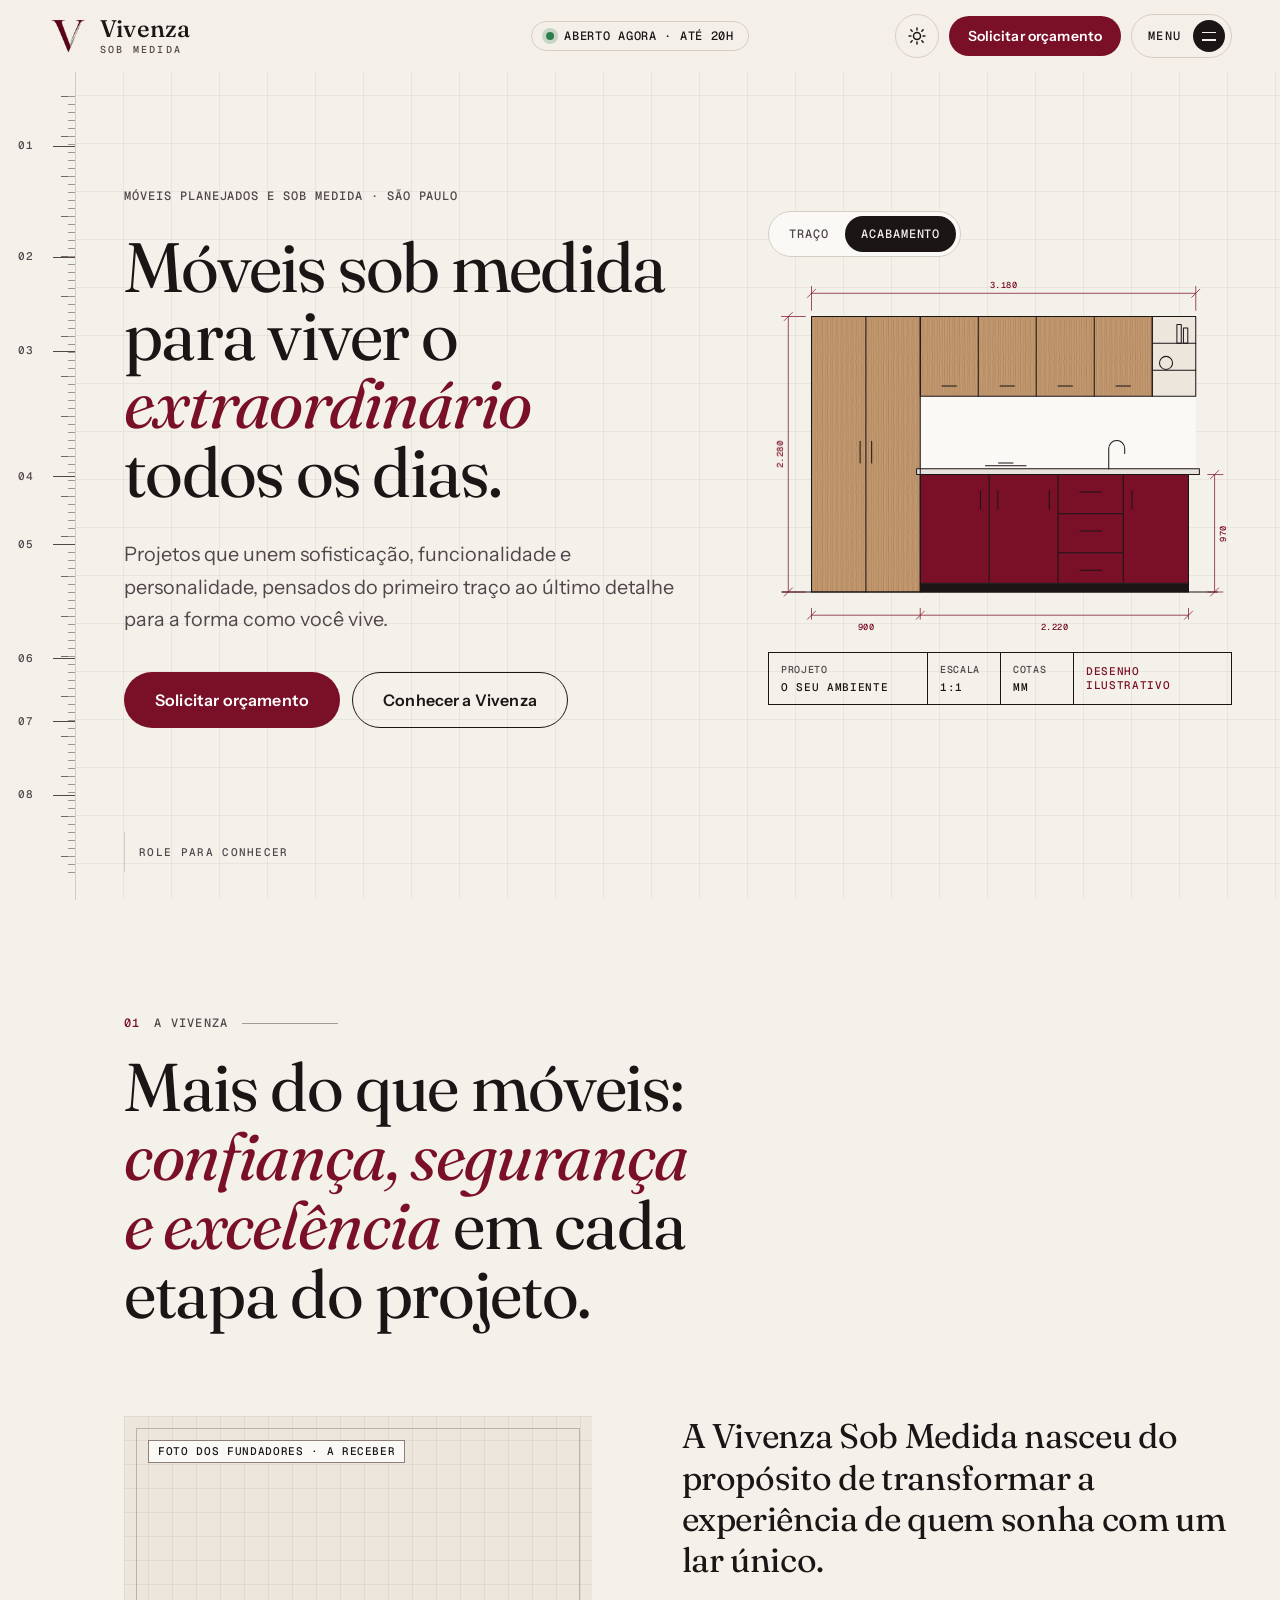
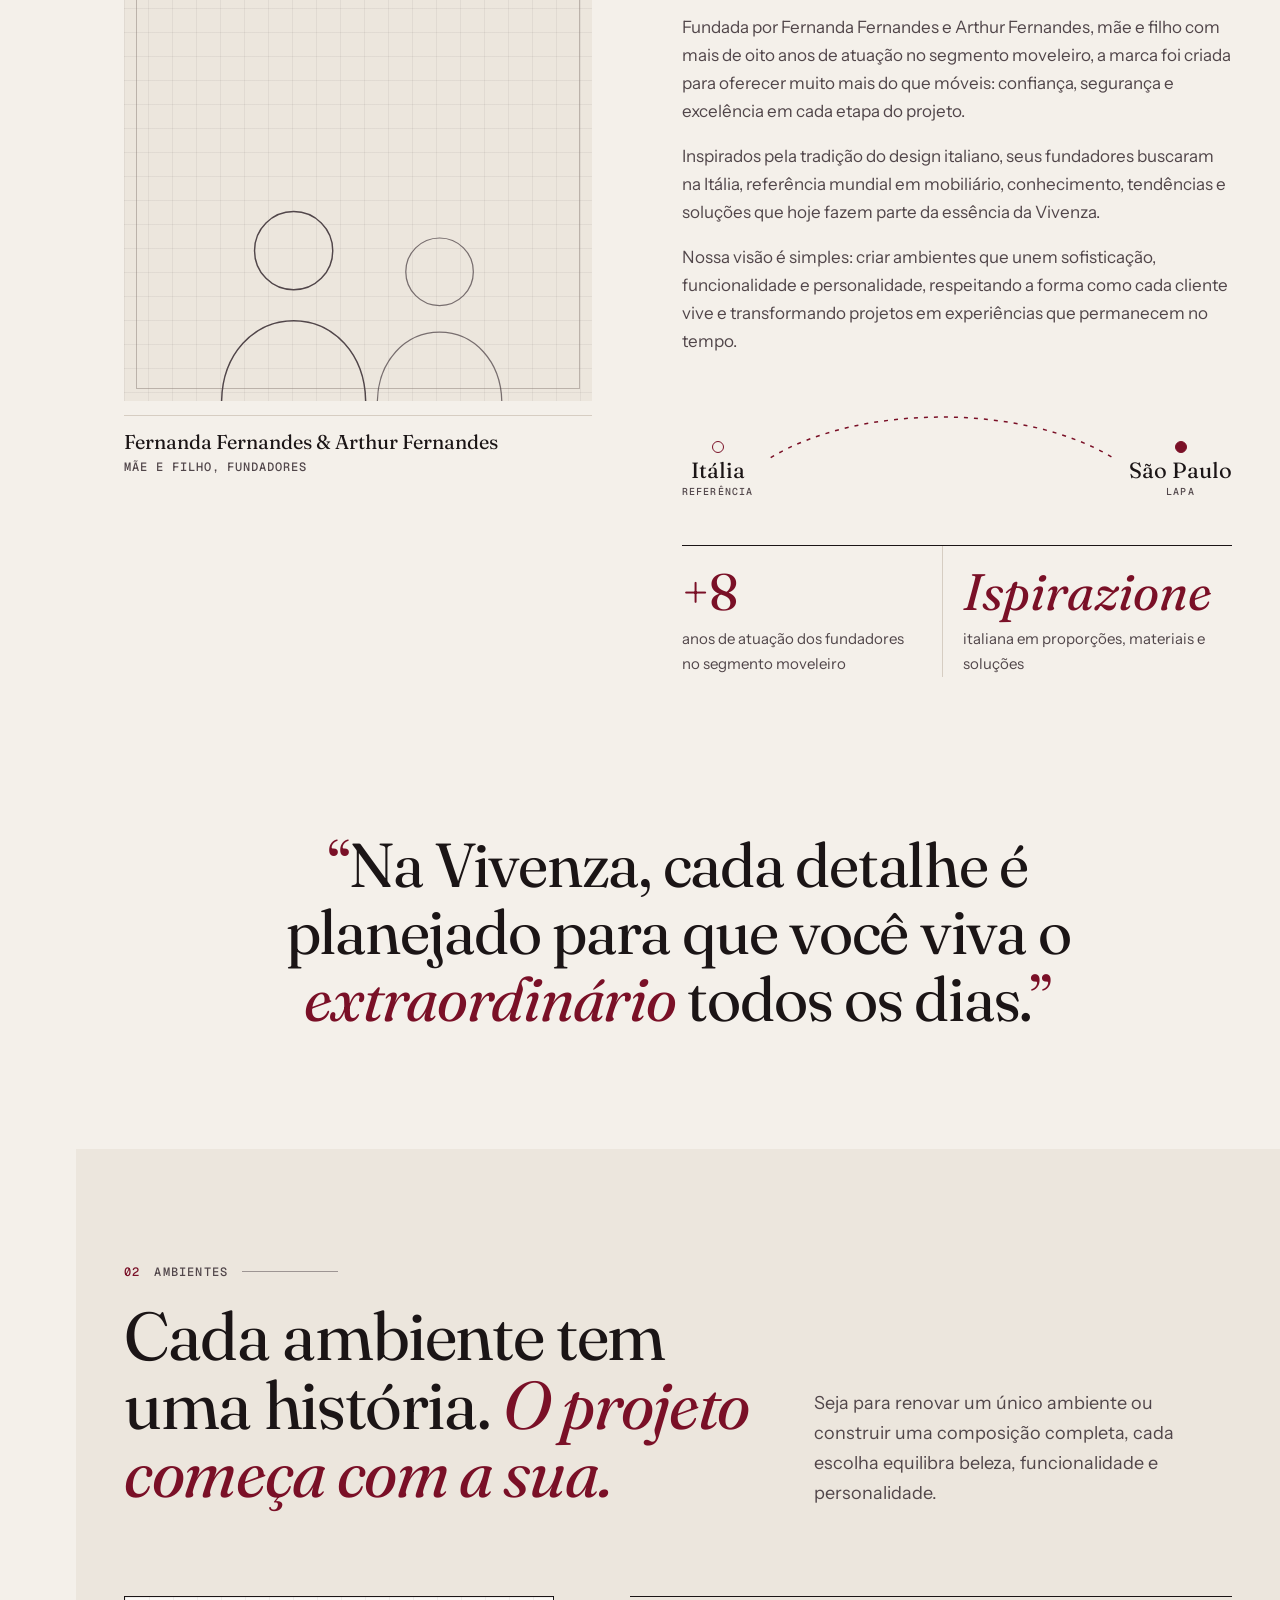
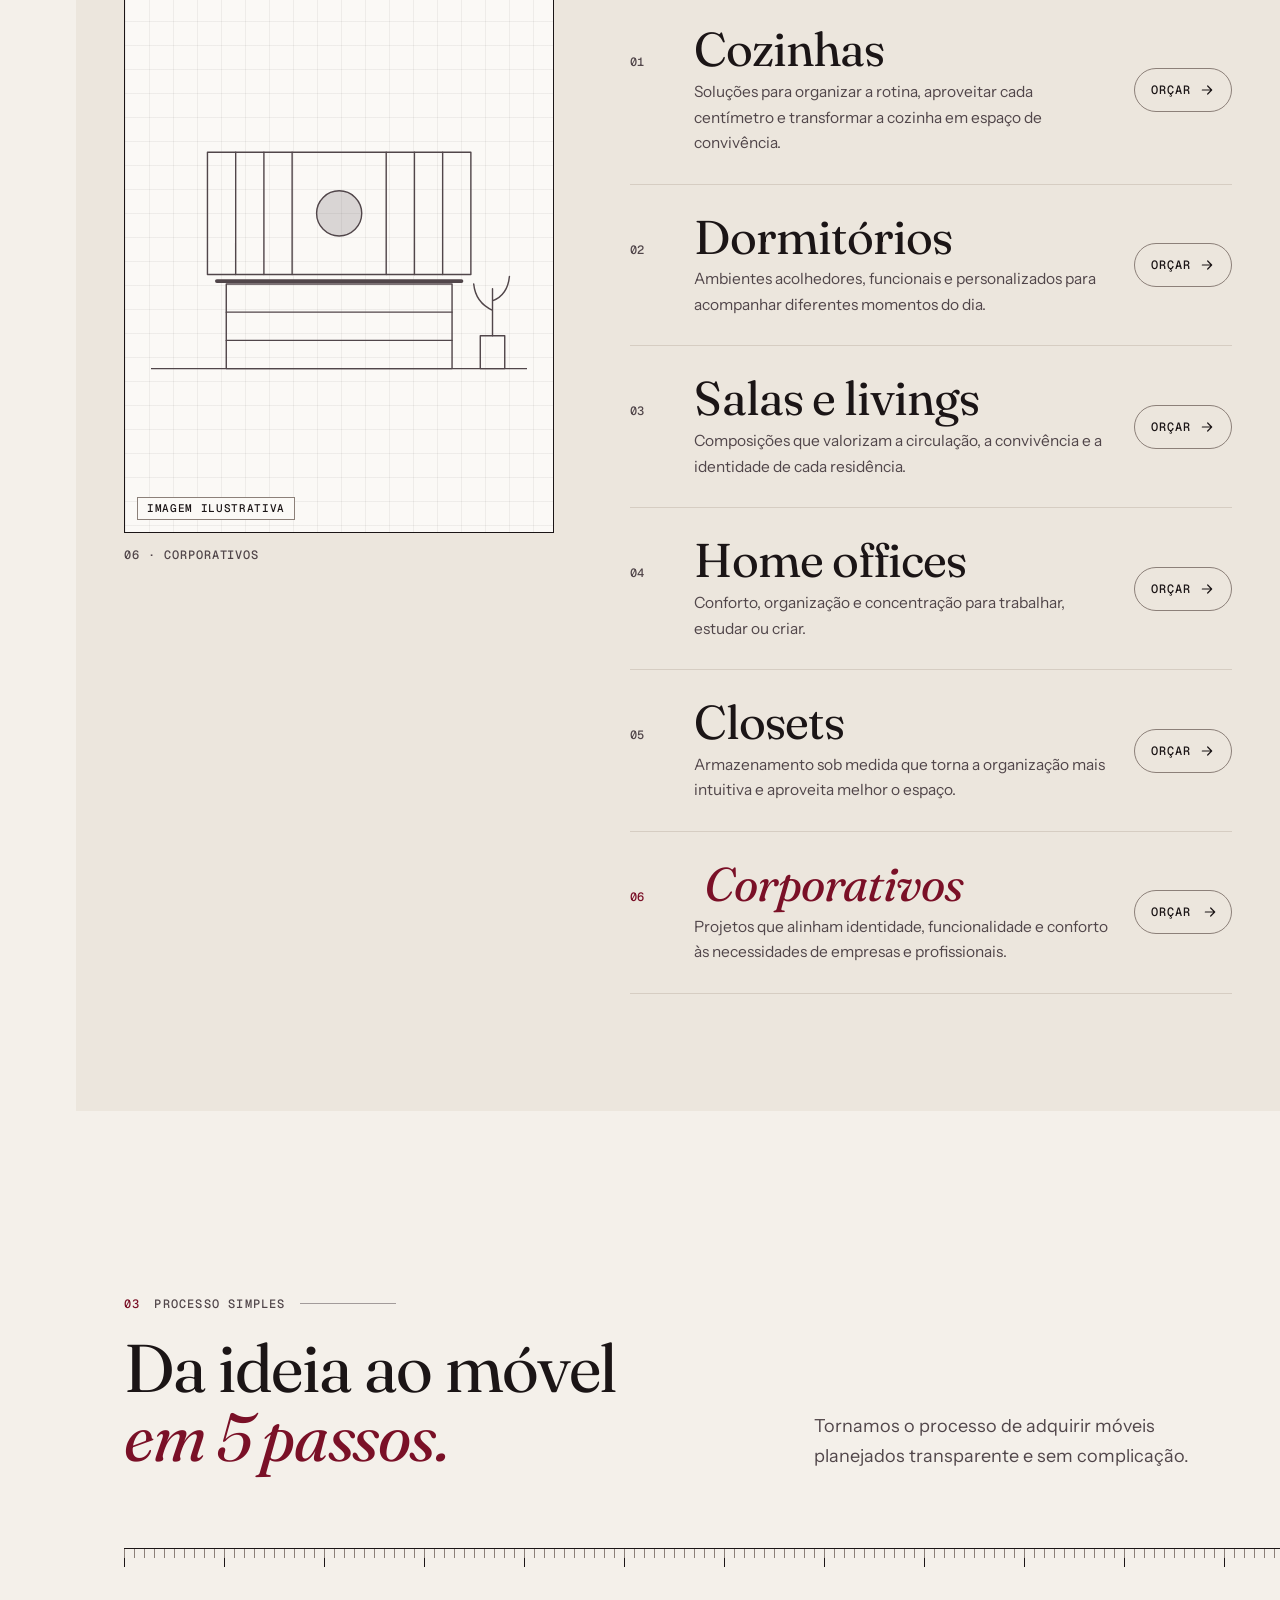
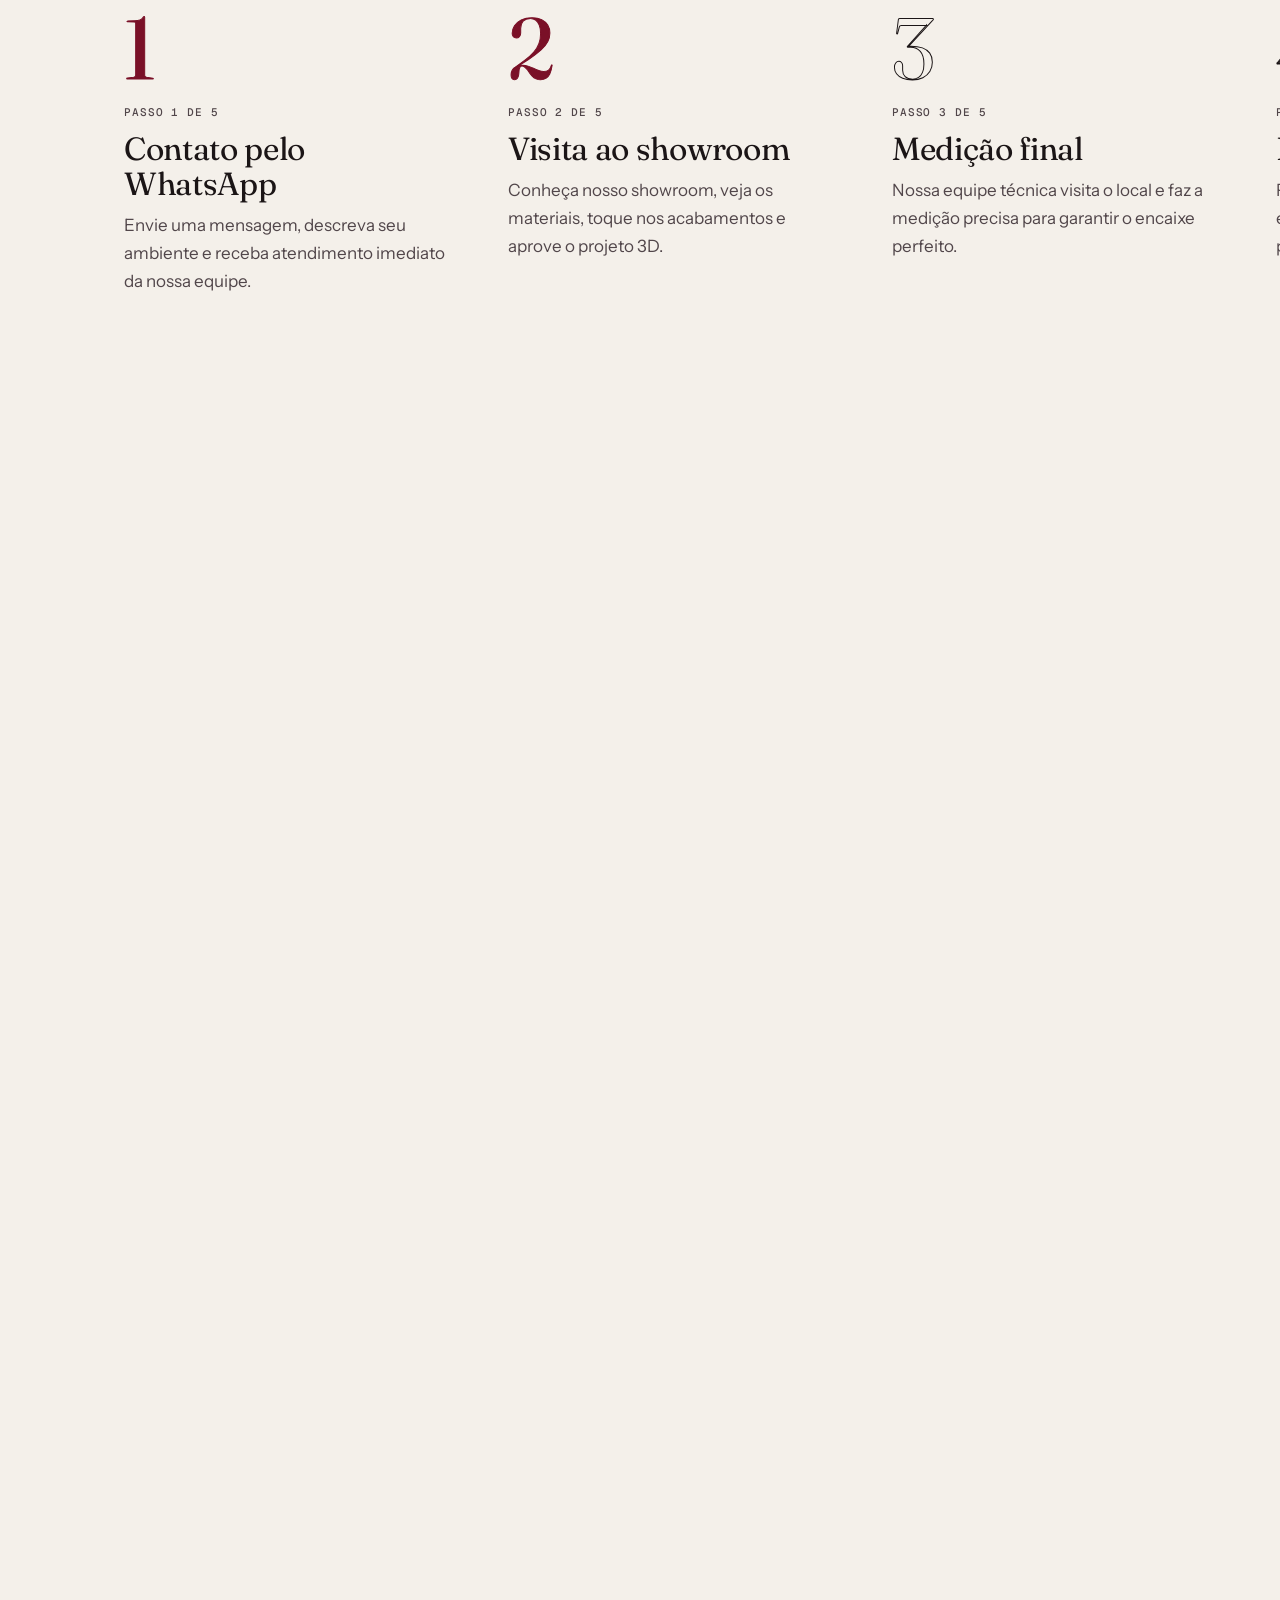
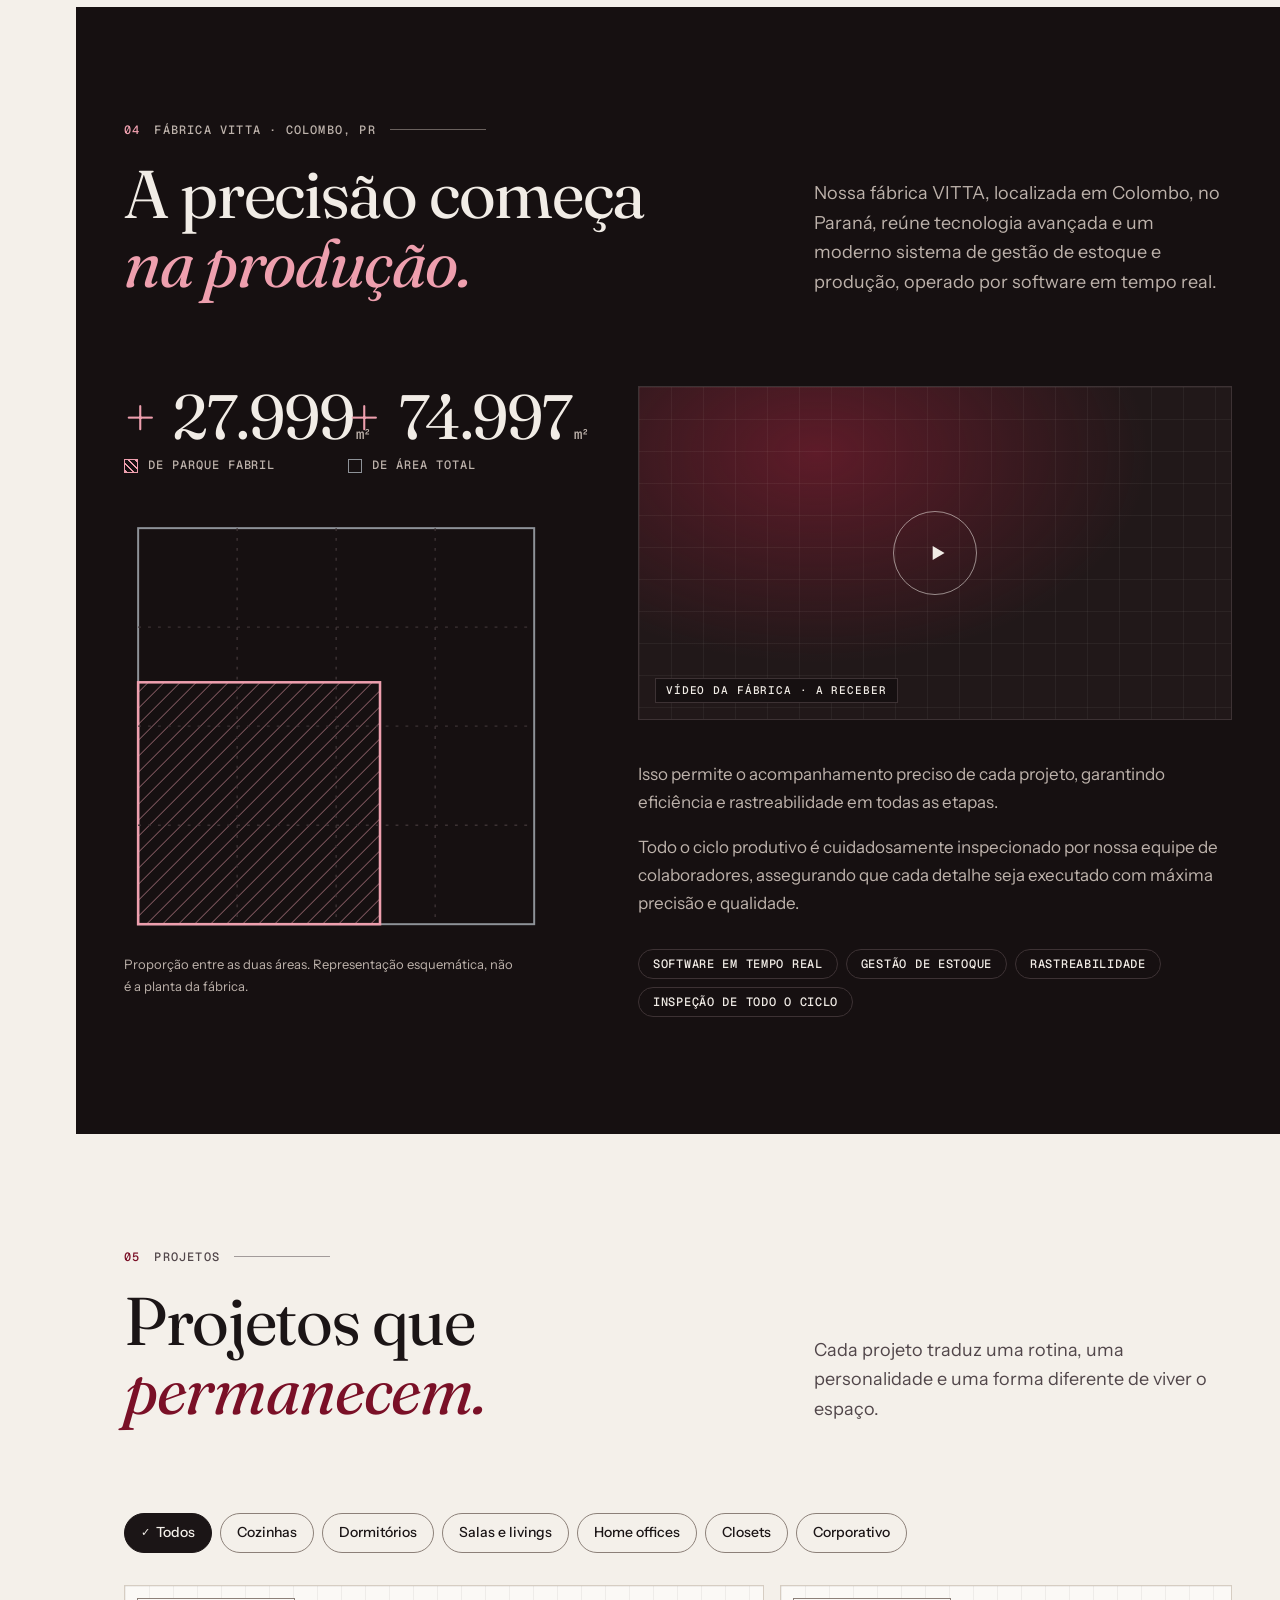
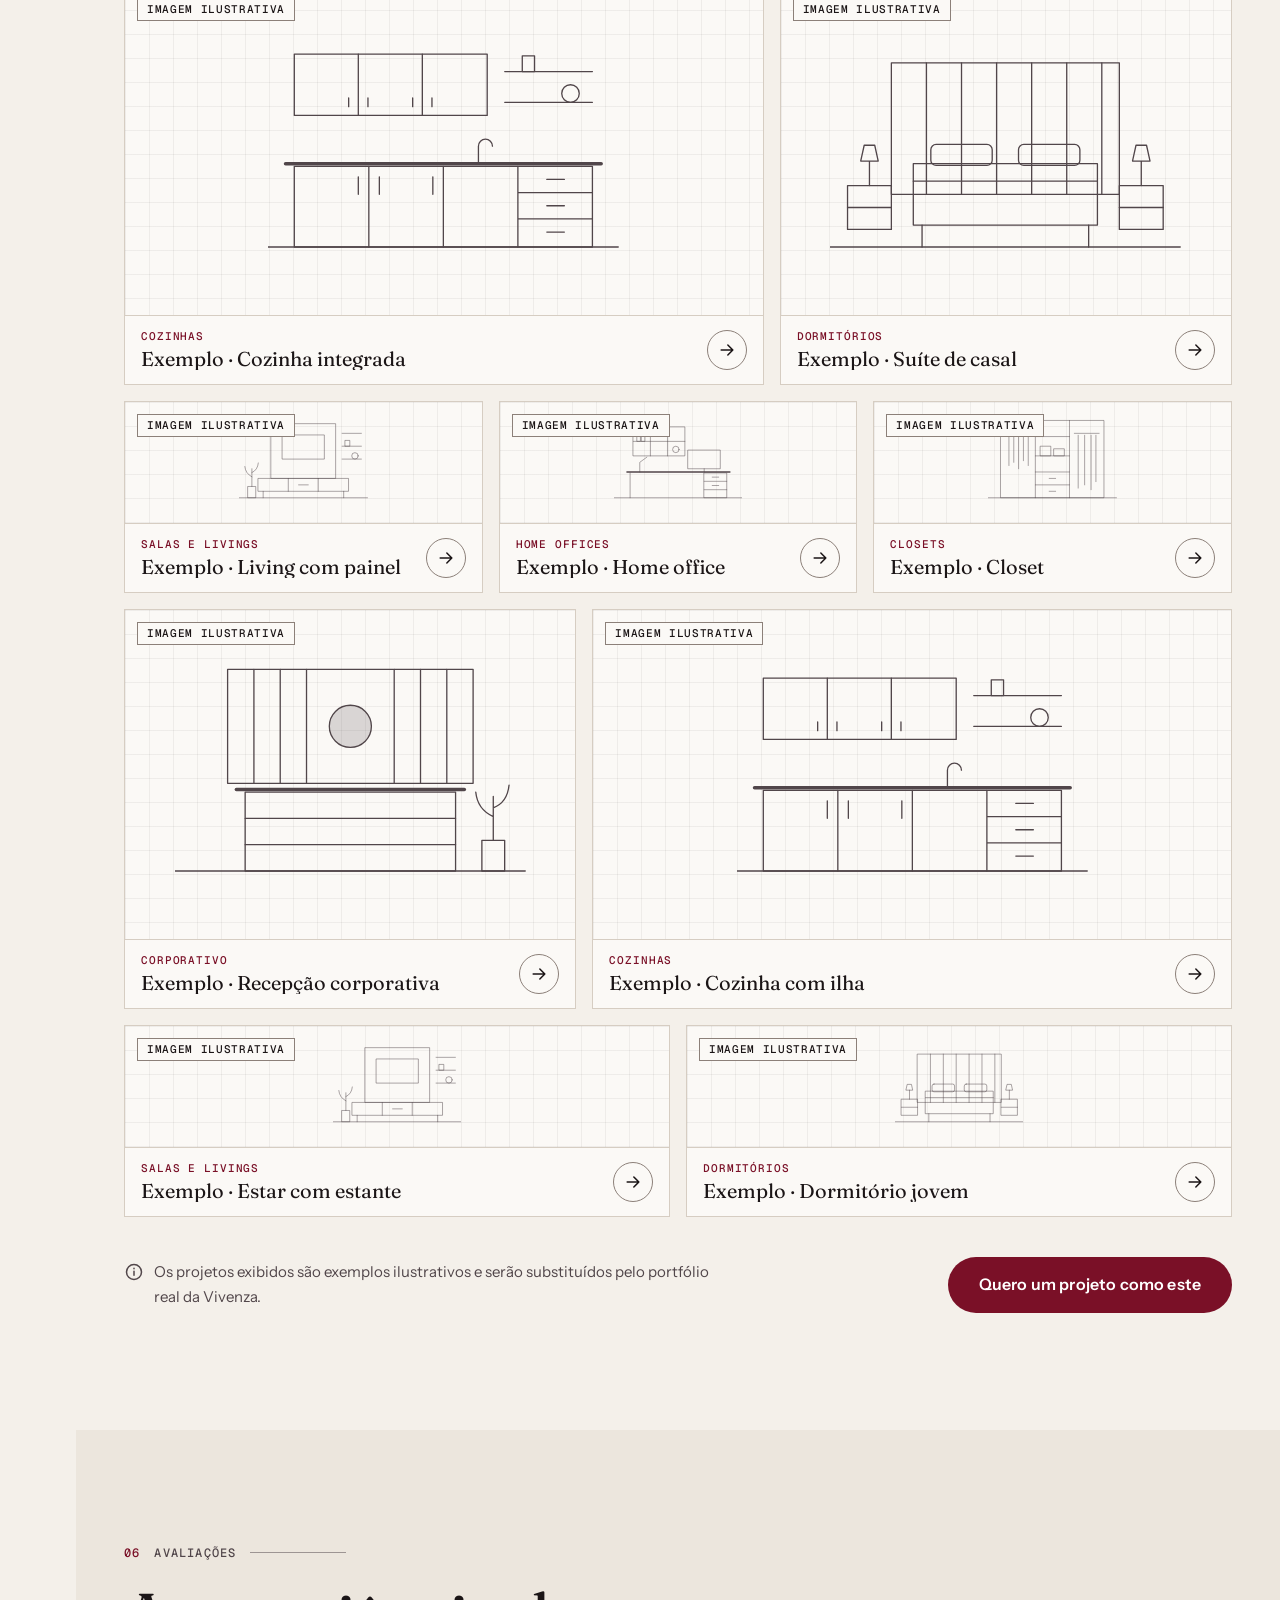
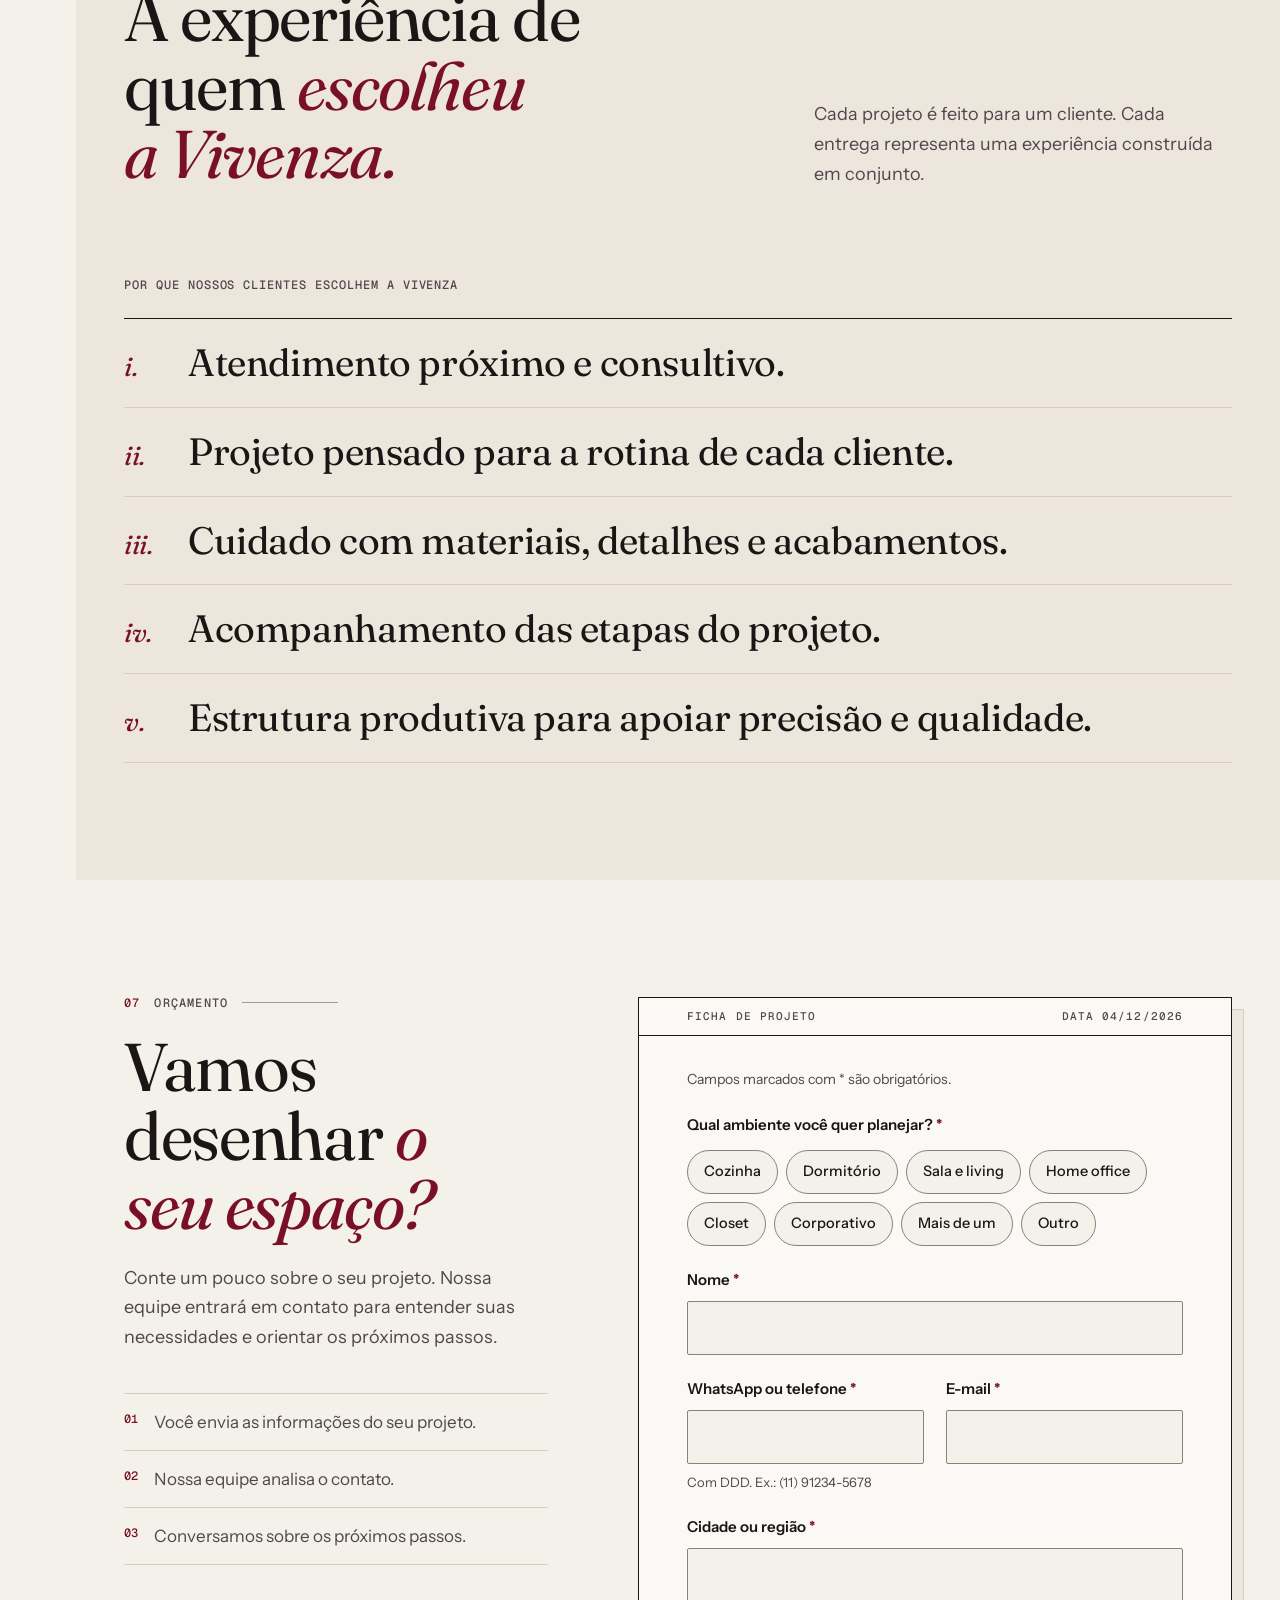
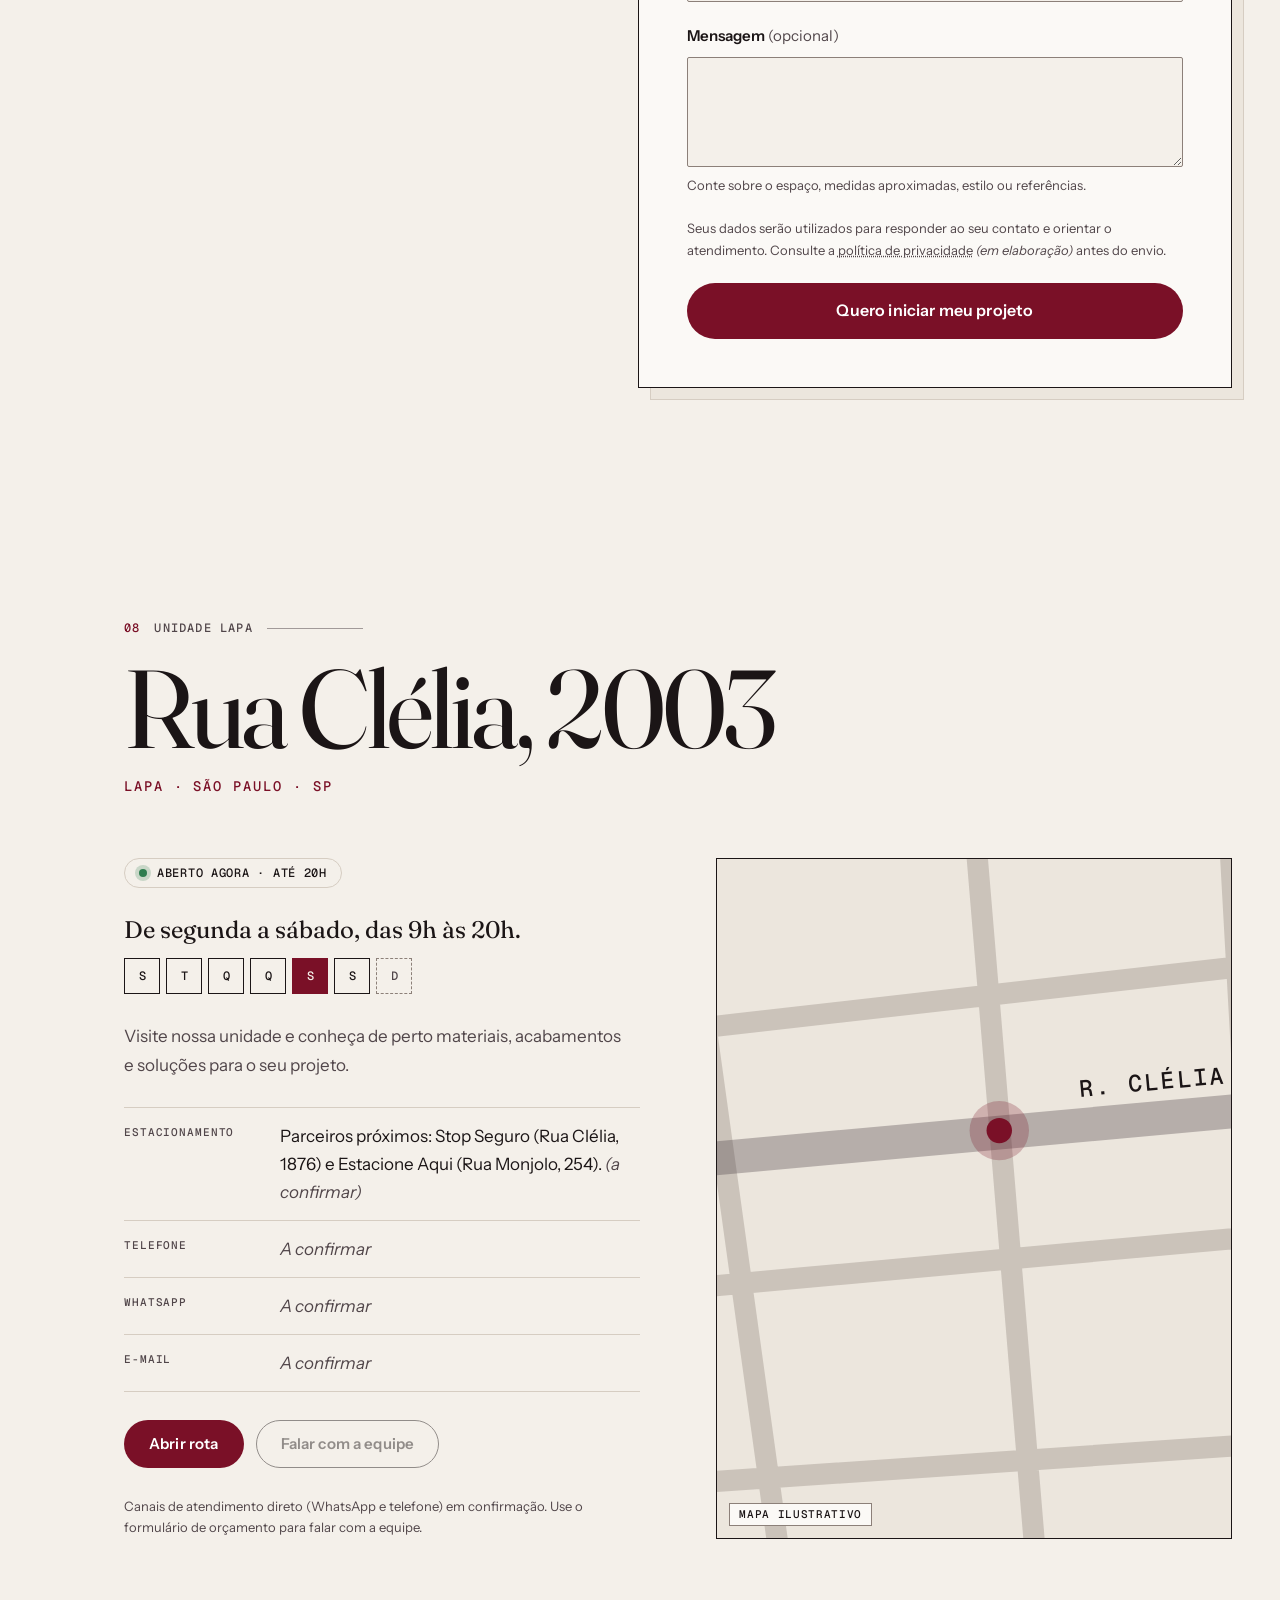
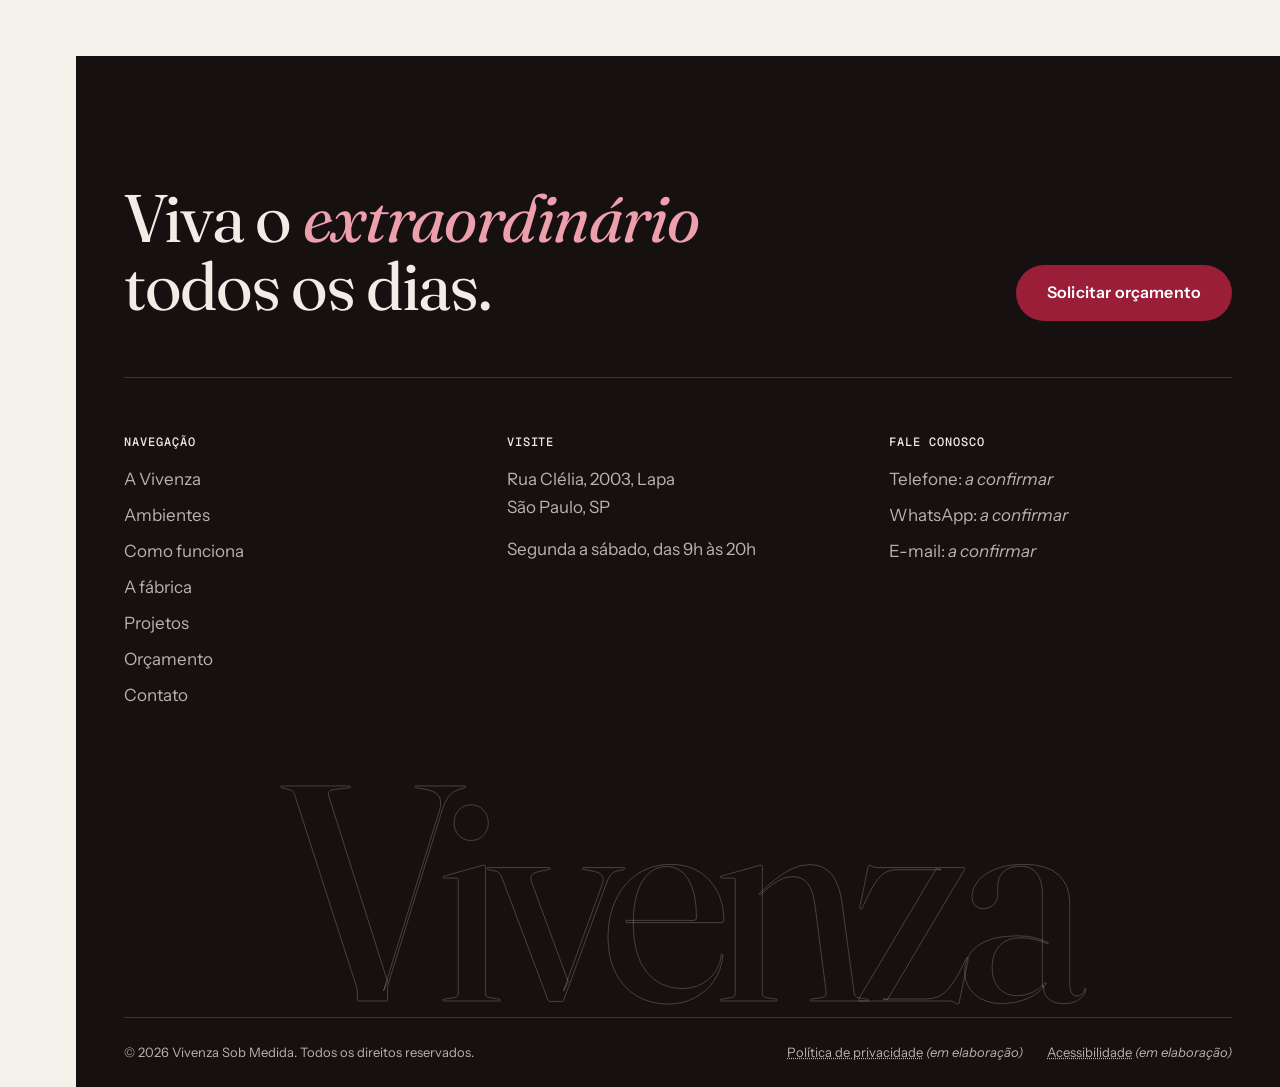
<file: v4-traco/index.html>
<!doctype html>
<html lang="pt-BR">
<head>
  <meta charset="utf-8">
  <meta name="viewport" content="width=device-width, initial-scale=1">
  <title>Vivenza Sob Medida | Móveis Planejados em São Paulo</title>
  <meta name="description" content="Móveis planejados e sob medida na Lapa, São Paulo. Projeto personalizado, produção na fábrica VITTA e instalação. Conheça a Vivenza e solicite seu orçamento.">

  <!-- TODO: confirmar o domínio definitivo antes da publicação (canonical e og:url). -->
  <link rel="canonical" href="https://vivenzasobmedida.com.br/">

  <meta name="theme-color" content="#F4F0EA" media="(prefers-color-scheme: light)">
  <meta name="theme-color" content="#110D0E" media="(prefers-color-scheme: dark)">
  <meta name="color-scheme" content="light dark">

  <!-- Open Graph -->
  <meta property="og:type" content="website">
  <meta property="og:locale" content="pt_BR">
  <meta property="og:site_name" content="Vivenza Sob Medida">
  <meta property="og:title" content="Vivenza Sob Medida | Móveis Planejados em São Paulo">
  <meta property="og:description" content="Móveis sob medida para viver o extraordinário todos os dias. Projeto personalizado, produção própria e instalação.">
  <meta property="og:url" content="https://vivenzasobmedida.com.br/">
  <!-- TODO: criar assets/img/og-vivenza.jpg (1200×630, foto real de projeto Vivenza) e descomentar as linhas abaixo. -->
  <!-- <meta property="og:image" content="https://vivenzasobmedida.com.br/assets/img/og-vivenza.jpg"> -->
  <!-- <meta property="og:image:alt" content="Ambiente planejado pela Vivenza Sob Medida"> -->
  <meta name="twitter:card" content="summary_large_image">

  <!-- Favicon gerado a partir da logo enviada (PNG). TODO: substituir por SVG oficial quando disponível. -->
  <link rel="icon" href="assets/favicon.png" type="image/png">
  <link rel="apple-touch-icon" href="assets/apple-touch-icon.png">

  <!-- Aplica o tema antes da primeira pintura para evitar flash de cor. -->
  <script>
    (function () {
      var t = null;
      try { t = localStorage.getItem('vivenza-theme'); } catch (e) {}
      if (t !== 'light' && t !== 'dark') {
        t = window.matchMedia && window.matchMedia('(prefers-color-scheme: dark)').matches ? 'dark' : 'light';
      }
      document.documentElement.setAttribute('data-theme', t);
      document.documentElement.classList.add('js');
    })();
  </script>

  <link rel="preconnect" href="https://fonts.googleapis.com">
  <link rel="preconnect" href="https://fonts.gstatic.com" crossorigin>
  <!-- Fraunces (títulos): serifa de contraste baixo, legível em todos os tamanhos. O eixo opsz é fixado no CSS. -->
  <link rel="stylesheet" href="https://fonts.googleapis.com/css2?family=Fraunces:ital,opsz,wght@0,9..144,400..600;1,9..144,400..600&family=Instrument+Sans:wght@400..600&family=Geist+Mono:wght@400;500&display=swap">
  <link rel="stylesheet" href="styles.css">

  <!--
    Dados estruturados: somente informações confirmadas pelo cliente (nome, endereço, horário e fundadores).
    TODO: adicionar "telephone", "email", "url", "image", "geo" e "sameAs" (redes sociais) após confirmação.
  -->
  <script type="application/ld+json">
  {
    "@context": "https://schema.org",
    "@type": "FurnitureStore",
    "name": "Vivenza Sob Medida",
    "description": "Móveis planejados e sob medida para residências e ambientes corporativos.",
    "founder": [
      { "@type": "Person", "name": "Fernanda Fernandes" },
      { "@type": "Person", "name": "Arthur Fernandes" }
    ],
    "address": {
      "@type": "PostalAddress",
      "streetAddress": "Rua Clélia, 2003",
      "addressLocality": "São Paulo",
      "addressRegion": "SP",
      "addressCountry": "BR"
    },
    "openingHoursSpecification": [{
      "@type": "OpeningHoursSpecification",
      "dayOfWeek": ["Monday", "Tuesday", "Wednesday", "Thursday", "Friday", "Saturday"],
      "opens": "09:00",
      "closes": "20:00"
    }]
  }
  </script>

  <script src="script.js" defer></script>
</head>
<body>
  <!--
    Ilustrações vetoriais usadas SOMENTE como espaço reservado para fotos.
    Não representam projetos reais da Vivenza. Remova cada uso quando a foto definitiva for inserida.
  -->
  <svg class="sprite" xmlns="http://www.w3.org/2000/svg" aria-hidden="true" focusable="false">
    <symbol id="ill-cozinha" viewBox="0 0 400 300">
      <path d="M0 260H400"/>
      <rect x="30" y="40" width="220" height="70"/>
      <path d="M103 40V110M176 40V110M92 90V100M114 90V100M165 90V100M187 90V100"/>
      <path d="M270 60H370M270 95H370"/>
      <rect x="290" y="42" width="14" height="18"/><circle cx="345" cy="85" r="10"/>
      <path class="thick" d="M20 165H380"/>
      <rect x="30" y="168" width="340" height="92"/>
      <path d="M115 168V260M200 168V260M285 168V260M285 198H370M285 228H370M103 180V200M127 180V200M188 180V200M318 183H338M318 213H338M318 243H338"/>
      <path d="M240 165V145a8 8 0 0 1 16 0"/>
    </symbol>
    <symbol id="ill-dormitorio" viewBox="0 0 400 300">
      <path d="M0 260H400"/>
      <rect x="70" y="50" width="260" height="150"/>
      <path d="M110 50V200M150 50V200M190 50V200M230 50V200M270 50V200M310 50V200"/>
      <rect x="95" y="165" width="210" height="70"/>
      <path d="M95 185H305M105 235V260M295 235V260"/>
      <rect x="115" y="143" width="70" height="24" rx="6"/><rect x="215" y="143" width="70" height="24" rx="6"/>
      <rect x="20" y="190" width="50" height="50"/><rect x="330" y="190" width="50" height="50"/>
      <path d="M20 215H70M330 215H380M45 190V162M355 190V162M35 162h20l-4-18h-12zM345 162h20l-4-18h-12z"/>
    </symbol>
    <symbol id="ill-living" viewBox="0 0 400 300">
      <path d="M0 260H400"/>
      <rect x="100" y="30" width="200" height="170"/>
      <rect x="135" y="65" width="130" height="75"/>
      <rect x="60" y="200" width="280" height="40"/>
      <path d="M153 200V240M246 200V240M75 240V260M325 240V260M185 220H215"/>
      <path d="M320 60H380M320 100H380M320 140H380"/>
      <rect x="330" y="82" width="14" height="18"/><circle cx="360" cy="130" r="10"/>
      <rect x="28" y="225" width="24" height="35"/>
      <path d="M40 225V170M40 195q-20-10-22-32M40 182q18-8 20-30"/>
    </symbol>
    <symbol id="ill-office" viewBox="0 0 400 300">
      <path d="M0 260H400"/>
      <rect x="60" y="40" width="160" height="90"/>
      <path d="M113 40V130M166 40V130M60 85H220"/>
      <rect x="72" y="58" width="10" height="27"/><rect x="86" y="64" width="10" height="21"/><circle cx="192" cy="110" r="10"/>
      <path class="thick" d="M40 180H360"/>
      <rect x="280" y="183" width="70" height="77"/>
      <path d="M280 209H350M280 235H350M305 196H325M305 222H325M50 183V260"/>
      <rect x="230" y="112" width="100" height="58"/>
      <path d="M280 170V180M80 180V150l22-16"/>
    </symbol>
    <symbol id="ill-closet" viewBox="0 0 400 300">
      <path d="M0 260H400"/>
      <rect x="40" y="20" width="320" height="240"/>
      <path d="M147 20V260M253 20V260"/>
      <path d="M55 60H135M65 66V160M80 66V150M95 66V170M110 66V145M125 66V160"/>
      <path d="M147 70H253M147 130H253M147 180H253M147 220H253M190 200H210M190 240H210"/>
      <rect x="163" y="100" width="32" height="30"/><rect x="205" y="108" width="32" height="22"/>
      <path d="M268 60H345M280 66V230M300 66V220M320 66V235M335 66V210"/>
    </symbol>
    <symbol id="ill-corporativo" viewBox="0 0 400 300">
      <path d="M0 260H400"/>
      <rect x="60" y="30" width="280" height="130"/>
      <path d="M90 30V160M120 30V160M150 30V160M250 30V160M280 30V160M310 30V160"/>
      <circle class="solid" cx="200" cy="95" r="24"/>
      <path class="thick" d="M70 167H330"/>
      <rect x="80" y="170" width="240" height="90"/>
      <path d="M80 200H320M80 230H320"/>
      <rect x="350" y="225" width="26" height="35"/>
      <path d="M363 225V175M363 198q-18-8-20-28M363 188q16-6 18-26"/>
    </symbol>
    <symbol id="ill-retrato" viewBox="0 0 200 240">
      <circle cx="100" cy="92" r="38"/>
      <path d="M30 240c0-48 32-80 70-80s70 32 70 80"/>
    </symbol>
  </svg>

  <a class="skip-link" href="#conteudo">Ir para o conteúdo principal</a>

  <!-- ===================== HEADER ===================== -->
  <header class="site-header" data-header>
    <div class="site-header__inner">
      <!-- Símbolo "V" recortado da logo enviada (PNG). TODO: substituir pelo SVG oficial e confirmar o logotipo completo (símbolo + nome). -->
      <a class="brand" href="#inicio" aria-label="Vivenza Sob Medida, voltar ao início">
        <span class="brand__mark"><img src="assets/logo-vivenza-v-mark.png" alt="" width="36" height="36"></span>
        <span class="brand__text">
          <span class="brand__name">Vivenza</span>
          <span class="brand__tag">Sob Medida</span>
        </span>
      </a>

      <p class="open-status site-header__status" data-open-status hidden></p>

      <div class="site-header__actions">
        <button class="icon-btn theme-toggle" type="button" data-theme-toggle aria-label="Ativar modo escuro">
          <svg class="icon icon--sun" viewBox="0 0 24 24" aria-hidden="true" focusable="false"><circle cx="12" cy="12" r="4.2"/><path d="M12 2.5v2.2M12 19.3v2.2M4.6 4.6l1.6 1.6M17.8 17.8l1.6 1.6M2.5 12h2.2M19.3 12h2.2M4.6 19.4l1.6-1.6M17.8 6.2l1.6-1.6"/></svg>
          <svg class="icon icon--moon" viewBox="0 0 24 24" aria-hidden="true" focusable="false"><path d="M20 14.5A8 8 0 0 1 9.5 4a8 8 0 1 0 10.5 10.5Z"/></svg>
        </button>
        <a class="btn btn--primary btn--sm site-header__cta" href="#orcamento">Solicitar orçamento</a>
        <button class="menu-toggle" type="button" data-menu-toggle aria-controls="site-menu" aria-expanded="false" aria-label="Abrir menu">
          <span class="menu-toggle__label" data-menu-label>Menu</span>
          <span class="menu-toggle__bars" aria-hidden="true"><span></span><span></span></span>
        </button>
      </div>
    </div>

    <!-- Menu em tela cheia (todas as larguras). Foco preso enquanto aberto; Esc fecha. -->
    <div class="menu" id="site-menu" data-nav-panel>
      <div class="menu__inner">
        <nav class="menu__nav" aria-label="Navegação principal">
          <ol class="menu__list" data-nav-list>
            <li><a href="#a-vivenza"><span class="menu__num" aria-hidden="true">01</span>A Vivenza</a></li>
            <li><a href="#ambientes"><span class="menu__num" aria-hidden="true">02</span>Ambientes</a></li>
            <li><a href="#como-funciona"><span class="menu__num" aria-hidden="true">03</span>Como funciona</a></li>
            <li><a href="#a-fabrica"><span class="menu__num" aria-hidden="true">04</span>A fábrica</a></li>
            <li><a href="#projetos"><span class="menu__num" aria-hidden="true">05</span>Projetos</a></li>
            <li><a href="#avaliacoes"><span class="menu__num" aria-hidden="true">06</span>Avaliações</a></li>
            <li><a href="#orcamento"><span class="menu__num" aria-hidden="true">07</span>Orçamento</a></li>
            <li><a href="#contato"><span class="menu__num" aria-hidden="true">08</span>Contato</a></li>
          </ol>
        </nav>
        <div class="menu__aside">
          <p class="mono-label">Visite</p>
          <address>Rua Clélia, 2003<br>Lapa, São Paulo, SP</address>
          <p>Segunda a sábado, das 9h às 20h</p>
          <a class="btn btn--primary" href="#orcamento">Solicitar orçamento</a>
        </div>
      </div>
    </div>
  </header>

  <!-- Régua lateral (desktop largo): índice das seções + progresso da leitura. -->
  <nav class="rail" aria-label="Índice das seções">
    <div class="rail__track" aria-hidden="true"><span class="rail__fill" data-rail-fill></span></div>
    <ol class="rail__list" data-nav-list>
      <li><a href="#a-vivenza"><span class="rail__num" aria-hidden="true">01</span><span class="rail__label">A Vivenza</span></a></li>
      <li><a href="#ambientes"><span class="rail__num" aria-hidden="true">02</span><span class="rail__label">Ambientes</span></a></li>
      <li><a href="#como-funciona"><span class="rail__num" aria-hidden="true">03</span><span class="rail__label">Como funciona</span></a></li>
      <li><a href="#a-fabrica"><span class="rail__num" aria-hidden="true">04</span><span class="rail__label">A fábrica</span></a></li>
      <li><a href="#projetos"><span class="rail__num" aria-hidden="true">05</span><span class="rail__label">Projetos</span></a></li>
      <li><a href="#avaliacoes"><span class="rail__num" aria-hidden="true">06</span><span class="rail__label">Avaliações</span></a></li>
      <li><a href="#orcamento"><span class="rail__num" aria-hidden="true">07</span><span class="rail__label">Orçamento</span></a></li>
      <li><a href="#contato"><span class="rail__num" aria-hidden="true">08</span><span class="rail__label">Contato</span></a></li>
    </ol>
  </nav>

  <main id="conteudo" tabindex="-1">

    <!-- ===================== HERO ===================== -->
    <section class="hero" id="inicio" aria-labelledby="hero-title">
      <div class="container hero__grid">
        <div class="hero__content">
          <p class="mono-label hero__eyebrow">Móveis planejados e sob medida · São Paulo</p>
          <h1 id="hero-title" class="hero__title">
            <span class="hero__line">Móveis sob medida para viver o</span>
            <span class="hero__line"><em>extraordinário</em></span>
            <span class="hero__line">todos os dias.</span>
          </h1>
          <p class="hero__lead">Projetos que unem sofisticação, funcionalidade e personalidade, pensados do primeiro traço ao último detalhe para a forma como você vive.</p>
          <div class="btn-row">
            <a class="btn btn--primary btn--lg" href="#orcamento">Solicitar orçamento</a>
            <a class="btn btn--line btn--lg" href="#a-vivenza">Conhecer a Vivenza</a>
          </div>
        </div>

        <figure class="hero__drawing" data-drawing data-state="acabado">
          <!--
            Desenho técnico ILUSTRATIVO (não é projeto real). Pode permanecer como assinatura visual
            ou ser trocado por foto real: assets/img/hero-vivenza.webp (mín. 1600×1200) com fetchpriority="high".
          -->
          <div class="drawing-toggle" role="group" aria-label="Visualização do desenho">
            <button type="button" data-drawing-state="traco" aria-pressed="false">Traço</button>
            <button type="button" data-drawing-state="acabado" aria-pressed="true">Acabamento</button>
          </div>

          <svg class="drawing" viewBox="0 0 640 500" role="img" aria-labelledby="drawing-title" data-drawing-svg>
            <title id="drawing-title">Desenho ilustrativo da elevação de uma cozinha planejada, com cotas em milímetros. Não representa um projeto real.</title>
            <defs>
              <pattern id="grain" width="7" height="60" patternUnits="userSpaceOnUse">
                <path class="grain" d="M2 0c2 15-1 30 1 60M5.5 0c-1 20 1 40 0 60"/>
              </pattern>
            </defs>

            <g class="dw-fills" aria-hidden="true">
              <rect class="f-wood" x="60" y="60" width="150" height="380"/>
              <rect class="f-grain" x="60" y="60" width="150" height="380"/>
              <rect class="f-wood" x="210" y="60" width="320" height="110"/>
              <rect class="f-grain" x="210" y="60" width="320" height="110"/>
              <rect class="f-shelf" x="530" y="60" width="60" height="110"/>
              <rect class="f-splash" x="210" y="170" width="380" height="100"/>
              <rect class="f-stone" x="205" y="270" width="390" height="8"/>
              <rect class="f-lacquer" x="210" y="278" width="370" height="150"/>
              <rect class="f-plinth" x="210" y="428" width="370" height="12"/>
            </g>

            <g class="dw-lines" aria-hidden="true">
              <path d="M20 440H620"/>
              <rect x="60" y="60" width="150" height="380"/>
              <path d="M135 60V440M127 232v30M143 232v30"/>
              <rect x="210" y="60" width="320" height="110"/>
              <path d="M290 60V170M370 60V170M450 60V170M240 156h20M320 156h20M400 156h20M480 156h20"/>
              <rect x="530" y="60" width="60" height="110"/>
              <path d="M530 97H590M530 134H590"/>
              <circle cx="549" cy="124" r="9"/>
              <rect x="564" y="71" width="6" height="26"/><rect x="573" y="76" width="6" height="21"/>
              <path d="M300 266h56M318 262h20"/>
              <path d="M470 270v-28a11 11 0 0 1 22 0v7"/>
              <rect x="205" y="270" width="390" height="8"/>
              <rect x="210" y="278" width="370" height="162"/>
              <path d="M305 278V428M400 278V428M490 278V428M400 332H490M400 386H490M210 428H580"/>
              <path d="M430 302h30M430 356h30M430 410h30M293 300v26M317 300v26M388 300v26M502 300v26"/>
            </g>

            <g class="dw-dims" aria-hidden="true">
              <path d="M60 28H590M60 18V52M590 18V52M54 34l12-12M584 34l12-12"/>
              <text x="325" y="20" text-anchor="middle">3.180</text>
              <path d="M60 472H580M210 462V478M60 462V478M580 462V478M54 478l12-12M204 478l12-12M574 478l12-12"/>
              <text x="135" y="492" text-anchor="middle">900</text>
              <text x="395" y="492" text-anchor="middle">2.220</text>
              <path d="M28 60V440M18 60H52M18 440H52M22 66l12-12M22 446l12-12"/>
              <text x="20" y="250" text-anchor="middle" transform="rotate(-90 20 250)">2.280</text>
              <path d="M616 278V440M606 278H628M606 440H628M610 284l12-12M610 446l12-12"/>
              <text x="632" y="359" text-anchor="middle" transform="rotate(-90 632 359)">970</text>
            </g>
          </svg>

          <figcaption class="stamp">
            <span class="stamp__cell"><span class="stamp__k">Projeto</span><span class="stamp__v">O seu ambiente</span></span>
            <span class="stamp__cell"><span class="stamp__k">Escala</span><span class="stamp__v">1:1</span></span>
            <span class="stamp__cell"><span class="stamp__k">Cotas</span><span class="stamp__v">mm</span></span>
            <span class="stamp__cell stamp__cell--note"><span class="stamp__v">Desenho ilustrativo</span></span>
          </figcaption>
        </figure>
      </div>

      <a class="scroll-cue" href="#a-vivenza"><span class="scroll-cue__line" aria-hidden="true"></span>Role para conhecer</a>
    </section>

    <!-- ===================== 01 · A VIVENZA ===================== -->
    <section class="section about" id="a-vivenza" aria-labelledby="about-title">
      <div class="container">
        <header class="shead">
          <p class="shead__index"><span class="shead__num">01</span><span>A Vivenza</span></p>
          <h2 id="about-title" class="shead__title">Mais do que móveis: <em>confiança, segurança e excelência</em> em cada etapa do projeto.</h2>
        </header>

        <div class="about__grid">
          <div class="about__founders">
            <!--
              TODO (Fundadores): foto real de Fernanda Fernandes e Arthur Fernandes.
              Arquivo sugerido: assets/img/fundadores.webp (1200×1500) — alt: "Fernanda Fernandes e Arthur Fernandes, fundadores da Vivenza Sob Medida, no showroom da Lapa".
            -->
            <div class="founders-ph" role="img" aria-label="Espaço reservado para a foto dos fundadores, Fernanda Fernandes e Arthur Fernandes.">
              <svg class="founders-ph__art founders-ph__art--a" aria-hidden="true" focusable="false"><use href="#ill-retrato"/></svg>
              <svg class="founders-ph__art founders-ph__art--b" aria-hidden="true" focusable="false"><use href="#ill-retrato"/></svg>
              <span class="ph__tag" aria-hidden="true">Foto dos fundadores · a receber</span>
            </div>
            <p class="founders-caption"><strong>Fernanda Fernandes &amp; Arthur Fernandes</strong><span>Mãe e filho, fundadores</span></p>
          </div>

          <div class="about__story">
            <p class="about__lead">A Vivenza Sob Medida nasceu do propósito de transformar a experiência de quem sonha com um lar único.</p>
            <div class="prose">
              <p>Fundada por Fernanda Fernandes e Arthur Fernandes, mãe e filho com mais de oito anos de atuação no segmento moveleiro, a marca foi criada para oferecer muito mais do que móveis: confiança, segurança e excelência em cada etapa do projeto.</p>
              <p>Inspirados pela tradição do design italiano, seus fundadores buscaram na Itália, referência mundial em mobiliário, conhecimento, tendências e soluções que hoje fazem parte da essência da Vivenza.</p>
              <p>Nossa visão é simples: criar ambientes que unem sofisticação, funcionalidade e personalidade, respeitando a forma como cada cliente vive e transformando projetos em experiências que permanecem no tempo.</p>
            </div>

            <div class="route" aria-hidden="true">
              <span class="route__point"><span class="route__dot"></span>Itália<small>referência</small></span>
              <svg class="route__line" viewBox="0 0 300 60" preserveAspectRatio="none"><path d="M4 50C80 -8 220 -8 296 50"/></svg>
              <span class="route__point"><span class="route__dot route__dot--fill"></span>São Paulo<small>Lapa</small></span>
            </div>

            <dl class="about__facts">
              <div><dt>+8</dt><dd>anos de atuação dos fundadores no segmento moveleiro</dd></div>
              <div><dt><em>Ispirazione</em></dt><dd>italiana em proporções, materiais e soluções</dd></div>
            </dl>
          </div>
        </div>

        <figure class="manifesto">
          <blockquote><p>Na Vivenza, cada detalhe é planejado para que você viva o <em>extraordinário</em> todos os dias.</p></blockquote>
        </figure>
      </div>
    </section>

    <!-- ===================== 02 · AMBIENTES ===================== -->
    <section class="section rooms" id="ambientes" aria-labelledby="rooms-title">
      <div class="container">
        <header class="shead shead--split">
          <div>
            <p class="shead__index"><span class="shead__num">02</span><span>Ambientes</span></p>
            <h2 id="rooms-title" class="shead__title">Cada ambiente tem uma história. <em>O projeto começa com a sua.</em></h2>
          </div>
          <p class="shead__intro">Seja para renovar um único ambiente ou construir uma composição completa, cada escolha equilibra beleza, funcionalidade e personalidade.</p>
        </header>

        <div class="rooms__layout" data-rooms>
          <!--
            TODO (Ambientes): substituir as ilustrações por fotos reais (uma por ambiente), ex.:
            <img src="assets/img/ambiente-cozinha.webp" alt="Cozinha planejada..., projeto Vivenza" width="1200" height="900" loading="lazy" decoding="async">
          -->
          <div class="rooms__preview" aria-hidden="true">
            <div class="rooms__frame">
              <div class="ph is-active" data-preview="cozinha"><svg class="ph__art"><use href="#ill-cozinha"/></svg></div>
              <div class="ph" data-preview="dormitorio"><svg class="ph__art"><use href="#ill-dormitorio"/></svg></div>
              <div class="ph" data-preview="living"><svg class="ph__art"><use href="#ill-living"/></svg></div>
              <div class="ph" data-preview="home-office"><svg class="ph__art"><use href="#ill-office"/></svg></div>
              <div class="ph" data-preview="closet"><svg class="ph__art"><use href="#ill-closet"/></svg></div>
              <div class="ph" data-preview="corporativo"><svg class="ph__art"><use href="#ill-corporativo"/></svg></div>
              <span class="ph__tag">Imagem ilustrativa</span>
            </div>
            <p class="rooms__caption mono-label" data-preview-caption>01 · Cozinhas</p>
          </div>

          <ol class="rooms__list">
            <li class="room" data-room="cozinha">
              <span class="room__num" aria-hidden="true">01</span>
              <h3 class="room__title">Cozinhas</h3>
              <p class="room__desc">Soluções para organizar a rotina, aproveitar cada centímetro e transformar a cozinha em espaço de convivência.</p>
              <a class="room__link" href="#orcamento" data-ambiente="cozinha">Orçar<span class="visually-hidden"> cozinha</span><svg class="icon" viewBox="0 0 24 24" aria-hidden="true" focusable="false"><path d="M5 12h14M13 6l6 6-6 6"/></svg></a>
            </li>
            <li class="room" data-room="dormitorio">
              <span class="room__num" aria-hidden="true">02</span>
              <h3 class="room__title">Dormitórios</h3>
              <p class="room__desc">Ambientes acolhedores, funcionais e personalizados para acompanhar diferentes momentos do dia.</p>
              <a class="room__link" href="#orcamento" data-ambiente="dormitorio">Orçar<span class="visually-hidden"> dormitório</span><svg class="icon" viewBox="0 0 24 24" aria-hidden="true" focusable="false"><path d="M5 12h14M13 6l6 6-6 6"/></svg></a>
            </li>
            <li class="room" data-room="living">
              <span class="room__num" aria-hidden="true">03</span>
              <h3 class="room__title">Salas e livings</h3>
              <p class="room__desc">Composições que valorizam a circulação, a convivência e a identidade de cada residência.</p>
              <a class="room__link" href="#orcamento" data-ambiente="living">Orçar<span class="visually-hidden"> sala e living</span><svg class="icon" viewBox="0 0 24 24" aria-hidden="true" focusable="false"><path d="M5 12h14M13 6l6 6-6 6"/></svg></a>
            </li>
            <li class="room" data-room="home-office">
              <span class="room__num" aria-hidden="true">04</span>
              <h3 class="room__title">Home offices</h3>
              <p class="room__desc">Conforto, organização e concentração para trabalhar, estudar ou criar.</p>
              <a class="room__link" href="#orcamento" data-ambiente="home-office">Orçar<span class="visually-hidden"> home office</span><svg class="icon" viewBox="0 0 24 24" aria-hidden="true" focusable="false"><path d="M5 12h14M13 6l6 6-6 6"/></svg></a>
            </li>
            <li class="room" data-room="closet">
              <span class="room__num" aria-hidden="true">05</span>
              <h3 class="room__title">Closets</h3>
              <p class="room__desc">Armazenamento sob medida que torna a organização mais intuitiva e aproveita melhor o espaço.</p>
              <a class="room__link" href="#orcamento" data-ambiente="closet">Orçar<span class="visually-hidden"> closet</span><svg class="icon" viewBox="0 0 24 24" aria-hidden="true" focusable="false"><path d="M5 12h14M13 6l6 6-6 6"/></svg></a>
            </li>
            <li class="room" data-room="corporativo">
              <span class="room__num" aria-hidden="true">06</span>
              <h3 class="room__title">Corporativos</h3>
              <p class="room__desc">Projetos que alinham identidade, funcionalidade e conforto às necessidades de empresas e profissionais.</p>
              <a class="room__link" href="#orcamento" data-ambiente="corporativo">Orçar<span class="visually-hidden"> ambiente corporativo</span><svg class="icon" viewBox="0 0 24 24" aria-hidden="true" focusable="false"><path d="M5 12h14M13 6l6 6-6 6"/></svg></a>
            </li>
          </ol>
        </div>
      </div>
    </section>

    <!-- ===================== 03 · COMO FUNCIONA ===================== -->
    <!--
      Etapas e textos conforme o material enviado pelo cliente (PDF "SITE VIVENZA").
      Em desktop com JS e sem "reduzir movimento", a trilha rola na horizontal enquanto a página rola na vertical.
      Sem JS, em telas menores ou com movimento reduzido, vira uma lista comum.
      TODO: confirmar a expressão "atendimento imediato" (etapa 1) e ativar o link de WhatsApp quando CONFIG.whatsapp existir.
    -->
    <section class="section process" id="como-funciona" aria-labelledby="process-title" data-process>
      <div class="process__sticky" data-process-sticky>
        <div class="container process__head">
          <div>
            <p class="shead__index"><span class="shead__num">03</span><span>Processo simples</span></p>
            <h2 id="process-title" class="shead__title">Da ideia ao móvel <em>em 5 passos.</em></h2>
          </div>
          <p class="shead__intro">Tornamos o processo de adquirir móveis planejados transparente e sem complicação.</p>
        </div>

        <div class="process__viewport" data-process-viewport>
          <ol class="process__track" data-process-track>
            <li class="pstep">
              <span class="pstep__num" aria-hidden="true">1</span>
              <div class="pstep__body">
                <p class="pstep__kicker mono-label">Passo 1 de 5</p>
                <h3 class="pstep__title">Contato pelo WhatsApp</h3>
                <p>Envie uma mensagem, descreva seu ambiente e receba atendimento imediato da nossa equipe.</p>
              </div>
            </li>
            <li class="pstep">
              <span class="pstep__num" aria-hidden="true">2</span>
              <div class="pstep__body">
                <p class="pstep__kicker mono-label">Passo 2 de 5</p>
                <h3 class="pstep__title">Visita ao showroom</h3>
                <p>Conheça nosso showroom, veja os materiais, toque nos acabamentos e aprove o projeto 3D.</p>
              </div>
            </li>
            <li class="pstep">
              <span class="pstep__num" aria-hidden="true">3</span>
              <div class="pstep__body">
                <p class="pstep__kicker mono-label">Passo 3 de 5</p>
                <h3 class="pstep__title">Medição final</h3>
                <p>Nossa equipe técnica visita o local e faz a medição precisa para garantir o encaixe perfeito.</p>
              </div>
            </li>
            <li class="pstep">
              <span class="pstep__num" aria-hidden="true">4</span>
              <div class="pstep__body">
                <p class="pstep__kicker mono-label">Passo 4 de 5</p>
                <h3 class="pstep__title">Produção</h3>
                <p>Produzimos na nossa fábrica com equipamentos modernos e materiais de primeira linha.</p>
              </div>
            </li>
            <li class="pstep">
              <span class="pstep__num" aria-hidden="true">5</span>
              <div class="pstep__body">
                <p class="pstep__kicker mono-label">Passo 5 de 5</p>
                <h3 class="pstep__title">Entrega e instalação</h3>
                <p>Entregamos e instalamos com perfeição. Você aprova e começa a desfrutar do novo ambiente.</p>
              </div>
            </li>
            <li class="pstep pstep--end">
              <p class="pstep__end-title">O próximo projeto pode ser o seu.</p>
              <a class="btn btn--primary btn--lg" href="#orcamento">Quero começar meu projeto</a>
            </li>
          </ol>
          <div class="tape" aria-hidden="true"><span class="tape__fill" data-tape-fill></span></div>
        </div>
      </div>
    </section>

    <!-- ===================== 04 · A FÁBRICA VITTA ===================== -->
    <!--
      Texto conforme o material do cliente.
      TODO (confirmar): relação institucional Vivenza × VITTA e autorização de uso de imagens/vídeo da fábrica.
    -->
    <section class="section factory" id="a-fabrica" aria-labelledby="factory-title">
      <div class="container">
        <header class="shead shead--split">
          <div>
            <p class="shead__index"><span class="shead__num">04</span><span>Fábrica VITTA · Colombo, PR</span></p>
            <h2 id="factory-title" class="shead__title">A precisão começa <em>na produção.</em></h2>
          </div>
          <p class="shead__intro">Nossa fábrica VITTA, localizada em Colombo, no Paraná, reúne tecnologia avançada e um moderno sistema de gestão de estoque e produção, operado por software em tempo real.</p>
        </header>

        <div class="factory__grid">
          <div class="factory__plan">
            <dl class="figures">
              <div class="figure">
                <dt class="visually-hidden">Parque fabril</dt>
                <dd>
                  <span class="figure__value"><span class="figure__pre">+</span><span data-count="28000">28.000</span><span class="figure__unit">m²</span></span>
                  <span class="figure__label"><span class="swatch swatch--inner" aria-hidden="true"></span>de parque fabril</span>
                </dd>
              </div>
              <div class="figure">
                <dt class="visually-hidden">Área total</dt>
                <dd>
                  <span class="figure__value"><span class="figure__pre">+</span><span data-count="75000">75.000</span><span class="figure__unit">m²</span></span>
                  <span class="figure__label"><span class="swatch swatch--outer" aria-hidden="true"></span>de área total</span>
                </dd>
              </div>
            </dl>
            <figure class="plan">
              <svg class="plan__svg" viewBox="0 0 300 300" aria-hidden="true" focusable="false">
                <defs>
                  <pattern id="hatch" width="8" height="8" patternUnits="userSpaceOnUse" patternTransform="rotate(45)">
                    <path d="M0 0V8"/>
                  </pattern>
                </defs>
                <rect class="plan__outer" x="10" y="10" width="280" height="280"/>
                <rect class="plan__inner-fill" x="10" y="119" width="171" height="171"/>
                <rect class="plan__inner" x="10" y="119" width="171" height="171"/>
                <path class="plan__grid" d="M80 10V290M150 10V290M220 10V290M10 80H290M10 150H290M10 220H290"/>
              </svg>
              <figcaption>Proporção entre as duas áreas. Representação esquemática, não é a planta da fábrica.</figcaption>
            </figure>
          </div>

          <div class="factory__story">
            <!--
              TODO (Vídeo): o PDF do cliente cita "fabricavitta.mp4", arquivo ainda não recebido.
              Quando chegar: assets/video/fabrica-vitta.mp4 (H.264, até ~8 MB) + poster assets/img/fabrica-vitta-poster.webp.
              Markup sugerido (sem autoplay com som):
              <video class="factory__video" controls playsinline preload="none" poster="assets/img/fabrica-vitta-poster.webp">
                <source src="assets/video/fabrica-vitta.mp4" type="video/mp4">
              </video>
            -->
            <div class="video-ph" role="img" aria-label="Espaço reservado para o vídeo da fábrica VITTA, ainda não recebido.">
              <span class="video-ph__play" aria-hidden="true"><svg viewBox="0 0 24 24" focusable="false"><path d="M8 5.5v13l11-6.5Z"/></svg></span>
              <span class="video-ph__label" aria-hidden="true">Vídeo da fábrica · a receber</span>
            </div>
            <div class="prose">
              <p>Isso permite o acompanhamento preciso de cada projeto, garantindo eficiência e rastreabilidade em todas as etapas.</p>
              <p>Todo o ciclo produtivo é cuidadosamente inspecionado por nossa equipe de colaboradores, assegurando que cada detalhe seja executado com máxima precisão e qualidade.</p>
            </div>
            <ul class="factory__tags">
              <li>Software em tempo real</li>
              <li>Gestão de estoque</li>
              <li>Rastreabilidade</li>
              <li>Inspeção de todo o ciclo</li>
            </ul>
          </div>
        </div>
      </div>
    </section>

    <!-- ===================== 05 · PROJETOS ===================== -->
    <section class="section projects" id="projetos" aria-labelledby="projects-title">
      <div class="container">
        <header class="shead shead--split">
          <div>
            <p class="shead__index"><span class="shead__num">05</span><span>Projetos</span></p>
            <h2 id="projects-title" class="shead__title">Projetos que <em>permanecem.</em></h2>
          </div>
          <p class="shead__intro">Cada projeto traduz uma rotina, uma personalidade e uma forma diferente de viver o espaço.</p>
        </header>

        <!-- Os projetos são gerados a partir do array PROJECTS em script.js. -->
        <div class="filters" role="group" aria-label="Filtrar projetos por ambiente" data-filters>
          <button type="button" class="chip" data-filter="todos" aria-pressed="true">Todos</button>
          <button type="button" class="chip" data-filter="cozinha" aria-pressed="false">Cozinhas</button>
          <button type="button" class="chip" data-filter="dormitorio" aria-pressed="false">Dormitórios</button>
          <button type="button" class="chip" data-filter="living" aria-pressed="false">Salas e livings</button>
          <button type="button" class="chip" data-filter="home-office" aria-pressed="false">Home offices</button>
          <button type="button" class="chip" data-filter="closet" aria-pressed="false">Closets</button>
          <button type="button" class="chip" data-filter="corporativo" aria-pressed="false">Corporativo</button>
        </div>

        <p class="visually-hidden" aria-live="polite" data-gallery-status></p>
        <ul class="bento" data-gallery></ul>
        <noscript><p class="notice">Ative o JavaScript para visualizar a galeria de projetos.</p></noscript>

        <div class="gallery-foot">
          <p class="notice" data-gallery-notice hidden>
            <svg class="icon" viewBox="0 0 24 24" aria-hidden="true" focusable="false"><circle cx="12" cy="12" r="9"/><path d="M12 11v5M12 7.5v.5"/></svg>
            <span>Os projetos exibidos são exemplos ilustrativos e serão substituídos pelo portfólio real da Vivenza.</span>
          </p>
          <a class="btn btn--primary btn--lg" href="#orcamento">Quero um projeto como este</a>
        </div>
      </div>
    </section>

    <!-- Visualização ampliada (dialog nativo: foco preso, Esc fecha, foco retorna ao gatilho) -->
    <dialog class="lightbox" data-lightbox aria-labelledby="lightbox-title">
      <div class="lightbox__inner">
        <button type="button" class="icon-btn lightbox__close" data-lightbox-close aria-label="Fechar visualização">
          <svg class="icon" viewBox="0 0 24 24" aria-hidden="true" focusable="false"><path d="M6 6l12 12M18 6L6 18"/></svg>
        </button>
        <div class="lightbox__media" data-lightbox-media></div>
        <div class="lightbox__body">
          <p class="lightbox__cat mono-label" data-lightbox-cat></p>
          <h2 class="lightbox__title" id="lightbox-title" data-lightbox-title></h2>
          <p data-lightbox-desc></p>
          <p class="lightbox__count mono-label" data-lightbox-count></p>
          <div class="lightbox__actions">
            <button type="button" class="btn btn--line btn--sm" data-lightbox-prev>
              <svg class="icon" viewBox="0 0 24 24" aria-hidden="true" focusable="false"><path d="M15 6l-6 6 6 6"/></svg>Anterior
            </button>
            <button type="button" class="btn btn--line btn--sm" data-lightbox-next>
              Próximo<svg class="icon" viewBox="0 0 24 24" aria-hidden="true" focusable="false"><path d="M9 6l6 6-6 6"/></svg>
            </button>
          </div>
          <a class="btn btn--primary" href="#orcamento" data-lightbox-cta>Quero um projeto como este</a>
        </div>
      </div>
    </dialog>

    <!-- ===================== 06 · AVALIAÇÕES ===================== -->
    <!--
      TODO (Avaliações): o PDF do cliente traz duas avaliações do Google (Vera Rodrigues e Geovane), mas elas se referem
      à empresa "SmartHome" e ao atendimento de Arthur naquela loja. Não foram publicadas aqui para não atribuir à Vivenza
      avaliações de outra marca. Publicar somente avaliações da Vivenza, com autorização, via array TESTIMONIALS (script.js).
    -->
    <section class="section reviews" id="avaliacoes" aria-labelledby="reviews-title">
      <div class="container">
        <header class="shead shead--split">
          <div>
            <p class="shead__index"><span class="shead__num">06</span><span>Avaliações</span></p>
            <h2 id="reviews-title" class="shead__title">A experiência de quem <em>escolheu a Vivenza.</em></h2>
          </div>
          <p class="shead__intro">Cada projeto é feito para um cliente. Cada entrega representa uma experiência construída em conjunto.</p>
        </header>

        <ul class="testimonials" data-testimonials hidden></ul>

        <div class="reasons" data-testimonials-fallback>
          <h3 class="reasons__title mono-label">Por que nossos clientes escolhem a Vivenza</h3>
          <ol class="reasons__list">
            <li><span class="reasons__num" aria-hidden="true">i.</span>Atendimento próximo e consultivo.</li>
            <li><span class="reasons__num" aria-hidden="true">ii.</span>Projeto pensado para a rotina de cada cliente.</li>
            <li><span class="reasons__num" aria-hidden="true">iii.</span>Cuidado com materiais, detalhes e acabamentos.</li>
            <li><span class="reasons__num" aria-hidden="true">iv.</span>Acompanhamento das etapas do projeto.</li>
            <li><span class="reasons__num" aria-hidden="true">v.</span>Estrutura produtiva para apoiar precisão e qualidade.</li>
          </ol>
        </div>
      </div>
    </section>

    <!-- ===================== 07 · ORÇAMENTO ===================== -->
    <section class="section quote" id="orcamento" aria-labelledby="form-title">
      <div class="container quote__grid">
        <div class="quote__intro">
          <p class="shead__index"><span class="shead__num">07</span><span>Orçamento</span></p>
          <h2 id="form-title" class="shead__title">Vamos desenhar <em>o seu espaço?</em></h2>
          <p class="shead__intro">Conte um pouco sobre o seu projeto. Nossa equipe entrará em contato para entender suas necessidades e orientar os próximos passos.</p>
          <ol class="mini-steps" aria-label="O que acontece depois do envio">
            <li>Você envia as informações do seu projeto.</li>
            <li>Nossa equipe analisa o contato.</li>
            <li>Conversamos sobre os próximos passos.</li>
          </ol>
        </div>

        <div class="sheet">
          <div class="sheet__head" aria-hidden="true">
            <span>Ficha de projeto</span>
            <span>Data <span data-today>—</span></span>
          </div>

          <div class="form-alert form-alert--error" role="alert" data-form-error hidden tabindex="-1">
            <p class="form-alert__title">Não foi possível enviar o formulário. Verifique os campos destacados e tente novamente.</p>
            <ul data-form-error-list></ul>
          </div>

          <div class="form-alert form-alert--success" role="status" data-form-success hidden tabindex="-1">
            <svg class="icon" viewBox="0 0 24 24" aria-hidden="true" focusable="false"><circle cx="12" cy="12" r="9"/><path d="M8 12.5l3 3 5-6"/></svg>
            <p>Recebemos suas informações. Obrigado por compartilhar seu projeto com a Vivenza. Nossa equipe irá analisar o contato e orientar você sobre os próximos passos.</p>
          </div>

          <!--
            TODO (Formulário): integrar o endpoint real em CONFIG.formEndpoint (script.js).
            Enquanto CONFIG.formEndpoint for null, o envio é SIMULADO localmente (nenhum dado sai do navegador).
          -->
          <form class="form" data-quote-form novalidate aria-labelledby="form-title">
            <p class="form__legend">Campos marcados com <span aria-hidden="true">*</span><span class="visually-hidden">asterisco</span> são obrigatórios.</p>

            <fieldset class="field field--choices" id="f-ambiente" role="radiogroup" aria-describedby="f-ambiente-err" aria-required="true">
              <legend>Qual ambiente você quer planejar? <span class="req" aria-hidden="true">*</span></legend>
              <div class="choices">
                <label class="choice"><input type="radio" name="ambiente" value="cozinha" id="f-amb-cozinha"><span>Cozinha</span></label>
                <label class="choice"><input type="radio" name="ambiente" value="dormitorio"><span>Dormitório</span></label>
                <label class="choice"><input type="radio" name="ambiente" value="living"><span>Sala e living</span></label>
                <label class="choice"><input type="radio" name="ambiente" value="home-office"><span>Home office</span></label>
                <label class="choice"><input type="radio" name="ambiente" value="closet"><span>Closet</span></label>
                <label class="choice"><input type="radio" name="ambiente" value="corporativo"><span>Corporativo</span></label>
                <label class="choice"><input type="radio" name="ambiente" value="varios"><span>Mais de um</span></label>
                <label class="choice"><input type="radio" name="ambiente" value="outro"><span>Outro</span></label>
              </div>
              <p class="field__error" id="f-ambiente-err" data-error-for="ambiente"></p>
            </fieldset>

            <div class="field">
              <label for="f-nome">Nome <span class="req" aria-hidden="true">*</span></label>
              <input id="f-nome" name="nome" type="text" autocomplete="name" required aria-describedby="f-nome-err" maxlength="120">
              <p class="field__error" id="f-nome-err" data-error-for="nome"></p>
            </div>

            <div class="field-row">
              <div class="field">
                <label for="f-telefone">WhatsApp ou telefone <span class="req" aria-hidden="true">*</span></label>
                <input id="f-telefone" name="telefone" type="tel" inputmode="tel" autocomplete="tel-national" required aria-describedby="f-telefone-hint f-telefone-err" maxlength="16">
                <p class="field__hint" id="f-telefone-hint">Com DDD. Ex.: (11) 91234-5678</p>
                <p class="field__error" id="f-telefone-err" data-error-for="telefone"></p>
              </div>
              <div class="field">
                <label for="f-email">E-mail <span class="req" aria-hidden="true">*</span></label>
                <input id="f-email" name="email" type="email" autocomplete="email" required aria-describedby="f-email-err" maxlength="160">
                <p class="field__error" id="f-email-err" data-error-for="email"></p>
              </div>
            </div>

            <div class="field">
              <label for="f-cidade">Cidade ou região <span class="req" aria-hidden="true">*</span></label>
              <input id="f-cidade" name="cidade" type="text" autocomplete="address-level2" required aria-describedby="f-cidade-err" maxlength="120">
              <p class="field__error" id="f-cidade-err" data-error-for="cidade"></p>
            </div>

            <div class="field">
              <label for="f-mensagem">Mensagem <span class="optional">(opcional)</span></label>
              <textarea id="f-mensagem" name="mensagem" rows="3" maxlength="1500" aria-describedby="f-mensagem-hint"></textarea>
              <p class="field__hint" id="f-mensagem-hint">Conte sobre o espaço, medidas aproximadas, estilo ou referências.</p>
            </div>

            <!-- Honeypot anti-spam: invisível para pessoas e leitores de tela. -->
            <div class="hp" aria-hidden="true">
              <label for="f-website">Não preencha este campo</label>
              <input id="f-website" name="website" type="text" tabindex="-1" autocomplete="off">
            </div>

            <p class="form__privacy">
              Seus dados serão utilizados para responder ao seu contato e orientar o atendimento. Consulte a
              <a data-config-link="privacyUrl" aria-disabled="true">política de privacidade</a><span class="pending" data-pending-for="privacyUrl"> (em elaboração)</span>
              antes do envio.
            </p>

            <button class="btn btn--primary btn--lg btn--block" type="submit" data-submit>
              <span data-submit-label>Quero iniciar meu projeto</span>
            </button>
          </form>
        </div>
      </div>
    </section>

    <!-- ===================== 08 · CONTATO ===================== -->
    <section class="section contact" id="contato" aria-labelledby="contact-title">
      <div class="container">
        <header class="shead">
          <p class="shead__index"><span class="shead__num">08</span><span>Unidade Lapa</span></p>
          <h2 id="contact-title" class="visually-hidden">Venha conhecer a Vivenza</h2>
          <address class="contact__address">Rua Clélia, 2003<span>Lapa · São Paulo · SP</span></address>
        </header>

        <div class="contact__grid">
          <div class="contact__info">
            <p class="open-status" data-open-status hidden></p>

            <div class="hours">
              <p class="hours__text">De segunda a sábado, das 9h às 20h.</p>
              <ol class="week" aria-hidden="true" data-week>
                <li data-day="1">S</li><li data-day="2">T</li><li data-day="3">Q</li><li data-day="4">Q</li><li data-day="5">S</li><li data-day="6">S</li><li data-day="0" class="is-off">D</li>
              </ol>
            </div>

            <p class="contact__intro">Visite nossa unidade e conheça de perto materiais, acabamentos e soluções para o seu projeto.</p>

            <dl class="info-list">
              <!-- TODO: confirmar se os estacionamentos parceiros (informados no site atual) continuam válidos. -->
              <div class="info-list__item">
                <dt>Estacionamento</dt>
                <dd>Parceiros próximos: Stop Seguro (Rua Clélia, 1876) e Estacione Aqui (Rua Monjolo, 254). <span class="pending">(a confirmar)</span></dd>
              </div>
              <div class="info-list__item">
                <dt>Telefone</dt>
                <dd data-contact="phone"><span class="pending">A confirmar</span></dd>
              </div>
              <div class="info-list__item">
                <dt>WhatsApp</dt>
                <dd data-contact="whatsapp"><span class="pending">A confirmar</span></dd>
              </div>
              <div class="info-list__item">
                <dt>E-mail</dt>
                <dd data-contact="email"><span class="pending">A confirmar</span></dd>
              </div>
            </dl>

            <div class="btn-row">
              <a class="btn btn--primary" data-route-link href="https://www.google.com/maps/search/?api=1&amp;query=Rua%20Cl%C3%A9lia%2C%202003%2C%20Lapa%2C%20S%C3%A3o%20Paulo%2C%20SP" target="_blank" rel="noopener">Abrir rota<span class="visually-hidden"> (abre o Google Maps em nova aba)</span></a>
              <a class="btn btn--line" data-talk-link aria-disabled="true">Falar com a equipe</a>
            </div>
            <p class="field__hint" data-talk-hint>Canais de atendimento direto (WhatsApp e telefone) em confirmação. Use o formulário de orçamento para falar com a equipe.</p>
          </div>

          <div class="contact__map">
            <!--
              TODO (Mapa): substituir por mapa oficial. Opções:
              1) imagem estática assets/img/mapa-vivenza.webp com link para o perfil do Google;
              2) <iframe> do Google Maps com loading="lazy" e title="Mapa da unidade Vivenza na Rua Clélia, 2003".
              Configurar a URL do perfil da empresa em CONFIG.mapsUrl (script.js).
            -->
            <div class="map-ph" role="img" aria-label="Mapa ilustrativo indicando a unidade Vivenza na Rua Clélia, 2003, Lapa, São Paulo.">
              <svg viewBox="0 0 400 320" aria-hidden="true" focusable="false" preserveAspectRatio="xMidYMid slice">
                <g class="map-ph__streets">
                  <path d="M-20 90L420 40M-20 210L420 170M-20 300L420 270M60 -20L110 340M200 -20L230 340M320 -20L340 340"/>
                </g>
                <path class="map-ph__main" d="M-20 150L420 110"/>
                <text class="map-ph__label" x="250" y="112" transform="rotate(-5.2 250 112)">R. Clélia</text>
                <circle class="map-ph__pulse" cx="212" cy="128" r="14"/>
                <circle class="map-ph__dot" cx="212" cy="128" r="6"/>
              </svg>
              <span class="ph__tag" aria-hidden="true">Mapa ilustrativo</span>
            </div>
          </div>
        </div>
      </div>
    </section>
  </main>

  <!-- ===================== RODAPÉ ===================== -->
  <footer class="site-footer">
    <div class="container">
      <div class="site-footer__top">
        <p class="site-footer__claim">Viva o <em>extraordinário</em><br>todos os dias.</p>
        <a class="btn btn--primary btn--lg" href="#orcamento">Solicitar orçamento</a>
      </div>

      <div class="site-footer__grid">
        <nav class="site-footer__col" aria-label="Navegação do rodapé">
          <h2 class="mono-label">Navegação</h2>
          <ul>
            <li><a href="#a-vivenza">A Vivenza</a></li>
            <li><a href="#ambientes">Ambientes</a></li>
            <li><a href="#como-funciona">Como funciona</a></li>
            <li><a href="#a-fabrica">A fábrica</a></li>
            <li><a href="#projetos">Projetos</a></li>
            <li><a href="#orcamento">Orçamento</a></li>
            <li><a href="#contato">Contato</a></li>
          </ul>
        </nav>
        <div class="site-footer__col">
          <h2 class="mono-label">Visite</h2>
          <address>Rua Clélia, 2003, Lapa<br>São Paulo, SP</address>
          <p>Segunda a sábado, das 9h às 20h</p>
        </div>
        <div class="site-footer__col">
          <h2 class="mono-label">Fale conosco</h2>
          <!-- TODO: preencher CONFIG.phone, CONFIG.whatsapp e CONFIG.email em script.js. -->
          <ul>
            <li>Telefone: <span data-contact="phone"><span class="pending">a confirmar</span></span></li>
            <li>WhatsApp: <span data-contact="whatsapp"><span class="pending">a confirmar</span></span></li>
            <li>E-mail: <span data-contact="email"><span class="pending">a confirmar</span></span></li>
          </ul>
          <!-- TODO: adicionar links oficiais de redes sociais (Instagram, Pinterest etc.) após confirmação. -->
        </div>
      </div>
    </div>

    <p class="wordmark" aria-hidden="true">Vivenza</p>

    <div class="container site-footer__bottom">
      <!-- TODO: confirmar razão social e CNPJ para exibição no rodapé. -->
      <p>© <span data-year>2026</span> Vivenza Sob Medida. Todos os direitos reservados.</p>
      <ul class="site-footer__legal">
        <li><a data-config-link="privacyUrl" aria-disabled="true">Política de privacidade</a><span class="pending" data-pending-for="privacyUrl"> (em elaboração)</span></li>
        <li><a data-config-link="accessibilityUrl" aria-disabled="true">Acessibilidade</a><span class="pending" data-pending-for="accessibilityUrl"> (em elaboração)</span></li>
      </ul>
    </div>
  </footer>

  <a class="to-top" href="#inicio" data-to-top aria-label="Voltar ao topo">
    <svg class="icon" viewBox="0 0 24 24" aria-hidden="true" focusable="false"><path d="M6 15l6-6 6 6"/></svg>
  </a>
</body>
</html>
</file>
<file: styles.css>
/* ==========================================================================
   Vivenza Sob Medida — V5 "Essencial" — styles.css (derivada da V4 "Traço")
   Conceito: a casa como projeto. Cotas, carimbo de prancha, régua e fita métrica
   conduzem a leitura "do primeiro traço ao último detalhe".

   1. Tokens (claro / escuro)
   2. Base e utilitários
   3. Tipografia e componentes
   4. Header, menu e régua lateral
   5. Seções (hero → rodapé)
   6. Movimento e preferências
   ========================================================================== */

/* 1. Tokens -------------------------------------------------------------- */
:root {
  --serif: "Fraunces", Georgia, "Times New Roman", serif;
  /* Tamanho óptico fixo e baixo: evita os traços finíssimos que a Fraunces usa nos tamanhos ópticos altos. */
  --serif-opsz: 36;
  --serif-opsz-sm: 18;
  --sans: "Instrument Sans", system-ui, -apple-system, "Segoe UI", Roboto, sans-serif;
  --mono: "Geist Mono", ui-monospace, "SF Mono", Menlo, monospace;

  --paper: #F4F0EA;
  --paper-2: #ECE6DD;
  --surface: #FBF9F6;
  --ink: #1B1516;
  --ink-2: #51464A;
  --line: #D6CDC2;
  --line-strong: #8C8079;
  --grid: rgba(27, 21, 22, .055);
  --accent: #7A1027;
  --accent-2: #9C2440;
  --primary: #7A1027;
  --primary-hover: #5A0518;
  --on-primary: #FFFFFF;
  --silver: #8E9298;
  --focus: #0B57D0;
  --ok: #2E7D4F;
  --error: #A4161A;
  --error-bg: #FBEDED;
  --success-bg: #EDF5EF;

  /* Bloco invertido (fábrica, rodapé) */
  --inv-bg: #161011;
  --inv-bg-2: #211819;
  --inv-text: #F1ECE6;
  --inv-muted: #BDB2AB;
  --inv-line: #3D3234;
  --inv-accent: #EE9FAE;

  --header-h: 72px;
  --rail-w: 0px;
  --gutter: clamp(16px, 4vw, 48px);
  --max: 1320px;
  --section-y: clamp(96px, 13vh, 168px);
  --ease: cubic-bezier(.2, .7, .1, 1);
  color-scheme: light;
}

:root[data-theme="dark"] {
  --paper: #110D0E;
  --paper-2: #181314;
  --surface: #1D1718;
  --ink: #F1ECE6;
  --ink-2: #BCB1AA;
  --line: #342B2D;
  --line-strong: #7E7270;
  --grid: rgba(241, 236, 230, .045);
  --accent: #EE9FAE;
  --accent-2: #F4B8C3;
  --primary: #9A1E38;
  --primary-hover: #B02846;
  --silver: #A7ABB1;
  --focus: #8AB4F8;
  --ok: #6CCB8F;
  --error: #FF9A9A;
  --error-bg: #2C1516;
  --success-bg: #14241A;
  --inv-bg: #2A0B14;
  --inv-bg-2: #350F1A;
  --inv-line: #56283A;
  color-scheme: dark;
}

/* Sem JS: acompanha o sistema. */
@media (prefers-color-scheme: dark) {
  :root:not([data-theme="light"]):not([data-theme="dark"]) {
    --paper: #110D0E; --paper-2: #181314; --surface: #1D1718; --ink: #F1ECE6; --ink-2: #BCB1AA;
    --line: #342B2D; --line-strong: #7E7270; --grid: rgba(241, 236, 230, .045);
    --accent: #EE9FAE; --accent-2: #F4B8C3; --primary: #9A1E38; --primary-hover: #B02846;
    --silver: #A7ABB1; --focus: #8AB4F8; --ok: #6CCB8F; --error: #FF9A9A; --error-bg: #2C1516; --success-bg: #14241A;
    --inv-bg: #2A0B14; --inv-bg-2: #350F1A; --inv-line: #56283A;
    color-scheme: dark;
  }
}

@media (min-width: 1280px) {
  :root { --rail-w: 76px; }
}

/* 2. Base ---------------------------------------------------------------- */
*, *::before, *::after { box-sizing: border-box; }

html {
  scroll-behavior: smooth;
  scroll-padding-top: var(--header-h);
  -webkit-text-size-adjust: 100%;
  overflow-x: clip;
}

body {
  margin: 0;
  padding-left: var(--rail-w);
  background: var(--paper);
  color: var(--ink);
  font: 400 1.0625rem/1.65 var(--sans);
  -webkit-font-smoothing: antialiased;
  text-rendering: optimizeLegibility;
  /* Herdado; só afeta a Fraunces (as demais fontes não têm o eixo opsz). */
  font-variation-settings: "opsz" var(--serif-opsz);
  overflow-x: clip;
}

/* Textos em serifa de tamanho menor: tamanho óptico de texto, com traços mais robustos. */
.brand__name, .menu__aside address, .founders-caption strong, .route__point, .about__lead,
.pstep__title, .project__title, .testimonial blockquote, .hours__text {
  font-variation-settings: "opsz" var(--serif-opsz-sm);
}
.theme-ready body,
.theme-ready .section,
.theme-ready .site-header::before { transition: background-color .45s ease, color .45s ease; }

img, svg, video { display: block; max-width: 100%; }
a { color: inherit; }
p { margin: 0; }
h1, h2, h3 { margin: 0; font-weight: 400; }
ul, ol { margin: 0; padding: 0; list-style: none; }
address { font-style: normal; }
button, input, select, textarea { font: inherit; color: inherit; }
button { cursor: pointer; }
em { font-style: italic; }

::selection { background: var(--accent); color: var(--paper); }
:focus-visible { outline: 3px solid var(--focus); outline-offset: 3px; border-radius: 2px; }
main:focus { outline: none; }

.sprite { position: absolute; width: 0; height: 0; overflow: hidden; }
.visually-hidden {
  position: absolute !important;
  width: 1px; height: 1px;
  margin: -1px; padding: 0;
  overflow: hidden;
  clip: rect(0 0 0 0);
  white-space: nowrap;
  border: 0;
}
.skip-link {
  position: fixed;
  top: -100px; left: 16px;
  z-index: 100;
  padding: 12px 18px;
  background: var(--ink);
  color: var(--paper);
  font-weight: 600;
  border-radius: 4px;
}
.skip-link:focus { top: 12px; }
[hidden] { display: none !important; }

.container {
  width: min(100% - var(--gutter) * 2, var(--max));
  margin-inline: auto;
}

/* 3. Tipografia e componentes -------------------------------------------- */
.mono-label {
  font: 500 .75rem/1.4 var(--mono);
  letter-spacing: .08em;
  text-transform: uppercase;
  color: var(--ink-2);
}

.shead { margin-bottom: clamp(48px, 7vw, 88px); }
.shead--split {
  display: grid;
  gap: 24px 64px;
  align-items: end;
}
@media (min-width: 1024px) {
  .shead--split { grid-template-columns: minmax(0, 1.5fr) minmax(0, 1fr); }
}
.shead__index {
  display: flex;
  align-items: center;
  gap: 14px;
  margin-bottom: 24px;
  font: 500 .75rem/1 var(--mono);
  letter-spacing: .1em;
  text-transform: uppercase;
  color: var(--ink-2);
}
.shead__index::after {
  content: "";
  flex: 0 1 96px;
  height: 1px;
  background: currentColor;
  opacity: .5;
}
.shead__title {
  max-width: 18ch;
  font: 400 clamp(2.25rem, 1.1rem + 3.9vw, 4.5rem)/1.02 var(--serif);
  letter-spacing: -.02em;
  text-wrap: balance;
}
.shead__title em { color: var(--accent); }
.shead__intro {
  max-width: 44ch;
  color: var(--ink-2);
  font-size: 1.125rem;
}

.prose { display: grid; gap: 1em; color: var(--ink-2); }

.btn {
  display: inline-flex;
  align-items: center;
  justify-content: center;
  gap: 10px;
  min-height: 48px;
  padding: 0 24px;
  border: 1px solid transparent;
  border-radius: 999px;
  font: 600 .9375rem/1.2 var(--sans);
  letter-spacing: .01em;
  text-decoration: none;
  white-space: nowrap;
  transition: background-color .25s ease, color .25s ease, border-color .25s ease, transform .25s var(--ease);
}
.btn .icon { width: 18px; height: 18px; }
.btn--primary { background: var(--primary); color: var(--on-primary); }
.btn--primary:hover { background: var(--primary-hover); }
.btn--line { border-color: var(--ink); color: var(--ink); background: transparent; }
.btn--line:hover { background: var(--ink); color: var(--paper); }
.btn--sm { min-height: 40px; padding: 0 18px; font-size: .875rem; }
.btn--lg { min-height: 56px; padding: 0 30px; font-size: 1rem; }
.btn--block { width: 100%; }
.btn[aria-disabled="true"] { opacity: .45; cursor: not-allowed; pointer-events: none; }
.btn:disabled { opacity: .6; cursor: progress; }
.btn:active { transform: translateY(1px); }
.btn-row { display: flex; flex-wrap: wrap; gap: 12px; }

.icon {
  width: 20px; height: 20px;
  fill: none;
  stroke: currentColor;
  stroke-width: 1.8;
  stroke-linecap: round;
  stroke-linejoin: round;
  flex: none;
}
.icon-btn {
  display: inline-grid;
  place-items: center;
  width: 44px; height: 44px;
  border: 1px solid var(--line);
  border-radius: 50%;
  background: transparent;
  color: var(--ink);
  transition: border-color .2s ease, background-color .2s ease;
}
.icon-btn:hover { border-color: var(--ink); }

.chip {
  display: inline-flex;
  align-items: center;
  gap: 6px;
  min-height: 40px;
  padding: 0 16px;
  border: 1px solid var(--line-strong);
  border-radius: 999px;
  background: transparent;
  font-size: .875rem;
  font-weight: 500;
  white-space: nowrap;
  transition: background-color .2s ease, color .2s ease, border-color .2s ease;
}
.chip:hover { border-color: var(--ink); }
.chip[aria-pressed="true"] { background: var(--ink); border-color: var(--ink); color: var(--paper); }
.chip[aria-pressed="true"]::before { content: "✓"; font-size: .8em; }

.pending { color: var(--ink-2); font-style: italic; }

.notice {
  display: flex;
  gap: 10px;
  align-items: flex-start;
  max-width: 60ch;
  color: var(--ink-2);
  font-size: .9375rem;
}
.notice .icon { margin-top: 2px; }

/* Placeholders (ilustrações) */
.ph {
  position: relative;
  display: grid;
  place-items: center;
  overflow: hidden;
  background-color: var(--surface);
  background-image:
    linear-gradient(var(--grid) 1px, transparent 1px),
    linear-gradient(90deg, var(--grid) 1px, transparent 1px);
  background-size: 24px 24px;
  color: var(--ink-2);
}
.ph__art {
  width: 78%;
  height: auto;
  aspect-ratio: 4 / 3;
  fill: none;
  stroke: currentColor;
  stroke-width: 1.5;
  stroke-linecap: round;
  stroke-linejoin: round;
  transition: transform .9s var(--ease);
}
.sprite .thick { stroke-width: 4; }
.sprite .solid { fill: currentColor; fill-opacity: .2; }
.ph__tag {
  position: absolute;
  left: 12px; bottom: 12px;
  padding: 5px 9px;
  border: 1px solid var(--line-strong);
  background: var(--surface);
  color: var(--ink);
  font: 500 .6875rem/1 var(--mono);
  letter-spacing: .06em;
  text-transform: uppercase;
}

/* 4. Header -------------------------------------------------------------- */
.site-header {
  position: fixed;
  inset: 0 0 auto 0;
  z-index: 50;
  height: var(--header-h);
}
/* O desfoque fica no pseudo-elemento para o header não virar bloco de contenção do menu fixo. */
.site-header::before {
  content: "";
  position: absolute;
  inset: 0;
  z-index: -1;
  background: color-mix(in srgb, var(--paper) 82%, transparent);
  -webkit-backdrop-filter: blur(14px) saturate(1.2);
  backdrop-filter: blur(14px) saturate(1.2);
  border-bottom: 1px solid transparent;
  transition: border-color .3s ease;
}
.site-header.is-scrolled::before { border-bottom-color: var(--line); }

.site-header__inner {
  position: relative;
  z-index: 2;
  display: flex;
  align-items: center;
  justify-content: space-between;
  gap: 16px;
  height: 100%;
  padding-inline: var(--gutter);
}

.brand {
  display: inline-flex;
  align-items: center;
  gap: 12px;
  text-decoration: none;
}
.brand__mark {
  display: grid;
  place-items: center;
  width: 40px; height: 40px;
  flex: none;
}
.brand__mark img { width: 36px; height: 36px; object-fit: contain; }
:root[data-theme="dark"] .brand__mark { background: #F4F1F2; border-radius: 50%; }
:root[data-theme="dark"] .brand__mark img { width: 30px; height: 30px; }
.brand__text { display: grid; line-height: 1; }
.brand__name { font: 500 1.5rem/1 var(--serif); letter-spacing: .01em; }
.brand__tag { margin-top: 4px; font: 500 .625rem/1 var(--mono); letter-spacing: .22em; text-transform: uppercase; color: var(--ink-2); }

.site-header .open-status.site-header__status { display: none; }
@media (min-width: 1100px) {
  .site-header .open-status.site-header__status:not([hidden]) { display: inline-flex; position: absolute; left: 50%; transform: translateX(-50%); }
}

.site-header__actions { display: flex; align-items: center; gap: 10px; }
.site-header__cta { display: none; }
@media (min-width: 640px) { .site-header__cta { display: inline-flex; } }

.menu-toggle {
  display: inline-flex;
  align-items: center;
  gap: 12px;
  min-height: 44px;
  padding: 0 6px 0 16px;
  border: 1px solid var(--line);
  border-radius: 999px;
  background: transparent;
  font: 500 .75rem/1 var(--mono);
  letter-spacing: .1em;
  text-transform: uppercase;
}
.menu-toggle:hover { border-color: var(--ink); }
.menu-toggle__bars {
  position: relative;
  display: grid;
  gap: 6px;
  width: 32px; height: 32px;
  place-content: center;
  border-radius: 50%;
  background: var(--ink);
}
.menu-toggle__bars span {
  display: block;
  width: 14px; height: 1.5px;
  background: var(--paper);
  transition: transform .35s var(--ease);
}
.menu-toggle[aria-expanded="true"] .menu-toggle__bars span:first-child { transform: translateY(3.75px) rotate(45deg); }
.menu-toggle[aria-expanded="true"] .menu-toggle__bars span:last-child { transform: translateY(-3.75px) rotate(-45deg); }

.theme-toggle .icon--moon { display: none; }
:root[data-theme="dark"] .theme-toggle .icon--sun { display: none; }
:root[data-theme="dark"] .theme-toggle .icon--moon { display: block; }

/* Menu em tela cheia */
.menu {
  position: fixed;
  inset: 0;
  z-index: 1;
  padding-top: var(--header-h);
  background-color: var(--paper);
  background-image:
    linear-gradient(var(--grid) 1px, transparent 1px),
    linear-gradient(90deg, var(--grid) 1px, transparent 1px);
  background-size: 48px 48px;
  overflow-y: auto;
  visibility: hidden;
  opacity: 0;
  clip-path: inset(0 0 100% 0);
  transition: clip-path .6s var(--ease), opacity .3s ease, visibility 0s linear .6s;
}
.menu.is-open {
  visibility: visible;
  opacity: 1;
  clip-path: inset(0 0 0 0);
  transition: clip-path .6s var(--ease), opacity .2s ease, visibility 0s;
}
.menu__inner {
  display: grid;
  gap: 48px;
  min-height: 100%;
  padding: clamp(24px, 6vh, 64px) var(--gutter) 48px;
  align-content: center;
}
@media (min-width: 900px) {
  .menu__inner { grid-template-columns: 1.6fr 1fr; align-items: end; }
}
.menu__list { counter-reset: none; }
.menu__list a {
  display: flex;
  align-items: baseline;
  gap: 20px;
  padding: 6px 0;
  font: 400 clamp(2rem, 1.2rem + 3.6vw, 4.25rem)/1.05 var(--serif);
  letter-spacing: -.02em;
  text-decoration: none;
  transition: color .2s ease, transform .35s var(--ease);
}
.menu__list a:hover, .menu__list a[aria-current] { color: var(--accent); font-style: italic; transform: translateX(8px); }
.menu__aside { display: grid; gap: 12px; justify-items: start; color: var(--ink-2); }
.menu__aside address { color: var(--ink); font: 400 1.5rem/1.2 var(--serif); }
.menu__aside .btn { margin-top: 12px; }
body.menu-open { overflow: hidden; }

/* Estado de funcionamento */
.open-status {
  align-items: center;
  gap: 10px;
  padding: 8px 14px;
  border: 1px solid var(--line);
  border-radius: 999px;
  font: 500 .75rem/1 var(--mono);
  letter-spacing: .06em;
  text-transform: uppercase;
  color: var(--ink-2);
  white-space: nowrap;
}
.open-status:not([hidden]) { display: inline-flex; }
.open-status::before {
  content: "";
  width: 8px; height: 8px;
  border-radius: 50%;
  background: var(--silver);
}
.open-status.is-open { color: var(--ink); }
.open-status.is-open::before { background: var(--ok); box-shadow: 0 0 0 4px color-mix(in srgb, var(--ok) 22%, transparent); }

/* Régua lateral */
.rail { display: none; }
@media (min-width: 1280px) {
  .rail {
    display: block;
    position: fixed;
    top: var(--header-h);
    bottom: 0;
    left: 0;
    z-index: 40;
    width: var(--rail-w);
    border-right: 1px solid var(--line);
    background: var(--paper);
  }
  .theme-ready .rail { transition: background-color .45s ease; }
}
.rail__track {
  position: absolute;
  top: 24px; bottom: 24px;
  right: 0;
  width: 16px;
  background:
    repeating-linear-gradient(to bottom, var(--line-strong) 0 1px, transparent 1px 8px) right top / 7px 100% no-repeat,
    repeating-linear-gradient(to bottom, var(--ink-2) 0 1px, transparent 1px 40px) right top / 14px 100% no-repeat;
  opacity: .8;
}
.rail__fill {
  position: absolute;
  top: 0; right: 0;
  width: 2px;
  height: 100%;
  background: var(--accent);
  transform-origin: top;
  transform: scaleY(var(--progress, 0));
}
.rail__list {
  position: absolute;
  top: 24px; bottom: 24px;
  left: 0; right: 0;
  display: flex;
  flex-direction: column;
  justify-content: space-between;
}
.rail__list.is-positioned { display: block; }
.rail__list.is-positioned li { position: absolute; left: 0; right: 0; transform: translateY(-50%); }
.rail__list a {
  position: relative;
  display: flex;
  align-items: center;
  height: 28px;
  padding-left: 18px;
  text-decoration: none;
  font: 500 .6875rem/1 var(--mono);
  letter-spacing: .08em;
  color: var(--ink-2);
}
.rail__list a::after {
  content: "";
  position: absolute;
  right: 0; top: 50%;
  width: 22px; height: 1px;
  background: currentColor;
  transition: width .3s var(--ease), background-color .2s ease;
}
.rail__label {
  position: absolute;
  left: calc(100% + 10px);
  padding: 6px 10px;
  background: var(--ink);
  color: var(--paper);
  font-size: .6875rem;
  text-transform: uppercase;
  white-space: nowrap;
  opacity: 0;
  transform: translateX(-6px);
  pointer-events: none;
  transition: opacity .2s ease, transform .2s var(--ease);
}
.rail__list a:hover .rail__label,
.rail__list a:focus-visible .rail__label { opacity: 1; transform: none; }
.rail__list a[aria-current] { color: var(--accent); }
.rail__list a[aria-current]::after { width: 34px; background: var(--accent); height: 2px; }

/* 5. Seções -------------------------------------------------------------- */
.section { position: relative; padding-block: var(--section-y); }

/* Hero */
.hero {
  position: relative;
  display: flex;
  flex-direction: column;
  justify-content: center;
  min-height: 100svh;
  padding: calc(var(--header-h) + 32px) 0 88px;
  background-image:
    linear-gradient(var(--grid) 1px, transparent 1px),
    linear-gradient(90deg, var(--grid) 1px, transparent 1px);
  background-size: 48px 48px;
  background-position: -1px -1px;
}
.hero__grid { display: grid; gap: 48px; align-items: center; }
@media (min-width: 1024px) {
  .hero__grid { grid-template-columns: minmax(0, 1.25fr) minmax(0, 1fr); gap: clamp(40px, 5vw, 96px); }
}
.hero__eyebrow { margin-bottom: 28px; }
.hero__title {
  font: 400 clamp(2.75rem, 1rem + 4.2vw, 5.25rem)/.98 var(--serif);
  letter-spacing: -.025em;
  text-wrap: balance;
}
.hero__line { display: block; }
.hero__title em { color: var(--accent); font-weight: 400; }
.hero__lead {
  max-width: 46ch;
  margin: 32px 0 36px;
  color: var(--ink-2);
  font-size: clamp(1.0625rem, 1rem + .3vw, 1.25rem);
}

.hero__drawing { position: relative; margin: 0; }
.hero__photo {
  position: relative;
  display: grid;
  place-items: center;
  aspect-ratio: 4 / 3;
  overflow: hidden;
  border: 1px solid var(--ink);
  background: var(--surface);
}
.hero__photo img {
  position: absolute;
  inset: 0;
  width: 100%;
  height: 100%;
  object-fit: cover;
}
.hero__photo-ph {
  font: 500 .6875rem/1.3 var(--mono);
  letter-spacing: .08em;
  text-transform: uppercase;
  color: var(--ink-2);
}

.stamp {
  display: grid;
  grid-template-columns: 1.3fr .6fr .6fr 1.3fr;
  margin-top: 16px;
  border: 1px solid var(--ink);
  font: 500 .6875rem/1.3 var(--mono);
  letter-spacing: .06em;
  text-transform: uppercase;
}
.stamp__cell { display: grid; gap: 4px; padding: 10px 12px; }
.stamp__cell + .stamp__cell { border-left: 1px solid var(--ink); }
.stamp__k { color: var(--ink-2); font-size: .625rem; }
.stamp__cell--note { align-content: center; color: var(--accent); }
@media (max-width: 520px) {
  .stamp { grid-template-columns: 1fr 1fr; }
  .stamp__cell:nth-child(3) { border-left: 0; }
  .stamp__cell:nth-child(n+3) { border-top: 1px solid var(--ink); }
}

.scroll-cue {
  position: absolute;
  left: var(--gutter);
  bottom: 28px;
  display: inline-flex;
  align-items: center;
  gap: 14px;
  font: 500 .6875rem/1 var(--mono);
  letter-spacing: .12em;
  text-transform: uppercase;
  text-decoration: none;
  color: var(--ink-2);
}
.scroll-cue__line {
  position: relative;
  width: 1px; height: 40px;
  background: var(--line);
  overflow: hidden;
}
.scroll-cue__line::after {
  content: "";
  position: absolute;
  inset: 0;
  background: var(--accent);
  transform: translateY(-100%);
  animation: cue 2.2s var(--ease) infinite;
}
@media (max-width: 1023px) { .scroll-cue { display: none; } }

/* 01 · A Vivenza */
.about__grid { display: grid; gap: 56px; }
@media (min-width: 1024px) {
  .about__grid { grid-template-columns: minmax(0, .85fr) minmax(0, 1fr); gap: clamp(56px, 7vw, 120px); align-items: start; }
  .about__founders { position: sticky; top: calc(var(--header-h) + 32px); }
}
.founders-photo {
  width: 100%;
  height: auto;
  border: 1px solid var(--ink);
  background: var(--paper-2);
}
.founders-caption {
  display: flex;
  flex-wrap: wrap;
  justify-content: space-between;
  gap: 4px 16px;
  margin-top: 14px;
  padding-top: 14px;
  border-top: 1px solid var(--line);
}
.founders-caption strong { font: 400 1.25rem/1.2 var(--serif); }
.founders-caption span { font: 500 .75rem/1.6 var(--mono); text-transform: uppercase; letter-spacing: .08em; color: var(--ink-2); }

.about__lead {
  margin-bottom: 32px;
  font: 400 clamp(1.5rem, 1.1rem + 1.3vw, 2.25rem)/1.2 var(--serif);
  letter-spacing: -.01em;
}
.about__story .prose { font-size: 1.0625rem; }

.route {
  display: grid;
  grid-template-columns: auto 1fr auto;
  align-items: end;
  gap: 12px;
  margin: 56px 0 48px;
}
.route__point { display: grid; justify-items: center; gap: 6px; font: 400 1.375rem/1 var(--serif); }
.route__point small { font: 500 .625rem/1 var(--mono); letter-spacing: .12em; text-transform: uppercase; color: var(--ink-2); }
.route__dot { order: -1; width: 12px; height: 12px; border: 1.5px solid var(--accent); border-radius: 50%; }
.route__dot--fill { background: var(--accent); }
.route__line { width: 100%; height: 56px; margin-bottom: 30px; overflow: visible; }
.route__line path { fill: none; stroke: var(--accent); stroke-width: 1.5; stroke-dasharray: 4 6; vector-effect: non-scaling-stroke; }

.about__facts { display: grid; grid-template-columns: 1fr 1fr; border-top: 1px solid var(--ink); margin: 0; }
.about__facts > div { padding: 20px 20px 0 0; }
.about__facts > div + div { padding-left: 20px; border-left: 1px solid var(--line); }
.about__facts dt { font: 400 clamp(2.25rem, 1.6rem + 2vw, 3.5rem)/1 var(--serif); color: var(--accent); }
.about__facts dd { margin: 10px 0 0; color: var(--ink-2); font-size: .9375rem; }

.manifesto { margin: clamp(80px, 12vw, 160px) 0 0; }
.manifesto blockquote { margin: 0; }
.manifesto p {
  max-width: 22ch;
  margin-inline: auto;
  text-align: center;
  font: 400 clamp(2rem, 1rem + 3.6vw, 4.25rem)/1.08 var(--serif);
  letter-spacing: -.02em;
  text-wrap: balance;
}
.manifesto p::before, .manifesto p::after { color: var(--accent); }
.manifesto p::before { content: "“"; }
.manifesto p::after { content: "”"; }
.manifesto em { color: var(--accent); }

/* 02 · Ambientes */
.rooms { background: var(--paper-2); }
.rooms__layout { display: grid; gap: 48px; }
.rooms__preview { display: none; }
@media (min-width: 1024px) {
  .rooms__layout { grid-template-columns: minmax(0, 5fr) minmax(0, 7fr); gap: clamp(48px, 6vw, 96px); align-items: start; }
  .rooms__preview { display: block; position: sticky; top: calc(var(--header-h) + 32px); }
}
.rooms__frame {
  position: relative;
  aspect-ratio: 4 / 5;
  max-height: calc(100svh - var(--header-h) - 120px);
  width: 100%;
  border: 1px solid var(--ink);
  background: var(--surface);
}
.rooms__frame .ph {
  position: absolute;
  inset: 0;
  opacity: 0;
  transform: scale(1.03);
  transition: opacity .6s var(--ease), transform .8s var(--ease);
}
.rooms__frame .ph.is-active { opacity: 1; transform: none; }
.rooms__frame .ph__art { width: 88%; }
.rooms__caption { margin-top: 14px; }

.rooms__list { border-top: 1px solid var(--ink); }
.room {
  display: grid;
  grid-template-columns: 44px minmax(0, 1fr) auto;
  gap: 4px 20px;
  align-items: baseline;
  padding: 28px 0;
  border-bottom: 1px solid var(--line);
}
.room__num { grid-row: span 2; font: 500 .75rem/1 var(--mono); color: var(--ink-2); padding-top: .8em; transition: color .3s ease; }
.room__title {
  font: 400 clamp(1.875rem, 1.2rem + 2.2vw, 3.25rem)/1.05 var(--serif);
  letter-spacing: -.02em;
  transition: transform .45s var(--ease), color .3s ease;
}
.room__desc { grid-column: 2; max-width: 52ch; color: var(--ink-2); font-size: .9688rem; }
.room__link {
  grid-column: 3;
  grid-row: 1 / span 2;
  align-self: center;
  display: inline-flex;
  align-items: center;
  gap: 8px;
  min-height: 44px;
  padding: 0 16px;
  border: 1px solid var(--line-strong);
  border-radius: 999px;
  font: 500 .75rem/1 var(--mono);
  letter-spacing: .08em;
  text-transform: uppercase;
  text-decoration: none;
  transition: background-color .25s ease, color .25s ease, border-color .25s ease;
}
.room__link .icon { width: 16px; height: 16px; transition: transform .3s var(--ease); }
.room__link:hover { background: var(--ink); color: var(--paper); border-color: var(--ink); }
.room.is-active .room__num { color: var(--accent); }
.room.is-active .room__title { color: var(--accent); font-style: italic; transform: translateX(10px); }
.room.is-active .room__link .icon { transform: translateX(3px); }
@media (max-width: 560px) {
  .room { grid-template-columns: 32px minmax(0, 1fr); }
  .room__link { grid-column: 2; grid-row: auto; justify-self: start; margin-top: 12px; }
}

/* 03 · Como funciona */
.process { overflow: clip; }
.process__head { display: grid; gap: 24px 64px; align-items: end; margin-bottom: clamp(48px, 6vw, 80px); }
@media (min-width: 1024px) { .process__head { grid-template-columns: minmax(0, 1.5fr) minmax(0, 1fr); } }

.process__viewport { position: relative; }
.process__track {
  position: relative;
  display: grid;
  gap: 0;
  width: min(100% - var(--gutter) * 2, var(--max));
  margin-inline: auto;
  counter-reset: none;
}
.pstep {
  position: relative;
  display: grid;
  grid-template-columns: 72px minmax(0, 1fr);
  gap: 20px;
  align-content: start;
  padding: 24px 0 40px;
  border-left: 1px solid var(--line-strong);
}
.pstep__num {
  margin-left: -1px;
  padding-left: 20px;
  font: 400 4rem/.85 var(--serif);
  color: transparent;
  -webkit-text-stroke: 1px var(--ink);
  transition: color .5s var(--ease);
}
.pstep.is-passed .pstep__num, html:not(.js) .pstep__num { color: var(--accent); -webkit-text-stroke-color: var(--accent); }
.pstep__kicker { margin-bottom: 10px; font-size: .6875rem; }
.pstep__title { margin-bottom: 10px; font: 400 clamp(1.5rem, 1.2rem + 1vw, 2rem)/1.1 var(--serif); letter-spacing: -.01em; }
.pstep__body p:last-child { color: var(--ink-2); }
.pstep--end { display: grid; grid-template-columns: 1fr; gap: 20px; padding: 32px 0 0 20px; justify-items: start; }
.pstep__end-title { font: 400 italic clamp(1.75rem, 1.2rem + 1.6vw, 2.5rem)/1.1 var(--serif); color: var(--accent); max-width: 14ch; }
.tape { display: none; }

@media (min-width: 1024px) {
  .process__track { grid-template-columns: repeat(5, minmax(0, 1fr)); gap: 32px; padding-top: 56px; }
  .pstep { grid-template-columns: 1fr; gap: 20px; padding: 0; border-left: 0; }
  .pstep__num { margin: 0; padding: 0; font-size: clamp(4.5rem, 3rem + 3vw, 7rem); }
  .pstep--end { grid-column: 1 / -1; grid-template-columns: auto auto; justify-content: space-between; align-items: center; padding: 48px 0 0; border-top: 1px solid var(--line); margin-top: 32px; }
  .tape {
    display: block;
    position: absolute;
    top: 0; left: 0; right: 0;
    width: min(100% - var(--gutter) * 2, var(--max));
    margin-inline: auto;
    height: 28px;
    border-top: 1px solid var(--ink);
    background:
      repeating-linear-gradient(90deg, var(--line-strong) 0 1px, transparent 1px 10px) left top / 100% 9px no-repeat,
      repeating-linear-gradient(90deg, var(--ink) 0 1px, transparent 1px 100px) left top / 100% 18px no-repeat;
  }
  .tape__fill {
    position: absolute;
    left: 0; top: -2px;
    height: 3px;
    width: 100%;
    background: var(--accent);
    transform-origin: left;
    transform: scaleX(var(--p, 1));
  }
}

/* Modo "trilha horizontal" (ativado por JS em telas largas, sem movimento reduzido) */
.process.is-pinned { padding-block: 0; }
.process.is-pinned .process__sticky {
  position: sticky;
  top: 0;
  display: flex;
  flex-direction: column;
  justify-content: center;
  height: 100svh;
  padding-top: var(--header-h);
  overflow: clip; /* clip (e não hidden) impede que o foco role o contêiner */
}
.process.is-pinned .process__viewport {
  width: max-content;
  padding-inline: max(var(--gutter), (100vw - var(--rail-w) - var(--max)) / 2);
  will-change: transform;
  transform: translate3d(var(--x, 0px), 0, 0);
}
.process.is-pinned .process__track {
  display: flex;
  width: max-content;
  margin: 0;
  gap: clamp(40px, 4vw, 72px);
  padding-top: 64px;
}
.process.is-pinned .pstep { width: clamp(280px, 26vw, 380px); }
.process.is-pinned .pstep--end {
  width: clamp(320px, 30vw, 440px);
  grid-template-columns: 1fr;
  justify-content: start;
  align-content: start;
  margin: 0;
  padding: 0 0 0 40px;
  border-top: 0;
  border-left: 1px solid var(--line);
}
.process.is-pinned .tape {
  left: max(var(--gutter), (100vw - var(--rail-w) - var(--max)) / 2);
  right: max(var(--gutter), (100vw - var(--rail-w) - var(--max)) / 2);
  width: auto;
  margin: 0;
}

/* 04 · Fábrica */
.factory {
  background: var(--inv-bg);
  color: var(--inv-text);
  --ink: var(--inv-text);
  --ink-2: var(--inv-muted);
  --line: var(--inv-line);
  --line-strong: #8A7C7E;
  --accent: var(--inv-accent);
  --grid: rgba(241, 236, 230, .05);
  --surface: var(--inv-bg-2);
  --focus: #8AB4F8;
}
.factory .shead__intro { color: var(--inv-muted); }
.factory__grid { display: grid; gap: 64px; }
@media (min-width: 1024px) {
  .factory__grid { grid-template-columns: minmax(0, 5fr) minmax(0, 7fr); gap: clamp(56px, 7vw, 120px); }
}
.figures { display: grid; grid-template-columns: repeat(2, minmax(0, 1fr)); gap: 24px; margin: 0 0 40px; }
.figure dd { margin: 0; display: grid; gap: 10px; }
.figure__value {
  display: inline-flex;
  align-items: baseline;
  font: 400 clamp(2.125rem, 1.2rem + 3.4vw, 4.75rem)/1 var(--serif);
  letter-spacing: -.02em;
  font-variant-numeric: lining-nums tabular-nums;
}
.figure__pre { color: var(--accent); margin-right: .05em; }
.figure__unit { margin-left: .2em; font: 500 .875rem/1 var(--mono); color: var(--inv-muted); }
.figure__label { display: inline-flex; align-items: center; gap: 10px; font: 500 .75rem/1.3 var(--mono); letter-spacing: .08em; text-transform: uppercase; color: var(--inv-muted); }
.swatch { width: 14px; height: 14px; flex: none; }
.swatch--inner { background: repeating-linear-gradient(45deg, var(--accent) 0 1.5px, transparent 1.5px 5px); border: 1.5px solid var(--accent); }
.swatch--outer { border: 1.5px solid var(--silver); }

.plan { margin: 0; }
.plan__svg { width: 100%; max-width: 440px; height: auto; overflow: visible; }
.plan__outer { fill: none; stroke: var(--silver); stroke-width: 1.4; }
.plan__inner { fill: none; stroke: var(--accent); stroke-width: 1.8; }
.plan__inner-fill { fill: url(#hatch); }
#hatch path { stroke: var(--accent); stroke-width: 1.2; opacity: .55; }
.plan__grid { fill: none; stroke: var(--inv-line); stroke-width: 1; stroke-dasharray: 2 5; }
.plan figcaption { margin-top: 16px; max-width: 44ch; font-size: .8125rem; color: var(--inv-muted); }

.video-ph {
  position: relative;
  display: grid;
  place-items: center;
  aspect-ratio: 16 / 9;
  margin-bottom: 40px;
  overflow: hidden;
  border: 1px solid var(--inv-line);
  background:
    linear-gradient(var(--grid) 1px, transparent 1px) 0 0 / 32px 32px,
    linear-gradient(90deg, var(--grid) 1px, transparent 1px) 0 0 / 32px 32px,
    radial-gradient(80% 90% at 30% 20%, rgba(154, 30, 56, .5), transparent 70%),
    var(--inv-bg-2);
}
.video-ph__play {
  display: grid;
  place-items: center;
  width: 84px; height: 84px;
  border: 1px solid rgba(241, 236, 230, .55);
  border-radius: 50%;
}
.video-ph__play svg { width: 26px; height: 26px; fill: var(--inv-text); margin-left: 4px; }
.video-ph__label {
  position: absolute;
  left: 16px; bottom: 16px;
  padding: 6px 10px;
  border: 1px solid var(--inv-line);
  background: var(--inv-bg);
  font: 500 .6875rem/1 var(--mono);
  letter-spacing: .08em;
  text-transform: uppercase;
}
.factory .prose { color: var(--inv-muted); font-size: 1.0625rem; }
.factory__tags { display: flex; flex-wrap: wrap; gap: 8px; margin-top: 32px; }
.factory__tags li {
  padding: 8px 14px;
  border: 1px solid var(--inv-line);
  border-radius: 999px;
  font: 500 .75rem/1 var(--mono);
  letter-spacing: .06em;
  text-transform: uppercase;
}

/* 05 · Projetos */
.filters {
  display: flex;
  flex-wrap: wrap;
  gap: 8px;
  margin-bottom: 32px;
}
@media (max-width: 767px) {
  .filters {
    flex-wrap: nowrap;
    overflow-x: auto;
    margin-inline: calc(var(--gutter) * -1);
    padding: 4px var(--gutter);
    scrollbar-width: none;
  }
  .filters::-webkit-scrollbar { display: none; }
}

.bento {
  display: grid;
  grid-template-columns: repeat(12, minmax(0, 1fr));
  grid-auto-rows: clamp(170px, 15vw, 230px);
  grid-auto-flow: dense;
  gap: 16px;
}
.bento > li { grid-column: span var(--c, 4); grid-row: span var(--r, 1); min-width: 0; }
.bento__empty { grid-column: 1 / -1 !important; padding: 32px 0; color: var(--ink-2); }
@media (max-width: 1023px) {
  .bento { grid-template-columns: repeat(2, minmax(0, 1fr)); grid-auto-rows: 240px; }
  .bento > li { grid-column: span 1; grid-row: span 1; }
  .bento > li:first-child { grid-column: span 2; grid-row: span 2; }
}
@media (max-width: 599px) {
  .bento { grid-template-columns: 1fr; grid-auto-rows: 280px; }
  .bento > li, .bento > li:first-child { grid-column: span 1; grid-row: span 1; }
}

.project {
  position: relative;
  display: flex;
  flex-direction: column;
  height: 100%;
  overflow: hidden;
  border: 1px solid var(--line);
  background: var(--surface);
}
.project__media { position: relative; flex: 1; min-height: 0; }
.project__media .ph, .project__media img { position: absolute; inset: 0; width: 100%; height: 100%; object-fit: cover; }
.project__media .ph__art { width: auto; height: 80%; max-width: 86%; }
.project__media .ph__tag { top: 12px; bottom: auto; }
.project:hover .ph__art { transform: scale(1.05); }
.project__bar {
  display: flex;
  align-items: center;
  gap: 16px;
  padding: 14px 16px;
  border-top: 1px solid var(--line);
  background: var(--surface);
}
.project__text { min-width: 0; flex: 1; }
.project__cat { font: 500 .6875rem/1.2 var(--mono); letter-spacing: .08em; text-transform: uppercase; color: var(--accent); }
.project__title { margin-top: 4px; font: 400 1.25rem/1.15 var(--serif); overflow: hidden; text-overflow: ellipsis; white-space: nowrap; }
.project__open {
  display: grid;
  place-items: center;
  width: 40px; height: 40px;
  flex: none;
  border: 1px solid var(--line-strong);
  border-radius: 50%;
  background: transparent;
  transition: background-color .25s ease, color .25s ease, transform .35s var(--ease);
}
.project__open::after { content: ""; position: absolute; inset: 0; }
.project__open:focus-visible { outline: none; }
.project:has(.project__open:focus-visible) { outline: 3px solid var(--focus); outline-offset: 3px; }
.project:hover .project__open { background: var(--ink); color: var(--paper); transform: rotate(-45deg); }

.gallery-foot {
  display: flex;
  flex-wrap: wrap;
  align-items: center;
  justify-content: space-between;
  gap: 24px;
  margin-top: 40px;
}

/* Lightbox */
.lightbox {
  width: min(100% - 32px, 1040px);
  max-height: calc(100svh - 32px);
  padding: 0;
  border: 1px solid var(--line);
  background: var(--surface);
  color: var(--ink);
  overflow: auto;
}
html:has(.lightbox[open]) { overflow: hidden; }
.lightbox::backdrop { background: rgba(17, 10, 12, .7); -webkit-backdrop-filter: blur(6px); backdrop-filter: blur(6px); }
.lightbox__inner { position: relative; display: grid; }
.lightbox__close { position: absolute; top: 14px; right: 14px; z-index: 2; background: var(--surface); }
.lightbox__media .ph { aspect-ratio: 4 / 3; }
.lightbox__media img { width: 100%; height: auto; }
.lightbox__body { display: flex; flex-direction: column; gap: 14px; padding: 32px; }
.lightbox__cat { color: var(--accent); }
.lightbox__title { font: 400 clamp(1.75rem, 1.3rem + 1.2vw, 2.5rem)/1.05 var(--serif); padding-right: 48px; }
.lightbox__body > p { color: var(--ink-2); }
.lightbox__actions { display: flex; gap: 8px; margin: 8px 0; }
@media (min-width: 860px) {
  .lightbox__inner { grid-template-columns: 1.35fr 1fr; }
  .lightbox__media .ph { height: 100%; min-height: 480px; aspect-ratio: auto; }
  .lightbox__body { justify-content: center; }
}

/* 06 · Avaliações */
.reviews { background: var(--paper-2); overflow: clip; }
.reasons { position: relative; }
.reasons__title { margin-bottom: 24px; }
.reasons__list { border-top: 1px solid var(--ink); }
.reasons__list li {
  display: grid;
  grid-template-columns: 64px minmax(0, 1fr);
  align-items: baseline;
  padding: 22px 0;
  border-bottom: 1px solid var(--line);
  font: 400 clamp(1.5rem, 1.1rem + 1.6vw, 2.5rem)/1.15 var(--serif);
  letter-spacing: -.01em;
}
.reasons__num { font-style: italic; color: var(--accent); font-size: .7em; }

.testimonials { display: grid; gap: 24px; }
@media (min-width: 900px) { .testimonials { grid-template-columns: repeat(2, minmax(0, 1fr)); } }
.testimonial { margin: 0; padding: 32px; border: 1px solid var(--line); background: var(--surface); }
.testimonial blockquote { margin: 0 0 20px; font: 400 1.375rem/1.35 var(--serif); }
.testimonial figcaption { display: grid; gap: 2px; color: var(--ink-2); font-size: .875rem; }
.testimonial figcaption strong { color: var(--ink); }

/* 07 · Orçamento */
.quote__grid { display: grid; gap: 56px; }
@media (min-width: 1024px) {
  .quote__grid { grid-template-columns: minmax(0, 5fr) minmax(0, 7fr); gap: clamp(56px, 7vw, 120px); align-items: start; }
  .quote__intro { position: sticky; top: calc(var(--header-h) + 40px); }
}
.quote__intro .shead__intro { margin-top: 24px; }
.sheet {
  position: relative;
  border: 1px solid var(--ink);
  background: var(--surface);
  padding: clamp(24px, 4vw, 48px);
  box-shadow: 12px 12px 0 -1px var(--paper-2), 12px 12px 0 0 var(--line);
}
.sheet__head {
  display: flex;
  justify-content: space-between;
  gap: 16px;
  margin: calc(clamp(24px, 4vw, 48px) * -1) calc(clamp(24px, 4vw, 48px) * -1) 32px;
  padding: 12px clamp(24px, 4vw, 48px);
  border-bottom: 1px solid var(--ink);
  font: 500 .6875rem/1.2 var(--mono);
  letter-spacing: .1em;
  text-transform: uppercase;
  color: var(--ink-2);
}

.form { display: grid; gap: 22px; }
.form__legend { font-size: .875rem; color: var(--ink-2); }
.field { display: grid; gap: 8px; align-content: start; min-width: 0; margin: 0; padding: 0; border: 0; }
.field-row { display: grid; gap: 22px; }
@media (min-width: 640px) { .field-row { grid-template-columns: 1fr 1fr; } }
.field label, .field legend { font-weight: 600; font-size: .9375rem; padding: 0; }
.field legend { margin-bottom: 12px; }
.req { color: var(--accent); }
.optional { font-weight: 400; color: var(--ink-2); }
.field input, .field textarea {
  width: 100%;
  min-height: 52px;
  padding: 12px 14px;
  border: 1px solid var(--line-strong);
  border-radius: 2px;
  background: var(--paper);
  transition: border-color .2s ease, box-shadow .2s ease;
}
.field textarea { resize: vertical; min-height: 104px; }
.field input:hover, .field textarea:hover { border-color: var(--ink); }
.field input:focus-visible, .field textarea:focus-visible { outline: 3px solid var(--focus); outline-offset: 1px; border-color: var(--ink); }
.field [aria-invalid="true"] { border-color: var(--error); border-width: 2px; }
.field__hint { font-size: .8125rem; color: var(--ink-2); }
.field__error { font-size: .875rem; font-weight: 600; color: var(--error); }
.field__error:empty { display: none; }

.choices { display: flex; flex-wrap: wrap; gap: 8px; }
.choice { position: relative; font-weight: 500 !important; }
.choice input {
  position: absolute;
  inset: 0;
  width: 100%; height: 100%;
  margin: 0;
  opacity: 0;
  cursor: pointer;
}
.choice span {
  display: inline-flex;
  align-items: center;
  gap: 6px;
  min-height: 44px;
  padding: 0 16px;
  border: 1px solid var(--line-strong);
  border-radius: 999px;
  background: var(--paper);
  font-size: .9063rem;
  transition: background-color .2s ease, color .2s ease, border-color .2s ease;
}
.choice:hover span { border-color: var(--ink); }
.choice input:checked + span { background: var(--ink); border-color: var(--ink); color: var(--paper); }
.choice input:checked + span::before { content: "✓"; font-size: .8em; }
.choice input:focus-visible + span { outline: 3px solid var(--focus); outline-offset: 2px; }
.field--choices[aria-invalid="true"] .choice span { border-color: var(--error); }

.hp { position: absolute; left: -9999px; width: 1px; height: 1px; overflow: hidden; }
.form__privacy { font-size: .8125rem; color: var(--ink-2); }
.form__privacy a[aria-disabled="true"], .site-footer__legal a[aria-disabled="true"] { text-decoration: underline dotted; cursor: default; }

.form-alert { display: grid; gap: 8px; margin-bottom: 24px; padding: 18px 20px; border-left: 3px solid; }
.form-alert:focus { outline: none; }
.form-alert:focus-visible { outline: 3px solid var(--focus); }
.form-alert--error { background: var(--error-bg); border-color: var(--error); }
.form-alert__title { font-weight: 600; }
.form-alert--error ul { padding-left: 20px; list-style: disc; }
.form-alert--error a { color: var(--error); font-weight: 600; }
.form-alert--success { grid-template-columns: auto 1fr; align-items: start; background: var(--success-bg); border-color: var(--ok); }
.form-alert--success .icon { color: var(--ok); width: 24px; height: 24px; }

/* 08 · Contato */
.contact { background: var(--paper); }
.contact .shead { margin-bottom: clamp(40px, 5vw, 64px); }
.contact__address {
  font: 400 clamp(3rem, 1rem + 7.4vw, 8.5rem)/.92 var(--serif);
  letter-spacing: -.035em;
}
.contact__address span {
  display: block;
  margin-top: 20px;
  font: 500 clamp(.75rem, .7rem + .2vw, .875rem)/1 var(--mono);
  letter-spacing: .14em;
  text-transform: uppercase;
  color: var(--accent);
}
.contact__grid { display: grid; gap: 48px; }
@media (min-width: 1024px) {
  .contact__grid { grid-template-columns: minmax(0, 1fr) minmax(0, 1fr); gap: clamp(48px, 6vw, 96px); align-items: stretch; }
}
.contact__info { display: grid; gap: 28px; align-content: start; justify-items: start; }
.hours { display: grid; gap: 14px; }
.hours__text { font: 400 1.5rem/1.2 var(--serif); }
.week { display: flex; gap: 6px; }
.week li {
  display: grid;
  place-items: center;
  width: 36px; height: 36px;
  border: 1px solid var(--ink);
  font: 500 .75rem/1 var(--mono);
}
.week li.is-off { border-style: dashed; border-color: var(--line-strong); color: var(--ink-2); }
.week li.is-today { background: var(--accent); border-color: var(--accent); color: var(--paper); }
.contact__intro { max-width: 46ch; color: var(--ink-2); }
.info-list { display: grid; gap: 0; width: 100%; margin: 0; border-top: 1px solid var(--line); }
.info-list__item { display: grid; grid-template-columns: 140px minmax(0, 1fr); gap: 16px; padding: 14px 0; border-bottom: 1px solid var(--line); }
.info-list dt { font: 500 .6875rem/1.9 var(--mono); letter-spacing: .08em; text-transform: uppercase; color: var(--ink-2); }
.info-list dd { margin: 0; }
@media (max-width: 480px) { .info-list__item { grid-template-columns: 1fr; gap: 4px; } }

.map-ph {
  position: relative;
  height: 100%;
  min-height: 360px;
  overflow: hidden;
  border: 1px solid var(--ink);
  background: var(--paper-2);
}
.map-ph svg { position: absolute; inset: 0; width: 100%; height: 100%; }
.map-ph svg path { fill: none; stroke-linecap: round; stroke-linejoin: round; }
.map-ph__streets path { stroke: var(--line-strong); stroke-width: 9; opacity: .35; }
.map-ph__main { stroke: var(--ink-2); stroke-width: 14; opacity: .4; }
.map-ph__label { fill: var(--ink-2); font: 500 9px var(--mono); letter-spacing: .08em; text-transform: uppercase; }
.map-ph__label--main { fill: var(--ink); font-size: 11px; }
.map-ph__poi rect { fill: var(--ink-2); opacity: .7; }
.map-ph__poi text { fill: var(--ink-2); font: 500 8px var(--mono); letter-spacing: .06em; text-transform: uppercase; }
.map-ph__pin-label { fill: var(--accent); font: italic 500 16px var(--serif); }
.map-ph__dot { fill: var(--accent); }
.map-ph__pulse { fill: var(--accent); opacity: .25; transform-origin: center; transform-box: fill-box; animation: pulse 2.4s ease-out infinite; }

/* Rodapé */
.site-footer {
  --ink: var(--inv-text);
  --ink-2: var(--inv-muted);
  --line: var(--inv-line);
  --accent: var(--inv-accent);
  --focus: #8AB4F8;
  --paper: var(--inv-bg);
  overflow: hidden;
  padding-top: clamp(80px, 10vw, 140px);
  background: var(--inv-bg);
  color: var(--inv-text);
}
.site-footer__top {
  display: flex;
  flex-wrap: wrap;
  align-items: flex-end;
  justify-content: space-between;
  gap: 32px;
  padding-bottom: 56px;
  border-bottom: 1px solid var(--inv-line);
}
.site-footer__claim { font: 400 clamp(2.25rem, 1rem + 4vw, 4.5rem)/1.02 var(--serif); letter-spacing: -.02em; }
.site-footer__claim em { color: var(--inv-accent); }
.site-footer .btn--primary { --primary: #9A1E38; --primary-hover: #B02846; }
.site-footer__grid { display: grid; gap: 40px; padding: 56px 0; }
@media (min-width: 768px) { .site-footer__grid { grid-template-columns: repeat(3, minmax(0, 1fr)); } }
.site-footer__col { display: grid; gap: 14px; align-content: start; color: var(--inv-muted); }
.site-footer__col .mono-label { color: var(--inv-text); }
.site-footer__col ul { display: grid; gap: 8px; }
.site-footer__col a { text-decoration: none; }
.site-footer__col a:hover { color: var(--inv-text); text-decoration: underline; }
.wordmark {
  margin: 0;
  padding-inline: var(--gutter);
  font: 400 clamp(5rem, 24vw, 26rem)/.82 var(--serif);
  letter-spacing: -.05em;
  text-align: center;
  color: transparent;
  -webkit-text-stroke: 1px rgba(241, 236, 230, .22);
  user-select: none;
}
.site-footer__bottom {
  position: relative;
  display: flex;
  flex-wrap: wrap;
  justify-content: space-between;
  gap: 12px 32px;
  padding-block: 24px;
  border-top: 1px solid var(--inv-line);
  font-size: .8125rem;
  color: var(--inv-muted);
}
.site-footer__legal { display: flex; flex-wrap: wrap; gap: 8px 24px; }
.site-footer .pending { color: var(--inv-muted); }

.to-top {
  position: fixed;
  right: 20px; bottom: 20px;
  z-index: 30;
  display: grid;
  place-items: center;
  width: 48px; height: 48px;
  border-radius: 50%;
  background: var(--primary);
  color: var(--on-primary);
  opacity: 0;
  visibility: hidden;
  transform: translateY(12px);
  transition: opacity .3s ease, transform .3s var(--ease), visibility 0s linear .3s;
}
.to-top.is-visible { opacity: 1; visibility: visible; transform: none; transition: opacity .3s ease, transform .3s var(--ease); }

/* 6. Movimento ----------------------------------------------------------- */
@keyframes rise { from { opacity: 0; transform: translateY(.35em); } to { opacity: 1; transform: none; } }
@keyframes fade { from { opacity: 0; } to { opacity: 1; } }
@keyframes cue { 0% { transform: translateY(-100%); } 60%, 100% { transform: translateY(100%); } }
@keyframes pulse { 0% { transform: scale(.6); opacity: .45; } 100% { transform: scale(2.4); opacity: 0; } }

@media (prefers-reduced-motion: no-preference) {
  .hero__line, .hero__eyebrow, .hero__lead, .hero__content .btn-row { animation: rise .9s var(--ease) both; }
  .hero__line:nth-child(2) { animation-delay: .08s; }
  .hero__line:nth-child(3) { animation-delay: .16s; }
  .hero__line:nth-child(4) { animation-delay: .24s; }
  .hero__lead { animation-delay: .34s; }
  .hero__content .btn-row { animation-delay: .42s; }
  .hero__photo, .stamp { animation: fade .8s .6s var(--ease) both; }


  .reveal { opacity: 0; transform: translateY(28px); transition: opacity .9s var(--ease), transform .9s var(--ease); }
  .reveal.is-in { opacity: 1; transform: none; }

  .plan.reveal .plan__inner, .plan.reveal .plan__inner-fill { transform-origin: 10px 290px; transform-box: view-box; transform: scale(.2); transition: transform 1.4s var(--ease) .3s; }
  .plan.reveal.is-in .plan__inner, .plan.reveal.is-in .plan__inner-fill { transform: none; }
}

@media (prefers-reduced-motion: reduce) {
  html { scroll-behavior: auto; }
  *, *::before, *::after { animation: none !important; transition: none !important; }
}
</file>
<file: v1-atelier/styles.css>
/* ==========================================================================
   Vivenza Sob Medida — styles.css
   Estrutura:
   1. Tokens (tema claro / escuro)
   2. Base e utilitários
   3. Botões, links e ícones
   4. Header e navegação
   5. Placeholders de imagem
   6. Seções (hero → rodapé)
   7. Movimento reduzido
   ========================================================================== */

/* 1. Tokens ------------------------------------------------------------- */
:root {
  --font-display: "Cormorant Garamond", "Iowan Old Style", "Palatino Linotype", Georgia, serif;
  --font-body: "Manrope", system-ui, -apple-system, "Segoe UI", Roboto, sans-serif;

  --container: 1280px;
  --gutter: clamp(16px, 4vw, 48px);
  --header-h: 72px;
  --section-y: clamp(72px, 10vw, 144px);
  --radius: 4px;
  --radius-lg: 10px;
  --ease: cubic-bezier(.2, .7, .2, 1);

  /* Tema claro (padrão) */
  --bg: #F6F1E9;            /* marfim */
  --bg-tint: #EEE6D9;       /* areia */
  --surface: #FBF8F3;
  --text: #25221F;          /* grafite */
  --text-muted: #5B544B;
  --border: #DDD2C2;
  --border-strong: #BFB19D;
  --accent: #9E4F2C;        /* terracota */
  --accent-hover: #843F21;
  --accent-contrast: #FFF9F2;
  --olive: #5C6142;
  --wood: #8A6A4B;
  --focus: #1F5FA8;
  --error: #A3261B;
  --error-bg: #FBEBE8;
  --success: #3F6135;
  --success-bg: #EDF3E7;
  --header-bg: rgba(246, 241, 233, .88);
  --shadow: 0 18px 40px -24px rgba(56, 40, 24, .35);

  /* Placeholders */
  --ph-line: rgba(64, 48, 32, .5);
  --ph-tag-bg: rgba(251, 248, 243, .9);

  /* Bloco técnico (fábrica) */
  --inv-bg: #221D19;
  --inv-surface: #2C2621;
  --inv-text: #EFE8DE;
  --inv-muted: #BDB1A2;
  --inv-border: #463D35;
  --inv-accent: #D69468;

  color-scheme: light;
}

:root[data-theme="dark"] {
  --bg: #1A1714;
  --bg-tint: #211D19;
  --surface: #26211D;
  --text: #ECE5DB;
  --text-muted: #B6AB9C;
  --border: #3A332C;
  --border-strong: #574D43;
  --accent: #D69468;        /* cobre */
  --accent-hover: #E4A87E;
  --accent-contrast: #1A1714;
  --olive: #A9AF87;
  --wood: #C9A57F;
  --focus: #8CC2FF;
  --error: #FF9C8F;
  --error-bg: #3A1F1B;
  --success: #A8CF95;
  --success-bg: #1F2B1B;
  --header-bg: rgba(26, 23, 20, .86);
  --shadow: 0 18px 40px -24px rgba(0, 0, 0, .7);

  --ph-line: rgba(236, 222, 204, .42);
  --ph-tag-bg: rgba(26, 23, 20, .82);

  --inv-bg: #100E0C;
  --inv-surface: #1B1815;
  --inv-border: #362F29;

  color-scheme: dark;
}

/* Sem JavaScript: segue a preferência do sistema. */
@media (prefers-color-scheme: dark) {
  :root:not([data-theme]) {
    --bg: #1A1714; --bg-tint: #211D19; --surface: #26211D;
    --text: #ECE5DB; --text-muted: #B6AB9C; --border: #3A332C; --border-strong: #574D43;
    --accent: #D69468; --accent-hover: #E4A87E; --accent-contrast: #1A1714;
    --olive: #A9AF87; --wood: #C9A57F; --focus: #8CC2FF;
    --error: #FF9C8F; --error-bg: #3A1F1B; --success: #A8CF95; --success-bg: #1F2B1B;
    --header-bg: rgba(26, 23, 20, .86);
    --ph-line: rgba(236, 222, 204, .42); --ph-tag-bg: rgba(26, 23, 20, .82);
    --inv-bg: #100E0C; --inv-surface: #1B1815; --inv-border: #362F29;
    color-scheme: dark;
  }
}

/* 2. Base ---------------------------------------------------------------- */
*, *::before, *::after { box-sizing: border-box; }

html {
  -webkit-text-size-adjust: 100%;
  scroll-padding-top: calc(var(--header-h) + 16px);
}

@media (prefers-reduced-motion: no-preference) {
  html { scroll-behavior: smooth; }
  /* Transição de tema apenas após o carregamento (classe adicionada via JS). */
  .theme-ready body,
  .theme-ready .site-header,
  .theme-ready .section,
  .theme-ready .room-card,
  .theme-ready .form-card,
  .theme-ready input,
  .theme-ready select,
  .theme-ready textarea {
    transition: background-color .35s ease, color .35s ease, border-color .35s ease;
  }
}

body {
  margin: 0;
  background: var(--bg);
  color: var(--text);
  font-family: var(--font-body);
  font-size: 1.0625rem;
  line-height: 1.65;
  text-rendering: optimizeLegibility;
  -webkit-font-smoothing: antialiased;
}

body.menu-open { overflow: hidden; }

img, svg { display: block; max-width: 100%; }
img { height: auto; }

h1, h2, h3 {
  margin: 0;
  font-family: var(--font-display);
  font-weight: 500;
  line-height: 1.08;
  letter-spacing: -.01em;
  text-wrap: balance;
}

p { margin: 0 0 1em; }
p:last-child { margin-bottom: 0; }
ul, ol { margin: 0; padding: 0; list-style: none; }
address { font-style: normal; }
a { color: inherit; }

.sprite { position: absolute; width: 0; height: 0; overflow: hidden; }

:focus-visible {
  outline: 3px solid var(--focus);
  outline-offset: 3px;
  border-radius: 2px;
}
main:focus { outline: none; }

.visually-hidden {
  position: absolute !important;
  width: 1px; height: 1px;
  padding: 0; margin: -1px;
  overflow: hidden; clip: rect(0 0 0 0);
  white-space: nowrap; border: 0;
}

.skip-link {
  position: absolute;
  left: 16px; top: -100px;
  z-index: 100;
  padding: 12px 20px;
  background: var(--text);
  color: var(--bg);
  font-weight: 600;
  border-radius: var(--radius);
  text-decoration: none;
}
.skip-link:focus { top: 12px; }

.container {
  width: 100%;
  max-width: calc(var(--container) + var(--gutter) * 2);
  margin-inline: auto;
  padding-inline: var(--gutter);
}

.section { padding-block: var(--section-y); background: var(--bg); }
.section--tint { background: var(--bg-tint); }

.eyebrow {
  display: inline-flex;
  align-items: center;
  gap: 12px;
  margin-bottom: 20px;
  color: var(--accent);
  font-size: .8125rem;
  font-weight: 600;
  letter-spacing: .16em;
  text-transform: uppercase;
}
.eyebrow::before {
  content: "";
  width: 28px; height: 1px;
  background: currentColor;
}

.section-title { font-size: clamp(2.125rem, 1.4rem + 2.6vw, 3.5rem); }
.section-intro { max-width: 60ch; margin-top: 20px; color: var(--text-muted); font-size: 1.125rem; }

.section-head { margin-bottom: clamp(40px, 6vw, 72px); }
.section-head--split {
  display: grid;
  gap: 24px 64px;
  align-items: end;
}
@media (min-width: 900px) {
  .section-head--split { grid-template-columns: 1.1fr 1fr; }
}

.prose { color: var(--text-muted); max-width: 62ch; }
.prose__lead { color: var(--text); font-size: 1.1875rem; font-weight: 500; }

.center { display: flex; justify-content: center; margin-top: clamp(40px, 6vw, 64px); }

.pending {
  color: var(--text-muted);
  font-style: italic;
  font-size: .95em;
}

/* 3. Botões, links, ícones ----------------------------------------------- */
.icon {
  width: 20px; height: 20px;
  flex: none;
  fill: none;
  stroke: currentColor;
  stroke-width: 1.6;
  stroke-linecap: round;
  stroke-linejoin: round;
}

.btn {
  --btn-bg: transparent;
  --btn-fg: var(--text);
  --btn-bd: var(--border-strong);
  display: inline-flex;
  align-items: center;
  justify-content: center;
  gap: 10px;
  min-height: 48px;
  padding: 12px 24px;
  border: 1px solid var(--btn-bd);
  border-radius: var(--radius);
  background: var(--btn-bg);
  color: var(--btn-fg);
  font: 600 .9375rem/1.2 var(--font-body);
  letter-spacing: .02em;
  text-align: center;
  text-decoration: none;
  cursor: pointer;
  transition: background-color .2s ease, color .2s ease, border-color .2s ease, transform .2s var(--ease);
}
.btn:hover { transform: translateY(-1px); }
.btn:active { transform: translateY(0); }

.btn--primary { --btn-bg: var(--accent); --btn-fg: var(--accent-contrast); --btn-bd: var(--accent); }
.btn--primary:hover { --btn-bg: var(--accent-hover); --btn-bd: var(--accent-hover); }
.btn--ghost:hover { --btn-bd: var(--text); }

.btn--sm { min-height: 44px; padding: 10px 18px; font-size: .875rem; }
.btn--lg { min-height: 54px; padding: 14px 30px; font-size: 1rem; }
.btn--block { width: 100%; }

.btn[aria-disabled="true"],
.btn:disabled {
  --btn-fg: var(--text-muted);
  --btn-bd: var(--border);
  --btn-bg: transparent;
  cursor: not-allowed;
  transform: none;
  text-decoration: line-through;
  text-decoration-thickness: 1px;
}

.btn-row { display: flex; flex-wrap: wrap; gap: 12px; }

.link-arrow {
  display: inline-flex;
  align-items: center;
  gap: 8px;
  min-height: 44px;
  color: var(--accent);
  font-weight: 600;
  font-size: .9375rem;
  text-decoration: underline;
  text-decoration-thickness: 1px;
  text-underline-offset: 5px;
}
.link-arrow::after {
  content: "→";
  transition: transform .25s var(--ease);
}
.link-arrow:hover::after { transform: translateX(4px); }

a[aria-disabled="true"]:not(.btn) { text-decoration: none; }

.icon-btn {
  display: inline-grid;
  place-items: center;
  width: 44px; height: 44px;
  padding: 0;
  border: 1px solid var(--border);
  border-radius: 50%;
  background: transparent;
  color: var(--text);
  cursor: pointer;
  transition: border-color .2s ease, background-color .2s ease;
}
.icon-btn:hover { border-color: var(--text); }

/* 4. Header -------------------------------------------------------------- */
.site-header {
  position: sticky;
  top: 0;
  z-index: 50;
  height: var(--header-h);
  border-bottom: 1px solid transparent;
}
/* O blur fica num pseudo-elemento: backdrop-filter no próprio header criaria um
   bloco de contenção e prenderia o painel fixo do menu mobile dentro dele. */
.site-header::before {
  content: "";
  position: absolute;
  inset: 0;
  z-index: -1;
  background: var(--header-bg);
  -webkit-backdrop-filter: saturate(1.2) blur(14px);
  backdrop-filter: saturate(1.2) blur(14px);
}
.site-header.is-scrolled { border-bottom-color: var(--border); }

.site-header__inner {
  display: flex;
  align-items: center;
  gap: 24px;
  height: 100%;
}

.brand {
  display: inline-flex;
  flex-direction: column;
  line-height: 1;
  text-decoration: none;
  margin-right: auto;
}
.brand__name {
  font-family: var(--font-display);
  font-size: 1.875rem;
  font-weight: 600;
  letter-spacing: .02em;
}
.brand__tag {
  margin-top: 3px;
  color: var(--accent);
  font-size: .625rem;
  font-weight: 700;
  letter-spacing: .34em;
  text-transform: uppercase;
}

.site-nav__list { display: flex; gap: 4px; }
.site-nav__list a {
  position: relative;
  display: inline-flex;
  align-items: center;
  min-height: 44px;
  padding: 0 12px;
  color: var(--text);
  font-size: .9375rem;
  font-weight: 500;
  text-decoration: none;
}
.site-nav__list a::after {
  content: "";
  position: absolute;
  left: 12px; right: 12px; bottom: 8px;
  height: 1px;
  background: var(--accent);
  transform: scaleX(0);
  transform-origin: left;
  transition: transform .3s var(--ease);
}
.site-nav__list a:hover::after,
.site-nav__list a[aria-current]::after { transform: scaleX(1); }
.site-nav__list a[aria-current] { color: var(--accent); }

.site-nav__cta { display: none; }

.site-header__actions { display: flex; align-items: center; gap: 10px; }

.theme-toggle .icon { width: 20px; height: 20px; }
.theme-toggle .icon--moon { display: none; }
:root[data-theme="dark"] .theme-toggle .icon--sun { display: none; }
:root[data-theme="dark"] .theme-toggle .icon--moon { display: block; }

.menu-toggle { display: none; }
.menu-toggle__bars { position: relative; display: block; width: 18px; height: 10px; }
.menu-toggle__bars span {
  position: absolute; left: 0;
  width: 100%; height: 1.5px;
  background: currentColor;
  transition: transform .3s var(--ease), top .3s var(--ease);
}
.menu-toggle__bars span:first-child { top: 0; }
.menu-toggle__bars span:last-child { top: 8.5px; }
.menu-toggle[aria-expanded="true"] .menu-toggle__bars span:first-child { top: 4.25px; transform: rotate(45deg); }
.menu-toggle[aria-expanded="true"] .menu-toggle__bars span:last-child { top: 4.25px; transform: rotate(-45deg); }

/* Menu mobile */
@media (max-width: 1080px) {
  .menu-toggle { display: inline-grid; }

  .site-nav__panel {
    position: fixed;
    inset: var(--header-h) 0 0 0;
    z-index: 40;
    display: flex;
    flex-direction: column;
    gap: 32px;
    padding: 32px var(--gutter) 48px;
    background: var(--bg);
    overflow-y: auto;
    visibility: hidden;
    opacity: 0;
    transform: translateY(-8px);
    transition: opacity .25s ease, transform .3s var(--ease), visibility 0s linear .3s;
  }
  .site-nav__panel.is-open {
    visibility: visible;
    opacity: 1;
    transform: none;
    transition: opacity .25s ease, transform .3s var(--ease), visibility 0s;
  }
  .site-nav__list { flex-direction: column; gap: 0; }
  .site-nav__list li { border-bottom: 1px solid var(--border); }
  .site-nav__list a {
    width: 100%;
    min-height: 64px;
    padding: 0;
    font-family: var(--font-display);
    font-size: 1.875rem;
  }
  .site-nav__list a::after { display: none; }
  .site-nav__cta { display: inline-flex; align-self: flex-start; }
}

@media (max-width: 560px) {
  .site-header__cta { display: none; }
  .site-nav__cta { align-self: stretch; }
}

/* 5. Placeholders -------------------------------------------------------- */
.ph {
  --ph-a: #E6D9C6;
  --ph-b: #D4C1A5;
  position: relative;
  display: grid;
  place-items: center;
  overflow: hidden;
  aspect-ratio: 4 / 3;
  background:
    radial-gradient(120% 90% at 18% 12%, rgba(255, 255, 255, .45), transparent 55%),
    linear-gradient(160deg, var(--ph-a), var(--ph-b));
  color: var(--ph-line);
}
.ph__art {
  width: 78%;
  height: auto;
  aspect-ratio: 4 / 3;
  fill: none;
  stroke: currentColor;
  stroke-width: 1.4;
  stroke-linecap: round;
  stroke-linejoin: round;
  transition: transform .8s var(--ease);
}
.ph__art .thick { stroke-width: 4; }
.ph__art .solid { fill: currentColor; fill-opacity: .25; }

.ph__tag,
.map-ph .ph__tag {
  position: absolute;
  left: 14px; bottom: 14px;
  padding: 5px 10px;
  border-radius: 999px;
  background: var(--ph-tag-bg);
  color: var(--text);
  font-size: .6875rem;
  font-weight: 600;
  letter-spacing: .08em;
  text-transform: uppercase;
}

.ph--hero       { --ph-a: #EADFCF; --ph-b: #CDB797; aspect-ratio: auto; }
.ph--hero .ph__art { aspect-ratio: 4 / 3; width: 82%; }
.ph--cozinha    { --ph-a: #EBDDC8; --ph-b: #D2B894; }
.ph--dormitorio { --ph-a: #EEE3D8; --ph-b: #D6C3B2; }
.ph--living     { --ph-a: #E9D6C5; --ph-b: #C99D80; }
.ph--office     { --ph-a: #E1E0CF; --ph-b: #B9B996; }
.ph--closet     { --ph-a: #E6D7C5; --ph-b: #BFA083; }
.ph--corporativo{ --ph-a: #E2DDD5; --ph-b: #B9AFA3; }
.ph--fabrica    { --ph-a: #3A332D; --ph-b: #26211C; color: rgba(230, 214, 194, .45); }

:root[data-theme="dark"] .ph { background: radial-gradient(120% 90% at 18% 12%, rgba(255, 255, 255, .06), transparent 55%), linear-gradient(160deg, var(--ph-a), var(--ph-b)); }
:root[data-theme="dark"] .ph--hero       { --ph-a: #3A3129; --ph-b: #2A231D; }
:root[data-theme="dark"] .ph--cozinha    { --ph-a: #3B3128; --ph-b: #2B231C; }
:root[data-theme="dark"] .ph--dormitorio { --ph-a: #39322D; --ph-b: #29231F; }
:root[data-theme="dark"] .ph--living     { --ph-a: #3E2F26; --ph-b: #2C211B; }
:root[data-theme="dark"] .ph--office     { --ph-a: #33342A; --ph-b: #24251D; }
:root[data-theme="dark"] .ph--closet     { --ph-a: #3A2F26; --ph-b: #29211A; }
:root[data-theme="dark"] .ph--corporativo{ --ph-a: #35322E; --ph-b: #262320; }

/* Quando a foto real entrar, use a mesma área com <img> */
.media-img { width: 100%; height: 100%; object-fit: cover; }

/* 6. Seções -------------------------------------------------------------- */

/* Hero */
.hero {
  position: relative;
  padding-block: clamp(32px, 6vw, 88px) clamp(64px, 8vw, 120px);
  overflow: hidden;
}
.hero__grid {
  display: grid;
  gap: 48px;
  align-items: center;
}
.hero__title {
  font-size: clamp(2.625rem, 1.5rem + 4.4vw, 5.25rem);
  line-height: 1.02;
  margin-bottom: 28px;
}
.hero__lead { font-size: clamp(1.125rem, 1rem + .4vw, 1.3125rem); font-weight: 500; max-width: 40ch; }
.hero__text { color: var(--text-muted); max-width: 52ch; margin-bottom: 36px; }
.hero__notes {
  display: grid;
  gap: 10px;
  margin-top: 40px;
  padding-top: 24px;
  border-top: 1px solid var(--border);
  color: var(--text-muted);
  font-size: .9375rem;
}
.hero__notes li { position: relative; padding-left: 22px; }
.hero__notes li::before {
  content: "";
  position: absolute; left: 0; top: .72em;
  width: 10px; height: 1px;
  background: var(--accent);
}

.hero__media { position: relative; }
.hero__media .ph { aspect-ratio: 4 / 3; border-radius: 0 0 0 var(--radius-lg); }
.hero__media .ph__tag { top: 14px; bottom: auto; }

@media (max-width: 559px) {
  .hero .btn-row { flex-direction: column; }
}
.hero__card {
  position: relative;
  margin: -56px 16px 0 auto;
  max-width: 300px;
  padding: 22px 24px;
  background: var(--surface);
  border: 1px solid var(--border);
  box-shadow: var(--shadow);
  font-size: .9375rem;
  color: var(--text-muted);
}
.hero__card-title {
  margin-bottom: 6px;
  color: var(--text);
  font-family: var(--font-display);
  font-size: 1.375rem;
  font-weight: 600;
}
.hero__card .link-arrow { margin-top: 4px; }

@media (min-width: 900px) {
  .hero__grid { grid-template-columns: minmax(0, 1.05fr) minmax(0, 1fr); gap: 64px; }
  .hero__media { margin-right: calc(var(--gutter) * -1); }
  .hero__media .ph { aspect-ratio: auto; min-height: min(78vh, 760px); }
  .hero__card { position: absolute; left: -48px; bottom: 40px; margin: 0; }
}
@media (min-width: 1440px) {
  .hero__media { margin-right: calc((100vw - var(--container)) / -2 + 8px); }
}

/* A Vivenza */
.about__grid { display: grid; gap: 32px 80px; }
@media (min-width: 900px) {
  .about__grid { grid-template-columns: 1fr 1.05fr; }
  .about__head { position: sticky; top: calc(var(--header-h) + 32px); align-self: start; }
}

.quote {
  margin: clamp(64px, 9vw, 120px) 0;
  padding: clamp(40px, 6vw, 72px) 0;
  border-block: 1px solid var(--border);
  text-align: center;
}
.quote blockquote { margin: 0; }
.quote p {
  max-width: 24ch;
  margin-inline: auto;
  font-family: var(--font-display);
  font-style: italic;
  font-size: clamp(1.875rem, 1.2rem + 2.6vw, 3.25rem);
  line-height: 1.15;
  text-wrap: balance;
}
.quote p::before { content: "“"; color: var(--accent); }
.quote p::after { content: "”"; color: var(--accent); }

.pillars { display: grid; gap: 40px; }
@media (min-width: 768px) { .pillars { grid-template-columns: repeat(3, 1fr); gap: 48px; } }
.pillar { padding-top: 24px; border-top: 1px solid var(--border-strong); }
.pillar__num {
  display: block;
  margin-bottom: 20px;
  color: var(--accent);
  font-family: var(--font-display);
  font-size: 1.25rem;
}
.pillar__title { font-size: 1.75rem; margin-bottom: 12px; }
.pillar p { color: var(--text-muted); }

/* Ambientes */
.rooms__grid { display: grid; gap: 20px; }
@media (min-width: 640px) { .rooms__grid { grid-template-columns: repeat(2, 1fr); } }
@media (min-width: 1024px) {
  .rooms__grid { grid-template-columns: repeat(3, 1fr); gap: 24px; }
  .room-card--feature { grid-column: span 2; }
  .room-card--wide { grid-column: 1 / -1; }
}

.room-card {
  position: relative;
  display: flex;
  flex-direction: column;
  background: var(--surface);
  border: 1px solid var(--border);
  border-radius: var(--radius-lg);
  overflow: hidden;
  transition: border-color .3s ease, box-shadow .3s ease;
}
.room-card:hover { border-color: var(--border-strong); box-shadow: var(--shadow); }
.room-card:hover .ph__art { transform: scale(1.04); }
.room-card:focus-within { outline: 3px solid var(--focus); outline-offset: 3px; }
.room-card__media { aspect-ratio: 4 / 3; }
.room-card--feature .room-card__media { aspect-ratio: 16 / 10; }
.room-card__body { display: flex; flex-direction: column; flex: 1; padding: 24px 24px 20px; }
.room-card__num { color: var(--accent); font-size: .8125rem; font-weight: 600; letter-spacing: .12em; margin-bottom: 8px; }
.room-card__title { font-size: 1.875rem; margin-bottom: 10px; }
.room-card__body p { color: var(--text-muted); font-size: .98rem; }
.room-card__link { margin-top: auto; padding-top: 12px; }
.room-card__link:focus-visible { outline: none; }
/* Área clicável ampliada para o card inteiro */
.room-card__link::before { content: ""; position: absolute; inset: 0; }

@media (min-width: 768px) {
  .room-card--wide { flex-direction: row; }
  .room-card--wide .room-card__media { flex: 0 0 50%; aspect-ratio: 16 / 9; }
  .room-card--wide .room-card__body { justify-content: center; padding: 40px; }
  .room-card--wide .room-card__link { margin-top: 12px; }
}
@media (min-width: 1024px) {
  .room-card--feature { flex-direction: row; }
  .room-card--feature .room-card__media { flex: 0 0 58%; aspect-ratio: auto; min-height: 100%; }
  .room-card--feature .room-card__body { justify-content: flex-end; padding: 32px; }
  .room-card--feature .room-card__title { font-size: 2.5rem; }
}

.cta-strip {
  display: flex;
  flex-wrap: wrap;
  align-items: center;
  justify-content: space-between;
  gap: 24px;
  margin-top: 48px;
  padding: 32px clamp(24px, 4vw, 40px);
  border: 1px solid var(--border-strong);
  border-radius: var(--radius-lg);
}
.cta-strip p { flex: 1 1 380px; max-width: 60ch; margin: 0; font-size: 1.0625rem; }

/* Como funciona */
.steps {
  display: grid;
  gap: 0;
  counter-reset: step;
}
.step {
  position: relative;
  padding: 28px 0 28px 64px;
  border-top: 1px solid var(--border);
}
.step__num {
  position: absolute;
  left: 0; top: 24px;
  display: grid;
  place-items: center;
  width: 44px; height: 44px;
  border: 1px solid var(--accent);
  border-radius: 50%;
  color: var(--accent);
  font-size: .875rem;
  font-weight: 700;
}
.step__title { font-size: 1.625rem; margin-bottom: 10px; }
.step p { color: var(--text-muted); max-width: 46ch; }

@media (min-width: 768px) {
  .steps { grid-template-columns: repeat(2, 1fr); column-gap: 48px; }
}
@media (min-width: 1100px) {
  .steps { grid-template-columns: repeat(3, 1fr); column-gap: 56px; }
  .step { padding: 88px 0 40px; border-top: 0; }
  .step::before {
    content: "";
    position: absolute;
    left: 0; right: -56px; top: 22px;
    height: 1px;
    background: var(--border-strong);
  }
  .step:nth-child(3n)::before { right: 0; }
  .step__num { top: 0; background: var(--bg); }
}

/* Fábrica (bloco técnico) */
.section--inverse {
  --bg: var(--inv-bg);
  --surface: var(--inv-surface);
  --text: var(--inv-text);
  --text-muted: var(--inv-muted);
  --border: var(--inv-border);
  --border-strong: var(--inv-border);
  --accent: var(--inv-accent);
  --focus: #8CC2FF;
  position: relative;
  background:
    linear-gradient(var(--inv-border) 1px, transparent 1px) 0 0 / 64px 64px,
    linear-gradient(90deg, var(--inv-border) 1px, transparent 1px) 0 0 / 64px 64px,
    var(--inv-bg);
  background-blend-mode: normal;
  color: var(--text);
}
.section--inverse::before {
  content: "";
  position: absolute;
  inset: 0;
  background: radial-gradient(90% 70% at 30% 30%, transparent 0, var(--inv-bg) 75%);
  pointer-events: none;
}
.section--inverse > * { position: relative; }

.section--inverse .ph__tag { background: rgba(16, 13, 11, .82); color: var(--inv-text); }

.factory__grid { display: grid; gap: 48px; align-items: center; }
.factory__content .section-title { margin-bottom: 28px; }
.factory__media .ph { aspect-ratio: 5 / 4; border: 1px solid var(--inv-border); border-radius: var(--radius-lg); }
@media (min-width: 960px) { .factory__grid { grid-template-columns: 1fr 1fr; gap: 80px; } }

.stats {
  display: grid;
  margin: clamp(56px, 8vw, 96px) 0 0;
  border-top: 1px solid var(--inv-border);
}
@media (min-width: 640px) { .stats { grid-template-columns: repeat(2, 1fr); } }
@media (min-width: 1024px) { .stats { grid-template-columns: repeat(4, 1fr); } }
.stat {
  display: flex;
  flex-direction: column;
  padding: 32px 24px 8px 0;
  border-bottom: 1px solid var(--inv-border);
}
@media (min-width: 1024px) {
  .stat { padding: 40px 32px 0 0; border-bottom: 0; }
  .stat + .stat { padding-left: 32px; border-left: 1px solid var(--inv-border); }
}
.stat__value {
  margin-bottom: 10px;
  color: var(--accent);
  font-family: var(--font-display);
  font-size: clamp(2rem, 1.5rem + 1.5vw, 2.75rem);
  line-height: 1.05;
}
.stat__value--text { font-size: clamp(1.5rem, 1.2rem + .8vw, 1.875rem); color: var(--text); }
.stat dd { margin: 0 0 24px; color: var(--text-muted); font-size: .9375rem; }

/* Projetos */
.filters { display: flex; flex-wrap: wrap; gap: 8px; margin-bottom: 24px; }
.chip {
  min-height: 44px;
  padding: 8px 18px;
  border: 1px solid var(--border-strong);
  border-radius: 999px;
  background: transparent;
  color: var(--text);
  font: 500 .9375rem/1.2 var(--font-body);
  cursor: pointer;
  transition: background-color .2s ease, color .2s ease, border-color .2s ease;
}
.chip:hover { border-color: var(--text); }
.chip[aria-pressed="true"] {
  background: var(--text);
  border-color: var(--text);
  color: var(--bg);
}
/* Indicador não-cromático do filtro ativo */
.chip[aria-pressed="true"]::before { content: "✓ "; }

.notice {
  display: flex;
  align-items: flex-start;
  gap: 10px;
  margin-bottom: 32px;
  color: var(--text-muted);
  font-size: .9375rem;
}
.notice .icon { margin-top: 2px; color: var(--accent); }

.gallery { display: grid; gap: 24px; }
@media (min-width: 600px) { .gallery { grid-template-columns: repeat(2, 1fr); } }
@media (min-width: 1024px) { .gallery { grid-template-columns: repeat(3, 1fr); gap: 32px 24px; } }

.project { position: relative; display: flex; flex-direction: column; height: 100%; }
.project__media {
  position: relative;
  overflow: hidden;
  border-radius: var(--radius-lg);
  aspect-ratio: 4 / 3;
}
.project__media .ph, .project__media img { width: 100%; height: 100%; aspect-ratio: auto; }
.project:hover .ph__art { transform: scale(1.04); }
.project__cat {
  margin: 18px 0 6px;
  color: var(--accent);
  font-size: .8125rem;
  font-weight: 600;
  letter-spacing: .12em;
  text-transform: uppercase;
}
.project__title { font-size: 1.625rem; margin-bottom: 8px; }
.project__desc { color: var(--text-muted); font-size: .98rem; }
.project__open {
  align-self: flex-start;
  margin-top: 12px;
  padding: 0;
  border: 0;
  background: none;
  cursor: pointer;
  font-family: inherit;
}
.project__open::before { content: ""; position: absolute; inset: 0; }
.project__open:focus-visible { outline: none; }
.project:focus-within { outline: 3px solid var(--focus); outline-offset: 6px; border-radius: var(--radius-lg); }

.gallery__empty { grid-column: 1 / -1; color: var(--text-muted); }

/* Lightbox */
.lightbox {
  width: min(1080px, calc(100vw - 32px));
  max-height: calc(100dvh - 32px);
  padding: 0;
  border: 1px solid var(--border);
  border-radius: var(--radius-lg);
  background: var(--surface);
  color: var(--text);
  overflow: auto;
}
html:has(.lightbox[open]) { overflow: hidden; }
.lightbox::backdrop { background: rgba(16, 13, 11, .72); }
.lightbox__inner { position: relative; display: grid; }
.lightbox__close { position: absolute; top: 12px; right: 12px; z-index: 2; background: var(--surface); }
.lightbox__media .ph { aspect-ratio: 4 / 3; }
.lightbox__body { display: flex; flex-direction: column; gap: 12px; padding: 28px; }
.lightbox__cat { margin: 0; color: var(--accent); font-size: .8125rem; font-weight: 600; letter-spacing: .12em; text-transform: uppercase; }
.lightbox__title { font-size: clamp(1.75rem, 1.4rem + 1.2vw, 2.375rem); padding-right: 40px; }
.lightbox__body p { margin: 0; color: var(--text-muted); }
.lightbox__count { font-size: .875rem; }
.lightbox__actions { display: flex; gap: 8px; margin-top: 8px; margin-bottom: 8px; }
@media (min-width: 860px) {
  .lightbox__inner { grid-template-columns: 1.4fr 1fr; }
  .lightbox__media .ph { height: 100%; min-height: 480px; aspect-ratio: auto; }
  .lightbox__body { justify-content: center; padding: 48px 40px; }
}

/* Avaliações */
.testimonials { display: grid; gap: 24px; }
@media (min-width: 768px) { .testimonials { grid-template-columns: repeat(2, 1fr); } }
@media (min-width: 1100px) { .testimonials { grid-template-columns: repeat(3, 1fr); } }
.testimonial {
  display: flex;
  flex-direction: column;
  gap: 20px;
  height: 100%;
  margin: 0;
  padding: 32px;
  background: var(--surface);
  border: 1px solid var(--border);
  border-radius: var(--radius-lg);
}
.testimonial blockquote { margin: 0; font-family: var(--font-display); font-size: 1.5rem; line-height: 1.3; }
.testimonial figcaption { margin-top: auto; color: var(--text-muted); font-size: .9375rem; }
.testimonial figcaption strong { display: block; color: var(--text); }

.reasons {
  display: grid;
  gap: 32px 80px;
  padding: clamp(32px, 5vw, 56px);
  background: var(--surface);
  border: 1px solid var(--border);
  border-radius: var(--radius-lg);
}
@media (min-width: 900px) { .reasons { grid-template-columns: 1fr 1.4fr; align-items: start; } }
.reasons__title { font-size: clamp(1.75rem, 1.4rem + 1.2vw, 2.5rem); }
.reasons__list { display: grid; }
.reasons__list li {
  display: flex;
  align-items: flex-start;
  gap: 14px;
  padding: 16px 0;
  border-bottom: 1px solid var(--border);
  font-size: 1.0625rem;
}
.reasons__list li:first-child { padding-top: 0; }
.reasons__list li:last-child { border-bottom: 0; padding-bottom: 0; }
.reasons__list .icon { margin-top: 3px; color: var(--olive); stroke-width: 2; }

/* Orçamento */
.quote-section__grid { display: grid; gap: 48px; }
@media (min-width: 960px) {
  .quote-section__grid { grid-template-columns: 1fr 1.15fr; gap: 80px; align-items: start; }
  .quote-section__intro { position: sticky; top: calc(var(--header-h) + 32px); }
}
.quote-section__intro .section-title { margin-bottom: 24px; }

.mini-steps { counter-reset: mini; display: grid; gap: 14px; margin-top: 36px; }
.mini-steps li { counter-increment: mini; display: flex; align-items: center; gap: 14px; }
.mini-steps li::before {
  content: counter(mini);
  display: grid;
  place-items: center;
  flex: none;
  width: 32px; height: 32px;
  border: 1px solid var(--border-strong);
  border-radius: 50%;
  color: var(--accent);
  font-size: .875rem;
  font-weight: 700;
}

.form-card {
  padding: clamp(24px, 4vw, 48px);
  background: var(--surface);
  border: 1px solid var(--border);
  border-radius: var(--radius-lg);
  box-shadow: var(--shadow);
}
.form { display: grid; gap: 22px; }
.form__legend { margin: 0; color: var(--text-muted); font-size: .875rem; }
.field-row { display: grid; gap: 22px; }
@media (min-width: 600px) { .field-row { grid-template-columns: 1fr 1fr; } }

.field { display: flex; flex-direction: column; gap: 8px; min-width: 0; }
.field label { font-weight: 600; font-size: .9375rem; }
.req { color: var(--accent); }
.optional { color: var(--text-muted); font-weight: 400; }

.field input,
.field select,
.field textarea {
  width: 100%;
  min-height: 50px;
  padding: 12px 14px;
  border: 1px solid var(--border-strong);
  border-radius: var(--radius);
  background: var(--bg);
  color: var(--text);
  font: 400 1rem/1.4 var(--font-body);
  appearance: none;
}
.field textarea { resize: vertical; min-height: 120px; }
.field input:hover, .field select:hover, .field textarea:hover { border-color: var(--text-muted); }
.field input:focus-visible, .field select:focus-visible, .field textarea:focus-visible {
  outline: 3px solid var(--focus);
  outline-offset: 1px;
  border-color: var(--text);
}

.select { position: relative; }
.select select { padding-right: 44px; cursor: pointer; }
.select::after {
  content: "";
  position: absolute;
  right: 18px; top: 50%;
  width: 8px; height: 8px;
  border-right: 1.5px solid var(--text);
  border-bottom: 1.5px solid var(--text);
  transform: translateY(-70%) rotate(45deg);
  pointer-events: none;
}

.field__hint { margin: 0; color: var(--text-muted); font-size: .875rem; }
.field__error {
  display: none;
  align-items: flex-start;
  gap: 6px;
  margin: 0;
  color: var(--error);
  font-size: .875rem;
  font-weight: 600;
}
.field__error:not(:empty) { display: flex; }
.field__error:not(:empty)::before { content: "⚠"; font-weight: 400; }
.field [aria-invalid="true"] {
  border-color: var(--error);
  border-width: 2px;
  padding: 11px 13px;
}

.hp { position: absolute; left: -9999px; width: 1px; height: 1px; overflow: hidden; }

.form__privacy { margin: 0; color: var(--text-muted); font-size: .875rem; }
.form__privacy a[href] { color: var(--accent); }

.btn[data-submit][aria-busy="true"] { cursor: progress; opacity: .8; }

.form-alert {
  display: flex;
  flex-direction: column;
  gap: 10px;
  margin-bottom: 24px;
  padding: 18px 20px;
  border-left: 4px solid;
  border-radius: var(--radius);
}
.form-alert[hidden] { display: none; }
.form-alert--error { background: var(--error-bg); border-color: var(--error); color: var(--text); }
.form-alert--error .form-alert__title { font-weight: 700; margin: 0; }
.form-alert--error ul { display: grid; gap: 4px; padding-left: 20px; list-style: disc; }
.form-alert--error a { color: var(--error); font-weight: 600; }
.form-alert--success { flex-direction: row; align-items: flex-start; background: var(--success-bg); border-color: var(--success); }
.form-alert--success .icon { color: var(--success); width: 24px; height: 24px; }
.form-alert:focus { outline: none; }
.form-alert:focus-visible { outline: 3px solid var(--focus); }

/* Contato */
.contact__grid { display: grid; gap: 48px; }
@media (min-width: 960px) { .contact__grid { grid-template-columns: 1fr 1fr; gap: 80px; align-items: stretch; } }
.contact__info .section-title { margin-bottom: 0; }

.info-list { display: grid; margin: 40px 0; border-top: 1px solid var(--border-strong); }
.info-list__item {
  display: grid;
  gap: 4px 24px;
  padding: 16px 0;
  border-bottom: 1px solid var(--border);
}
@media (min-width: 560px) { .info-list__item { grid-template-columns: 170px 1fr; } }
.info-list dt { display: flex; align-items: center; gap: 10px; font-weight: 600; }
.info-list dt .icon { color: var(--accent); }
.info-list dd { margin: 0; color: var(--text-muted); }
.info-list dd a { color: var(--text); font-weight: 600; }

.contact .field__hint { margin-top: 14px; }

.map-ph {
  position: relative;
  height: 100%;
  min-height: 360px;
  overflow: hidden;
  border: 1px solid var(--border);
  border-radius: var(--radius-lg);
  background: var(--surface);
}
.map-ph svg { position: absolute; inset: 0; width: 100%; height: 100%; }
.map-ph__streets { fill: none; stroke: var(--border-strong); stroke-width: 10; stroke-linecap: round; }
.map-ph__main { fill: none; stroke: var(--wood); stroke-width: 16; stroke-linecap: round; opacity: .55; }
.map-ph__label { fill: var(--text-muted); font: 600 12px var(--font-body); letter-spacing: .08em; }
.map-ph__pin path { fill: var(--accent); }
.map-ph__pin circle { fill: var(--surface); }

/* Rodapé */
.site-footer {
  padding-top: clamp(64px, 8vw, 104px);
  background: var(--bg);
  border-top: 1px solid var(--border);
  font-size: .9375rem;
}
.site-footer__grid { display: grid; gap: 40px; padding-bottom: 56px; }
@media (min-width: 700px) { .site-footer__grid { grid-template-columns: 1fr 1fr; } }
@media (min-width: 1024px) { .site-footer__grid { grid-template-columns: 1.6fr 1fr 1fr 1.2fr; gap: 48px; } }
.brand--footer { flex-direction: row; align-items: baseline; gap: 10px; margin-bottom: 12px; }
.site-footer__tagline {
  max-width: 28ch;
  margin-bottom: 24px;
  color: var(--text-muted);
  font-family: var(--font-display);
  font-size: 1.5rem;
  line-height: 1.25;
}
.site-footer__title {
  margin-bottom: 16px;
  font-family: var(--font-body);
  font-size: .8125rem;
  font-weight: 700;
  letter-spacing: .14em;
  text-transform: uppercase;
  color: var(--accent);
}
.site-footer__col { color: var(--text-muted); }
.site-footer__col ul { display: grid; gap: 4px; }
.site-footer__col a {
  display: inline-flex;
  align-items: center;
  min-height: 36px;
  color: var(--text);
  text-decoration: none;
}
.site-footer__col a:hover { text-decoration: underline; text-underline-offset: 4px; }
.site-footer__col address { margin-bottom: 8px; }

.site-footer__bottom {
  display: flex;
  flex-wrap: wrap;
  justify-content: space-between;
  gap: 12px 32px;
  padding-block: 24px 32px;
  border-top: 1px solid var(--border);
  color: var(--text-muted);
  font-size: .875rem;
}
.site-footer__bottom p { margin: 0; }
.site-footer__legal { display: flex; flex-wrap: wrap; gap: 8px 24px; }
.site-footer__legal a[href] { color: var(--text); }

/* Voltar ao topo */
.to-top {
  position: fixed;
  right: 20px; bottom: 20px;
  z-index: 30;
  display: grid;
  place-items: center;
  width: 48px; height: 48px;
  border: 1px solid var(--border-strong);
  border-radius: 50%;
  background: var(--surface);
  color: var(--text);
  box-shadow: var(--shadow);
  opacity: 0;
  visibility: hidden;
  transform: translateY(8px);
  transition: opacity .25s ease, transform .25s var(--ease), visibility 0s linear .25s;
}
.to-top.is-visible {
  opacity: 1;
  visibility: visible;
  transform: none;
  transition: opacity .25s ease, transform .25s var(--ease), visibility 0s;
}
.to-top:hover { border-color: var(--text); }

/* Revelação suave ao rolar (somente com JS e sem movimento reduzido) */
@media (prefers-reduced-motion: no-preference) {
  .js .reveal { opacity: 0; transform: translateY(18px); transition: opacity .7s var(--ease), transform .7s var(--ease); }
  .js .reveal.is-in { opacity: 1; transform: none; }
}

/* 7. Movimento reduzido ------------------------------------------------- */
@media (prefers-reduced-motion: reduce) {
  /* `transition: none` (e não uma duração mínima) para que propriedades herdadas,
     como visibility no menu mobile, mudem na hora e o foco possa entrar no painel. */
  *, *::before, *::after {
    animation: none !important;
    transition: none !important;
    scroll-behavior: auto !important;
  }
}

/* Alto contraste forçado (Windows) */
@media (forced-colors: active) {
  .btn, .chip, .icon-btn { border: 1px solid ButtonText; }
  .chip[aria-pressed="true"] { outline: 2px solid Highlight; }
}
</file>
<file: v2-bordo/styles.css>
/* ==========================================================================
   Vivenza Sob Medida — V2 "Bordô" — styles.css
   Estrutura:
   1. Tokens (tema claro / escuro)
   2. Base e utilitários
   3. Botões, links e ícones
   4. Header e navegação
   5. Placeholders de imagem
   6. Seções (hero → rodapé)
   7. Movimento reduzido
   ========================================================================== */

/* 1. Tokens ------------------------------------------------------------- */
/* Paleta V2 "Bordô": derivada da logo (V em bordô #5A0518 com filete prateado).
   Bordô como cor de marca, prata como acento secundário e neutros porcelana/pedra. */
:root {
  --font-display: "Cormorant Garamond", "Iowan Old Style", "Palatino Linotype", Georgia, serif;
  --font-body: "Manrope", system-ui, -apple-system, "Segoe UI", Roboto, sans-serif;

  --container: 1280px;
  --gutter: clamp(16px, 4vw, 48px);
  --header-h: 72px;
  --section-y: clamp(72px, 10vw, 144px);
  --radius: 4px;
  --radius-lg: 10px;
  --ease: cubic-bezier(.2, .7, .2, 1);

  /* Tema claro (padrão) */
  --bg: #F7F5F2;            /* porcelana */
  --bg-tint: #EDE9E5;       /* pedra clara */
  --surface: #FDFCFB;
  --text: #221C1E;          /* grafite com fundo vinho */
  --text-muted: #5A5256;
  --border: #DED7D3;
  --border-strong: #BEB4B1;
  --accent: #7A1027;        /* bordô (texto e detalhes) */
  --accent-hover: #5A0518;
  --accent-contrast: #FFFFFF;
  --primary: #7A1027;       /* bordô (botões) */
  --primary-hover: #5A0518;
  --primary-contrast: #FFFFFF;
  --metal: #6D7278;         /* prata escurecida: ícones e filetes */
  --metal-soft: #A9AEB4;    /* prata: linhas decorativas */
  --metal-gradient: linear-gradient(90deg, #7A1027 0%, #7A1027 45%, #B9BDC2 100%);
  --focus: #1F5FA8;
  --error: #B42318;
  --error-bg: #FCEDEB;
  --success: #3B6134;
  --success-bg: #EDF3E9;
  --header-bg: rgba(247, 245, 242, .88);
  --shadow: 0 18px 40px -24px rgba(60, 20, 30, .32);

  /* Placeholders */
  --ph-line: rgba(70, 30, 40, .45);
  --ph-tag-bg: rgba(253, 252, 251, .92);

  /* Bloco técnico (fábrica): bordô profundo */
  --inv-bg: #2A0B14;
  --inv-surface: #36121C;
  --inv-text: #F4EDEF;
  --inv-muted: #D2BDC3;
  --inv-border: #4D2230;
  --inv-accent: #D3D6DA;    /* prata */

  color-scheme: light;
}

:root[data-theme="dark"] {
  --bg: #161214;
  --bg-tint: #1D181A;
  --surface: #241D20;
  --text: #EFE9EA;
  --text-muted: #B8AEB1;
  --border: #382E32;
  --border-strong: #54474C;
  --accent: #E39AA8;        /* rosé-vinho legível no escuro */
  --accent-hover: #F0B4BF;
  --accent-contrast: #161214;
  --primary: #8E1B33;       /* bordô mantido nos botões */
  --primary-hover: #A6243F;
  --primary-contrast: #FFFFFF;
  --metal: #B7BCC2;
  --metal-soft: #7D8288;
  --metal-gradient: linear-gradient(90deg, #E39AA8 0%, #E39AA8 40%, #C3C7CC 100%);
  --focus: #8CC2FF;
  --error: #FF9C94;
  --error-bg: #3A1C1E;
  --success: #A8CF95;
  --success-bg: #1F2B1B;
  --header-bg: rgba(22, 18, 20, .86);
  --shadow: 0 18px 40px -24px rgba(0, 0, 0, .7);

  --ph-line: rgba(236, 222, 226, .4);
  --ph-tag-bg: rgba(22, 18, 20, .82);

  --inv-bg: #1E0A10;
  --inv-surface: #2A1118;
  --inv-border: #43202A;

  color-scheme: dark;
}

/* Sem JavaScript: segue a preferência do sistema. */
@media (prefers-color-scheme: dark) {
  :root:not([data-theme]) {
    --bg: #161214; --bg-tint: #1D181A; --surface: #241D20;
    --text: #EFE9EA; --text-muted: #B8AEB1; --border: #382E32; --border-strong: #54474C;
    --accent: #E39AA8; --accent-hover: #F0B4BF; --accent-contrast: #161214;
    --primary: #8E1B33; --primary-hover: #A6243F; --primary-contrast: #FFFFFF;
    --metal: #B7BCC2; --metal-soft: #7D8288;
    --metal-gradient: linear-gradient(90deg, #E39AA8 0%, #E39AA8 40%, #C3C7CC 100%);
    --focus: #8CC2FF;
    --error: #FF9C94; --error-bg: #3A1C1E; --success: #A8CF95; --success-bg: #1F2B1B;
    --header-bg: rgba(22, 18, 20, .86);
    --ph-line: rgba(236, 222, 226, .4); --ph-tag-bg: rgba(22, 18, 20, .82);
    --inv-bg: #1E0A10; --inv-surface: #2A1118; --inv-border: #43202A;
    color-scheme: dark;
  }
}

/* 2. Base ---------------------------------------------------------------- */
*, *::before, *::after { box-sizing: border-box; }

html {
  -webkit-text-size-adjust: 100%;
  scroll-padding-top: calc(var(--header-h) + 16px);
}

@media (prefers-reduced-motion: no-preference) {
  html { scroll-behavior: smooth; }
  /* Transição de tema apenas após o carregamento (classe adicionada via JS). */
  .theme-ready body,
  .theme-ready .site-header,
  .theme-ready .section,
  .theme-ready .room-card,
  .theme-ready .form-card,
  .theme-ready input,
  .theme-ready select,
  .theme-ready textarea {
    transition: background-color .35s ease, color .35s ease, border-color .35s ease;
  }
}

body {
  margin: 0;
  background: var(--bg);
  color: var(--text);
  font-family: var(--font-body);
  font-size: 1.0625rem;
  line-height: 1.65;
  text-rendering: optimizeLegibility;
  -webkit-font-smoothing: antialiased;
}

body.menu-open { overflow: hidden; }

img, svg { display: block; max-width: 100%; }
img { height: auto; }

h1, h2, h3 {
  margin: 0;
  font-family: var(--font-display);
  font-weight: 500;
  line-height: 1.08;
  letter-spacing: -.01em;
  text-wrap: balance;
}

p { margin: 0 0 1em; }
p:last-child { margin-bottom: 0; }
ul, ol { margin: 0; padding: 0; list-style: none; }
address { font-style: normal; }
a { color: inherit; }

.sprite { position: absolute; width: 0; height: 0; overflow: hidden; }

:focus-visible {
  outline: 3px solid var(--focus);
  outline-offset: 3px;
  border-radius: 2px;
}
main:focus { outline: none; }

.visually-hidden {
  position: absolute !important;
  width: 1px; height: 1px;
  padding: 0; margin: -1px;
  overflow: hidden; clip: rect(0 0 0 0);
  white-space: nowrap; border: 0;
}

.skip-link {
  position: absolute;
  left: 16px; top: -100px;
  z-index: 100;
  padding: 12px 20px;
  background: var(--text);
  color: var(--bg);
  font-weight: 600;
  border-radius: var(--radius);
  text-decoration: none;
}
.skip-link:focus { top: 12px; }

.container {
  width: 100%;
  max-width: calc(var(--container) + var(--gutter) * 2);
  margin-inline: auto;
  padding-inline: var(--gutter);
}

.section { padding-block: var(--section-y); background: var(--bg); }
.section--tint { background: var(--bg-tint); }

.eyebrow {
  display: inline-flex;
  align-items: center;
  gap: 12px;
  margin-bottom: 20px;
  color: var(--accent);
  font-size: .8125rem;
  font-weight: 600;
  letter-spacing: .16em;
  text-transform: uppercase;
}
/* Filete bordô → prata, inspirado no traço prateado da logo */
.eyebrow::before {
  content: "";
  width: 40px; height: 1px;
  background: var(--metal-gradient);
}

.section-title { font-size: clamp(2.125rem, 1.4rem + 2.6vw, 3.5rem); }
.section-intro { max-width: 60ch; margin-top: 20px; color: var(--text-muted); font-size: 1.125rem; }

.section-head { margin-bottom: clamp(40px, 6vw, 72px); }
.section-head--split {
  display: grid;
  gap: 24px 64px;
  align-items: end;
}
@media (min-width: 900px) {
  .section-head--split { grid-template-columns: 1.1fr 1fr; }
}

.prose { color: var(--text-muted); max-width: 62ch; }
.prose__lead { color: var(--text); font-size: 1.1875rem; font-weight: 500; }

.center { display: flex; justify-content: center; margin-top: clamp(40px, 6vw, 64px); }

.pending {
  color: var(--text-muted);
  font-style: italic;
  font-size: .95em;
}

/* 3. Botões, links, ícones ----------------------------------------------- */
.icon {
  width: 20px; height: 20px;
  flex: none;
  fill: none;
  stroke: currentColor;
  stroke-width: 1.6;
  stroke-linecap: round;
  stroke-linejoin: round;
}

.btn {
  --btn-bg: transparent;
  --btn-fg: var(--text);
  --btn-bd: var(--border-strong);
  display: inline-flex;
  align-items: center;
  justify-content: center;
  gap: 10px;
  min-height: 48px;
  padding: 12px 24px;
  border: 1px solid var(--btn-bd);
  border-radius: var(--radius);
  background: var(--btn-bg);
  color: var(--btn-fg);
  font: 600 .9375rem/1.2 var(--font-body);
  letter-spacing: .02em;
  text-align: center;
  text-decoration: none;
  cursor: pointer;
  transition: background-color .2s ease, color .2s ease, border-color .2s ease, transform .2s var(--ease);
}
.btn:hover { transform: translateY(-1px); }
.btn:active { transform: translateY(0); }

.btn--primary { --btn-bg: var(--primary); --btn-fg: var(--primary-contrast); --btn-bd: var(--primary); }
.btn--primary:hover { --btn-bg: var(--primary-hover); --btn-bd: var(--primary-hover); }
.btn--ghost:hover { --btn-bd: var(--text); }

.btn--sm { min-height: 44px; padding: 10px 18px; font-size: .875rem; }
.btn--lg { min-height: 54px; padding: 14px 30px; font-size: 1rem; }
.btn--block { width: 100%; }

.btn[aria-disabled="true"],
.btn:disabled {
  --btn-fg: var(--text-muted);
  --btn-bd: var(--border);
  --btn-bg: transparent;
  cursor: not-allowed;
  transform: none;
  text-decoration: line-through;
  text-decoration-thickness: 1px;
}

.btn-row { display: flex; flex-wrap: wrap; gap: 12px; }

.link-arrow {
  display: inline-flex;
  align-items: center;
  gap: 8px;
  min-height: 44px;
  color: var(--accent);
  font-weight: 600;
  font-size: .9375rem;
  text-decoration: underline;
  text-decoration-thickness: 1px;
  text-underline-offset: 5px;
}
.link-arrow::after {
  content: "→";
  transition: transform .25s var(--ease);
}
.link-arrow:hover::after { transform: translateX(4px); }

a[aria-disabled="true"]:not(.btn) { text-decoration: none; }

.icon-btn {
  display: inline-grid;
  place-items: center;
  width: 44px; height: 44px;
  padding: 0;
  border: 1px solid var(--border);
  border-radius: 50%;
  background: transparent;
  color: var(--text);
  cursor: pointer;
  transition: border-color .2s ease, background-color .2s ease;
}
.icon-btn:hover { border-color: var(--text); }

/* 4. Header -------------------------------------------------------------- */
.site-header {
  position: sticky;
  top: 0;
  z-index: 50;
  height: var(--header-h);
  border-bottom: 1px solid transparent;
}
/* O blur fica num pseudo-elemento: backdrop-filter no próprio header criaria um
   bloco de contenção e prenderia o painel fixo do menu mobile dentro dele. */
.site-header::before {
  content: "";
  position: absolute;
  inset: 0;
  z-index: -1;
  background: var(--header-bg);
  -webkit-backdrop-filter: saturate(1.2) blur(14px);
  backdrop-filter: saturate(1.2) blur(14px);
}
.site-header.is-scrolled { border-bottom-color: var(--border); }

.site-header__inner {
  display: flex;
  align-items: center;
  gap: 24px;
  height: 100%;
}

.brand {
  display: inline-flex;
  align-items: center;
  gap: 12px;
  line-height: 1;
  text-decoration: none;
  margin-right: auto;
}
.brand__text { display: inline-flex; flex-direction: column; }
/* Símbolo com fundo transparente (recortado da logo enviada). No tema escuro,
   ele fica sobre um selo claro para manter o bordô e o prata originais legíveis. */
.brand__mark {
  display: grid;
  place-items: center;
  flex: none;
  width: 44px; height: 44px;
  border-radius: 50%;
}
.brand__mark img { width: 40px; height: 40px; }
:root[data-theme="dark"] .brand__mark { background: #F4F1F2; box-shadow: 0 0 0 1px var(--border-strong); }
:root[data-theme="dark"] .brand__mark img { width: 30px; height: 30px; }
@media (prefers-color-scheme: dark) {
  :root:not([data-theme]) .brand__mark { background: #F4F1F2; }
  :root:not([data-theme]) .brand__mark img { width: 30px; height: 30px; }
}
.brand__name {
  font-family: var(--font-display);
  font-size: 1.875rem;
  font-weight: 600;
  letter-spacing: .02em;
}
.brand__tag {
  margin-top: 3px;
  color: var(--accent);
  font-size: .625rem;
  font-weight: 700;
  letter-spacing: .34em;
  text-transform: uppercase;
}

.site-nav__list { display: flex; gap: 4px; }
.site-nav__list a {
  position: relative;
  display: inline-flex;
  align-items: center;
  min-height: 44px;
  padding: 0 12px;
  color: var(--text);
  font-size: .9375rem;
  font-weight: 500;
  text-decoration: none;
}
.site-nav__list a::after {
  content: "";
  position: absolute;
  left: 12px; right: 12px; bottom: 8px;
  height: 1px;
  background: var(--accent);
  transform: scaleX(0);
  transform-origin: left;
  transition: transform .3s var(--ease);
}
.site-nav__list a:hover::after,
.site-nav__list a[aria-current]::after { transform: scaleX(1); }
.site-nav__list a[aria-current] { color: var(--accent); }

.site-nav__cta { display: none; }

.site-header__actions { display: flex; align-items: center; gap: 10px; }

.theme-toggle .icon { width: 20px; height: 20px; }
.theme-toggle .icon--moon { display: none; }
:root[data-theme="dark"] .theme-toggle .icon--sun { display: none; }
:root[data-theme="dark"] .theme-toggle .icon--moon { display: block; }

.menu-toggle { display: none; }
.menu-toggle__bars { position: relative; display: block; width: 18px; height: 10px; }
.menu-toggle__bars span {
  position: absolute; left: 0;
  width: 100%; height: 1.5px;
  background: currentColor;
  transition: transform .3s var(--ease), top .3s var(--ease);
}
.menu-toggle__bars span:first-child { top: 0; }
.menu-toggle__bars span:last-child { top: 8.5px; }
.menu-toggle[aria-expanded="true"] .menu-toggle__bars span:first-child { top: 4.25px; transform: rotate(45deg); }
.menu-toggle[aria-expanded="true"] .menu-toggle__bars span:last-child { top: 4.25px; transform: rotate(-45deg); }

/* Menu mobile */
@media (max-width: 1080px) {
  .menu-toggle { display: inline-grid; }

  .site-nav__panel {
    position: fixed;
    inset: var(--header-h) 0 0 0;
    z-index: 40;
    display: flex;
    flex-direction: column;
    gap: 32px;
    padding: 32px var(--gutter) 48px;
    background: var(--bg);
    overflow-y: auto;
    visibility: hidden;
    opacity: 0;
    transform: translateY(-8px);
    transition: opacity .25s ease, transform .3s var(--ease), visibility 0s linear .3s;
  }
  .site-nav__panel.is-open {
    visibility: visible;
    opacity: 1;
    transform: none;
    transition: opacity .25s ease, transform .3s var(--ease), visibility 0s;
  }
  .site-nav__list { flex-direction: column; gap: 0; }
  .site-nav__list li { border-bottom: 1px solid var(--border); }
  .site-nav__list a {
    width: 100%;
    min-height: 64px;
    padding: 0;
    font-family: var(--font-display);
    font-size: 1.875rem;
  }
  .site-nav__list a::after { display: none; }
  .site-nav__cta { display: inline-flex; align-self: flex-start; }
}

@media (max-width: 560px) {
  .site-header__cta { display: none; }
  .site-nav__cta { align-self: stretch; }
}

/* 5. Placeholders -------------------------------------------------------- */
.ph {
  --ph-a: #E6D9C6;
  --ph-b: #D4C1A5;
  position: relative;
  display: grid;
  place-items: center;
  overflow: hidden;
  aspect-ratio: 4 / 3;
  background:
    radial-gradient(120% 90% at 18% 12%, rgba(255, 255, 255, .45), transparent 55%),
    linear-gradient(160deg, var(--ph-a), var(--ph-b));
  color: var(--ph-line);
}
.ph__art {
  width: 78%;
  height: auto;
  aspect-ratio: 4 / 3;
  fill: none;
  stroke: currentColor;
  stroke-width: 1.4;
  stroke-linecap: round;
  stroke-linejoin: round;
  transition: transform .8s var(--ease);
}
.ph__art .thick { stroke-width: 4; }
.ph__art .solid { fill: currentColor; fill-opacity: .25; }

.ph__tag,
.map-ph .ph__tag {
  position: absolute;
  left: 14px; bottom: 14px;
  padding: 5px 10px;
  border-radius: 999px;
  background: var(--ph-tag-bg);
  color: var(--text);
  font-size: .6875rem;
  font-weight: 600;
  letter-spacing: .08em;
  text-transform: uppercase;
}

.ph--hero       { --ph-a: #F0ECE9; --ph-b: #D6C9C6; aspect-ratio: auto; }
.ph--hero .ph__art { aspect-ratio: 4 / 3; width: 82%; }
.ph--cozinha    { --ph-a: #EEEAE6; --ph-b: #D4CBC5; }
.ph--dormitorio { --ph-a: #F0E9E8; --ph-b: #D9C8C9; }
.ph--living     { --ph-a: #EEE2E3; --ph-b: #C9AAB0; }
.ph--office     { --ph-a: #E9EAEB; --ph-b: #C1C5C9; }
.ph--closet     { --ph-a: #ECE4E1; --ph-b: #C7B5B0; }
.ph--corporativo{ --ph-a: #E6E6E6; --ph-b: #B5B8BC; }
.ph--fabrica    { --ph-a: #45202B; --ph-b: #2A0B14; color: rgba(222, 214, 218, .5); }

:root[data-theme="dark"] .ph { background: radial-gradient(120% 90% at 18% 12%, rgba(255, 255, 255, .06), transparent 55%), linear-gradient(160deg, var(--ph-a), var(--ph-b)); }
:root[data-theme="dark"] .ph--hero       { --ph-a: #3A2A30; --ph-b: #241B1F; }
:root[data-theme="dark"] .ph--cozinha    { --ph-a: #332C2E; --ph-b: #221C1E; }
:root[data-theme="dark"] .ph--dormitorio { --ph-a: #372C30; --ph-b: #241C1F; }
:root[data-theme="dark"] .ph--living     { --ph-a: #3D272E; --ph-b: #26181D; }
:root[data-theme="dark"] .ph--office     { --ph-a: #2E3033; --ph-b: #1E2022; }
:root[data-theme="dark"] .ph--closet     { --ph-a: #372B2C; --ph-b: #231B1C; }
:root[data-theme="dark"] .ph--corporativo{ --ph-a: #313132; --ph-b: #212122; }
:root[data-theme="dark"] .ph--fabrica    { --ph-a: #3A1822; --ph-b: #1E0A10; }

/* Quando a foto real entrar, use a mesma área com <img> */
.media-img { width: 100%; height: 100%; object-fit: cover; }

/* 6. Seções -------------------------------------------------------------- */

/* Hero */
.hero {
  position: relative;
  padding-block: clamp(32px, 6vw, 88px) clamp(64px, 8vw, 120px);
  overflow: hidden;
}
.hero__grid {
  display: grid;
  gap: 48px;
  align-items: center;
}
.hero__title {
  font-size: clamp(2.625rem, 1.5rem + 4.4vw, 5.25rem);
  line-height: 1.02;
  margin-bottom: 28px;
}
.hero__lead { font-size: clamp(1.125rem, 1rem + .4vw, 1.3125rem); font-weight: 500; max-width: 40ch; }
.hero__text { color: var(--text-muted); max-width: 52ch; margin-bottom: 36px; }
.hero__notes {
  display: grid;
  gap: 10px;
  margin-top: 40px;
  padding-top: 24px;
  border-top: 1px solid var(--border);
  color: var(--text-muted);
  font-size: .9375rem;
}
.hero__notes li { position: relative; padding-left: 22px; }
.hero__notes li::before {
  content: "";
  position: absolute; left: 0; top: .72em;
  width: 10px; height: 1px;
  background: var(--accent);
}

.hero__media { position: relative; }
.hero__media .ph { aspect-ratio: 4 / 3; border-radius: 0 0 0 var(--radius-lg); }
.hero__media .ph__tag { top: 14px; bottom: auto; }

@media (max-width: 559px) {
  .hero .btn-row { flex-direction: column; }
}
.hero__card {
  position: relative;
  margin: -56px 16px 0 auto;
  max-width: 300px;
  padding: 22px 24px;
  background: var(--surface);
  border: 1px solid var(--border);
  box-shadow: var(--shadow);
  font-size: .9375rem;
  color: var(--text-muted);
}
.hero__card-title {
  margin-bottom: 6px;
  color: var(--text);
  font-family: var(--font-display);
  font-size: 1.375rem;
  font-weight: 600;
}
.hero__card .link-arrow { margin-top: 4px; }

@media (min-width: 900px) {
  .hero__grid { grid-template-columns: minmax(0, 1.05fr) minmax(0, 1fr); gap: 64px; }
  .hero__media { margin-right: calc(var(--gutter) * -1); }
  .hero__media .ph { aspect-ratio: auto; min-height: min(78vh, 760px); }
  .hero__card { position: absolute; left: -48px; bottom: 40px; margin: 0; }
}
@media (min-width: 1440px) {
  .hero__media { margin-right: calc((100vw - var(--container)) / -2 + 8px); }
}

/* A Vivenza */
.about__grid { display: grid; gap: 32px 80px; }
@media (min-width: 900px) {
  .about__grid { grid-template-columns: 1fr 1.05fr; }
  .about__head { position: sticky; top: calc(var(--header-h) + 32px); align-self: start; }
}

.quote {
  margin: clamp(64px, 9vw, 120px) 0;
  padding: clamp(40px, 6vw, 72px) 0;
  border-block: 1px solid var(--border);
  text-align: center;
}
.quote blockquote { margin: 0; }
.quote p {
  max-width: 24ch;
  margin-inline: auto;
  font-family: var(--font-display);
  font-style: italic;
  font-size: clamp(1.875rem, 1.2rem + 2.6vw, 3.25rem);
  line-height: 1.15;
  text-wrap: balance;
}
.quote p::before { content: "“"; color: var(--accent); }
.quote p::after { content: "”"; color: var(--accent); }

.pillars { display: grid; gap: 40px; }
@media (min-width: 768px) { .pillars { grid-template-columns: repeat(3, 1fr); gap: 48px; } }
.pillar { position: relative; padding-top: 24px; border-top: 1px solid var(--border-strong); }
.pillar::before { content: ""; position: absolute; left: 0; top: -1px; width: 72px; height: 2px; background: var(--metal-gradient); }
.pillar__num {
  display: block;
  margin-bottom: 20px;
  color: var(--accent);
  font-family: var(--font-display);
  font-size: 1.25rem;
}
.pillar__title { font-size: 1.75rem; margin-bottom: 12px; }
.pillar p { color: var(--text-muted); }

/* Ambientes */
.rooms__grid { display: grid; gap: 20px; }
@media (min-width: 640px) { .rooms__grid { grid-template-columns: repeat(2, 1fr); } }
@media (min-width: 1024px) {
  .rooms__grid { grid-template-columns: repeat(3, 1fr); gap: 24px; }
  .room-card--feature { grid-column: span 2; }
  .room-card--wide { grid-column: 1 / -1; }
}

.room-card {
  position: relative;
  display: flex;
  flex-direction: column;
  background: var(--surface);
  border: 1px solid var(--border);
  border-radius: var(--radius-lg);
  overflow: hidden;
  transition: border-color .3s ease, box-shadow .3s ease;
}
.room-card:hover { border-color: var(--border-strong); box-shadow: var(--shadow); }
.room-card:hover .ph__art { transform: scale(1.04); }
.room-card:focus-within { outline: 3px solid var(--focus); outline-offset: 3px; }
.room-card__media { aspect-ratio: 4 / 3; }
.room-card--feature .room-card__media { aspect-ratio: 16 / 10; }
.room-card__body { display: flex; flex-direction: column; flex: 1; padding: 24px 24px 20px; }
.room-card__num { color: var(--accent); font-size: .8125rem; font-weight: 600; letter-spacing: .12em; margin-bottom: 8px; }
.room-card__title { font-size: 1.875rem; margin-bottom: 10px; }
.room-card__body p { color: var(--text-muted); font-size: .98rem; }
.room-card__link { margin-top: auto; padding-top: 12px; }
.room-card__link:focus-visible { outline: none; }
/* Área clicável ampliada para o card inteiro */
.room-card__link::before { content: ""; position: absolute; inset: 0; }

@media (min-width: 768px) {
  .room-card--wide { flex-direction: row; }
  .room-card--wide .room-card__media { flex: 0 0 50%; aspect-ratio: 16 / 9; }
  .room-card--wide .room-card__body { justify-content: center; padding: 40px; }
  .room-card--wide .room-card__link { margin-top: 12px; }
}
@media (min-width: 1024px) {
  .room-card--feature { flex-direction: row; }
  .room-card--feature .room-card__media { flex: 0 0 58%; aspect-ratio: auto; min-height: 100%; }
  .room-card--feature .room-card__body { justify-content: flex-end; padding: 32px; }
  .room-card--feature .room-card__title { font-size: 2.5rem; }
}

.cta-strip {
  display: flex;
  flex-wrap: wrap;
  align-items: center;
  justify-content: space-between;
  gap: 24px;
  margin-top: 48px;
  padding: 32px clamp(24px, 4vw, 40px);
  border: 1px solid var(--border-strong);
  border-radius: var(--radius-lg);
}
.cta-strip p { flex: 1 1 380px; max-width: 60ch; margin: 0; font-size: 1.0625rem; }

/* Como funciona */
.steps {
  display: grid;
  gap: 0;
  counter-reset: step;
}
.step {
  position: relative;
  padding: 28px 0 28px 64px;
  border-top: 1px solid var(--border);
}
.step__num {
  position: absolute;
  left: 0; top: 24px;
  display: grid;
  place-items: center;
  width: 44px; height: 44px;
  border: 1px solid var(--accent);
  border-radius: 50%;
  color: var(--accent);
  font-size: .875rem;
  font-weight: 700;
}
.step__title { font-size: 1.625rem; margin-bottom: 10px; }
.step p { color: var(--text-muted); max-width: 46ch; }

@media (min-width: 768px) {
  .steps { grid-template-columns: repeat(2, 1fr); column-gap: 48px; }
}
@media (min-width: 1100px) {
  .steps { grid-template-columns: repeat(3, 1fr); column-gap: 56px; }
  .step { padding: 88px 0 40px; border-top: 0; }
  .step::before {
    content: "";
    position: absolute;
    left: 0; right: -56px; top: 22px;
    height: 1px;
    background: var(--border-strong);
  }
  .step:nth-child(3n)::before { right: 0; }
  .step__num { top: 0; background: var(--bg); }
}

/* Fábrica (bloco técnico) */
.section--inverse {
  --bg: var(--inv-bg);
  --surface: var(--inv-surface);
  --text: var(--inv-text);
  --text-muted: var(--inv-muted);
  --border: var(--inv-border);
  --border-strong: var(--inv-border);
  --accent: var(--inv-accent);
  --focus: #8CC2FF;
  --metal-gradient: linear-gradient(90deg, #D3D6DA 0%, #8E9398 100%);
  position: relative;
  background:
    linear-gradient(var(--inv-border) 1px, transparent 1px) 0 0 / 64px 64px,
    linear-gradient(90deg, var(--inv-border) 1px, transparent 1px) 0 0 / 64px 64px,
    var(--inv-bg);
  background-blend-mode: normal;
  color: var(--text);
}
.section--inverse::before {
  content: "";
  position: absolute;
  inset: 0;
  background: radial-gradient(90% 70% at 30% 30%, transparent 0, var(--inv-bg) 75%);
  pointer-events: none;
}
.section--inverse > * { position: relative; }

.section--inverse .ph__tag { background: rgba(20, 6, 10, .82); color: var(--inv-text); }

.factory__grid { display: grid; gap: 48px; align-items: center; }
.factory__content .section-title { margin-bottom: 28px; }
.factory__media .ph { aspect-ratio: 5 / 4; border: 1px solid var(--inv-border); border-radius: var(--radius-lg); }
@media (min-width: 960px) { .factory__grid { grid-template-columns: 1fr 1fr; gap: 80px; } }

.stats {
  display: grid;
  margin: clamp(56px, 8vw, 96px) 0 0;
  border-top: 1px solid var(--inv-border);
}
@media (min-width: 640px) { .stats { grid-template-columns: repeat(2, 1fr); } }
@media (min-width: 1024px) { .stats { grid-template-columns: repeat(4, 1fr); } }
.stat {
  display: flex;
  flex-direction: column;
  padding: 32px 24px 8px 0;
  border-bottom: 1px solid var(--inv-border);
}
@media (min-width: 1024px) {
  .stat { padding: 40px 32px 0 0; border-bottom: 0; }
  .stat + .stat { padding-left: 32px; border-left: 1px solid var(--inv-border); }
}
.stat__value {
  margin-bottom: 10px;
  color: var(--accent);
  font-family: var(--font-display);
  font-size: clamp(2rem, 1.5rem + 1.5vw, 2.75rem);
  line-height: 1.05;
}
.stat__value--text { font-size: clamp(1.5rem, 1.2rem + .8vw, 1.875rem); color: var(--text); }
.stat dd { margin: 0 0 24px; color: var(--text-muted); font-size: .9375rem; }

/* Projetos */
.filters { display: flex; flex-wrap: wrap; gap: 8px; margin-bottom: 24px; }
.chip {
  min-height: 44px;
  padding: 8px 18px;
  border: 1px solid var(--border-strong);
  border-radius: 999px;
  background: transparent;
  color: var(--text);
  font: 500 .9375rem/1.2 var(--font-body);
  cursor: pointer;
  transition: background-color .2s ease, color .2s ease, border-color .2s ease;
}
.chip:hover { border-color: var(--text); }
.chip[aria-pressed="true"] {
  background: var(--text);
  border-color: var(--text);
  color: var(--bg);
}
/* Indicador não-cromático do filtro ativo */
.chip[aria-pressed="true"]::before { content: "✓ "; }

.notice {
  display: flex;
  align-items: flex-start;
  gap: 10px;
  margin-bottom: 32px;
  color: var(--text-muted);
  font-size: .9375rem;
}
.notice .icon { margin-top: 2px; color: var(--accent); }

.gallery { display: grid; gap: 24px; }
@media (min-width: 600px) { .gallery { grid-template-columns: repeat(2, 1fr); } }
@media (min-width: 1024px) { .gallery { grid-template-columns: repeat(3, 1fr); gap: 32px 24px; } }

.project { position: relative; display: flex; flex-direction: column; height: 100%; }
.project__media {
  position: relative;
  overflow: hidden;
  border-radius: var(--radius-lg);
  aspect-ratio: 4 / 3;
}
.project__media .ph, .project__media img { width: 100%; height: 100%; aspect-ratio: auto; }
.project:hover .ph__art { transform: scale(1.04); }
.project__cat {
  margin: 18px 0 6px;
  color: var(--accent);
  font-size: .8125rem;
  font-weight: 600;
  letter-spacing: .12em;
  text-transform: uppercase;
}
.project__title { font-size: 1.625rem; margin-bottom: 8px; }
.project__desc { color: var(--text-muted); font-size: .98rem; }
.project__open {
  align-self: flex-start;
  margin-top: 12px;
  padding: 0;
  border: 0;
  background: none;
  cursor: pointer;
  font-family: inherit;
}
.project__open::before { content: ""; position: absolute; inset: 0; }
.project__open:focus-visible { outline: none; }
.project:focus-within { outline: 3px solid var(--focus); outline-offset: 6px; border-radius: var(--radius-lg); }

.gallery__empty { grid-column: 1 / -1; color: var(--text-muted); }

/* Lightbox */
.lightbox {
  width: min(1080px, calc(100vw - 32px));
  max-height: calc(100dvh - 32px);
  padding: 0;
  border: 1px solid var(--border);
  border-radius: var(--radius-lg);
  background: var(--surface);
  color: var(--text);
  overflow: auto;
}
html:has(.lightbox[open]) { overflow: hidden; }
.lightbox::backdrop { background: rgba(20, 8, 12, .72); }
.lightbox__inner { position: relative; display: grid; }
.lightbox__close { position: absolute; top: 12px; right: 12px; z-index: 2; background: var(--surface); }
.lightbox__media .ph { aspect-ratio: 4 / 3; }
.lightbox__body { display: flex; flex-direction: column; gap: 12px; padding: 28px; }
.lightbox__cat { margin: 0; color: var(--accent); font-size: .8125rem; font-weight: 600; letter-spacing: .12em; text-transform: uppercase; }
.lightbox__title { font-size: clamp(1.75rem, 1.4rem + 1.2vw, 2.375rem); padding-right: 40px; }
.lightbox__body p { margin: 0; color: var(--text-muted); }
.lightbox__count { font-size: .875rem; }
.lightbox__actions { display: flex; gap: 8px; margin-top: 8px; margin-bottom: 8px; }
@media (min-width: 860px) {
  .lightbox__inner { grid-template-columns: 1.4fr 1fr; }
  .lightbox__media .ph { height: 100%; min-height: 480px; aspect-ratio: auto; }
  .lightbox__body { justify-content: center; padding: 48px 40px; }
}

/* Avaliações */
.testimonials { display: grid; gap: 24px; }
@media (min-width: 768px) { .testimonials { grid-template-columns: repeat(2, 1fr); } }
@media (min-width: 1100px) { .testimonials { grid-template-columns: repeat(3, 1fr); } }
.testimonial {
  display: flex;
  flex-direction: column;
  gap: 20px;
  height: 100%;
  margin: 0;
  padding: 32px;
  background: var(--surface);
  border: 1px solid var(--border);
  border-radius: var(--radius-lg);
}
.testimonial blockquote { margin: 0; font-family: var(--font-display); font-size: 1.5rem; line-height: 1.3; }
.testimonial figcaption { margin-top: auto; color: var(--text-muted); font-size: .9375rem; }
.testimonial figcaption strong { display: block; color: var(--text); }

.reasons {
  display: grid;
  gap: 32px 80px;
  padding: clamp(32px, 5vw, 56px);
  background: var(--surface);
  border: 1px solid var(--border);
  border-radius: var(--radius-lg);
}
@media (min-width: 900px) { .reasons { grid-template-columns: 1fr 1.4fr; align-items: start; } }
.reasons__title { font-size: clamp(1.75rem, 1.4rem + 1.2vw, 2.5rem); }
.reasons__list { display: grid; }
.reasons__list li {
  display: flex;
  align-items: flex-start;
  gap: 14px;
  padding: 16px 0;
  border-bottom: 1px solid var(--border);
  font-size: 1.0625rem;
}
.reasons__list li:first-child { padding-top: 0; }
.reasons__list li:last-child { border-bottom: 0; padding-bottom: 0; }
.reasons__list .icon { margin-top: 3px; color: var(--metal); stroke-width: 2; }

/* Orçamento */
.quote-section__grid { display: grid; gap: 48px; }
@media (min-width: 960px) {
  .quote-section__grid { grid-template-columns: 1fr 1.15fr; gap: 80px; align-items: start; }
  .quote-section__intro { position: sticky; top: calc(var(--header-h) + 32px); }
}
.quote-section__intro .section-title { margin-bottom: 24px; }

.mini-steps { counter-reset: mini; display: grid; gap: 14px; margin-top: 36px; }
.mini-steps li { counter-increment: mini; display: flex; align-items: center; gap: 14px; }
.mini-steps li::before {
  content: counter(mini);
  display: grid;
  place-items: center;
  flex: none;
  width: 32px; height: 32px;
  border: 1px solid var(--border-strong);
  border-radius: 50%;
  color: var(--accent);
  font-size: .875rem;
  font-weight: 700;
}

.form-card {
  padding: clamp(24px, 4vw, 48px);
  background: var(--surface);
  border: 1px solid var(--border);
  border-radius: var(--radius-lg);
  box-shadow: var(--shadow);
}
.form { display: grid; gap: 22px; }
.form__legend { margin: 0; color: var(--text-muted); font-size: .875rem; }
.field-row { display: grid; gap: 22px; }
@media (min-width: 600px) { .field-row { grid-template-columns: 1fr 1fr; } }

.field { display: flex; flex-direction: column; gap: 8px; min-width: 0; }
.field label { font-weight: 600; font-size: .9375rem; }
.req { color: var(--accent); }
.optional { color: var(--text-muted); font-weight: 400; }

.field input,
.field select,
.field textarea {
  width: 100%;
  min-height: 50px;
  padding: 12px 14px;
  border: 1px solid var(--border-strong);
  border-radius: var(--radius);
  background: var(--bg);
  color: var(--text);
  font: 400 1rem/1.4 var(--font-body);
  appearance: none;
}
.field textarea { resize: vertical; min-height: 120px; }
.field input:hover, .field select:hover, .field textarea:hover { border-color: var(--text-muted); }
.field input:focus-visible, .field select:focus-visible, .field textarea:focus-visible {
  outline: 3px solid var(--focus);
  outline-offset: 1px;
  border-color: var(--text);
}

.select { position: relative; }
.select select { padding-right: 44px; cursor: pointer; }
.select::after {
  content: "";
  position: absolute;
  right: 18px; top: 50%;
  width: 8px; height: 8px;
  border-right: 1.5px solid var(--text);
  border-bottom: 1.5px solid var(--text);
  transform: translateY(-70%) rotate(45deg);
  pointer-events: none;
}

.field__hint { margin: 0; color: var(--text-muted); font-size: .875rem; }
.field__error {
  display: none;
  align-items: flex-start;
  gap: 6px;
  margin: 0;
  color: var(--error);
  font-size: .875rem;
  font-weight: 600;
}
.field__error:not(:empty) { display: flex; }
.field__error:not(:empty)::before { content: "⚠"; font-weight: 400; }
.field [aria-invalid="true"] {
  border-color: var(--error);
  border-width: 2px;
  padding: 11px 13px;
}

.hp { position: absolute; left: -9999px; width: 1px; height: 1px; overflow: hidden; }

.form__privacy { margin: 0; color: var(--text-muted); font-size: .875rem; }
.form__privacy a[href] { color: var(--accent); }

.btn[data-submit][aria-busy="true"] { cursor: progress; opacity: .8; }

.form-alert {
  display: flex;
  flex-direction: column;
  gap: 10px;
  margin-bottom: 24px;
  padding: 18px 20px;
  border-left: 4px solid;
  border-radius: var(--radius);
}
.form-alert[hidden] { display: none; }
.form-alert--error { background: var(--error-bg); border-color: var(--error); color: var(--text); }
.form-alert--error .form-alert__title { font-weight: 700; margin: 0; }
.form-alert--error ul { display: grid; gap: 4px; padding-left: 20px; list-style: disc; }
.form-alert--error a { color: var(--error); font-weight: 600; }
.form-alert--success { flex-direction: row; align-items: flex-start; background: var(--success-bg); border-color: var(--success); }
.form-alert--success .icon { color: var(--success); width: 24px; height: 24px; }
.form-alert:focus { outline: none; }
.form-alert:focus-visible { outline: 3px solid var(--focus); }

/* Contato */
.contact__grid { display: grid; gap: 48px; }
@media (min-width: 960px) { .contact__grid { grid-template-columns: 1fr 1fr; gap: 80px; align-items: stretch; } }
.contact__info .section-title { margin-bottom: 0; }

.info-list { display: grid; margin: 40px 0; border-top: 1px solid var(--border-strong); }
.info-list__item {
  display: grid;
  gap: 4px 24px;
  padding: 16px 0;
  border-bottom: 1px solid var(--border);
}
@media (min-width: 560px) { .info-list__item { grid-template-columns: 170px 1fr; } }
.info-list dt { display: flex; align-items: center; gap: 10px; font-weight: 600; }
.info-list dt .icon { color: var(--accent); }
.info-list dd { margin: 0; color: var(--text-muted); }
.info-list dd a { color: var(--text); font-weight: 600; }

.contact .field__hint { margin-top: 14px; }

.map-ph {
  position: relative;
  height: 100%;
  min-height: 360px;
  overflow: hidden;
  border: 1px solid var(--border);
  border-radius: var(--radius-lg);
  background: var(--surface);
}
.map-ph svg { position: absolute; inset: 0; width: 100%; height: 100%; }
.map-ph__streets { fill: none; stroke: var(--border-strong); stroke-width: 10; stroke-linecap: round; }
.map-ph__main { fill: none; stroke: var(--metal-soft); stroke-width: 16; stroke-linecap: round; opacity: .55; }
.map-ph__label { fill: var(--text-muted); font: 600 12px var(--font-body); letter-spacing: .08em; }
.map-ph__pin path { fill: var(--primary); }
.map-ph__pin circle { fill: var(--surface); }

/* Rodapé */
.site-footer {
  padding-top: clamp(64px, 8vw, 104px);
  background: var(--bg);
  border-top: 1px solid var(--border);
  font-size: .9375rem;
}
.site-footer__grid { display: grid; gap: 40px; padding-bottom: 56px; }
@media (min-width: 700px) { .site-footer__grid { grid-template-columns: 1fr 1fr; } }
@media (min-width: 1024px) { .site-footer__grid { grid-template-columns: 1.6fr 1fr 1fr 1.2fr; gap: 48px; } }
.brand--footer { margin-bottom: 16px; }
.brand--footer .brand__text { flex-direction: row; align-items: baseline; gap: 10px; }
.site-footer__tagline {
  max-width: 28ch;
  margin-bottom: 24px;
  color: var(--text-muted);
  font-family: var(--font-display);
  font-size: 1.5rem;
  line-height: 1.25;
}
.site-footer__title {
  margin-bottom: 16px;
  font-family: var(--font-body);
  font-size: .8125rem;
  font-weight: 700;
  letter-spacing: .14em;
  text-transform: uppercase;
  color: var(--accent);
}
.site-footer__col { color: var(--text-muted); }
.site-footer__col ul { display: grid; gap: 4px; }
.site-footer__col a {
  display: inline-flex;
  align-items: center;
  min-height: 36px;
  color: var(--text);
  text-decoration: none;
}
.site-footer__col a:hover { text-decoration: underline; text-underline-offset: 4px; }
.site-footer__col address { margin-bottom: 8px; }

.site-footer__bottom {
  display: flex;
  flex-wrap: wrap;
  justify-content: space-between;
  gap: 12px 32px;
  padding-block: 24px 32px;
  border-top: 1px solid var(--border);
  color: var(--text-muted);
  font-size: .875rem;
}
.site-footer__bottom p { margin: 0; }
.site-footer__legal { display: flex; flex-wrap: wrap; gap: 8px 24px; }
.site-footer__legal a[href] { color: var(--text); }

/* Voltar ao topo */
.to-top {
  position: fixed;
  right: 20px; bottom: 20px;
  z-index: 30;
  display: grid;
  place-items: center;
  width: 48px; height: 48px;
  border: 1px solid var(--border-strong);
  border-radius: 50%;
  background: var(--surface);
  color: var(--text);
  box-shadow: var(--shadow);
  opacity: 0;
  visibility: hidden;
  transform: translateY(8px);
  transition: opacity .25s ease, transform .25s var(--ease), visibility 0s linear .25s;
}
.to-top.is-visible {
  opacity: 1;
  visibility: visible;
  transform: none;
  transition: opacity .25s ease, transform .25s var(--ease), visibility 0s;
}
.to-top:hover { border-color: var(--text); }

/* Revelação suave ao rolar (somente com JS e sem movimento reduzido) */
@media (prefers-reduced-motion: no-preference) {
  .js .reveal { opacity: 0; transform: translateY(18px); transition: opacity .7s var(--ease), transform .7s var(--ease); }
  .js .reveal.is-in { opacity: 1; transform: none; }
}

/* 7. Movimento reduzido ------------------------------------------------- */
@media (prefers-reduced-motion: reduce) {
  /* `transition: none` (e não uma duração mínima) para que propriedades herdadas,
     como visibility no menu mobile, mudem na hora e o foco possa entrar no painel. */
  *, *::before, *::after {
    animation: none !important;
    transition: none !important;
    scroll-behavior: auto !important;
  }
}

/* Alto contraste forçado (Windows) */
@media (forced-colors: active) {
  .btn, .chip, .icon-btn { border: 1px solid ButtonText; }
  .chip[aria-pressed="true"] { outline: 2px solid Highlight; }
}
</file>
<file: v3-studio/styles.css>
/* ==========================================================================
   Vivenza Sob Medida — V3 "Studio" — styles.css
   Moderna, jovial e clean: tipografia 100% sem serifa, seções em painéis
   arredondados com respiro entre si e, no desktop, cada painel dimensionado
   para caber na altura da janela (somente CSS, sem JavaScript).

   1. Tokens (tema claro / escuro)
   2. Base e utilitários
   3. Painéis de seção (altura da viewport + scroll-snap)
   4. Botões, links e ícones
   5. Header e navegação
   6. Placeholders de imagem
   7. Seções (hero → rodapé)
   8. Movimento reduzido / alto contraste
   ========================================================================== */

/* 1. Tokens ------------------------------------------------------------- */
/* Paleta próxima à V2 (derivada da logo: bordô #5A0518 + prata), com neutros
   mais claros e dois tons de painel (rosado e prateado) para dar leveza. */
:root {
  --font: "Plus Jakarta Sans", system-ui, -apple-system, "Segoe UI", Roboto, sans-serif;

  --container: 1240px;
  --gutter: clamp(20px, 4vw, 56px);
  --header-h: 72px;
  --panel-gap: clamp(12px, 1.6vw, 24px);     /* respiro entre painéis */
  --panel-inset: clamp(8px, 1.4vw, 24px);    /* margem lateral dos painéis */
  --panel-pad: clamp(72px, 9vw, 112px);      /* padding vertical interno */
  --radius-sm: 12px;
  --radius: 20px;
  --radius-lg: 32px;
  --ease: cubic-bezier(.2, .7, .2, 1);

  /* Tema claro */
  --bg: #FCFBFB;
  --panel: #F6F0F1;          /* rosado bem claro */
  --panel-alt: #F1F2F4;      /* prateado bem claro */
  --surface: #FFFFFF;
  --text: #1D1A1C;
  --text-muted: #5E575B;
  --border: #E7E1E2;
  --border-strong: #CEC5C7;
  --accent: #7A1027;         /* bordô para texto e detalhes */
  --accent-soft: #F5E4E8;    /* fundo de etiquetas */
  --primary: #7A1027;
  --primary-hover: #5A0518;
  --primary-contrast: #FFFFFF;
  --metal: #6D7278;
  --metal-soft: #B4B8BD;
  --dot: linear-gradient(135deg, #7A1027 0%, #7A1027 50%, #C3C7CC 51%, #C3C7CC 100%);
  --focus: #1F5FA8;
  --error: #B42318;
  --error-bg: #FDEEEC;
  --success: #2F6A3A;
  --success-bg: #EAF4EC;
  --header-bg: rgba(252, 251, 251, .86);
  --shadow: 0 24px 48px -28px rgba(70, 20, 35, .28);

  --ph-line: rgba(70, 30, 40, .42);
  --ph-tag-bg: rgba(255, 255, 255, .92);

  --inv-bg: #2A0B14;
  --inv-surface: #36121C;
  --inv-text: #F6EFF1;
  --inv-muted: #D6C2C8;
  --inv-border: #4F2432;
  --inv-accent: #D6D9DD;

  color-scheme: light;
}

:root[data-theme="dark"] {
  --bg: #121011;
  --panel: #1C1719;
  --panel-alt: #19191B;
  --surface: #241E21;
  --text: #F2EDEE;
  --text-muted: #BCB2B6;
  --border: #342C2F;
  --border-strong: #52464A;
  --accent: #EE9FAE;
  --accent-soft: #3A1E26;
  --primary: #9A1E38;
  --primary-hover: #B02843;
  --primary-contrast: #FFFFFF;
  --metal: #BCC0C5;
  --metal-soft: #7D8288;
  --dot: linear-gradient(135deg, #EE9FAE 0%, #EE9FAE 50%, #C3C7CC 51%, #C3C7CC 100%);
  --focus: #8CC2FF;
  --error: #FF9C94;
  --error-bg: #3A1C1E;
  --success: #9FD3A8;
  --success-bg: #1B2A1E;
  --header-bg: rgba(18, 16, 17, .84);
  --shadow: 0 24px 48px -28px rgba(0, 0, 0, .75);

  --ph-line: rgba(240, 226, 230, .38);
  --ph-tag-bg: rgba(18, 16, 17, .84);

  --inv-bg: #1F0A10;
  --inv-surface: #2B1118;
  --inv-border: #45202A;

  color-scheme: dark;
}

/* Sem JavaScript: segue a preferência do sistema. */
@media (prefers-color-scheme: dark) {
  :root:not([data-theme]) {
    --bg: #121011; --panel: #1C1719; --panel-alt: #19191B; --surface: #241E21;
    --text: #F2EDEE; --text-muted: #BCB2B6; --border: #342C2F; --border-strong: #52464A;
    --accent: #EE9FAE; --accent-soft: #3A1E26;
    --primary: #9A1E38; --primary-hover: #B02843; --primary-contrast: #FFFFFF;
    --metal: #BCC0C5; --metal-soft: #7D8288;
    --dot: linear-gradient(135deg, #EE9FAE 0%, #EE9FAE 50%, #C3C7CC 51%, #C3C7CC 100%);
    --focus: #8CC2FF;
    --error: #FF9C94; --error-bg: #3A1C1E; --success: #9FD3A8; --success-bg: #1B2A1E;
    --header-bg: rgba(18, 16, 17, .84);
    --ph-line: rgba(240, 226, 230, .38); --ph-tag-bg: rgba(18, 16, 17, .84);
    --inv-bg: #1F0A10; --inv-surface: #2B1118; --inv-border: #45202A;
    color-scheme: dark;
  }
}

/* 2. Base ---------------------------------------------------------------- */
*, *::before, *::after { box-sizing: border-box; }

html {
  -webkit-text-size-adjust: 100%;
  /* Âncoras param logo abaixo do header, mostrando o respiro do painel. */
  scroll-padding-top: calc(var(--header-h) + var(--panel-gap));
}

@media (prefers-reduced-motion: no-preference) {
  html { scroll-behavior: smooth; }
  .theme-ready body,
  .theme-ready .site-header::before,
  .theme-ready .section,
  .theme-ready .room-card,
  .theme-ready .form-card,
  .theme-ready input,
  .theme-ready select,
  .theme-ready textarea {
    transition: background-color .35s ease, color .35s ease, border-color .35s ease;
  }
}

body {
  margin: 0;
  background: var(--bg);
  color: var(--text);
  font-family: var(--font);
  font-size: 1rem;
  line-height: 1.65;
  -webkit-font-smoothing: antialiased;
}
body.menu-open { overflow: hidden; }

img, svg { display: block; max-width: 100%; }
img { height: auto; }

h1, h2, h3 {
  margin: 0;
  font-family: var(--font);
  font-weight: 700;
  line-height: 1.1;
  letter-spacing: -.025em;
  text-wrap: balance;
}
p { margin: 0 0 1em; }
p:last-child { margin-bottom: 0; }
ul, ol { margin: 0; padding: 0; list-style: none; }
address { font-style: normal; }
a { color: inherit; }

.sprite { position: absolute; width: 0; height: 0; overflow: hidden; }

:focus-visible { outline: 3px solid var(--focus); outline-offset: 3px; border-radius: 4px; }
main:focus { outline: none; }

.visually-hidden {
  position: absolute !important;
  width: 1px; height: 1px;
  padding: 0; margin: -1px;
  overflow: hidden; clip: rect(0 0 0 0);
  white-space: nowrap; border: 0;
}

.skip-link {
  position: absolute;
  left: 16px; top: -100px;
  z-index: 100;
  padding: 12px 20px;
  background: var(--text);
  color: var(--bg);
  font-weight: 600;
  border-radius: 999px;
  text-decoration: none;
}
.skip-link:focus { top: 12px; }

.container {
  width: 100%;
  max-width: calc(var(--container) + var(--gutter) * 2);
  margin-inline: auto;
  padding-inline: var(--gutter);
}

/* 3. Painéis de seção ---------------------------------------------------- */
.section {
  margin: var(--panel-gap) var(--panel-inset);
  padding-block: var(--panel-pad);
  border-radius: var(--radius-lg);
  background: var(--panel-alt);
}
.section--tint { background: var(--panel); }
.section--plain { background: transparent; }

/*
  Desktop/notebook com altura suficiente: cada painel ocupa a altura útil da
  janela (descontando header e respiros) e centraliza o conteúdo. O scroll-snap
  em modo "proximity" ajuda a parar no início de cada seção sem prender a rolagem.
  Tudo em CSS; nenhum JavaScript é necessário.
*/
@media (min-width: 1024px) and (min-height: 700px) {
  html { scroll-snap-type: y proximity; }
  .section,
  .hero {
    display: flex;
    flex-direction: column;
    justify-content: center;
    min-height: calc(100svh - var(--header-h) - var(--panel-gap) * 2);
    scroll-snap-align: start;
  }
  .section { padding-block: clamp(32px, 5vh, 64px); }
  main > .hero { padding-block: clamp(16px, 3vh, 32px); }
  .section > .container { width: 100%; }
}

.eyebrow {
  display: inline-flex;
  align-items: center;
  gap: 10px;
  margin-bottom: 20px;
  padding: 6px 14px 6px 10px;
  border-radius: 999px;
  background: var(--accent-soft);
  color: var(--accent);
  font-size: .8125rem;
  font-weight: 600;
  letter-spacing: .01em;
}
/* Ponto bordô/prata, referência ao "V" com filete prateado */
.eyebrow::before {
  content: "";
  width: 10px; height: 10px;
  border-radius: 50%;
  background: var(--dot);
}

.section-title { font-size: clamp(1.875rem, 1.3rem + 1.5vw, 2.625rem); }
.section-intro { max-width: 62ch; margin-top: 16px; color: var(--text-muted); font-size: 1.0625rem; }

.section-head { margin-bottom: clamp(24px, 3.5vh, 44px); }
.section-head--split { display: grid; gap: 20px 64px; align-items: end; }
@media (min-width: 900px) { .section-head--split { grid-template-columns: 1.15fr 1fr; } }

.prose { color: var(--text-muted); max-width: 62ch; }
.prose__lead { color: var(--text); font-size: 1.125rem; font-weight: 600; letter-spacing: -.01em; }
.section-head .prose { font-size: .9375rem; }
.section-head .prose p { margin-bottom: .6em; }
.section-head .prose__lead { font-size: 1.0625rem; }

.center { display: flex; justify-content: center; margin-top: clamp(20px, 3.5vh, 40px); }

.pending { color: var(--text-muted); font-style: italic; font-size: .95em; }

/* 4. Botões, links, ícones ----------------------------------------------- */
.icon {
  width: 20px; height: 20px;
  flex: none;
  fill: none;
  stroke: currentColor;
  stroke-width: 1.8;
  stroke-linecap: round;
  stroke-linejoin: round;
}

.btn {
  --btn-bg: transparent;
  --btn-fg: var(--text);
  --btn-bd: var(--border-strong);
  display: inline-flex;
  align-items: center;
  justify-content: center;
  gap: 10px;
  min-height: 48px;
  padding: 12px 24px;
  border: 1.5px solid var(--btn-bd);
  border-radius: 999px;
  background: var(--btn-bg);
  color: var(--btn-fg);
  font: 600 .9375rem/1.2 var(--font);
  text-align: center;
  text-decoration: none;
  cursor: pointer;
  transition: background-color .2s ease, color .2s ease, border-color .2s ease, transform .2s var(--ease);
}
.btn:hover { transform: translateY(-2px); }
.btn:active { transform: translateY(0); }
.btn--primary { --btn-bg: var(--primary); --btn-fg: var(--primary-contrast); --btn-bd: var(--primary); }
.btn--primary:hover { --btn-bg: var(--primary-hover); --btn-bd: var(--primary-hover); }
.btn--ghost { --btn-bg: var(--surface); }
.btn--ghost:hover { --btn-bd: var(--text); }
.btn--sm { min-height: 44px; padding: 10px 18px; font-size: .875rem; }
.btn--lg { min-height: 54px; padding: 14px 30px; font-size: 1rem; }
.btn--block { width: 100%; }

.btn[aria-disabled="true"],
.btn:disabled {
  --btn-fg: var(--text-muted);
  --btn-bd: var(--border);
  --btn-bg: transparent;
  cursor: not-allowed;
  transform: none;
  text-decoration: line-through;
  text-decoration-thickness: 1px;
}

.btn-row { display: flex; flex-wrap: wrap; gap: 12px; }

.link-arrow {
  display: inline-flex;
  align-items: center;
  gap: 8px;
  min-height: 44px;
  color: var(--accent);
  font-weight: 600;
  font-size: .9375rem;
  text-decoration: underline;
  text-decoration-thickness: 1.5px;
  text-underline-offset: 5px;
}
.link-arrow::after { content: "→"; transition: transform .25s var(--ease); }
.link-arrow:hover::after { transform: translateX(4px); }
a[aria-disabled="true"]:not(.btn) { text-decoration: none; }

.icon-btn {
  display: inline-grid;
  place-items: center;
  width: 44px; height: 44px;
  padding: 0;
  border: 1.5px solid var(--border);
  border-radius: 50%;
  background: var(--surface);
  color: var(--text);
  cursor: pointer;
  transition: border-color .2s ease, opacity .2s ease;
}
.icon-btn:hover { border-color: var(--text); }
.icon-btn:disabled { opacity: .4; cursor: default; border-color: var(--border); }

/* 5. Header -------------------------------------------------------------- */
.site-header {
  position: sticky;
  top: 0;
  z-index: 50;
  height: var(--header-h);
  border-bottom: 1px solid transparent;
}
/* Blur em pseudo-elemento para não prender o painel fixo do menu mobile. */
.site-header::before {
  content: "";
  position: absolute;
  inset: 0;
  z-index: -1;
  background: var(--header-bg);
  -webkit-backdrop-filter: saturate(1.3) blur(16px);
  backdrop-filter: saturate(1.3) blur(16px);
}
.site-header.is-scrolled { border-bottom-color: var(--border); }

.site-header__inner { display: flex; align-items: center; gap: 24px; height: 100%; }

.brand {
  display: inline-flex;
  align-items: center;
  gap: 10px;
  line-height: 1;
  text-decoration: none;
  margin-right: auto;
}
.brand__text { display: inline-flex; flex-direction: column; }
.brand__name { font-size: 1.3125rem; font-weight: 700; letter-spacing: -.02em; }
.brand__tag {
  margin-top: 4px;
  color: var(--accent);
  font-size: .625rem;
  font-weight: 600;
  letter-spacing: .28em;
  text-transform: uppercase;
}
/* Símbolo com fundo transparente; no escuro fica sobre selo claro. */
.brand__mark { display: grid; place-items: center; flex: none; width: 40px; height: 40px; border-radius: 50%; }
.brand__mark img { width: 36px; height: 36px; }
:root[data-theme="dark"] .brand__mark { background: #F4F1F2; }
:root[data-theme="dark"] .brand__mark img { width: 26px; height: 26px; }
@media (prefers-color-scheme: dark) {
  :root:not([data-theme]) .brand__mark { background: #F4F1F2; }
  :root:not([data-theme]) .brand__mark img { width: 26px; height: 26px; }
}

.site-nav__list { display: flex; gap: 2px; }
.site-nav__list a {
  display: inline-flex;
  align-items: center;
  min-height: 40px;
  padding: 0 14px;
  border-radius: 999px;
  color: var(--text);
  font-size: .9375rem;
  font-weight: 500;
  text-decoration: none;
  transition: background-color .2s ease, color .2s ease;
}
.site-nav__list a:hover { background: var(--panel); }
.site-nav__list a[aria-current] { background: var(--accent-soft); color: var(--accent); font-weight: 600; }

.site-nav__cta { display: none; }
.site-header__actions { display: flex; align-items: center; gap: 10px; }

.theme-toggle .icon--moon { display: none; }
:root[data-theme="dark"] .theme-toggle .icon--sun { display: none; }
:root[data-theme="dark"] .theme-toggle .icon--moon { display: block; }

.menu-toggle { display: none; }
.menu-toggle__bars { position: relative; display: block; width: 18px; height: 10px; }
.menu-toggle__bars span {
  position: absolute; left: 0;
  width: 100%; height: 2px;
  border-radius: 2px;
  background: currentColor;
  transition: transform .3s var(--ease), top .3s var(--ease);
}
.menu-toggle__bars span:first-child { top: 0; }
.menu-toggle__bars span:last-child { top: 8px; }
.menu-toggle[aria-expanded="true"] .menu-toggle__bars span:first-child { top: 4px; transform: rotate(45deg); }
.menu-toggle[aria-expanded="true"] .menu-toggle__bars span:last-child { top: 4px; transform: rotate(-45deg); }

@media (max-width: 1080px) {
  .menu-toggle { display: inline-grid; }
  .site-nav__panel {
    position: fixed;
    inset: var(--header-h) 0 0 0;
    z-index: 40;
    display: flex;
    flex-direction: column;
    gap: 28px;
    padding: 24px var(--gutter) 48px;
    background: var(--bg);
    overflow-y: auto;
    visibility: hidden;
    opacity: 0;
    transform: translateY(-8px);
    transition: opacity .25s ease, transform .3s var(--ease), visibility 0s linear .3s;
  }
  .site-nav__panel.is-open {
    visibility: visible;
    opacity: 1;
    transform: none;
    transition: opacity .25s ease, transform .3s var(--ease), visibility 0s;
  }
  .site-nav__list { flex-direction: column; gap: 6px; }
  .site-nav__list a {
    width: 100%;
    min-height: 60px;
    padding: 0 20px;
    border-radius: var(--radius);
    background: var(--panel);
    font-size: 1.25rem;
    font-weight: 600;
  }
  .site-nav__cta { display: inline-flex; align-self: flex-start; }
}
@media (max-width: 560px) {
  .site-header__cta { display: none; }
  .site-nav__cta { align-self: stretch; }
}

/* 6. Placeholders -------------------------------------------------------- */
.ph {
  --ph-a: #EEE8E8;
  --ph-b: #D8CDCE;
  position: relative;
  display: grid;
  place-items: center;
  overflow: hidden;
  aspect-ratio: 4 / 3;
  background:
    radial-gradient(110% 90% at 15% 10%, rgba(255, 255, 255, .55), transparent 55%),
    linear-gradient(150deg, var(--ph-a), var(--ph-b));
  color: var(--ph-line);
}
.ph__art {
  width: 76%;
  height: auto;
  aspect-ratio: 4 / 3;
  fill: none;
  stroke: currentColor;
  stroke-width: 1.4;
  stroke-linecap: round;
  stroke-linejoin: round;
  transition: transform .8s var(--ease);
}
.ph__art .thick { stroke-width: 4; }
.ph__art .solid { fill: currentColor; fill-opacity: .25; }

.ph__tag {
  position: absolute;
  left: 12px; bottom: 12px;
  padding: 5px 10px;
  border-radius: 999px;
  background: var(--ph-tag-bg);
  color: var(--text);
  font-size: .6875rem;
  font-weight: 600;
  letter-spacing: .02em;
}

.ph--hero       { --ph-a: #F4EEEF; --ph-b: #DCCDD0; }
.ph--cozinha    { --ph-a: #F1EDEA; --ph-b: #D9D0CA; }
.ph--dormitorio { --ph-a: #F4ECEC; --ph-b: #DDCBCD; }
.ph--living     { --ph-a: #F3E6E8; --ph-b: #D2B3B9; }
.ph--office     { --ph-a: #EDEEF0; --ph-b: #C8CCD1; }
.ph--closet     { --ph-a: #F0E8E6; --ph-b: #CDBDB8; }
.ph--corporativo{ --ph-a: #ECECED; --ph-b: #BDC0C4; }
.ph--fabrica    { --ph-a: #4A2330; --ph-b: #2A0B14; color: rgba(226, 218, 222, .5); }

:root[data-theme="dark"] .ph { background: radial-gradient(110% 90% at 15% 10%, rgba(255, 255, 255, .06), transparent 55%), linear-gradient(150deg, var(--ph-a), var(--ph-b)); }
:root[data-theme="dark"] .ph--hero       { --ph-a: #3A2B31; --ph-b: #221A1E; }
:root[data-theme="dark"] .ph--cozinha    { --ph-a: #332C2E; --ph-b: #211B1D; }
:root[data-theme="dark"] .ph--dormitorio { --ph-a: #372C30; --ph-b: #231B1E; }
:root[data-theme="dark"] .ph--living     { --ph-a: #3D272E; --ph-b: #25171C; }
:root[data-theme="dark"] .ph--office     { --ph-a: #2E3033; --ph-b: #1D1F21; }
:root[data-theme="dark"] .ph--closet     { --ph-a: #372B2C; --ph-b: #221A1B; }
:root[data-theme="dark"] .ph--corporativo{ --ph-a: #313132; --ph-b: #202021; }
:root[data-theme="dark"] .ph--fabrica    { --ph-a: #3A1822; --ph-b: #1F0A10; }

.media-img { width: 100%; height: 100%; object-fit: cover; }

/* 7. Seções -------------------------------------------------------------- */

/* Hero */
.hero {
  margin: var(--panel-gap) var(--panel-inset);
  padding-block: clamp(32px, 6vw, 72px) clamp(56px, 7vw, 88px);
}
.hero__grid { display: grid; gap: 40px; align-items: center; }
.hero__title {
  /* Limitado também pela altura da janela para o hero caber em telas mais baixas. */
  font-size: clamp(2.375rem, min(1.4rem + 3.6vw, 7.2vh), 4.25rem);
  line-height: 1.04;
  letter-spacing: -.035em;
  margin-bottom: 24px;
}
.hero__lead { font-size: clamp(1.0625rem, 1rem + .35vw, 1.25rem); font-weight: 600; max-width: 42ch; letter-spacing: -.01em; }
.hero__text { color: var(--text-muted); max-width: 52ch; margin-bottom: 32px; }
.hero__notes {
  display: flex;
  flex-wrap: wrap;
  gap: 10px;
  margin-top: 32px;
  font-size: .875rem;
  color: var(--text-muted);
}
.hero__notes li {
  display: inline-flex;
  align-items: center;
  gap: 8px;
  padding: 8px 14px;
  border: 1px solid var(--border);
  border-radius: 999px;
  background: var(--surface);
}
.hero__notes li::before {
  content: "";
  width: 6px; height: 6px;
  border-radius: 50%;
  background: var(--accent);
}

.hero__media { position: relative; }
.hero__media .ph { aspect-ratio: 4 / 3; border-radius: var(--radius-lg); }
.hero__media .ph__tag { top: 16px; left: 16px; bottom: auto; }
.hero__card {
  position: relative;
  margin: -48px 16px 0 auto;
  max-width: 290px;
  padding: 20px 22px;
  background: var(--surface);
  border: 1px solid var(--border);
  border-radius: var(--radius);
  box-shadow: var(--shadow);
  font-size: .875rem;
  color: var(--text-muted);
}
.hero__card-title { margin-bottom: 4px; color: var(--text); font-size: 1rem; font-weight: 700; }
.hero__card p { margin-bottom: 4px; }

@media (min-width: 900px) {
  .hero__grid { grid-template-columns: minmax(0, 1.05fr) minmax(0, 1fr); gap: 56px; }
  .hero__media .ph { aspect-ratio: auto; height: min(calc(100svh - var(--header-h) - var(--panel-gap) * 2 - 72px), 640px); min-height: 400px; }
  .hero__card { position: absolute; left: -32px; bottom: 32px; margin: 0; }
}
@media (max-width: 559px) {
  .hero .btn-row { flex-direction: column; }
}

/* A Vivenza */
.about__grid { display: grid; gap: 32px 72px; }
@media (min-width: 960px) { .about__grid { grid-template-columns: 1fr 1fr; align-items: start; } }

.quote {
  margin: 32px 0 0;
  padding: 24px 28px;
  border-radius: var(--radius);
  background: var(--surface);
  border: 1px solid var(--border);
  border-left: 4px solid var(--accent);
}
.quote blockquote { margin: 0; }
.quote p {
  font-size: clamp(1.125rem, 1rem + .5vw, 1.375rem);
  font-weight: 600;
  line-height: 1.4;
  letter-spacing: -.015em;
}

.pillars { display: grid; gap: 16px; margin-top: clamp(32px, 5vh, 56px); }
@media (min-width: 768px) { .pillars { grid-template-columns: repeat(3, 1fr); } }
.pillar {
  padding: 24px;
  border-radius: var(--radius);
  background: var(--surface);
  border: 1px solid var(--border);
}
.pillar__num {
  display: inline-grid;
  place-items: center;
  width: 36px; height: 36px;
  margin-bottom: 14px;
  border-radius: 50%;
  background: var(--accent-soft);
  color: var(--accent);
  font-size: .8125rem;
  font-weight: 700;
}
.pillar__title { font-size: 1.125rem; margin-bottom: 8px; }
.pillar p { color: var(--text-muted); font-size: .9375rem; }

/* Ambientes: cards horizontais compactos (3 × 2 no desktop) */
.rooms__grid { display: grid; gap: 12px; }
@media (min-width: 700px) { .rooms__grid { grid-template-columns: repeat(2, 1fr); } }
@media (min-width: 1100px) { .rooms__grid { grid-template-columns: repeat(3, 1fr); } }

.room-card {
  position: relative;
  display: grid;
  grid-template-columns: 38% 1fr;
  background: var(--surface);
  border: 1px solid var(--border);
  border-radius: var(--radius);
  overflow: hidden;
  transition: border-color .3s ease, box-shadow .3s ease, transform .3s var(--ease);
}
.room-card:hover { border-color: var(--border-strong); box-shadow: var(--shadow); transform: translateY(-2px); }
.room-card:hover .ph__art { transform: scale(1.05); }
.room-card:focus-within { outline: 3px solid var(--focus); outline-offset: 3px; }
.room-card__media { aspect-ratio: auto; height: 100%; min-height: 150px; }
.room-card__media .ph__art { width: 110%; max-width: none; }
.room-card__media .ph__tag { font-size: .625rem; left: 8px; bottom: 8px; padding: 4px 8px; }
.room-card__body { display: flex; flex-direction: column; padding: 14px 16px 6px; }
.room-card__num { display: none; }
.room-card__title { font-size: 1.0625rem; margin-bottom: 4px; }
.room-card__body p { margin-bottom: 2px; color: var(--text-muted); font-size: .8125rem; line-height: 1.5; }
.room-card__link { margin-top: auto; min-height: 36px; font-size: .84375rem; }
.room-card__link:focus-visible { outline: none; }
.room-card__link::before { content: ""; position: absolute; inset: 0; }

.cta-strip {
  display: flex;
  flex-wrap: wrap;
  align-items: center;
  justify-content: space-between;
  gap: 16px 24px;
  margin-top: 12px;
  padding: 8px 8px 8px 24px;
  border-radius: 999px;
  background: var(--surface);
  border: 1px solid var(--border);
}
.cta-strip p { flex: 1 1 360px; margin: 0; font-size: .875rem; line-height: 1.5; color: var(--text-muted); }
@media (max-width: 699px) { .cta-strip { border-radius: var(--radius); padding: 24px; } }

/* Como funciona */
.steps { display: grid; gap: 16px; }
@media (min-width: 700px) { .steps { grid-template-columns: repeat(2, 1fr); } }
@media (min-width: 1100px) { .steps { grid-template-columns: repeat(3, 1fr); } }
.step {
  position: relative;
  display: grid;
  grid-template-columns: auto 1fr;
  align-items: center;
  gap: 8px 14px;
  padding: 18px 22px;
  border-radius: var(--radius);
  background: var(--surface);
  border: 1px solid var(--border);
}
.step__num {
  display: inline-grid;
  place-items: center;
  min-width: 34px; height: 34px;
  padding: 0 9px;
  border-radius: 999px;
  background: var(--primary);
  color: var(--primary-contrast);
  font-size: .8125rem;
  font-weight: 700;
}
.step__title { font-size: 1.0625rem; }
.step p { grid-column: 1 / -1; color: var(--text-muted); font-size: .90625rem; line-height: 1.55; }

/* Fábrica */
.section--inverse {
  --panel: var(--inv-bg);
  --surface: var(--inv-surface);
  --text: var(--inv-text);
  --text-muted: var(--inv-muted);
  --border: var(--inv-border);
  --border-strong: var(--inv-border);
  --accent: var(--inv-accent);
  --accent-soft: #43202B;
  --dot: linear-gradient(135deg, #D6D9DD 0%, #D6D9DD 50%, #8E9398 51%, #8E9398 100%);
  --focus: #8CC2FF;
  position: relative;
  overflow: hidden;
  background: var(--inv-bg);
  color: var(--text);
}
.section--inverse::before {
  content: "";
  position: absolute;
  inset: 0;
  background:
    radial-gradient(60% 80% at 100% 0%, rgba(214, 217, 221, .08), transparent 60%),
    radial-gradient(50% 70% at 0% 100%, rgba(154, 30, 56, .35), transparent 60%);
  pointer-events: none;
}
.section--inverse > * { position: relative; }
.section--inverse .ph__tag { background: rgba(20, 6, 10, .82); color: var(--inv-text); }

.factory__grid { display: grid; gap: 40px; align-items: center; }
.factory__content .section-title { margin-bottom: 20px; }
.factory__content .prose { font-size: .9375rem; }
.factory__media .ph { aspect-ratio: 4 / 3; border-radius: var(--radius); border: 1px solid var(--inv-border); }
@media (min-width: 960px) { .factory__grid { grid-template-columns: 1.1fr 1fr; gap: 64px; } }

.stats { display: grid; gap: 12px; margin: clamp(28px, 4.5vh, 48px) 0 0; }
@media (min-width: 600px) { .stats { grid-template-columns: repeat(2, 1fr); } }
@media (min-width: 1024px) { .stats { grid-template-columns: repeat(4, 1fr); } }
.stat {
  display: flex;
  flex-direction: column;
  padding: 20px 22px;
  border-radius: var(--radius);
  background: var(--inv-surface);
  border: 1px solid var(--inv-border);
}
.stat__value { margin-bottom: 6px; color: var(--accent); font-size: clamp(1.375rem, 1.1rem + .8vw, 1.75rem); font-weight: 700; letter-spacing: -.02em; line-height: 1.15; }
.stat__value--text { font-size: 1.0625rem; color: var(--text); }
.stat dd { margin: 0; color: var(--text-muted); font-size: .875rem; }

/* Projetos: faixa horizontal com rolagem nativa */
.gallery-toolbar {
  display: flex;
  flex-wrap: wrap;
  align-items: center;
  justify-content: space-between;
  gap: 16px;
  margin-bottom: 14px;
}
.filters { display: flex; flex-wrap: wrap; gap: 8px; }
.chip {
  min-height: 44px;
  padding: 8px 18px;
  border: 1.5px solid var(--border);
  border-radius: 999px;
  background: var(--surface);
  color: var(--text);
  font: 500 .875rem/1.2 var(--font);
  cursor: pointer;
  transition: background-color .2s ease, color .2s ease, border-color .2s ease;
}
.chip:hover { border-color: var(--text); }
.chip[aria-pressed="true"] { background: var(--text); border-color: var(--text); color: var(--bg); font-weight: 600; }
.chip[aria-pressed="true"]::before { content: "✓ "; }

.gallery-controls { display: flex; gap: 8px; }
.gallery-controls[hidden] { display: none; }

.notice {
  display: flex;
  align-items: flex-start;
  gap: 8px;
  margin-bottom: 12px;
  color: var(--text-muted);
  font-size: .875rem;
}
.notice .icon { width: 18px; height: 18px; margin-top: 2px; color: var(--accent); }

.gallery-scroller {
  overflow-x: auto;
  overscroll-behavior-x: contain;
  scroll-snap-type: x mandatory;
  scroll-padding-inline: 4px;
  padding: 6px 4px 12px;
  margin-inline: -4px;
  scrollbar-width: thin;
  scrollbar-color: var(--border-strong) transparent;
  border-radius: var(--radius);
}
.gallery {
  display: grid;
  grid-auto-flow: column;
  grid-auto-columns: min(82%, 320px);
  gap: 16px;
}
@media (min-width: 768px) { .gallery { grid-auto-columns: calc((100% - 32px) / 3); } }
@media (min-width: 1100px) { .gallery { grid-auto-columns: calc((100% - 48px) / 4); } }

.gallery > li { scroll-snap-align: start; }
.project {
  position: relative;
  display: flex;
  flex-direction: column;
  height: 100%;
  padding: 8px 8px 10px;
  border-radius: var(--radius);
  background: var(--surface);
  border: 1px solid var(--border);
  transition: box-shadow .3s ease, border-color .3s ease;
}
.project:hover { border-color: var(--border-strong); box-shadow: var(--shadow); }
.project__media { position: relative; overflow: hidden; border-radius: var(--radius-sm); aspect-ratio: 16 / 10; }
.project__media .ph, .project__media img { width: 100%; height: 100%; aspect-ratio: auto; }
.project:hover .ph__art { transform: scale(1.05); }
.project__cat {
  align-self: flex-start;
  margin: 10px 6px 6px;
  padding: 3px 10px;
  border-radius: 999px;
  background: var(--accent-soft);
  color: var(--accent);
  font-size: .75rem;
  font-weight: 600;
}
.project__title { margin: 0 6px 4px; font-size: 1rem; }
.project__desc {
  margin: 0 6px;
  color: var(--text-muted);
  font-size: .8125rem;
  line-height: 1.5;
  display: -webkit-box;
  -webkit-line-clamp: 2;
  -webkit-box-orient: vertical;
  overflow: hidden;
}
.project__open {
  align-self: flex-start;
  min-height: 36px;
  margin: 2px 6px 0;
  padding: 0;
  border: 0;
  background: none;
  cursor: pointer;
  font-family: inherit;
  font-size: .875rem;
}
.project__open::before { content: ""; position: absolute; inset: 0; }
.project__open:focus-visible { outline: none; }
.project:focus-within { outline: 3px solid var(--focus); outline-offset: 2px; }
.gallery__empty { padding: 24px; color: var(--text-muted); }

/* Lightbox */
.lightbox {
  width: min(1040px, calc(100vw - 32px));
  max-height: calc(100dvh - 32px);
  padding: 0;
  border: 1px solid var(--border);
  border-radius: var(--radius-lg);
  background: var(--surface);
  color: var(--text);
  overflow: auto;
}
html:has(.lightbox[open]) { overflow: hidden; }
.lightbox::backdrop { background: rgba(20, 8, 12, .6); -webkit-backdrop-filter: blur(4px); backdrop-filter: blur(4px); }
.lightbox__inner { position: relative; display: grid; }
.lightbox__close { position: absolute; top: 14px; right: 14px; z-index: 2; }
.lightbox__media .ph { aspect-ratio: 4 / 3; }
.lightbox__body { display: flex; flex-direction: column; gap: 12px; padding: 28px; }
.lightbox__cat {
  align-self: flex-start;
  margin: 0;
  padding: 3px 10px;
  border-radius: 999px;
  background: var(--accent-soft);
  color: var(--accent);
  font-size: .75rem;
  font-weight: 600;
}
.lightbox__title { font-size: clamp(1.5rem, 1.2rem + 1vw, 2rem); padding-right: 40px; }
.lightbox__body p { margin: 0; color: var(--text-muted); }
.lightbox__count { font-size: .8125rem; }
.lightbox__actions { display: flex; gap: 8px; margin: 8px 0; }
@media (min-width: 860px) {
  .lightbox__inner { grid-template-columns: 1.35fr 1fr; }
  .lightbox__media .ph { height: 100%; min-height: 460px; aspect-ratio: auto; }
  .lightbox__body { justify-content: center; padding: 48px 36px; }
}

/* Avaliações */
.testimonials { display: grid; gap: 16px; }
@media (min-width: 768px) { .testimonials { grid-template-columns: repeat(2, 1fr); } }
@media (min-width: 1100px) { .testimonials { grid-template-columns: repeat(3, 1fr); } }
.testimonial {
  display: flex;
  flex-direction: column;
  gap: 16px;
  height: 100%;
  margin: 0;
  padding: 28px;
  background: var(--surface);
  border: 1px solid var(--border);
  border-radius: var(--radius);
}
.testimonial blockquote { margin: 0; font-size: 1.0625rem; font-weight: 500; line-height: 1.55; }
.testimonial figcaption { margin-top: auto; color: var(--text-muted); font-size: .875rem; }
.testimonial figcaption strong { display: block; color: var(--text); }

.reasons { display: grid; gap: 24px 56px; }
@media (min-width: 900px) { .reasons { grid-template-columns: 1fr 1.5fr; align-items: center; } }
.reasons__title { font-size: clamp(1.375rem, 1.1rem + 1vw, 1.875rem); }
.reasons__list { display: grid; gap: 10px; }
.reasons__list li {
  display: flex;
  align-items: center;
  gap: 14px;
  padding: 14px 18px;
  border-radius: var(--radius-sm);
  background: var(--surface);
  border: 1px solid var(--border);
  font-weight: 500;
}
.reasons__list .icon {
  width: 28px; height: 28px;
  padding: 5px;
  border-radius: 50%;
  background: var(--accent-soft);
  color: var(--accent);
  stroke-width: 2.4;
}

/* Orçamento */
.quote-section__grid { display: grid; gap: 40px; }
@media (min-width: 960px) { .quote-section__grid { grid-template-columns: .85fr 1.15fr; gap: 64px; align-items: center; } }
.quote-section__intro .section-title { margin-bottom: 20px; }

.mini-steps { counter-reset: mini; display: grid; gap: 10px; margin-top: 28px; font-size: .9375rem; }
.mini-steps li { counter-increment: mini; display: flex; align-items: center; gap: 12px; }
.mini-steps li::before {
  content: counter(mini);
  display: grid;
  place-items: center;
  flex: none;
  width: 30px; height: 30px;
  border-radius: 50%;
  background: var(--accent-soft);
  color: var(--accent);
  font-size: .8125rem;
  font-weight: 700;
}

.form-card {
  padding: clamp(24px, 3vw, 36px);
  background: var(--surface);
  border: 1px solid var(--border);
  border-radius: var(--radius-lg);
  box-shadow: var(--shadow);
}
.form { display: grid; gap: 14px; }
.form__legend { margin: 0; color: var(--text-muted); font-size: .8125rem; }
.field-row { display: grid; gap: 14px; }
@media (min-width: 600px) { .field-row { grid-template-columns: 1fr 1fr; } }

.field { display: flex; flex-direction: column; gap: 5px; min-width: 0; }
.field label { font-weight: 600; font-size: .875rem; }
.req { color: var(--accent); }
.optional { color: var(--text-muted); font-weight: 400; }

.field input,
.field select,
.field textarea {
  width: 100%;
  min-height: 46px;
  padding: 10px 16px;
  border: 1.5px solid var(--border);
  border-radius: var(--radius-sm);
  background: var(--bg);
  color: var(--text);
  font: 400 1rem/1.4 var(--font);
  appearance: none;
}
.field textarea { resize: vertical; min-height: 72px; }
.field input:hover, .field select:hover, .field textarea:hover { border-color: var(--border-strong); }
.field input:focus-visible, .field select:focus-visible, .field textarea:focus-visible {
  outline: 3px solid var(--focus);
  outline-offset: 1px;
  border-color: var(--text);
}

.select { position: relative; }
.select select { padding-right: 44px; cursor: pointer; }
.select::after {
  content: "";
  position: absolute;
  right: 18px; top: 50%;
  width: 8px; height: 8px;
  border-right: 2px solid var(--text);
  border-bottom: 2px solid var(--text);
  transform: translateY(-70%) rotate(45deg);
  pointer-events: none;
}

.field__hint { margin: 0; color: var(--text-muted); font-size: .8125rem; }
.field__error {
  display: none;
  align-items: flex-start;
  gap: 6px;
  margin: 0;
  color: var(--error);
  font-size: .8125rem;
  font-weight: 600;
}
.field__error:not(:empty) { display: flex; }
.field__error:not(:empty)::before { content: "⚠"; font-weight: 400; }
.field [aria-invalid="true"] { border-color: var(--error); border-width: 2px; padding: 9.5px 15.5px; }

.hp { position: absolute; left: -9999px; width: 1px; height: 1px; overflow: hidden; }

.form__privacy { margin: 0; color: var(--text-muted); font-size: .8125rem; }
.form__privacy a[href] { color: var(--accent); }
.btn[data-submit][aria-busy="true"] { cursor: progress; opacity: .8; }

.form-alert {
  display: flex;
  flex-direction: column;
  gap: 8px;
  margin-bottom: 20px;
  padding: 16px 18px;
  border-radius: var(--radius-sm);
  border: 1.5px solid;
  font-size: .9375rem;
}
.form-alert[hidden] { display: none; }
.form-alert--error { background: var(--error-bg); border-color: var(--error); color: var(--text); }
.form-alert--error .form-alert__title { font-weight: 700; margin: 0; }
.form-alert--error ul { display: grid; gap: 4px; padding-left: 20px; list-style: disc; }
.form-alert--error a { color: var(--error); font-weight: 600; }
.form-alert--success { flex-direction: row; align-items: flex-start; background: var(--success-bg); border-color: var(--success); }
.form-alert--success .icon { color: var(--success); width: 24px; height: 24px; }
.form-alert:focus { outline: none; }
.form-alert:focus-visible { outline: 3px solid var(--focus); }

/* Contato */
.contact__grid { display: grid; gap: 40px; }
@media (min-width: 960px) { .contact__grid { grid-template-columns: 1fr 1fr; gap: 64px; align-items: stretch; } }

.info-list { display: grid; gap: 8px; margin: 24px 0; }
@media (min-width: 1100px) {
  .info-list { grid-template-columns: 1fr 1fr; }
  .info-list__item { grid-template-columns: 1fr !important; align-content: start; }
}
.info-list__item {
  display: grid;
  gap: 2px 20px;
  padding: 12px 16px;
  border-radius: var(--radius-sm);
  background: var(--surface);
  border: 1px solid var(--border);
  font-size: .875rem;
}
@media (min-width: 560px) { .info-list__item { grid-template-columns: 150px 1fr; align-items: center; } }
.info-list dt { display: flex; align-items: center; gap: 10px; font-weight: 600; }
.info-list dt .icon { width: 18px; height: 18px; color: var(--accent); }
.info-list dd { margin: 0; color: var(--text-muted); }
.info-list dd a { color: var(--text); font-weight: 600; }
.contact .field__hint { margin-top: 12px; }

.map-ph {
  position: relative;
  height: 100%;
  min-height: 340px;
  overflow: hidden;
  border-radius: var(--radius-lg);
  background: var(--surface);
  border: 1px solid var(--border);
}
.map-ph svg { position: absolute; inset: 0; width: 100%; height: 100%; }
.map-ph__streets { fill: none; stroke: var(--border); stroke-width: 12; stroke-linecap: round; }
.map-ph__main { fill: none; stroke: var(--metal-soft); stroke-width: 18; stroke-linecap: round; opacity: .6; }
.map-ph__label { fill: var(--text-muted); font: 600 12px var(--font); letter-spacing: .04em; }
.map-ph__pin path { fill: var(--primary); }
.map-ph__pin circle { fill: var(--surface); }
.map-ph .ph__tag { left: 16px; bottom: 16px; }

/* Rodapé */
.site-footer {
  margin: var(--panel-gap) var(--panel-inset) var(--panel-inset);
  padding-top: clamp(48px, 6vw, 80px);
  border-radius: var(--radius-lg);
  background: var(--panel-alt);
  font-size: .9375rem;
}
.site-footer__grid { display: grid; gap: 36px; padding-bottom: 40px; }
@media (min-width: 700px) { .site-footer__grid { grid-template-columns: 1fr 1fr; } }
@media (min-width: 1024px) { .site-footer__grid { grid-template-columns: 1.6fr 1fr 1fr 1.2fr; gap: 40px; } }
.brand--footer { margin-bottom: 14px; }
.site-footer__tagline { max-width: 30ch; margin-bottom: 20px; font-size: 1.125rem; font-weight: 600; letter-spacing: -.015em; line-height: 1.35; }
.site-footer__title { margin-bottom: 12px; font-size: .8125rem; font-weight: 700; letter-spacing: .02em; color: var(--accent); }
.site-footer__col { color: var(--text-muted); }
.site-footer__col ul { display: grid; gap: 2px; }
.site-footer__col a { display: inline-flex; align-items: center; min-height: 36px; color: var(--text); text-decoration: none; }
.site-footer__col a:hover { text-decoration: underline; text-underline-offset: 4px; }
.site-footer__col address { margin-bottom: 8px; }
.site-footer__bottom {
  display: flex;
  flex-wrap: wrap;
  justify-content: space-between;
  gap: 12px 32px;
  padding-block: 20px 28px;
  border-top: 1px solid var(--border);
  color: var(--text-muted);
  font-size: .8125rem;
}
.site-footer__bottom p { margin: 0; }
.site-footer__legal { display: flex; flex-wrap: wrap; gap: 8px 24px; }
.site-footer__legal a[href] { color: var(--text); }

/* Voltar ao topo */
.to-top {
  position: fixed;
  right: 20px; bottom: 20px;
  z-index: 30;
  display: grid;
  place-items: center;
  width: 48px; height: 48px;
  border-radius: 50%;
  background: var(--primary);
  color: var(--primary-contrast);
  box-shadow: var(--shadow);
  opacity: 0;
  visibility: hidden;
  transform: translateY(8px);
  transition: opacity .25s ease, transform .25s var(--ease), visibility 0s linear .25s;
}
.to-top.is-visible { opacity: 1; visibility: visible; transform: none; transition: opacity .25s ease, transform .25s var(--ease), visibility 0s; }
.to-top:hover { background: var(--primary-hover); }

@media (prefers-reduced-motion: no-preference) {
  .js .reveal { opacity: 0; transform: translateY(16px); transition: opacity .6s var(--ease), transform .6s var(--ease); }
  .js .reveal.is-in { opacity: 1; transform: none; }
}

/* 8. Movimento reduzido / alto contraste -------------------------------- */
@media (prefers-reduced-motion: reduce) {
  /* `transition: none` para que propriedades herdadas (visibility do menu) mudem na hora. */
  *, *::before, *::after {
    animation: none !important;
    transition: none !important;
    scroll-behavior: auto !important;
  }
  html { scroll-snap-type: none !important; }
}

@media (forced-colors: active) {
  .btn, .chip, .icon-btn, .section { border: 1px solid ButtonText; }
  .chip[aria-pressed="true"] { outline: 2px solid Highlight; }
}

/* Rodapé da galeria: aviso de conteúdo ilustrativo + CTA na mesma linha */
.gallery-foot {
  display: flex;
  flex-wrap: wrap;
  align-items: center;
  justify-content: space-between;
  gap: 16px 32px;
  margin-top: clamp(16px, 2.5vh, 28px);
}
.gallery-foot .notice { flex: 1 1 320px; margin: 0; }
.gallery-foot .notice[hidden] { display: none; }
@media (max-width: 559px) { .gallery-foot .btn { width: 100%; } }

/* Telas de notebook mais baixas (ex.: 1280 × 800): respiros internos menores
   para que cada seção continue cabendo, ou quase, na altura da janela. */
@media (min-width: 1024px) and (min-height: 700px) and (max-height: 840px) {
  .section { padding-block: 24px; }
  .section-head { margin-bottom: 20px; }
  .eyebrow { margin-bottom: 12px; }
  .section-title { font-size: clamp(1.75rem, 1.2rem + 1.3vw, 2.25rem); }
  .pillars { margin-top: 20px; }
  .pillar { padding: 18px 20px; }
  .quote { margin-top: 20px; padding: 18px 22px; }
  .about__text { font-size: .9375rem; }
  .step { padding: 14px 18px; }
  .stats { margin-top: 20px; }
  .stat { padding: 14px 18px; }
  .info-list { margin: 16px 0; }
  .mini-steps { margin-top: 18px; }
  .form-card { padding: 22px 26px; }
  .form { gap: 10px; }
  .field-row { gap: 10px; }
  .hero__notes { margin-top: 20px; }
  .hero__title { font-size: clamp(2.25rem, min(1.4rem + 3.6vw, 6.4vh), 3.5rem); margin-bottom: 16px; }
  .hero__text { margin-bottom: 24px; }
}

/* Celular: filtros em uma única linha com rolagem horizontal. */
@media (max-width: 767px) {
  .gallery-toolbar { flex-wrap: nowrap; align-items: flex-start; }
  .filters {
    flex-wrap: nowrap;
    min-width: 0;
    overflow-x: auto;
    padding: 4px;
    margin: -4px;
    scrollbar-width: none;
  }
  .filters::-webkit-scrollbar { display: none; }
  .chip { flex: none; }
  .gallery-controls { display: none; }
}
</file>
<file: v4-traco/styles.css>
/* ==========================================================================
   Vivenza Sob Medida — V4 "Traço" — styles.css
   Conceito: a casa como projeto. Cotas, carimbo de prancha, régua e fita métrica
   conduzem a leitura "do primeiro traço ao último detalhe".

   1. Tokens (claro / escuro)
   2. Base e utilitários
   3. Tipografia e componentes
   4. Header, menu e régua lateral
   5. Seções (hero → rodapé)
   6. Movimento e preferências
   ========================================================================== */

/* 1. Tokens -------------------------------------------------------------- */
:root {
  --serif: "Fraunces", Georgia, "Times New Roman", serif;
  /* Tamanho óptico fixo e baixo: evita os traços finíssimos que a Fraunces usa nos tamanhos ópticos altos. */
  --serif-opsz: 36;
  --serif-opsz-sm: 18;
  --sans: "Instrument Sans", system-ui, -apple-system, "Segoe UI", Roboto, sans-serif;
  --mono: "Geist Mono", ui-monospace, "SF Mono", Menlo, monospace;

  --paper: #F4F0EA;
  --paper-2: #ECE6DD;
  --surface: #FBF9F6;
  --ink: #1B1516;
  --ink-2: #51464A;
  --line: #D6CDC2;
  --line-strong: #8C8079;
  --grid: rgba(27, 21, 22, .055);
  --accent: #7A1027;
  --accent-2: #9C2440;
  --primary: #7A1027;
  --primary-hover: #5A0518;
  --on-primary: #FFFFFF;
  --silver: #8E9298;
  --focus: #0B57D0;
  --ok: #2E7D4F;
  --error: #A4161A;
  --error-bg: #FBEDED;
  --success-bg: #EDF5EF;

  /* Desenho do hero */
  --wood: #C39A70;
  --grain: rgba(92, 52, 24, .28);
  --stone: #E7E2DB;
  --lacquer: #7A1027;

  /* Bloco invertido (fábrica, rodapé) */
  --inv-bg: #161011;
  --inv-bg-2: #211819;
  --inv-text: #F1ECE6;
  --inv-muted: #BDB2AB;
  --inv-line: #3D3234;
  --inv-accent: #EE9FAE;

  --header-h: 72px;
  --rail-w: 0px;
  --gutter: clamp(16px, 4vw, 48px);
  --max: 1320px;
  --section-y: clamp(96px, 13vh, 168px);
  --ease: cubic-bezier(.2, .7, .1, 1);
  color-scheme: light;
}

:root[data-theme="dark"] {
  --paper: #110D0E;
  --paper-2: #181314;
  --surface: #1D1718;
  --ink: #F1ECE6;
  --ink-2: #BCB1AA;
  --line: #342B2D;
  --line-strong: #7E7270;
  --grid: rgba(241, 236, 230, .045);
  --accent: #EE9FAE;
  --accent-2: #F4B8C3;
  --primary: #9A1E38;
  --primary-hover: #B02846;
  --silver: #A7ABB1;
  --focus: #8AB4F8;
  --ok: #6CCB8F;
  --error: #FF9A9A;
  --error-bg: #2C1516;
  --success-bg: #14241A;
  --wood: #8E6644;
  --grain: rgba(20, 10, 4, .35);
  --stone: #3A3436;
  --lacquer: #8E1B33;
  --inv-bg: #2A0B14;
  --inv-bg-2: #350F1A;
  --inv-line: #56283A;
  color-scheme: dark;
}

/* Sem JS: acompanha o sistema. */
@media (prefers-color-scheme: dark) {
  :root:not([data-theme="light"]):not([data-theme="dark"]) {
    --paper: #110D0E; --paper-2: #181314; --surface: #1D1718; --ink: #F1ECE6; --ink-2: #BCB1AA;
    --line: #342B2D; --line-strong: #7E7270; --grid: rgba(241, 236, 230, .045);
    --accent: #EE9FAE; --accent-2: #F4B8C3; --primary: #9A1E38; --primary-hover: #B02846;
    --silver: #A7ABB1; --focus: #8AB4F8; --ok: #6CCB8F; --error: #FF9A9A; --error-bg: #2C1516; --success-bg: #14241A;
    --wood: #8E6644; --grain: rgba(20, 10, 4, .35); --stone: #3A3436; --lacquer: #8E1B33;
    --inv-bg: #2A0B14; --inv-bg-2: #350F1A; --inv-line: #56283A;
    color-scheme: dark;
  }
}

@media (min-width: 1280px) {
  :root { --rail-w: 76px; }
}

/* 2. Base ---------------------------------------------------------------- */
*, *::before, *::after { box-sizing: border-box; }

html {
  scroll-behavior: smooth;
  scroll-padding-top: var(--header-h);
  -webkit-text-size-adjust: 100%;
  overflow-x: clip;
}

body {
  margin: 0;
  padding-left: var(--rail-w);
  background: var(--paper);
  color: var(--ink);
  font: 400 1.0625rem/1.65 var(--sans);
  -webkit-font-smoothing: antialiased;
  text-rendering: optimizeLegibility;
  /* Herdado; só afeta a Fraunces (as demais fontes não têm o eixo opsz). */
  font-variation-settings: "opsz" var(--serif-opsz);
  overflow-x: clip;
}

/* Textos em serifa de tamanho menor: tamanho óptico de texto, com traços mais robustos. */
.brand__name, .menu__aside address, .founders-caption strong, .route__point, .about__lead,
.pstep__title, .project__title, .testimonial blockquote, .hours__text {
  font-variation-settings: "opsz" var(--serif-opsz-sm);
}
.theme-ready body,
.theme-ready .section,
.theme-ready .site-header::before { transition: background-color .45s ease, color .45s ease; }

img, svg, video { display: block; max-width: 100%; }
a { color: inherit; }
p { margin: 0; }
h1, h2, h3 { margin: 0; font-weight: 400; }
ul, ol { margin: 0; padding: 0; list-style: none; }
address { font-style: normal; }
button, input, select, textarea { font: inherit; color: inherit; }
button { cursor: pointer; }
em { font-style: italic; }

::selection { background: var(--accent); color: var(--paper); }
:focus-visible { outline: 3px solid var(--focus); outline-offset: 3px; border-radius: 2px; }
main:focus { outline: none; }

.sprite { position: absolute; width: 0; height: 0; overflow: hidden; }
.visually-hidden {
  position: absolute !important;
  width: 1px; height: 1px;
  margin: -1px; padding: 0;
  overflow: hidden;
  clip: rect(0 0 0 0);
  white-space: nowrap;
  border: 0;
}
.skip-link {
  position: fixed;
  top: -100px; left: 16px;
  z-index: 100;
  padding: 12px 18px;
  background: var(--ink);
  color: var(--paper);
  font-weight: 600;
  border-radius: 4px;
}
.skip-link:focus { top: 12px; }
[hidden] { display: none !important; }

.container {
  width: min(100% - var(--gutter) * 2, var(--max));
  margin-inline: auto;
}

/* 3. Tipografia e componentes -------------------------------------------- */
.mono-label {
  font: 500 .75rem/1.4 var(--mono);
  letter-spacing: .08em;
  text-transform: uppercase;
  color: var(--ink-2);
}

.shead { margin-bottom: clamp(48px, 7vw, 88px); }
.shead--split {
  display: grid;
  gap: 24px 64px;
  align-items: end;
}
@media (min-width: 1024px) {
  .shead--split { grid-template-columns: minmax(0, 1.5fr) minmax(0, 1fr); }
}
.shead__index {
  display: flex;
  align-items: center;
  gap: 14px;
  margin-bottom: 24px;
  font: 500 .75rem/1 var(--mono);
  letter-spacing: .1em;
  text-transform: uppercase;
  color: var(--ink-2);
}
.shead__index::after {
  content: "";
  flex: 0 1 96px;
  height: 1px;
  background: currentColor;
  opacity: .5;
}
.shead__num { color: var(--accent); }
.shead__title {
  max-width: 18ch;
  font: 400 clamp(2.25rem, 1.1rem + 3.9vw, 4.5rem)/1.02 var(--serif);
  letter-spacing: -.02em;
  text-wrap: balance;
}
.shead__title em { color: var(--accent); }
.shead__intro {
  max-width: 44ch;
  color: var(--ink-2);
  font-size: 1.125rem;
}

.prose { display: grid; gap: 1em; color: var(--ink-2); }

.btn {
  display: inline-flex;
  align-items: center;
  justify-content: center;
  gap: 10px;
  min-height: 48px;
  padding: 0 24px;
  border: 1px solid transparent;
  border-radius: 999px;
  font: 600 .9375rem/1.2 var(--sans);
  letter-spacing: .01em;
  text-decoration: none;
  white-space: nowrap;
  transition: background-color .25s ease, color .25s ease, border-color .25s ease, transform .25s var(--ease);
}
.btn .icon { width: 18px; height: 18px; }
.btn--primary { background: var(--primary); color: var(--on-primary); }
.btn--primary:hover { background: var(--primary-hover); }
.btn--line { border-color: var(--ink); color: var(--ink); background: transparent; }
.btn--line:hover { background: var(--ink); color: var(--paper); }
.btn--sm { min-height: 40px; padding: 0 18px; font-size: .875rem; }
.btn--lg { min-height: 56px; padding: 0 30px; font-size: 1rem; }
.btn--block { width: 100%; }
.btn[aria-disabled="true"] { opacity: .45; cursor: not-allowed; pointer-events: none; }
.btn:disabled { opacity: .6; cursor: progress; }
.btn:active { transform: translateY(1px); }
.btn-row { display: flex; flex-wrap: wrap; gap: 12px; }

.icon {
  width: 20px; height: 20px;
  fill: none;
  stroke: currentColor;
  stroke-width: 1.8;
  stroke-linecap: round;
  stroke-linejoin: round;
  flex: none;
}
.icon-btn {
  display: inline-grid;
  place-items: center;
  width: 44px; height: 44px;
  border: 1px solid var(--line);
  border-radius: 50%;
  background: transparent;
  color: var(--ink);
  transition: border-color .2s ease, background-color .2s ease;
}
.icon-btn:hover { border-color: var(--ink); }

.chip {
  display: inline-flex;
  align-items: center;
  gap: 6px;
  min-height: 40px;
  padding: 0 16px;
  border: 1px solid var(--line-strong);
  border-radius: 999px;
  background: transparent;
  font-size: .875rem;
  font-weight: 500;
  white-space: nowrap;
  transition: background-color .2s ease, color .2s ease, border-color .2s ease;
}
.chip:hover { border-color: var(--ink); }
.chip[aria-pressed="true"] { background: var(--ink); border-color: var(--ink); color: var(--paper); }
.chip[aria-pressed="true"]::before { content: "✓"; font-size: .8em; }

.pending { color: var(--ink-2); font-style: italic; }

.notice {
  display: flex;
  gap: 10px;
  align-items: flex-start;
  max-width: 60ch;
  color: var(--ink-2);
  font-size: .9375rem;
}
.notice .icon { margin-top: 2px; }

/* Placeholders (ilustrações) */
.ph {
  position: relative;
  display: grid;
  place-items: center;
  overflow: hidden;
  background-color: var(--surface);
  background-image:
    linear-gradient(var(--grid) 1px, transparent 1px),
    linear-gradient(90deg, var(--grid) 1px, transparent 1px);
  background-size: 24px 24px;
  color: var(--ink-2);
}
.ph__art {
  width: 78%;
  height: auto;
  aspect-ratio: 4 / 3;
  fill: none;
  stroke: currentColor;
  stroke-width: 1.5;
  stroke-linecap: round;
  stroke-linejoin: round;
  transition: transform .9s var(--ease);
}
.sprite .thick { stroke-width: 4; }
.sprite .solid { fill: currentColor; fill-opacity: .2; }
.ph__tag {
  position: absolute;
  left: 12px; bottom: 12px;
  padding: 5px 9px;
  border: 1px solid var(--line-strong);
  background: var(--surface);
  color: var(--ink);
  font: 500 .6875rem/1 var(--mono);
  letter-spacing: .06em;
  text-transform: uppercase;
}

/* 4. Header -------------------------------------------------------------- */
.site-header {
  position: fixed;
  inset: 0 0 auto 0;
  z-index: 50;
  height: var(--header-h);
}
/* O desfoque fica no pseudo-elemento para o header não virar bloco de contenção do menu fixo. */
.site-header::before {
  content: "";
  position: absolute;
  inset: 0;
  z-index: -1;
  background: color-mix(in srgb, var(--paper) 82%, transparent);
  -webkit-backdrop-filter: blur(14px) saturate(1.2);
  backdrop-filter: blur(14px) saturate(1.2);
  border-bottom: 1px solid transparent;
  transition: border-color .3s ease;
}
.site-header.is-scrolled::before { border-bottom-color: var(--line); }

.site-header__inner {
  position: relative;
  z-index: 2;
  display: flex;
  align-items: center;
  justify-content: space-between;
  gap: 16px;
  height: 100%;
  padding-inline: var(--gutter);
}

.brand {
  display: inline-flex;
  align-items: center;
  gap: 12px;
  text-decoration: none;
}
.brand__mark {
  display: grid;
  place-items: center;
  width: 40px; height: 40px;
  flex: none;
}
.brand__mark img { width: 36px; height: 36px; object-fit: contain; }
:root[data-theme="dark"] .brand__mark { background: #F4F1F2; border-radius: 50%; }
:root[data-theme="dark"] .brand__mark img { width: 30px; height: 30px; }
.brand__text { display: grid; line-height: 1; }
.brand__name { font: 500 1.5rem/1 var(--serif); letter-spacing: .01em; }
.brand__tag { margin-top: 4px; font: 500 .625rem/1 var(--mono); letter-spacing: .22em; text-transform: uppercase; color: var(--ink-2); }

.site-header .open-status.site-header__status { display: none; }
@media (min-width: 1100px) {
  .site-header .open-status.site-header__status:not([hidden]) { display: inline-flex; position: absolute; left: 50%; transform: translateX(-50%); }
}

.site-header__actions { display: flex; align-items: center; gap: 10px; }
.site-header__cta { display: none; }
@media (min-width: 640px) { .site-header__cta { display: inline-flex; } }

.menu-toggle {
  display: inline-flex;
  align-items: center;
  gap: 12px;
  min-height: 44px;
  padding: 0 6px 0 16px;
  border: 1px solid var(--line);
  border-radius: 999px;
  background: transparent;
  font: 500 .75rem/1 var(--mono);
  letter-spacing: .1em;
  text-transform: uppercase;
}
.menu-toggle:hover { border-color: var(--ink); }
.menu-toggle__bars {
  position: relative;
  display: grid;
  gap: 6px;
  width: 32px; height: 32px;
  place-content: center;
  border-radius: 50%;
  background: var(--ink);
}
.menu-toggle__bars span {
  display: block;
  width: 14px; height: 1.5px;
  background: var(--paper);
  transition: transform .35s var(--ease);
}
.menu-toggle[aria-expanded="true"] .menu-toggle__bars span:first-child { transform: translateY(3.75px) rotate(45deg); }
.menu-toggle[aria-expanded="true"] .menu-toggle__bars span:last-child { transform: translateY(-3.75px) rotate(-45deg); }

.theme-toggle .icon--moon { display: none; }
:root[data-theme="dark"] .theme-toggle .icon--sun { display: none; }
:root[data-theme="dark"] .theme-toggle .icon--moon { display: block; }

/* Menu em tela cheia */
.menu {
  position: fixed;
  inset: 0;
  z-index: 1;
  padding-top: var(--header-h);
  background-color: var(--paper);
  background-image:
    linear-gradient(var(--grid) 1px, transparent 1px),
    linear-gradient(90deg, var(--grid) 1px, transparent 1px);
  background-size: 48px 48px;
  overflow-y: auto;
  visibility: hidden;
  opacity: 0;
  clip-path: inset(0 0 100% 0);
  transition: clip-path .6s var(--ease), opacity .3s ease, visibility 0s linear .6s;
}
.menu.is-open {
  visibility: visible;
  opacity: 1;
  clip-path: inset(0 0 0 0);
  transition: clip-path .6s var(--ease), opacity .2s ease, visibility 0s;
}
.menu__inner {
  display: grid;
  gap: 48px;
  min-height: 100%;
  padding: clamp(24px, 6vh, 64px) var(--gutter) 48px;
  align-content: center;
}
@media (min-width: 900px) {
  .menu__inner { grid-template-columns: 1.6fr 1fr; align-items: end; }
}
.menu__list { counter-reset: none; }
.menu__list a {
  display: flex;
  align-items: baseline;
  gap: 20px;
  padding: 6px 0;
  font: 400 clamp(2rem, 1.2rem + 3.6vw, 4.25rem)/1.05 var(--serif);
  letter-spacing: -.02em;
  text-decoration: none;
  transition: color .2s ease, transform .35s var(--ease);
}
.menu__list a:hover, .menu__list a[aria-current] { color: var(--accent); font-style: italic; transform: translateX(8px); }
.menu__num { font: 500 .75rem/1 var(--mono); color: var(--accent); letter-spacing: .08em; font-style: normal; }
.menu__aside { display: grid; gap: 12px; justify-items: start; color: var(--ink-2); }
.menu__aside address { color: var(--ink); font: 400 1.5rem/1.2 var(--serif); }
.menu__aside .btn { margin-top: 12px; }
body.menu-open { overflow: hidden; }

/* Estado de funcionamento */
.open-status {
  align-items: center;
  gap: 10px;
  padding: 8px 14px;
  border: 1px solid var(--line);
  border-radius: 999px;
  font: 500 .75rem/1 var(--mono);
  letter-spacing: .06em;
  text-transform: uppercase;
  color: var(--ink-2);
  white-space: nowrap;
}
.open-status:not([hidden]) { display: inline-flex; }
.open-status::before {
  content: "";
  width: 8px; height: 8px;
  border-radius: 50%;
  background: var(--silver);
}
.open-status.is-open { color: var(--ink); }
.open-status.is-open::before { background: var(--ok); box-shadow: 0 0 0 4px color-mix(in srgb, var(--ok) 22%, transparent); }

/* Régua lateral */
.rail { display: none; }
@media (min-width: 1280px) {
  .rail {
    display: block;
    position: fixed;
    top: var(--header-h);
    bottom: 0;
    left: 0;
    z-index: 40;
    width: var(--rail-w);
    border-right: 1px solid var(--line);
    background: var(--paper);
  }
  .theme-ready .rail { transition: background-color .45s ease; }
}
.rail__track {
  position: absolute;
  top: 24px; bottom: 24px;
  right: 0;
  width: 16px;
  background:
    repeating-linear-gradient(to bottom, var(--line-strong) 0 1px, transparent 1px 8px) right top / 7px 100% no-repeat,
    repeating-linear-gradient(to bottom, var(--ink-2) 0 1px, transparent 1px 40px) right top / 14px 100% no-repeat;
  opacity: .8;
}
.rail__fill {
  position: absolute;
  top: 0; right: 0;
  width: 2px;
  height: 100%;
  background: var(--accent);
  transform-origin: top;
  transform: scaleY(var(--progress, 0));
}
.rail__list {
  position: absolute;
  top: 24px; bottom: 24px;
  left: 0; right: 0;
  display: flex;
  flex-direction: column;
  justify-content: space-between;
}
.rail__list.is-positioned { display: block; }
.rail__list.is-positioned li { position: absolute; left: 0; right: 0; transform: translateY(-50%); }
.rail__list a {
  position: relative;
  display: flex;
  align-items: center;
  height: 28px;
  padding-left: 18px;
  text-decoration: none;
  font: 500 .6875rem/1 var(--mono);
  letter-spacing: .08em;
  color: var(--ink-2);
}
.rail__num { transition: color .2s ease; }
.rail__list a::after {
  content: "";
  position: absolute;
  right: 0; top: 50%;
  width: 22px; height: 1px;
  background: currentColor;
  transition: width .3s var(--ease), background-color .2s ease;
}
.rail__label {
  position: absolute;
  left: calc(100% + 10px);
  padding: 6px 10px;
  background: var(--ink);
  color: var(--paper);
  font-size: .6875rem;
  text-transform: uppercase;
  white-space: nowrap;
  opacity: 0;
  transform: translateX(-6px);
  pointer-events: none;
  transition: opacity .2s ease, transform .2s var(--ease);
}
.rail__list a:hover .rail__label,
.rail__list a:focus-visible .rail__label { opacity: 1; transform: none; }
.rail__list a[aria-current] { color: var(--accent); }
.rail__list a[aria-current]::after { width: 34px; background: var(--accent); height: 2px; }

/* 5. Seções -------------------------------------------------------------- */
.section { position: relative; padding-block: var(--section-y); }

/* Hero */
.hero {
  position: relative;
  display: flex;
  flex-direction: column;
  justify-content: center;
  min-height: 100svh;
  padding: calc(var(--header-h) + 32px) 0 88px;
  background-image:
    linear-gradient(var(--grid) 1px, transparent 1px),
    linear-gradient(90deg, var(--grid) 1px, transparent 1px);
  background-size: 48px 48px;
  background-position: -1px -1px;
}
.hero__grid { display: grid; gap: 48px; align-items: center; }
@media (min-width: 1024px) {
  .hero__grid { grid-template-columns: minmax(0, 1.25fr) minmax(0, 1fr); gap: clamp(40px, 5vw, 96px); }
}
.hero__eyebrow { margin-bottom: 28px; }
.hero__title {
  font: 400 clamp(2.75rem, 1rem + 4.2vw, 5.25rem)/.98 var(--serif);
  letter-spacing: -.025em;
  text-wrap: balance;
}
.hero__line { display: block; }
.hero__title em { color: var(--accent); font-weight: 400; }
.hero__lead {
  max-width: 46ch;
  margin: 32px 0 36px;
  color: var(--ink-2);
  font-size: clamp(1.0625rem, 1rem + .3vw, 1.25rem);
}

.hero__drawing { position: relative; margin: 0; }
.drawing-toggle {
  display: inline-flex;
  margin-bottom: 16px;
  padding: 4px;
  border: 1px solid var(--line);
  border-radius: 999px;
  background: var(--surface);
}
.drawing-toggle button {
  min-height: 36px;
  padding: 0 16px;
  border: 0;
  border-radius: 999px;
  background: transparent;
  font: 500 .75rem/1 var(--mono);
  letter-spacing: .08em;
  text-transform: uppercase;
  color: var(--ink-2);
  transition: background-color .25s ease, color .25s ease;
}
.drawing-toggle button[aria-pressed="true"] { background: var(--ink); color: var(--paper); }
html:not(.js) .drawing-toggle { display: none; }

.drawing { width: 100%; height: auto; overflow: visible; }
.dw-lines * {
  fill: none;
  stroke: var(--ink);
  stroke-width: 1.4;
  stroke-linecap: round;
  stroke-linejoin: round;
}
.dw-dims path { fill: none; stroke: var(--accent); stroke-width: 1; }
.dw-dims text { fill: var(--accent); font: 500 12px var(--mono); letter-spacing: .06em; }
.dw-fills rect { opacity: 0; transition: opacity .9s var(--ease); }
.dw-fills .f-wood { fill: var(--wood); }
.dw-fills .f-grain { fill: url(#grain); }
.grain { fill: none; stroke: var(--grain); stroke-width: 1; }
.dw-fills .f-shelf { fill: var(--paper-2); }
.dw-fills .f-splash { fill: var(--surface); }
.dw-fills .f-stone { fill: var(--stone); }
.dw-fills .f-lacquer { fill: var(--lacquer); }
.dw-fills .f-plinth { fill: #1B1516; }
[data-state="acabado"] .dw-fills rect { opacity: 1; }
[data-state="acabado"] .dw-fills .f-grain { opacity: .9; }
.dw-fills rect:nth-child(3), .dw-fills rect:nth-child(4) { transition-delay: .1s; }
.dw-fills rect:nth-child(n+6) { transition-delay: .2s; }

.stamp {
  display: grid;
  grid-template-columns: 1.3fr .6fr .6fr 1.3fr;
  margin-top: 16px;
  border: 1px solid var(--ink);
  font: 500 .6875rem/1.3 var(--mono);
  letter-spacing: .06em;
  text-transform: uppercase;
}
.stamp__cell { display: grid; gap: 4px; padding: 10px 12px; }
.stamp__cell + .stamp__cell { border-left: 1px solid var(--ink); }
.stamp__k { color: var(--ink-2); font-size: .625rem; }
.stamp__cell--note { align-content: center; color: var(--accent); }
@media (max-width: 520px) {
  .stamp { grid-template-columns: 1fr 1fr; }
  .stamp__cell:nth-child(3) { border-left: 0; }
  .stamp__cell:nth-child(n+3) { border-top: 1px solid var(--ink); }
}

.scroll-cue {
  position: absolute;
  left: var(--gutter);
  bottom: 28px;
  display: inline-flex;
  align-items: center;
  gap: 14px;
  font: 500 .6875rem/1 var(--mono);
  letter-spacing: .12em;
  text-transform: uppercase;
  text-decoration: none;
  color: var(--ink-2);
}
.scroll-cue__line {
  position: relative;
  width: 1px; height: 40px;
  background: var(--line);
  overflow: hidden;
}
.scroll-cue__line::after {
  content: "";
  position: absolute;
  inset: 0;
  background: var(--accent);
  transform: translateY(-100%);
  animation: cue 2.2s var(--ease) infinite;
}
@media (max-width: 1023px) { .scroll-cue { display: none; } }

/* 01 · A Vivenza */
.about__grid { display: grid; gap: 56px; }
@media (min-width: 1024px) {
  .about__grid { grid-template-columns: minmax(0, .85fr) minmax(0, 1fr); gap: clamp(56px, 7vw, 120px); align-items: start; }
  .about__founders { position: sticky; top: calc(var(--header-h) + 32px); }
}
.founders-ph {
  position: relative;
  display: flex;
  align-items: flex-end;
  justify-content: center;
  aspect-ratio: 4 / 5;
  overflow: hidden;
  background-color: var(--paper-2);
  background-image:
    linear-gradient(var(--grid) 1px, transparent 1px),
    linear-gradient(90deg, var(--grid) 1px, transparent 1px);
  background-size: 24px 24px;
  color: var(--ink-2);
}
@media (max-width: 1023px) { .founders-ph { aspect-ratio: 4 / 3; } }
.founders-ph::before {
  content: "";
  position: absolute;
  inset: 12px;
  border: 1px solid var(--line-strong);
  opacity: .5;
}
.founders-ph__art { width: 44%; height: auto; aspect-ratio: 200 / 240; fill: none; stroke: currentColor; stroke-width: 1.4; margin-bottom: -2px; }
.founders-ph__art--a { transform: translateX(12%); }
.founders-ph__art--b { width: 38%; transform: translateX(-12%); opacity: .75; }
.founders-ph .ph__tag { top: 24px; left: 24px; bottom: auto; }
.founders-caption {
  display: flex;
  flex-wrap: wrap;
  justify-content: space-between;
  gap: 4px 16px;
  margin-top: 14px;
  padding-top: 14px;
  border-top: 1px solid var(--line);
}
.founders-caption strong { font: 400 1.25rem/1.2 var(--serif); }
.founders-caption span { font: 500 .75rem/1.6 var(--mono); text-transform: uppercase; letter-spacing: .08em; color: var(--ink-2); }

.about__lead {
  margin-bottom: 32px;
  font: 400 clamp(1.5rem, 1.1rem + 1.3vw, 2.25rem)/1.2 var(--serif);
  letter-spacing: -.01em;
}
.about__story .prose { font-size: 1.0625rem; }

.route {
  display: grid;
  grid-template-columns: auto 1fr auto;
  align-items: end;
  gap: 12px;
  margin: 56px 0 48px;
}
.route__point { display: grid; justify-items: center; gap: 6px; font: 400 1.375rem/1 var(--serif); }
.route__point small { font: 500 .625rem/1 var(--mono); letter-spacing: .12em; text-transform: uppercase; color: var(--ink-2); }
.route__dot { order: -1; width: 12px; height: 12px; border: 1.5px solid var(--accent); border-radius: 50%; }
.route__dot--fill { background: var(--accent); }
.route__line { width: 100%; height: 56px; margin-bottom: 30px; overflow: visible; }
.route__line path { fill: none; stroke: var(--accent); stroke-width: 1.5; stroke-dasharray: 4 6; vector-effect: non-scaling-stroke; }

.about__facts { display: grid; grid-template-columns: 1fr 1fr; border-top: 1px solid var(--ink); margin: 0; }
.about__facts > div { padding: 20px 20px 0 0; }
.about__facts > div + div { padding-left: 20px; border-left: 1px solid var(--line); }
.about__facts dt { font: 400 clamp(2.25rem, 1.6rem + 2vw, 3.5rem)/1 var(--serif); color: var(--accent); }
.about__facts dd { margin: 10px 0 0; color: var(--ink-2); font-size: .9375rem; }

.manifesto { margin: clamp(80px, 12vw, 160px) 0 0; }
.manifesto blockquote { margin: 0; }
.manifesto p {
  max-width: 22ch;
  margin-inline: auto;
  text-align: center;
  font: 400 clamp(2rem, 1rem + 3.6vw, 4.25rem)/1.08 var(--serif);
  letter-spacing: -.02em;
  text-wrap: balance;
}
.manifesto p::before, .manifesto p::after { color: var(--accent); }
.manifesto p::before { content: "“"; }
.manifesto p::after { content: "”"; }
.manifesto em { color: var(--accent); }

/* 02 · Ambientes */
.rooms { background: var(--paper-2); }
.rooms__layout { display: grid; gap: 48px; }
.rooms__preview { display: none; }
@media (min-width: 1024px) {
  .rooms__layout { grid-template-columns: minmax(0, 5fr) minmax(0, 7fr); gap: clamp(48px, 6vw, 96px); align-items: start; }
  .rooms__preview { display: block; position: sticky; top: calc(var(--header-h) + 32px); }
}
.rooms__frame {
  position: relative;
  aspect-ratio: 4 / 5;
  max-height: calc(100svh - var(--header-h) - 120px);
  width: 100%;
  border: 1px solid var(--ink);
  background: var(--surface);
}
.rooms__frame .ph {
  position: absolute;
  inset: 0;
  opacity: 0;
  transform: scale(1.03);
  transition: opacity .6s var(--ease), transform .8s var(--ease);
}
.rooms__frame .ph.is-active { opacity: 1; transform: none; }
.rooms__frame .ph__art { width: 88%; }
.rooms__caption { margin-top: 14px; }

.rooms__list { border-top: 1px solid var(--ink); }
.room {
  display: grid;
  grid-template-columns: 44px minmax(0, 1fr) auto;
  gap: 4px 20px;
  align-items: baseline;
  padding: 28px 0;
  border-bottom: 1px solid var(--line);
}
.room__num { grid-row: span 2; font: 500 .75rem/1 var(--mono); color: var(--ink-2); padding-top: .8em; transition: color .3s ease; }
.room__title {
  font: 400 clamp(1.875rem, 1.2rem + 2.2vw, 3.25rem)/1.05 var(--serif);
  letter-spacing: -.02em;
  transition: transform .45s var(--ease), color .3s ease;
}
.room__desc { grid-column: 2; max-width: 52ch; color: var(--ink-2); font-size: .9688rem; }
.room__link {
  grid-column: 3;
  grid-row: 1 / span 2;
  align-self: center;
  display: inline-flex;
  align-items: center;
  gap: 8px;
  min-height: 44px;
  padding: 0 16px;
  border: 1px solid var(--line-strong);
  border-radius: 999px;
  font: 500 .75rem/1 var(--mono);
  letter-spacing: .08em;
  text-transform: uppercase;
  text-decoration: none;
  transition: background-color .25s ease, color .25s ease, border-color .25s ease;
}
.room__link .icon { width: 16px; height: 16px; transition: transform .3s var(--ease); }
.room__link:hover { background: var(--ink); color: var(--paper); border-color: var(--ink); }
.room.is-active .room__num { color: var(--accent); }
.room.is-active .room__title { color: var(--accent); font-style: italic; transform: translateX(10px); }
.room.is-active .room__link .icon { transform: translateX(3px); }
@media (max-width: 560px) {
  .room { grid-template-columns: 32px minmax(0, 1fr); }
  .room__link { grid-column: 2; grid-row: auto; justify-self: start; margin-top: 12px; }
}

/* 03 · Como funciona */
.process { overflow: clip; }
.process__head { display: grid; gap: 24px 64px; align-items: end; margin-bottom: clamp(48px, 6vw, 80px); }
@media (min-width: 1024px) { .process__head { grid-template-columns: minmax(0, 1.5fr) minmax(0, 1fr); } }

.process__viewport { position: relative; }
.process__track {
  position: relative;
  display: grid;
  gap: 0;
  width: min(100% - var(--gutter) * 2, var(--max));
  margin-inline: auto;
  counter-reset: none;
}
.pstep {
  position: relative;
  display: grid;
  grid-template-columns: 72px minmax(0, 1fr);
  gap: 20px;
  align-content: start;
  padding: 24px 0 40px;
  border-left: 1px solid var(--line-strong);
}
.pstep__num {
  margin-left: -1px;
  padding-left: 20px;
  font: 400 4rem/.85 var(--serif);
  color: transparent;
  -webkit-text-stroke: 1px var(--ink);
  transition: color .5s var(--ease);
}
.pstep.is-passed .pstep__num, html:not(.js) .pstep__num { color: var(--accent); -webkit-text-stroke-color: var(--accent); }
.pstep__kicker { margin-bottom: 10px; font-size: .6875rem; }
.pstep__title { margin-bottom: 10px; font: 400 clamp(1.5rem, 1.2rem + 1vw, 2rem)/1.1 var(--serif); letter-spacing: -.01em; }
.pstep__body p:last-child { color: var(--ink-2); }
.pstep--end { display: grid; grid-template-columns: 1fr; gap: 20px; padding: 32px 0 0 20px; justify-items: start; }
.pstep__end-title { font: 400 italic clamp(1.75rem, 1.2rem + 1.6vw, 2.5rem)/1.1 var(--serif); color: var(--accent); max-width: 14ch; }
.tape { display: none; }

@media (min-width: 1024px) {
  .process__track { grid-template-columns: repeat(5, minmax(0, 1fr)); gap: 32px; padding-top: 56px; }
  .pstep { grid-template-columns: 1fr; gap: 20px; padding: 0; border-left: 0; }
  .pstep__num { margin: 0; padding: 0; font-size: clamp(4.5rem, 3rem + 3vw, 7rem); }
  .pstep--end { grid-column: 1 / -1; grid-template-columns: auto auto; justify-content: space-between; align-items: center; padding: 48px 0 0; border-top: 1px solid var(--line); margin-top: 32px; }
  .tape {
    display: block;
    position: absolute;
    top: 0; left: 0; right: 0;
    width: min(100% - var(--gutter) * 2, var(--max));
    margin-inline: auto;
    height: 28px;
    border-top: 1px solid var(--ink);
    background:
      repeating-linear-gradient(90deg, var(--line-strong) 0 1px, transparent 1px 10px) left top / 100% 9px no-repeat,
      repeating-linear-gradient(90deg, var(--ink) 0 1px, transparent 1px 100px) left top / 100% 18px no-repeat;
  }
  .tape__fill {
    position: absolute;
    left: 0; top: -2px;
    height: 3px;
    width: 100%;
    background: var(--accent);
    transform-origin: left;
    transform: scaleX(var(--p, 1));
  }
}

/* Modo "trilha horizontal" (ativado por JS em telas largas, sem movimento reduzido) */
.process.is-pinned { padding-block: 0; }
.process.is-pinned .process__sticky {
  position: sticky;
  top: 0;
  display: flex;
  flex-direction: column;
  justify-content: center;
  height: 100svh;
  padding-top: var(--header-h);
  overflow: clip; /* clip (e não hidden) impede que o foco role o contêiner */
}
.process.is-pinned .process__viewport {
  width: max-content;
  padding-inline: max(var(--gutter), (100vw - var(--rail-w) - var(--max)) / 2);
  will-change: transform;
  transform: translate3d(var(--x, 0px), 0, 0);
}
.process.is-pinned .process__track {
  display: flex;
  width: max-content;
  margin: 0;
  gap: clamp(40px, 4vw, 72px);
  padding-top: 64px;
}
.process.is-pinned .pstep { width: clamp(280px, 26vw, 380px); }
.process.is-pinned .pstep--end {
  width: clamp(320px, 30vw, 440px);
  grid-template-columns: 1fr;
  justify-content: start;
  align-content: start;
  margin: 0;
  padding: 0 0 0 40px;
  border-top: 0;
  border-left: 1px solid var(--line);
}
.process.is-pinned .tape {
  left: max(var(--gutter), (100vw - var(--rail-w) - var(--max)) / 2);
  right: max(var(--gutter), (100vw - var(--rail-w) - var(--max)) / 2);
  width: auto;
  margin: 0;
}

/* 04 · Fábrica */
.factory {
  background: var(--inv-bg);
  color: var(--inv-text);
  --ink: var(--inv-text);
  --ink-2: var(--inv-muted);
  --line: var(--inv-line);
  --line-strong: #8A7C7E;
  --accent: var(--inv-accent);
  --grid: rgba(241, 236, 230, .05);
  --surface: var(--inv-bg-2);
  --focus: #8AB4F8;
}
.factory .shead__intro { color: var(--inv-muted); }
.factory__grid { display: grid; gap: 64px; }
@media (min-width: 1024px) {
  .factory__grid { grid-template-columns: minmax(0, 5fr) minmax(0, 7fr); gap: clamp(56px, 7vw, 120px); }
}
.figures { display: grid; grid-template-columns: repeat(2, minmax(0, 1fr)); gap: 24px; margin: 0 0 40px; }
.figure dd { margin: 0; display: grid; gap: 10px; }
.figure__value {
  display: inline-flex;
  align-items: baseline;
  font: 400 clamp(2.125rem, 1.2rem + 3.4vw, 4.75rem)/1 var(--serif);
  letter-spacing: -.02em;
  font-variant-numeric: lining-nums tabular-nums;
}
.figure__pre { color: var(--accent); margin-right: .05em; }
.figure__unit { margin-left: .2em; font: 500 .875rem/1 var(--mono); color: var(--inv-muted); }
.figure__label { display: inline-flex; align-items: center; gap: 10px; font: 500 .75rem/1.3 var(--mono); letter-spacing: .08em; text-transform: uppercase; color: var(--inv-muted); }
.swatch { width: 14px; height: 14px; flex: none; }
.swatch--inner { background: repeating-linear-gradient(45deg, var(--accent) 0 1.5px, transparent 1.5px 5px); border: 1.5px solid var(--accent); }
.swatch--outer { border: 1.5px solid var(--silver); }

.plan { margin: 0; }
.plan__svg { width: 100%; max-width: 440px; height: auto; overflow: visible; }
.plan__outer { fill: none; stroke: var(--silver); stroke-width: 1.4; }
.plan__inner { fill: none; stroke: var(--accent); stroke-width: 1.8; }
.plan__inner-fill { fill: url(#hatch); }
#hatch path { stroke: var(--accent); stroke-width: 1.2; opacity: .55; }
.plan__grid { fill: none; stroke: var(--inv-line); stroke-width: 1; stroke-dasharray: 2 5; }
.plan figcaption { margin-top: 16px; max-width: 44ch; font-size: .8125rem; color: var(--inv-muted); }

.video-ph {
  position: relative;
  display: grid;
  place-items: center;
  aspect-ratio: 16 / 9;
  margin-bottom: 40px;
  overflow: hidden;
  border: 1px solid var(--inv-line);
  background:
    linear-gradient(var(--grid) 1px, transparent 1px) 0 0 / 32px 32px,
    linear-gradient(90deg, var(--grid) 1px, transparent 1px) 0 0 / 32px 32px,
    radial-gradient(80% 90% at 30% 20%, rgba(154, 30, 56, .5), transparent 70%),
    var(--inv-bg-2);
}
.video-ph__play {
  display: grid;
  place-items: center;
  width: 84px; height: 84px;
  border: 1px solid rgba(241, 236, 230, .55);
  border-radius: 50%;
}
.video-ph__play svg { width: 26px; height: 26px; fill: var(--inv-text); margin-left: 4px; }
.video-ph__label {
  position: absolute;
  left: 16px; bottom: 16px;
  padding: 6px 10px;
  border: 1px solid var(--inv-line);
  background: var(--inv-bg);
  font: 500 .6875rem/1 var(--mono);
  letter-spacing: .08em;
  text-transform: uppercase;
}
.factory .prose { color: var(--inv-muted); font-size: 1.0625rem; }
.factory__tags { display: flex; flex-wrap: wrap; gap: 8px; margin-top: 32px; }
.factory__tags li {
  padding: 8px 14px;
  border: 1px solid var(--inv-line);
  border-radius: 999px;
  font: 500 .75rem/1 var(--mono);
  letter-spacing: .06em;
  text-transform: uppercase;
}

/* 05 · Projetos */
.filters {
  display: flex;
  flex-wrap: wrap;
  gap: 8px;
  margin-bottom: 32px;
}
@media (max-width: 767px) {
  .filters {
    flex-wrap: nowrap;
    overflow-x: auto;
    margin-inline: calc(var(--gutter) * -1);
    padding: 4px var(--gutter);
    scrollbar-width: none;
  }
  .filters::-webkit-scrollbar { display: none; }
}

.bento {
  display: grid;
  grid-template-columns: repeat(12, minmax(0, 1fr));
  grid-auto-rows: clamp(170px, 15vw, 230px);
  grid-auto-flow: dense;
  gap: 16px;
}
.bento > li { grid-column: span var(--c, 4); grid-row: span var(--r, 1); min-width: 0; }
.bento__empty { grid-column: 1 / -1 !important; padding: 32px 0; color: var(--ink-2); }
@media (max-width: 1023px) {
  .bento { grid-template-columns: repeat(2, minmax(0, 1fr)); grid-auto-rows: 240px; }
  .bento > li { grid-column: span 1; grid-row: span 1; }
  .bento > li:first-child { grid-column: span 2; grid-row: span 2; }
}
@media (max-width: 599px) {
  .bento { grid-template-columns: 1fr; grid-auto-rows: 280px; }
  .bento > li, .bento > li:first-child { grid-column: span 1; grid-row: span 1; }
}

.project {
  position: relative;
  display: flex;
  flex-direction: column;
  height: 100%;
  overflow: hidden;
  border: 1px solid var(--line);
  background: var(--surface);
}
.project__media { position: relative; flex: 1; min-height: 0; }
.project__media .ph, .project__media img { position: absolute; inset: 0; width: 100%; height: 100%; object-fit: cover; }
.project__media .ph__art { width: auto; height: 80%; max-width: 86%; }
.project__media .ph__tag { top: 12px; bottom: auto; }
.project:hover .ph__art { transform: scale(1.05); }
.project__bar {
  display: flex;
  align-items: center;
  gap: 16px;
  padding: 14px 16px;
  border-top: 1px solid var(--line);
  background: var(--surface);
}
.project__text { min-width: 0; flex: 1; }
.project__cat { font: 500 .6875rem/1.2 var(--mono); letter-spacing: .08em; text-transform: uppercase; color: var(--accent); }
.project__title { margin-top: 4px; font: 400 1.25rem/1.15 var(--serif); overflow: hidden; text-overflow: ellipsis; white-space: nowrap; }
.project__open {
  display: grid;
  place-items: center;
  width: 40px; height: 40px;
  flex: none;
  border: 1px solid var(--line-strong);
  border-radius: 50%;
  background: transparent;
  transition: background-color .25s ease, color .25s ease, transform .35s var(--ease);
}
.project__open::after { content: ""; position: absolute; inset: 0; }
.project__open:focus-visible { outline: none; }
.project:has(.project__open:focus-visible) { outline: 3px solid var(--focus); outline-offset: 3px; }
.project:hover .project__open { background: var(--ink); color: var(--paper); transform: rotate(-45deg); }

.gallery-foot {
  display: flex;
  flex-wrap: wrap;
  align-items: center;
  justify-content: space-between;
  gap: 24px;
  margin-top: 40px;
}

/* Lightbox */
.lightbox {
  width: min(100% - 32px, 1040px);
  max-height: calc(100svh - 32px);
  padding: 0;
  border: 1px solid var(--line);
  background: var(--surface);
  color: var(--ink);
  overflow: auto;
}
html:has(.lightbox[open]) { overflow: hidden; }
.lightbox::backdrop { background: rgba(17, 10, 12, .7); -webkit-backdrop-filter: blur(6px); backdrop-filter: blur(6px); }
.lightbox__inner { position: relative; display: grid; }
.lightbox__close { position: absolute; top: 14px; right: 14px; z-index: 2; background: var(--surface); }
.lightbox__media .ph { aspect-ratio: 4 / 3; }
.lightbox__media img { width: 100%; height: auto; }
.lightbox__body { display: flex; flex-direction: column; gap: 14px; padding: 32px; }
.lightbox__cat { color: var(--accent); }
.lightbox__title { font: 400 clamp(1.75rem, 1.3rem + 1.2vw, 2.5rem)/1.05 var(--serif); padding-right: 48px; }
.lightbox__body > p { color: var(--ink-2); }
.lightbox__actions { display: flex; gap: 8px; margin: 8px 0; }
@media (min-width: 860px) {
  .lightbox__inner { grid-template-columns: 1.35fr 1fr; }
  .lightbox__media .ph { height: 100%; min-height: 480px; aspect-ratio: auto; }
  .lightbox__body { justify-content: center; }
}

/* 06 · Avaliações */
.reviews { background: var(--paper-2); overflow: clip; }
.reasons { position: relative; }
.reasons__title { margin-bottom: 24px; }
.reasons__list { border-top: 1px solid var(--ink); }
.reasons__list li {
  display: grid;
  grid-template-columns: 64px minmax(0, 1fr);
  align-items: baseline;
  padding: 22px 0;
  border-bottom: 1px solid var(--line);
  font: 400 clamp(1.5rem, 1.1rem + 1.6vw, 2.5rem)/1.15 var(--serif);
  letter-spacing: -.01em;
}
.reasons__num { font-style: italic; color: var(--accent); font-size: .7em; }

.testimonials { display: grid; gap: 24px; }
@media (min-width: 900px) { .testimonials { grid-template-columns: repeat(2, minmax(0, 1fr)); } }
.testimonial { margin: 0; padding: 32px; border: 1px solid var(--line); background: var(--surface); }
.testimonial blockquote { margin: 0 0 20px; font: 400 1.375rem/1.35 var(--serif); }
.testimonial figcaption { display: grid; gap: 2px; color: var(--ink-2); font-size: .875rem; }
.testimonial figcaption strong { color: var(--ink); }

/* 07 · Orçamento */
.quote__grid { display: grid; gap: 56px; }
@media (min-width: 1024px) {
  .quote__grid { grid-template-columns: minmax(0, 5fr) minmax(0, 7fr); gap: clamp(56px, 7vw, 120px); align-items: start; }
  .quote__intro { position: sticky; top: calc(var(--header-h) + 40px); }
}
.quote__intro .shead__intro { margin-top: 24px; }
.mini-steps { margin-top: 40px; border-top: 1px solid var(--line); counter-reset: mini; }
.mini-steps li {
  display: flex;
  gap: 16px;
  padding: 14px 0;
  border-bottom: 1px solid var(--line);
  color: var(--ink-2);
  counter-increment: mini;
}
.mini-steps li::before { content: "0" counter(mini); font: 500 .75rem/1.9 var(--mono); color: var(--accent); }

.sheet {
  position: relative;
  border: 1px solid var(--ink);
  background: var(--surface);
  padding: clamp(24px, 4vw, 48px);
  box-shadow: 12px 12px 0 -1px var(--paper-2), 12px 12px 0 0 var(--line);
}
.sheet__head {
  display: flex;
  justify-content: space-between;
  gap: 16px;
  margin: calc(clamp(24px, 4vw, 48px) * -1) calc(clamp(24px, 4vw, 48px) * -1) 32px;
  padding: 12px clamp(24px, 4vw, 48px);
  border-bottom: 1px solid var(--ink);
  font: 500 .6875rem/1.2 var(--mono);
  letter-spacing: .1em;
  text-transform: uppercase;
  color: var(--ink-2);
}

.form { display: grid; gap: 22px; }
.form__legend { font-size: .875rem; color: var(--ink-2); }
.field { display: grid; gap: 8px; align-content: start; min-width: 0; margin: 0; padding: 0; border: 0; }
.field-row { display: grid; gap: 22px; }
@media (min-width: 640px) { .field-row { grid-template-columns: 1fr 1fr; } }
.field label, .field legend { font-weight: 600; font-size: .9375rem; padding: 0; }
.field legend { margin-bottom: 12px; }
.req { color: var(--accent); }
.optional { font-weight: 400; color: var(--ink-2); }
.field input, .field textarea {
  width: 100%;
  min-height: 52px;
  padding: 12px 14px;
  border: 1px solid var(--line-strong);
  border-radius: 2px;
  background: var(--paper);
  transition: border-color .2s ease, box-shadow .2s ease;
}
.field textarea { resize: vertical; min-height: 104px; }
.field input:hover, .field textarea:hover { border-color: var(--ink); }
.field input:focus-visible, .field textarea:focus-visible { outline: 3px solid var(--focus); outline-offset: 1px; border-color: var(--ink); }
.field [aria-invalid="true"] { border-color: var(--error); border-width: 2px; }
.field__hint { font-size: .8125rem; color: var(--ink-2); }
.field__error { font-size: .875rem; font-weight: 600; color: var(--error); }
.field__error:empty { display: none; }

.choices { display: flex; flex-wrap: wrap; gap: 8px; }
.choice { position: relative; font-weight: 500 !important; }
.choice input {
  position: absolute;
  inset: 0;
  width: 100%; height: 100%;
  margin: 0;
  opacity: 0;
  cursor: pointer;
}
.choice span {
  display: inline-flex;
  align-items: center;
  gap: 6px;
  min-height: 44px;
  padding: 0 16px;
  border: 1px solid var(--line-strong);
  border-radius: 999px;
  background: var(--paper);
  font-size: .9063rem;
  transition: background-color .2s ease, color .2s ease, border-color .2s ease;
}
.choice:hover span { border-color: var(--ink); }
.choice input:checked + span { background: var(--ink); border-color: var(--ink); color: var(--paper); }
.choice input:checked + span::before { content: "✓"; font-size: .8em; }
.choice input:focus-visible + span { outline: 3px solid var(--focus); outline-offset: 2px; }
.field--choices[aria-invalid="true"] .choice span { border-color: var(--error); }

.hp { position: absolute; left: -9999px; width: 1px; height: 1px; overflow: hidden; }
.form__privacy { font-size: .8125rem; color: var(--ink-2); }
.form__privacy a[aria-disabled="true"], .site-footer__legal a[aria-disabled="true"] { text-decoration: underline dotted; cursor: default; }

.form-alert { display: grid; gap: 8px; margin-bottom: 24px; padding: 18px 20px; border-left: 3px solid; }
.form-alert:focus { outline: none; }
.form-alert:focus-visible { outline: 3px solid var(--focus); }
.form-alert--error { background: var(--error-bg); border-color: var(--error); }
.form-alert__title { font-weight: 600; }
.form-alert--error ul { padding-left: 20px; list-style: disc; }
.form-alert--error a { color: var(--error); font-weight: 600; }
.form-alert--success { grid-template-columns: auto 1fr; align-items: start; background: var(--success-bg); border-color: var(--ok); }
.form-alert--success .icon { color: var(--ok); width: 24px; height: 24px; }

/* 08 · Contato */
.contact { background: var(--paper); }
.contact .shead { margin-bottom: clamp(40px, 5vw, 64px); }
.contact__address {
  font: 400 clamp(3rem, 1rem + 7.4vw, 8.5rem)/.92 var(--serif);
  letter-spacing: -.035em;
}
.contact__address span {
  display: block;
  margin-top: 20px;
  font: 500 clamp(.75rem, .7rem + .2vw, .875rem)/1 var(--mono);
  letter-spacing: .14em;
  text-transform: uppercase;
  color: var(--accent);
}
.contact__grid { display: grid; gap: 48px; }
@media (min-width: 1024px) {
  .contact__grid { grid-template-columns: minmax(0, 1fr) minmax(0, 1fr); gap: clamp(48px, 6vw, 96px); align-items: stretch; }
}
.contact__info { display: grid; gap: 28px; align-content: start; justify-items: start; }
.hours { display: grid; gap: 14px; }
.hours__text { font: 400 1.5rem/1.2 var(--serif); }
.week { display: flex; gap: 6px; }
.week li {
  display: grid;
  place-items: center;
  width: 36px; height: 36px;
  border: 1px solid var(--ink);
  font: 500 .75rem/1 var(--mono);
}
.week li.is-off { border-style: dashed; border-color: var(--line-strong); color: var(--ink-2); }
.week li.is-today { background: var(--accent); border-color: var(--accent); color: var(--paper); }
.contact__intro { max-width: 46ch; color: var(--ink-2); }
.info-list { display: grid; gap: 0; width: 100%; margin: 0; border-top: 1px solid var(--line); }
.info-list__item { display: grid; grid-template-columns: 140px minmax(0, 1fr); gap: 16px; padding: 14px 0; border-bottom: 1px solid var(--line); }
.info-list dt { font: 500 .6875rem/1.9 var(--mono); letter-spacing: .08em; text-transform: uppercase; color: var(--ink-2); }
.info-list dd { margin: 0; }
@media (max-width: 480px) { .info-list__item { grid-template-columns: 1fr; gap: 4px; } }

.map-ph {
  position: relative;
  height: 100%;
  min-height: 360px;
  overflow: hidden;
  border: 1px solid var(--ink);
  background: var(--paper-2);
}
.map-ph svg { position: absolute; inset: 0; width: 100%; height: 100%; }
.map-ph__streets path { fill: none; stroke: var(--line-strong); stroke-width: 10; opacity: .35; }
.map-ph__main { fill: none; stroke: var(--ink-2); stroke-width: 16; opacity: .35; }
.map-ph__label { fill: var(--ink); font: 500 11px var(--mono); letter-spacing: .1em; text-transform: uppercase; }
.map-ph__dot { fill: var(--accent); }
.map-ph__pulse { fill: var(--accent); opacity: .25; transform-origin: 212px 128px; transform-box: view-box; animation: pulse 2.4s ease-out infinite; }

/* Rodapé */
.site-footer {
  --ink: var(--inv-text);
  --ink-2: var(--inv-muted);
  --line: var(--inv-line);
  --accent: var(--inv-accent);
  --focus: #8AB4F8;
  --paper: var(--inv-bg);
  overflow: hidden;
  padding-top: clamp(80px, 10vw, 140px);
  background: var(--inv-bg);
  color: var(--inv-text);
}
.site-footer__top {
  display: flex;
  flex-wrap: wrap;
  align-items: flex-end;
  justify-content: space-between;
  gap: 32px;
  padding-bottom: 56px;
  border-bottom: 1px solid var(--inv-line);
}
.site-footer__claim { font: 400 clamp(2.25rem, 1rem + 4vw, 4.5rem)/1.02 var(--serif); letter-spacing: -.02em; }
.site-footer__claim em { color: var(--inv-accent); }
.site-footer .btn--primary { --primary: #9A1E38; --primary-hover: #B02846; }
.site-footer__grid { display: grid; gap: 40px; padding: 56px 0; }
@media (min-width: 768px) { .site-footer__grid { grid-template-columns: repeat(3, minmax(0, 1fr)); } }
.site-footer__col { display: grid; gap: 14px; align-content: start; color: var(--inv-muted); }
.site-footer__col .mono-label { color: var(--inv-text); }
.site-footer__col ul { display: grid; gap: 8px; }
.site-footer__col a { text-decoration: none; }
.site-footer__col a:hover { color: var(--inv-text); text-decoration: underline; }
.wordmark {
  margin: 0;
  padding-inline: var(--gutter);
  font: 400 clamp(5rem, 24vw, 26rem)/.82 var(--serif);
  letter-spacing: -.05em;
  text-align: center;
  color: transparent;
  -webkit-text-stroke: 1px rgba(241, 236, 230, .22);
  user-select: none;
}
.site-footer__bottom {
  position: relative;
  display: flex;
  flex-wrap: wrap;
  justify-content: space-between;
  gap: 12px 32px;
  padding-block: 24px;
  border-top: 1px solid var(--inv-line);
  font-size: .8125rem;
  color: var(--inv-muted);
}
.site-footer__legal { display: flex; flex-wrap: wrap; gap: 8px 24px; }
.site-footer .pending { color: var(--inv-muted); }

.to-top {
  position: fixed;
  right: 20px; bottom: 20px;
  z-index: 30;
  display: grid;
  place-items: center;
  width: 48px; height: 48px;
  border-radius: 50%;
  background: var(--primary);
  color: var(--on-primary);
  opacity: 0;
  visibility: hidden;
  transform: translateY(12px);
  transition: opacity .3s ease, transform .3s var(--ease), visibility 0s linear .3s;
}
.to-top.is-visible { opacity: 1; visibility: visible; transform: none; transition: opacity .3s ease, transform .3s var(--ease); }

/* 6. Movimento ----------------------------------------------------------- */
@keyframes rise { from { opacity: 0; transform: translateY(.35em); } to { opacity: 1; transform: none; } }
@keyframes fade { from { opacity: 0; } to { opacity: 1; } }
@keyframes draw { to { stroke-dashoffset: 0; } }
@keyframes cue { 0% { transform: translateY(-100%); } 60%, 100% { transform: translateY(100%); } }
@keyframes pulse { 0% { transform: scale(.6); opacity: .45; } 100% { transform: scale(2.4); opacity: 0; } }

@media (prefers-reduced-motion: no-preference) {
  .hero__line, .hero__eyebrow, .hero__lead, .hero__content .btn-row { animation: rise .9s var(--ease) both; }
  .hero__line:nth-child(2) { animation-delay: .08s; }
  .hero__line:nth-child(3) { animation-delay: .16s; }
  .hero__line:nth-child(4) { animation-delay: .24s; }
  .hero__lead { animation-delay: .34s; }
  .hero__content .btn-row { animation-delay: .42s; }
  .stamp, .drawing-toggle { animation: fade .8s .6s var(--ease) both; }

  .drawing.is-drawing .dw-lines > * {
    stroke-dasharray: 1;
    stroke-dashoffset: 1;
    animation: draw 1.4s var(--ease) forwards;
    animation-delay: calc(var(--i, 0) * 45ms);
  }
  .drawing.is-drawing .dw-dims { animation: fade .8s 1.3s both; }

  .reveal { opacity: 0; transform: translateY(28px); transition: opacity .9s var(--ease), transform .9s var(--ease); }
  .reveal.is-in { opacity: 1; transform: none; }

  .plan.reveal .plan__inner, .plan.reveal .plan__inner-fill { transform-origin: 10px 290px; transform-box: view-box; transform: scale(.2); transition: transform 1.4s var(--ease) .3s; }
  .plan.reveal.is-in .plan__inner, .plan.reveal.is-in .plan__inner-fill { transform: none; }
}

@media (prefers-reduced-motion: reduce) {
  html { scroll-behavior: auto; }
  *, *::before, *::after { animation: none !important; transition: none !important; }
}
</file>
